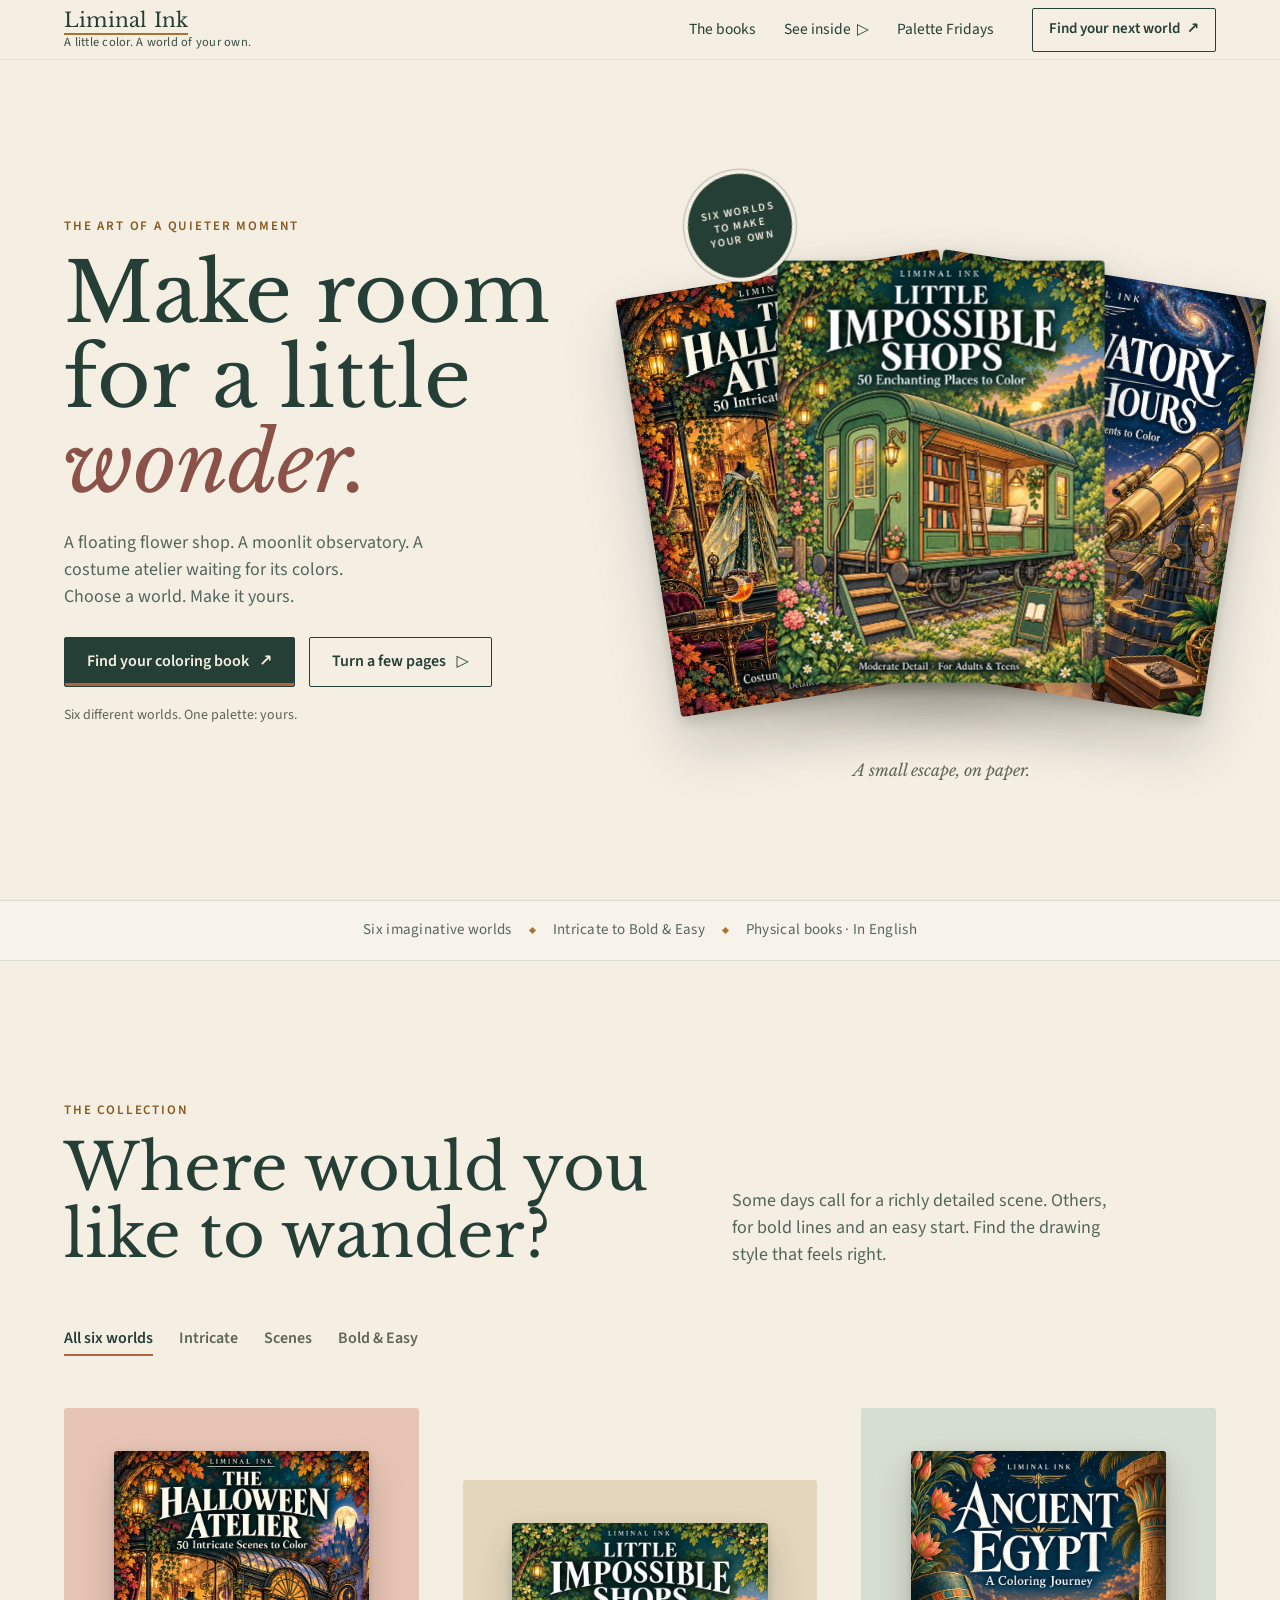
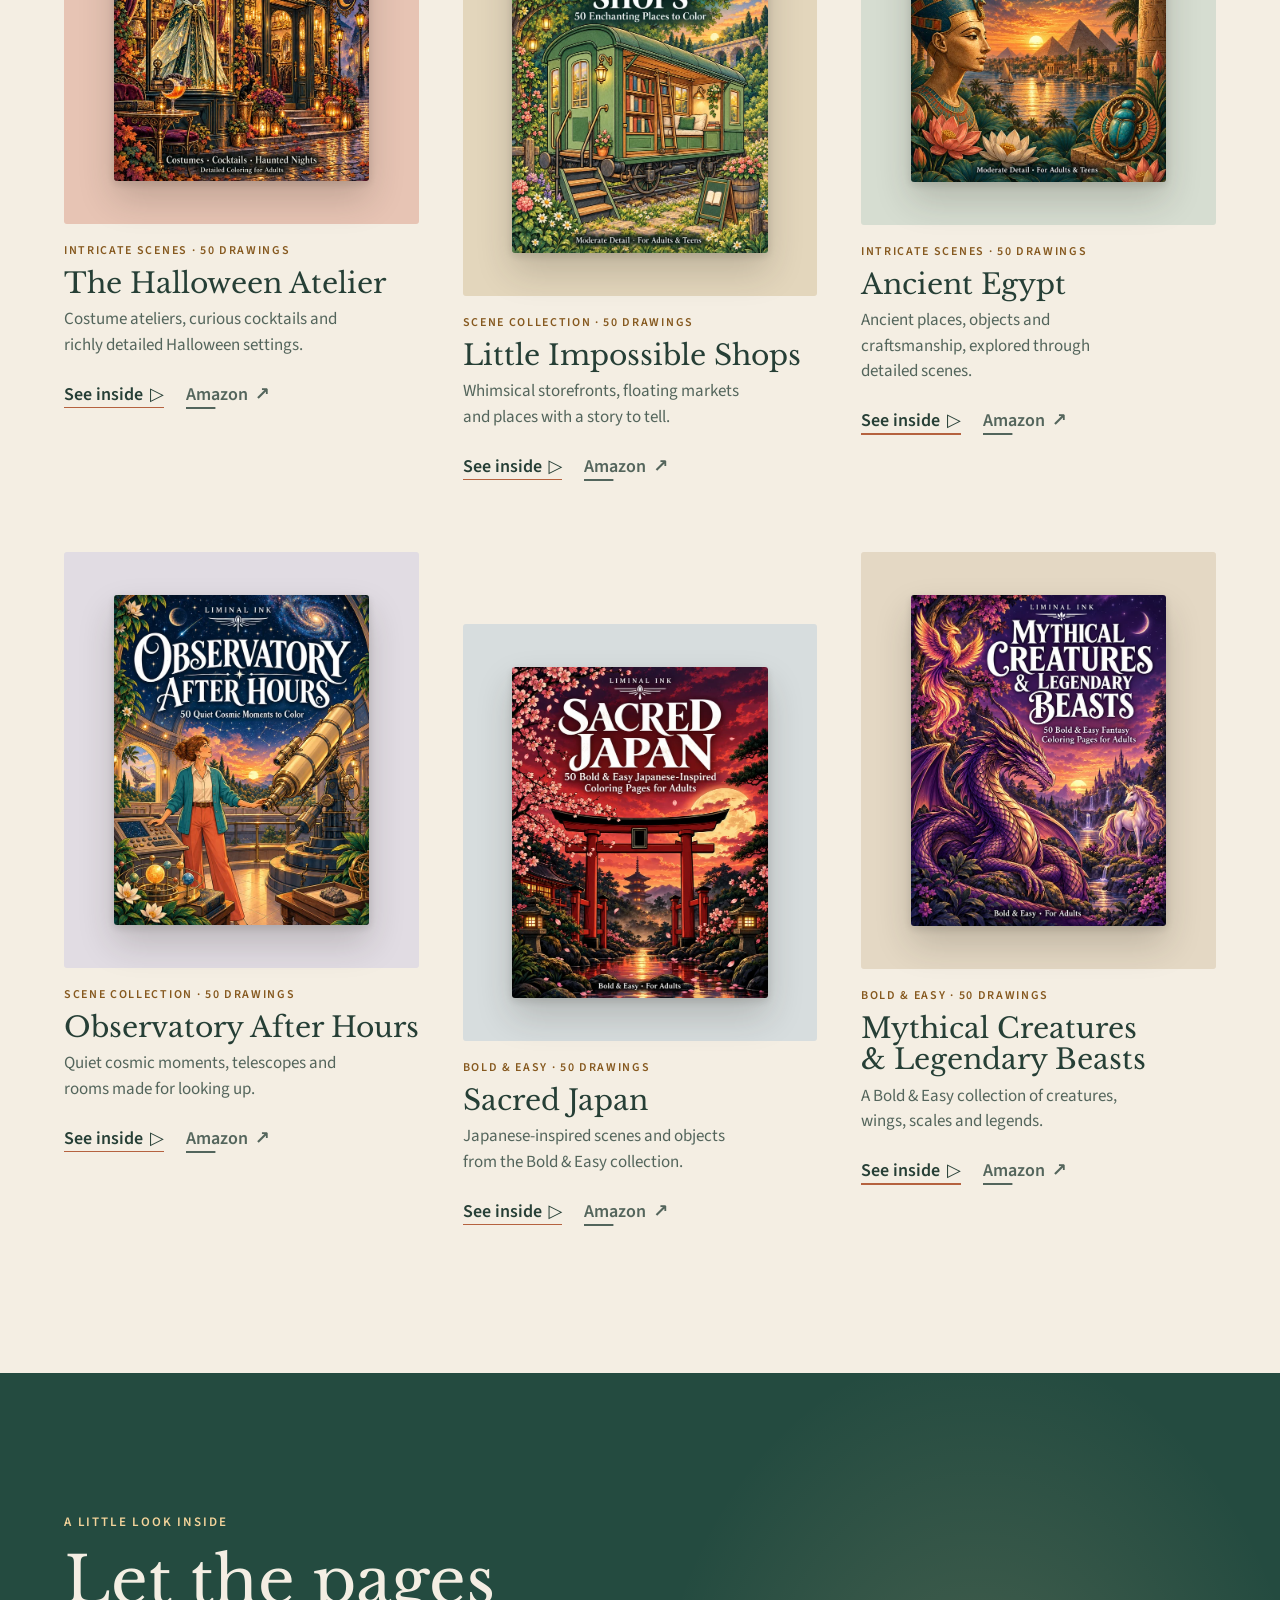
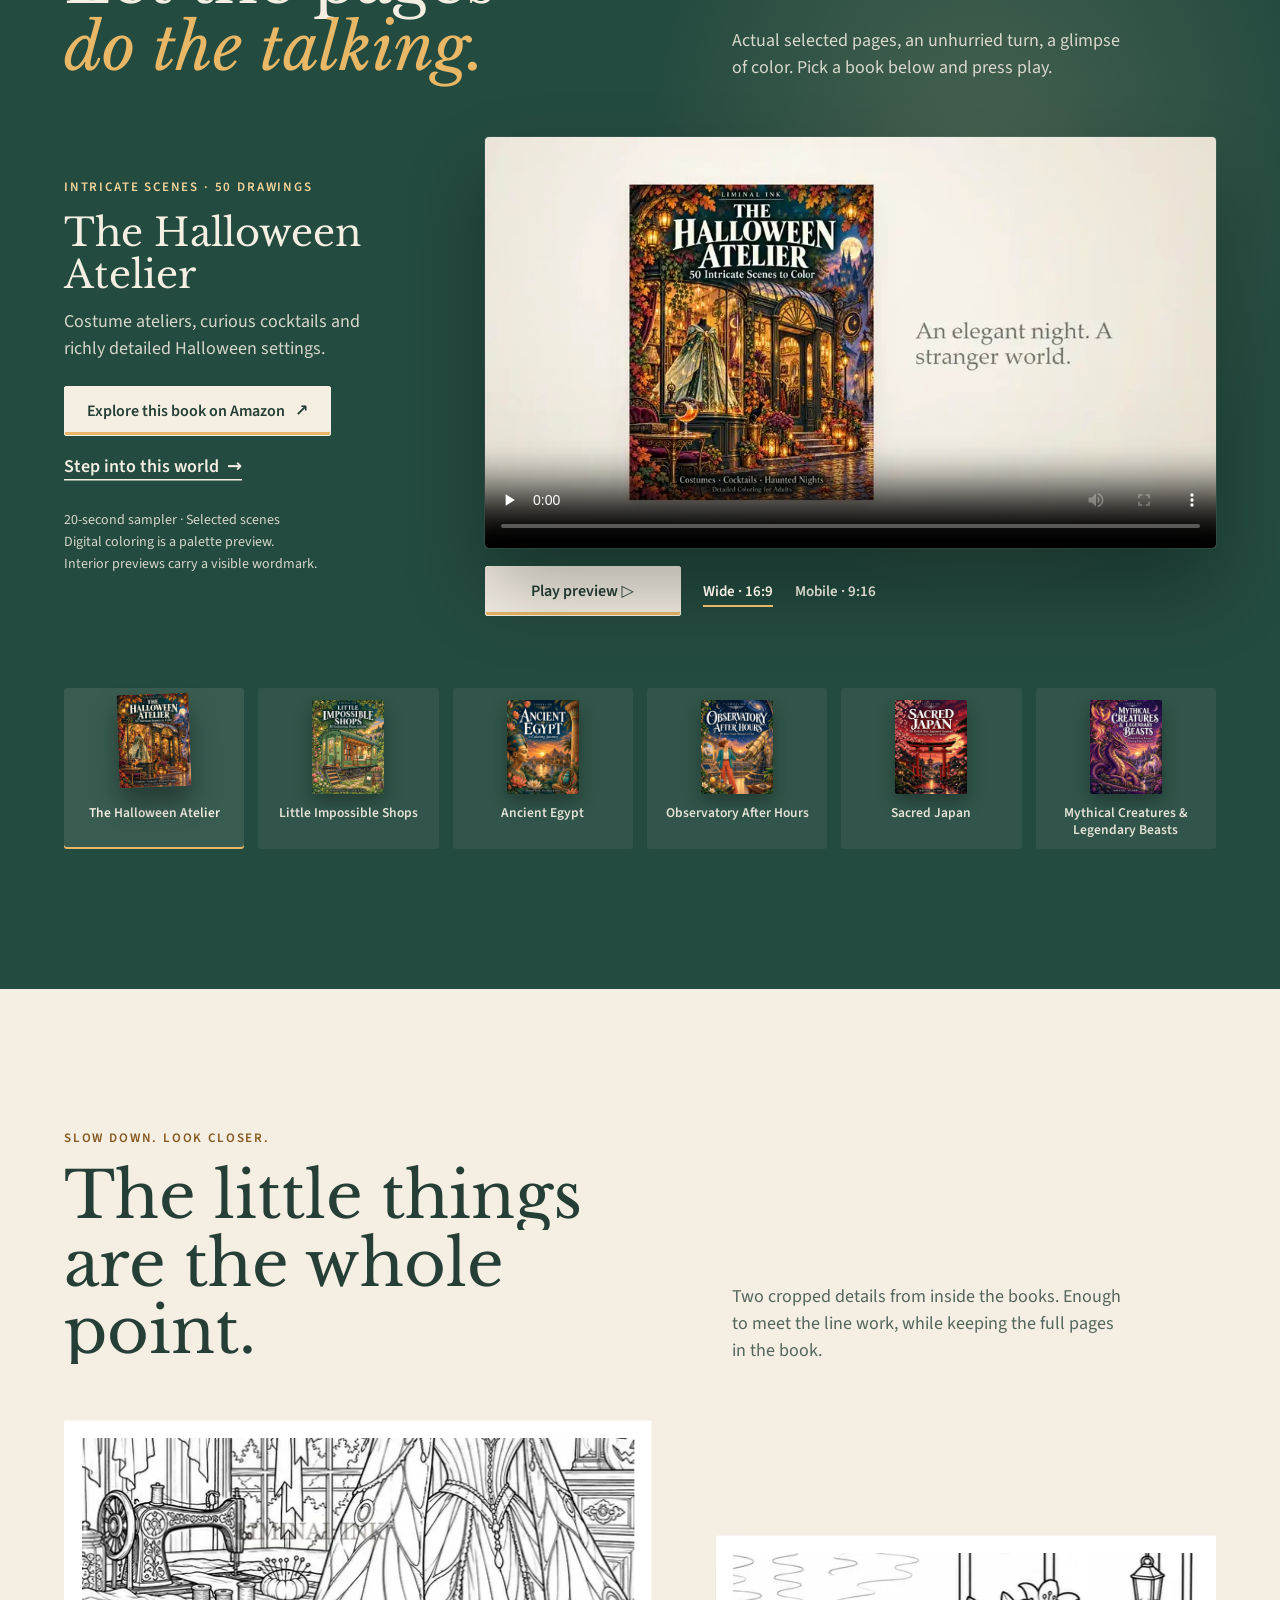
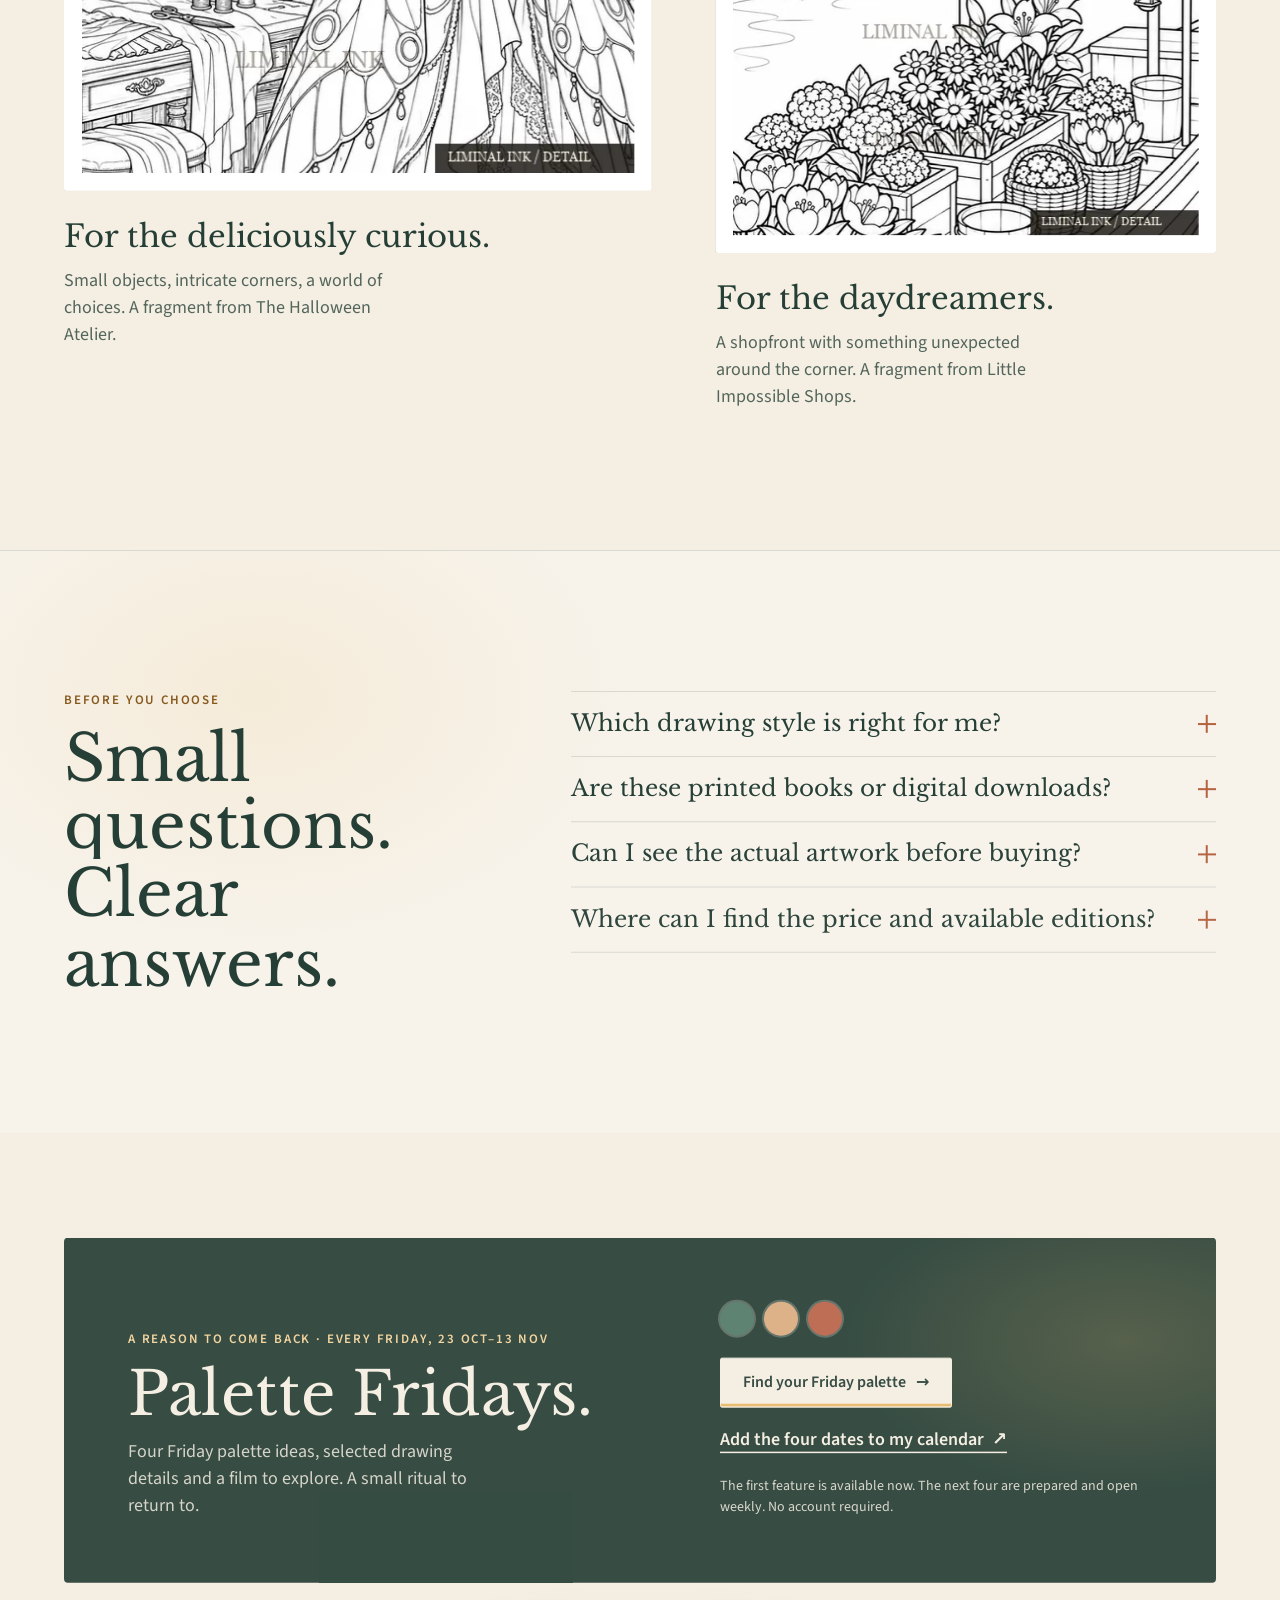
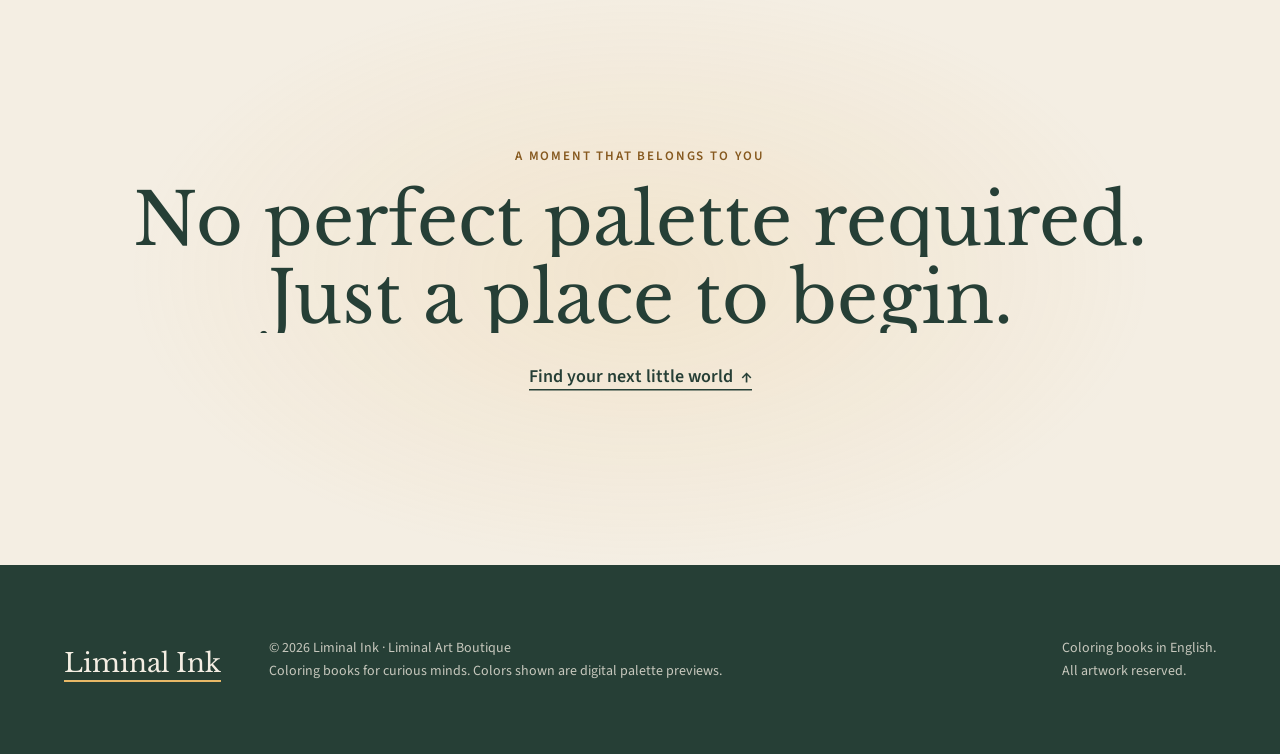
<file: index.html>
<!DOCTYPE html><html lang="en" data-world="liminal" data-plate="paper"><head><meta http-equiv="Content-Security-Policy" content="default-src 'self'; script-src 'self' 'sha256-0TLpeA8ycGn/SpeJORrvOEretN3fGrOyq8Wd6hAouoI=' 'sha256-QTxR9awcI0fq8hLQ11VXd2xd0vZiYYtmCPxhGq3dEY8=' 'sha256-YqTLR1lfehmkJPgEYJTdwLNemocXlHCnqPmhZUBnOm4=' 'sha256-ZPKOm0b8r0o4t9Vgq7p/GsRXXXKhFuejQhgu9c0NpgQ=' 'sha256-g+sd5nZrlUNdKwXebNC75Mh+u6dxzaI006Zu3uEdYN0=' 'sha256-tewOvYKFmhaXzghlCJZx+ixXpnJVD1TpZqEbj51exHo='; style-src 'self' 'unsafe-inline'; img-src 'self' data: blob:; media-src 'self' blob:; font-src 'self'; connect-src 'self' https://assets.mailerlite.com; worker-src 'self' blob:; manifest-src 'self'; object-src 'none'; base-uri 'self'; form-action 'self' https://assets.mailerlite.com"><meta name="referrer" content="strict-origin-when-cross-origin"><meta name="referrer" content="strict-origin-when-cross-origin"><meta charset="utf-8"><meta name="viewport" content="width=device-width, initial-scale=1, viewport-fit=cover"><title>Liminal Ink — A little color. A world of your own.</title><meta name="description" content="Choose a world to color. Six Liminal Ink coloring books, page-turn films, protected drawing details and clear collections for different levels of detail."><link rel="canonical" href="https://liminalartboutique.com/"><meta name="theme-color" content="#263f36"><meta property="og:type" content="website"><meta property="og:site_name" content="Liminal Ink"><meta property="og:title" content="Liminal Ink — A little color. A world of your own."><meta property="og:description" content="Choose a world to color. Six Liminal Ink coloring books, page-turn films, protected drawing details and clear collections for different levels of detail."><meta property="og:url" content="https://liminalartboutique.com/"><meta property="og:image" content="https://liminalartboutique.com/images/editorial-20261016/halloween.webp"><meta property="og:image:alt" content="The Halloween Atelier, front cover, by Liminal Ink."><meta property="og:locale" content="en_US"><meta name="twitter:card" content="summary"><meta name="twitter:title" content="Liminal Ink — A little color. A world of your own."><meta name="twitter:description" content="Choose a world to color. Six Liminal Ink coloring books, page-turn films, protected drawing details and clear collections for different levels of detail."><meta name="twitter:image" content="https://liminalartboutique.com/images/editorial-20261016/halloween.webp"><link rel="icon" href="/icon-32.png" sizes="32x32" type="image/png"><link rel="icon" href="/favicon.svg" type="image/svg+xml"><link rel="apple-touch-icon" href="/icon-apple-180.png"><link rel="preload" href="/fonts/baskerville-400.woff2" as="font" type="font/woff2" crossorigin><script>
      (function () { var d = document.documentElement, q = location.search; d.classList.add('js');
        if (/[?&]freeze(=|&|$)/.test(q)) d.classList.add('freeze'); if (/[?&]floor(=|&|$)/.test(q)) d.classList.add('floor'); })();
    </script><script type="application/ld+json">{"@context":"https://schema.org","@graph":[{"@type":"Organization","name":"Liminal Ink"},{"@type":"Book","name":"The Halloween Atelier: 50 Intricate Scenes to Color","author":{"@type":"Organization","name":"Liminal Ink"},"inLanguage":"en","bookFormat":"https://schema.org/Paperback","url":"https://www.amazon.com/dp/B0HMSD95YQ","description":"Costume ateliers, curious cocktails and richly detailed Halloween settings."},{"@type":"Book","name":"Little Impossible Shops: 50 Enchanting Places to Color","author":{"@type":"Organization","name":"Liminal Ink"},"inLanguage":"en","bookFormat":"https://schema.org/Paperback","url":"https://www.amazon.com/dp/B0HLZLWNFH","description":"Whimsical storefronts, floating markets and places with a story to tell."},{"@type":"Book","name":"Ancient Egypt: A Coloring Journey","author":{"@type":"Organization","name":"Liminal Ink"},"inLanguage":"en","bookFormat":"https://schema.org/Paperback","url":"https://www.amazon.com/dp/B0HMRK16YF","description":"Ancient places, objects and craftsmanship, explored through detailed scenes."},{"@type":"Book","name":"Observatory After Hours: 50 Quiet Cosmic Moments to Color","author":{"@type":"Organization","name":"Liminal Ink"},"inLanguage":"en","bookFormat":"https://schema.org/Paperback","url":"https://www.amazon.com/dp/B0H6WL6BK2","description":"Quiet cosmic moments, telescopes and rooms made for looking up."},{"@type":"Book","name":"Sacred Japan: 50 Bold & Easy Japanese-Inspired Coloring Pages for Adults","author":{"@type":"Organization","name":"Liminal Ink"},"inLanguage":"en","bookFormat":"https://schema.org/Paperback","url":"https://www.amazon.com/dp/B0H571ZMXL","description":"Japanese-inspired scenes and objects from the Bold & Easy collection."},{"@type":"Book","name":"Mythical Creatures & Legendary Beasts: 50 Bold & Easy Fantasy Coloring Pages for Adults","author":{"@type":"Organization","name":"Liminal Ink"},"inLanguage":"en","bookFormat":"https://schema.org/Paperback","url":"https://www.amazon.com/dp/B0H57CGC72","description":"A Bold & Easy collection of creatures, wings, scales and legends."}]}</script><link rel="stylesheet" href="/assets/Base.B4y2qLjW.css"><link rel="stylesheet" href="/assets/index.yWfKvZgb.css"></head><body><a class="skip" href="#main">Skip to content</a><header class="top" data-top><a class="mark" href="/" aria-label="Liminal Ink, home"><strong>Liminal Ink</strong><small>A little color. A world of your own.</small></a><button class="menu-btn" type="button" popovertarget="site-menu"><span>Menu</span><i aria-hidden="true"></i></button><div class="menu" id="site-menu" popover><nav aria-label="Main"><a href="/#books">The books</a><a href="/#watch">See inside <span aria-hidden="true">▷</span></a><a href="/friday.html">Palette Fridays</a></nav><a class="shop-link" href="/#books">Find your next world <span aria-hidden="true">↗</span></a></div></header><script type="module">var e=document.getElementById(`site-menu`);e?.addEventListener(`click`,t=>{t.target.closest(`a`)&&e.matches(`:popover-open`)&&e.hidePopover()});</script><main id="main" tabindex="-1"><section class="hero" aria-labelledby="hero-title" data-astro-cid-ge2uvauf><div class="bouquet" data-bouquet data-astro-cid-ge2uvauf><span class="seal" data-astro-cid-ge2uvauf>Six worlds<br data-astro-cid-ge2uvauf>to make<br data-astro-cid-ge2uvauf>your own</span><img class="c c1" src="/media/covers/halloween.webp" width="640" height="827" alt="The Halloween Atelier cover" fetchpriority="high" decoding="async" data-astro-cid-ge2uvauf><img class="c c3" src="/media/covers/observatory.webp" width="640" height="827" alt="Observatory After Hours cover" decoding="async" data-astro-cid-ge2uvauf><img class="c c2" src="/media/covers/shops.webp" width="640" height="827" alt="Little Impossible Shops cover" fetchpriority="high" decoding="async" data-astro-cid-ge2uvauf><span class="garden-caption" data-astro-cid-ge2uvauf>A small escape, on paper.</span></div><div class="hero-copy" data-astro-cid-ge2uvauf><p class="eyebrow h-in" style="--d: 0ms" data-astro-cid-ge2uvauf>The art of a quieter moment</p><h1 id="hero-title" data-astro-cid-ge2uvauf><span class="ln" data-astro-cid-ge2uvauf><span data-astro-cid-ge2uvauf>Make room</span></span> <span class="ln" data-astro-cid-ge2uvauf><span data-astro-cid-ge2uvauf>for a little</span></span> <span class="ln" data-astro-cid-ge2uvauf><span data-astro-cid-ge2uvauf><em data-astro-cid-ge2uvauf>wonder.</em></span></span></h1><p class="intro h-in" style="--d: 420ms" data-astro-cid-ge2uvauf>A floating flower shop. A moonlit observatory. A costume atelier waiting for its colors.<br data-astro-cid-ge2uvauf>Choose a world. Make it yours.</p><div class="buttons h-in" style="--d: 520ms" data-astro-cid-ge2uvauf><a class="button solid" href="#books" data-astro-cid-ge2uvauf>Find your coloring book <span aria-hidden="true" data-astro-cid-ge2uvauf>↗</span></a><a class="button" href="#watch" data-astro-cid-ge2uvauf>Turn a few pages <span aria-hidden="true" data-astro-cid-ge2uvauf>▷</span></a></div><p class="small h-in" style="--d: 600ms" data-astro-cid-ge2uvauf>Six different worlds. One palette: yours.</p></div></section><div class="value-strip" aria-label="About the collection" data-astro-cid-ogjphvub><span data-rise data-astro-cid-ogjphvub>Six imaginative worlds</span><span data-rise data-astro-cid-ogjphvub>Intricate to Bold &amp; Easy</span><span data-rise data-astro-cid-ogjphvub>Physical books · In English</span></div><section class="section collection" id="books" aria-labelledby="books-title" data-astro-cid-ogjphvub><div class="wrap" data-astro-cid-ogjphvub><div class="section-head" data-astro-cid-ogjphvub><div data-astro-cid-ogjphvub><p class="eyebrow" data-astro-cid-ogjphvub>The collection</p><h2 id="books-title" data-reveal data-astro-cid-ogjphvub>Where would you<br data-astro-cid-ogjphvub>like to wander?</h2></div><p data-rise data-astro-cid-ogjphvub>Some days call for a richly detailed scene. Others, for bold lines and an easy start. Find the drawing style that feels right.</p></div><div class="filters" role="group" aria-label="Filter by drawing style" data-needs-js data-astro-cid-ogjphvub><button type="button" aria-pressed="true" data-filter="all" data-astro-cid-ogjphvub>All six worlds</button><button type="button" aria-pressed="false" data-filter="intricate" data-astro-cid-ogjphvub>Intricate</button><button type="button" aria-pressed="false" data-filter="scene" data-astro-cid-ogjphvub>Scenes</button><button type="button" aria-pressed="false" data-filter="easy" data-astro-cid-ogjphvub>Bold &amp; Easy</button></div><span class="sr-only" id="filter-status" aria-live="polite" data-astro-cid-ogjphvub>6 books shown</span><div class="catalog" data-idle data-astro-cid-ogjphvub><article class="book" data-style="intricate" data-book="halloween" style="--tile:#e7c4b4" data-astro-cid-ogjphvub><a class="book-cover" href="/halloween/" aria-label="See inside The Halloween Atelier" tabindex="-1" data-astro-cid-ogjphvub><img src="/media/covers/halloween.webp" width="640" height="827" loading="lazy" decoding="async" alt="The Halloween Atelier — current front cover" style="view-transition-name: cover-halloween" data-astro-cid-ogjphvub></a><div class="book-text" data-astro-cid-ogjphvub><span class="eyebrow" data-astro-cid-ogjphvub>Intricate scenes · 50 drawings</span><h3 data-astro-cid-ogjphvub>The Halloween Atelier</h3><p data-astro-cid-ogjphvub>Costume ateliers, curious cocktails and richly detailed Halloween settings.</p><div class="card-actions" data-astro-cid-ogjphvub><a class="see" href="/halloween/" aria-label="See inside The Halloween Atelier" data-astro-cid-ogjphvub>See inside <span aria-hidden="true" data-astro-cid-ogjphvub>▷</span></a><a class="buy" href="https://www.amazon.com/dp/B0HMSD95YQ" aria-label="The Halloween Atelier on Amazon" data-astro-cid-ogjphvub>Amazon <span aria-hidden="true" data-astro-cid-ogjphvub>↗</span></a></div></div></article><article class="book" data-style="scene" data-book="shops" style="--tile:#e3d6bc" data-astro-cid-ogjphvub><a class="book-cover" href="/shops/" aria-label="See inside Little Impossible Shops" tabindex="-1" data-astro-cid-ogjphvub><img src="/media/covers/shops.webp" width="640" height="827" loading="lazy" decoding="async" alt="Little Impossible Shops — current front cover" style="view-transition-name: cover-shops" data-astro-cid-ogjphvub></a><div class="book-text" data-astro-cid-ogjphvub><span class="eyebrow" data-astro-cid-ogjphvub>Scene collection · 50 drawings</span><h3 data-astro-cid-ogjphvub>Little Impossible Shops</h3><p data-astro-cid-ogjphvub>Whimsical storefronts, floating markets and places with a story to tell.</p><div class="card-actions" data-astro-cid-ogjphvub><a class="see" href="/shops/" aria-label="See inside Little Impossible Shops" data-astro-cid-ogjphvub>See inside <span aria-hidden="true" data-astro-cid-ogjphvub>▷</span></a><a class="buy" href="https://www.amazon.com/dp/B0HLZLWNFH" aria-label="Little Impossible Shops on Amazon" data-astro-cid-ogjphvub>Amazon <span aria-hidden="true" data-astro-cid-ogjphvub>↗</span></a></div></div></article><article class="book" data-style="intricate" data-book="egypt" style="--tile:#d6ddd1" data-astro-cid-ogjphvub><a class="book-cover" href="#watch" aria-label="Watch selected pages from Ancient Egypt" data-choose-film="egypt" data-play tabindex="-1" data-astro-cid-ogjphvub><img src="/media/covers/egypt.webp" width="640" height="827" loading="lazy" decoding="async" alt="Ancient Egypt — current front cover" style="view-transition-name: cover-egypt" data-astro-cid-ogjphvub></a><div class="book-text" data-astro-cid-ogjphvub><span class="eyebrow" data-astro-cid-ogjphvub>Intricate scenes · 50 drawings</span><h3 data-astro-cid-ogjphvub>Ancient Egypt</h3><p data-astro-cid-ogjphvub>Ancient places, objects and craftsmanship, explored through detailed scenes.</p><div class="card-actions" data-astro-cid-ogjphvub><a class="see" href="#watch" aria-label="Watch selected pages from Ancient Egypt" data-choose-film="egypt" data-play data-astro-cid-ogjphvub>See inside <span aria-hidden="true" data-astro-cid-ogjphvub>▷</span></a><a class="buy" href="https://www.amazon.com/dp/B0HMRK16YF" aria-label="Ancient Egypt on Amazon" data-astro-cid-ogjphvub>Amazon <span aria-hidden="true" data-astro-cid-ogjphvub>↗</span></a></div></div></article><article class="book" data-style="scene" data-book="observatory" style="--tile:#e1dce3" data-astro-cid-ogjphvub><a class="book-cover" href="/observatory/" aria-label="See inside Observatory After Hours" tabindex="-1" data-astro-cid-ogjphvub><img src="/media/covers/observatory.webp" width="640" height="827" loading="lazy" decoding="async" alt="Observatory After Hours — current front cover" style="view-transition-name: cover-observatory" data-astro-cid-ogjphvub></a><div class="book-text" data-astro-cid-ogjphvub><span class="eyebrow" data-astro-cid-ogjphvub>Scene collection · 50 drawings</span><h3 data-astro-cid-ogjphvub>Observatory After Hours</h3><p data-astro-cid-ogjphvub>Quiet cosmic moments, telescopes and rooms made for looking up.</p><div class="card-actions" data-astro-cid-ogjphvub><a class="see" href="/observatory/" aria-label="See inside Observatory After Hours" data-astro-cid-ogjphvub>See inside <span aria-hidden="true" data-astro-cid-ogjphvub>▷</span></a><a class="buy" href="https://www.amazon.com/dp/B0H6WL6BK2" aria-label="Observatory After Hours on Amazon" data-astro-cid-ogjphvub>Amazon <span aria-hidden="true" data-astro-cid-ogjphvub>↗</span></a></div></div></article><article class="book" data-style="easy" data-book="sacred-japan" style="--tile:#d7ddde" data-astro-cid-ogjphvub><a class="book-cover" href="/sacred-japan/" aria-label="See inside Sacred Japan" tabindex="-1" data-astro-cid-ogjphvub><img src="/media/covers/sacred-japan.webp" width="640" height="827" loading="lazy" decoding="async" alt="Sacred Japan — current front cover" style="view-transition-name: cover-sacred-japan" data-astro-cid-ogjphvub></a><div class="book-text" data-astro-cid-ogjphvub><span class="eyebrow" data-astro-cid-ogjphvub>Bold &amp; Easy · 50 drawings</span><h3 data-astro-cid-ogjphvub>Sacred Japan</h3><p data-astro-cid-ogjphvub>Japanese-inspired scenes and objects from the Bold &amp; Easy collection.</p><div class="card-actions" data-astro-cid-ogjphvub><a class="see" href="/sacred-japan/" aria-label="See inside Sacred Japan" data-astro-cid-ogjphvub>See inside <span aria-hidden="true" data-astro-cid-ogjphvub>▷</span></a><a class="buy" href="https://www.amazon.com/dp/B0H571ZMXL" aria-label="Sacred Japan on Amazon" data-astro-cid-ogjphvub>Amazon <span aria-hidden="true" data-astro-cid-ogjphvub>↗</span></a></div></div></article><article class="book" data-style="easy" data-book="mythical-creatures" style="--tile:#e4d8c4" data-astro-cid-ogjphvub><a class="book-cover" href="/mythical/" aria-label="See inside Mythical Creatures &amp; Legendary Beasts" tabindex="-1" data-astro-cid-ogjphvub><img src="/media/covers/mythical-creatures.webp" width="640" height="827" loading="lazy" decoding="async" alt="Mythical Creatures &amp; Legendary Beasts — current front cover" style="view-transition-name: cover-mythical" data-astro-cid-ogjphvub></a><div class="book-text" data-astro-cid-ogjphvub><span class="eyebrow" data-astro-cid-ogjphvub>Bold &amp; Easy · 50 drawings</span><h3 data-astro-cid-ogjphvub>Mythical Creatures &amp; Legendary Beasts</h3><p data-astro-cid-ogjphvub>A Bold &amp; Easy collection of creatures, wings, scales and legends.</p><div class="card-actions" data-astro-cid-ogjphvub><a class="see" href="/mythical/" aria-label="See inside Mythical Creatures &amp; Legendary Beasts" data-astro-cid-ogjphvub>See inside <span aria-hidden="true" data-astro-cid-ogjphvub>▷</span></a><a class="buy" href="https://www.amazon.com/dp/B0H57CGC72" aria-label="Mythical Creatures &amp; Legendary Beasts on Amazon" data-astro-cid-ogjphvub>Amazon <span aria-hidden="true" data-astro-cid-ogjphvub>↗</span></a></div></div></article></div></div></section><script type="module" src="/assets/Collection.astro_astro_type_script_index_0_lang.DjfA1dLV.js"></script><section class="section cinema" id="watch" data-ground="dark" data-ground-color="#244b40" style="--cinema:#244b40" aria-labelledby="watch-title" data-astro-cid-xhmjqd5u><div class="glow" aria-hidden="true" data-idle data-astro-cid-xhmjqd5u></div><div class="wrap" data-astro-cid-xhmjqd5u><div class="section-head" data-astro-cid-xhmjqd5u><div data-astro-cid-xhmjqd5u><p class="eyebrow" data-astro-cid-xhmjqd5u>A little look inside</p><h2 id="watch-title" data-reveal data-astro-cid-xhmjqd5u>Let the pages<br data-astro-cid-xhmjqd5u><em data-astro-cid-xhmjqd5u>do the talking.</em></h2></div><p data-rise data-astro-cid-xhmjqd5u>Actual selected pages, an unhurried turn, a glimpse of color. Pick a book below and press play.</p></div><div class="film-grid" data-astro-cid-xhmjqd5u><div class="film-copy" data-film-copy data-astro-cid-xhmjqd5u><p class="eyebrow" id="film-style" data-astro-cid-xhmjqd5u>Intricate scenes · 50 drawings</p><h3 id="film-title" data-astro-cid-xhmjqd5u>The Halloween Atelier</h3><p id="film-description" data-astro-cid-xhmjqd5u>Costume ateliers, curious cocktails and richly detailed Halloween settings.</p><div class="film-actions" data-astro-cid-xhmjqd5u><a class="button solid" href="https://www.amazon.com/dp/B0HMSD95YQ" id="film-buy" data-astro-cid-xhmjqd5u>Explore this book on Amazon <span aria-hidden="true" data-astro-cid-xhmjqd5u>↗</span></a><a class="textlink" href="/halloween/" id="film-world" data-astro-cid-xhmjqd5u>Step into this world <span aria-hidden="true" data-astro-cid-xhmjqd5u>→</span></a></div><p class="small" data-astro-cid-xhmjqd5u>20-second sampler · Selected scenes<br data-astro-cid-xhmjqd5u>Digital coloring is a palette preview.<br data-astro-cid-xhmjqd5u>Interior previews carry a visible wordmark.</p></div><div class="film-col" data-astro-cid-xhmjqd5u><div class="film-stage" data-stage data-astro-cid-xhmjqd5u><video id="book-film" class="film" controls playsinline preload="none" width="960" height="540" poster="/media/posters/halloween-poster.webp" aria-label="The Halloween Atelier — selected pages film" data-astro-cid-xhmjqd5u><source src="/media/films/halloween-landscape.mp4" type="video/mp4" data-astro-cid-xhmjqd5u><p data-astro-cid-xhmjqd5u>Your browser cannot play this preview.</p></video></div><div class="format-switch" role="group" aria-label="Preview format" data-needs-js data-astro-cid-xhmjqd5u><button class="button solid" id="play-preview" type="button" data-astro-cid-xhmjqd5u>Play preview ▷</button><button class="fmt" type="button" aria-pressed="true" data-format="landscape" data-astro-cid-xhmjqd5u>Wide · 16:9</button><button class="fmt" type="button" aria-pressed="false" data-format="portrait" data-astro-cid-xhmjqd5u>Mobile · 9:16</button></div></div></div><div class="film-choices" role="group" aria-label="Choose a book preview" data-needs-js data-astro-cid-xhmjqd5u><button type="button" aria-pressed="true" data-choose-film="halloween" aria-label="Choose film: The Halloween Atelier" style="--tile:#e7c4b4" data-astro-cid-xhmjqd5u><img src="/media/covers/halloween.webp" width="90" height="116" loading="lazy" decoding="async" alt="" data-astro-cid-xhmjqd5u><span data-astro-cid-xhmjqd5u>The Halloween Atelier</span></button><button type="button" aria-pressed="false" data-choose-film="shops" aria-label="Choose film: Little Impossible Shops" style="--tile:#e3d6bc" data-astro-cid-xhmjqd5u><img src="/media/covers/shops.webp" width="90" height="116" loading="lazy" decoding="async" alt="" data-astro-cid-xhmjqd5u><span data-astro-cid-xhmjqd5u>Little Impossible Shops</span></button><button type="button" aria-pressed="false" data-choose-film="egypt" aria-label="Choose film: Ancient Egypt" style="--tile:#d6ddd1" data-astro-cid-xhmjqd5u><img src="/media/covers/egypt.webp" width="90" height="116" loading="lazy" decoding="async" alt="" data-astro-cid-xhmjqd5u><span data-astro-cid-xhmjqd5u>Ancient Egypt</span></button><button type="button" aria-pressed="false" data-choose-film="observatory" aria-label="Choose film: Observatory After Hours" style="--tile:#e1dce3" data-astro-cid-xhmjqd5u><img src="/media/covers/observatory.webp" width="90" height="116" loading="lazy" decoding="async" alt="" data-astro-cid-xhmjqd5u><span data-astro-cid-xhmjqd5u>Observatory After Hours</span></button><button type="button" aria-pressed="false" data-choose-film="sacred-japan" aria-label="Choose film: Sacred Japan" style="--tile:#d7ddde" data-astro-cid-xhmjqd5u><img src="/media/covers/sacred-japan.webp" width="90" height="116" loading="lazy" decoding="async" alt="" data-astro-cid-xhmjqd5u><span data-astro-cid-xhmjqd5u>Sacred Japan</span></button><button type="button" aria-pressed="false" data-choose-film="mythical-creatures" aria-label="Choose film: Mythical Creatures &amp; Legendary Beasts" style="--tile:#e4d8c4" data-astro-cid-xhmjqd5u><img src="/media/covers/mythical-creatures.webp" width="90" height="116" loading="lazy" decoding="async" alt="" data-astro-cid-xhmjqd5u><span data-astro-cid-xhmjqd5u>Mythical Creatures &amp; Legendary Beasts</span></button></div><noscript><p class="small noscript-films" data-astro-cid-xhmjqd5u>Open a film directly:<a href="/media/films/halloween-landscape.mp4" data-astro-cid-xhmjqd5u>The Halloween Atelier</a> · <a href="/media/films/shops-landscape.mp4" data-astro-cid-xhmjqd5u>Little Impossible Shops</a> · <a href="/media/films/egypt-landscape.mp4" data-astro-cid-xhmjqd5u>Ancient Egypt</a> · <a href="/media/films/observatory-landscape.mp4" data-astro-cid-xhmjqd5u>Observatory After Hours</a> · <a href="/media/films/sacred-japan-landscape.mp4" data-astro-cid-xhmjqd5u>Sacred Japan</a> · <a href="/media/films/mythical-creatures-landscape.mp4" data-astro-cid-xhmjqd5u>Mythical Creatures &amp; Legendary Beasts</a></p></noscript><p class="sr-only" id="film-status" aria-live="polite" data-astro-cid-xhmjqd5u></p></div></section><script id="film-data" type="application/json">{"halloween":{"title":"The Halloween Atelier","description":"Costume ateliers, curious cocktails and richly detailed Halloween settings.","url":"https://www.amazon.com/dp/B0HMSD95YQ","style":"Intricate scenes","color":"#244b40","world":"/halloween/"},"shops":{"title":"Little Impossible Shops","description":"Whimsical storefronts, floating markets and places with a story to tell.","url":"https://www.amazon.com/dp/B0HLZLWNFH","style":"Scene collection","color":"#385c60","world":"/shops/"},"egypt":{"title":"Ancient Egypt","description":"Ancient places, objects and craftsmanship, explored through detailed scenes.","url":"https://www.amazon.com/dp/B0HMRK16YF","style":"Intricate scenes","color":"#68543b","world":null},"observatory":{"title":"Observatory After Hours","description":"Quiet cosmic moments, telescopes and rooms made for looking up.","url":"https://www.amazon.com/dp/B0H6WL6BK2","style":"Scene collection","color":"#283e55","world":"/observatory/"},"sacred-japan":{"title":"Sacred Japan","description":"Japanese-inspired scenes and objects from the Bold & Easy collection.","url":"https://www.amazon.com/dp/B0H571ZMXL","style":"Bold & Easy","color":"#64544c","world":"/sacred-japan/"},"mythical-creatures":{"title":"Mythical Creatures & Legendary Beasts","description":"A Bold & Easy collection of creatures, wings, scales and legends.","url":"https://www.amazon.com/dp/B0H57CGC72","style":"Bold & Easy","color":"#4b5267","world":"/mythical/"}}</script><script type="module">var e=JSON.parse(document.getElementById(`film-data`).textContent||`{}`),t=document.getElementById(`watch`),n=document.getElementById(`book-film`),r=t.querySelector(`[data-stage]`),i=document.getElementById(`play-preview`),a=e=>document.getElementById(e),o=()=>matchMedia(`(prefers-reduced-motion: reduce)`).matches,s=`halloween`,c=innerWidth/innerHeight<.9?`portrait`:`landscape`,l=e=>`/media/films/${e}-${c}.mp4`,u=e=>c===`portrait`?`/media/posters/${e}-portrait-poster.webp`:`/media/posters/${e}-poster.webp`;function d(){i.textContent=n.paused?`Play preview ▷`:`Pause preview Ⅱ`}i.addEventListener(`click`,()=>{n.paused?n.play().catch(()=>{i.textContent=`Use the video controls to play`}):n.pause()}),[`loadedmetadata`,`timeupdate`,`pause`,`play`,`error`,`ended`].forEach(e=>n.addEventListener(e,()=>{n.dataset.playbackTime=n.currentTime.toFixed(1),n.dataset.duration=String(n.duration),n.dataset.state=n.error?`error`:n.paused?`paused`:`playing`,d()}));function f(){r.classList.toggle(`vertical`,c===`portrait`),n.classList.toggle(`vertical`,c===`portrait`),n.width=c===`portrait`?480:960,n.height=c===`portrait`?854:540,document.querySelectorAll(`[data-format]`).forEach(e=>e.setAttribute(`aria-pressed`,String(e.dataset.format===c)))}function p(r,c={}){let d=e[r];if(!d)return;let f=r!==s;s=r,n.pause(),n.src=l(r),n.poster=u(r),n.setAttribute(`aria-label`,`${d.title} — selected pages film`),n.load(),a(`film-title`).textContent=d.title,a(`film-description`).textContent=d.description,a(`film-style`).textContent=`${d.style} · 50 drawings`,a(`film-buy`).href=d.url;let p=a(`film-world`);p.hidden=!d.world,d.world&&(p.href=d.world),t.style.setProperty(`--cinema`,d.color),t.dataset.groundColor=d.color,dispatchEvent(new Event(`ground:refresh`)),document.querySelectorAll(`.film-choices [data-choose-film]`).forEach(e=>e.setAttribute(`aria-pressed`,String(e.dataset.chooseFilm===r))),c.quiet||(a(`film-status`).textContent=`Now showing: ${d.title}`),t.dispatchEvent(new CustomEvent(`film:change`,{detail:{id:r,changed:f}})),c.scroll&&t.scrollIntoView({behavior:o()?`instant`:`smooth`,block:`start`}),c.autoplay&&n.play().catch(()=>{i.textContent=`Use the video controls to play`})}document.querySelectorAll(`[data-choose-film]`).forEach(e=>e.addEventListener(`click`,t=>{t.preventDefault(),p(e.dataset.chooseFilm,{scroll:e.closest(`#watch`)===null,autoplay:e.hasAttribute(`data-play`)})})),document.querySelectorAll(`[data-format]`).forEach(e=>e.addEventListener(`click`,()=>{let t=e.dataset.format;t!==c&&(c=t,f(),p(s,{quiet:!0}))})),new IntersectionObserver(([e])=>{!e.isIntersecting&&!n.paused&&n.pause()},{threshold:0}).observe(n),c===`portrait`&&(f(),p(s,{quiet:!0}));</script><section class="section closer" id="details" aria-labelledby="details-title" data-astro-cid-cwmeahdg><div class="wrap" data-astro-cid-cwmeahdg><div class="section-head" data-astro-cid-cwmeahdg><div data-astro-cid-cwmeahdg><p class="eyebrow" data-astro-cid-cwmeahdg>Slow down. Look closer.</p><h2 id="details-title" data-reveal data-astro-cid-cwmeahdg>The little things<br data-astro-cid-cwmeahdg>are the whole point.</h2></div><p data-rise data-astro-cid-cwmeahdg>Two cropped details from inside the books. Enough to meet the line work, while keeping the full pages in the book.</p></div><div class="details-grid" data-idle data-astro-cid-cwmeahdg><article data-astro-cid-cwmeahdg><div class="frame" data-unveil data-astro-cid-cwmeahdg><img class="detail-image" src="/images/editorial-20261016/halloween-detail.webp" width="560" height="340" loading="lazy" decoding="async" alt="Cropped and watermarked intricate Halloween drawing detail" data-astro-cid-cwmeahdg></div><h3 data-astro-cid-cwmeahdg>For the deliciously curious.</h3><p data-astro-cid-cwmeahdg>Small objects, intricate corners, a world of choices. A fragment from The Halloween Atelier.</p></article><article data-astro-cid-cwmeahdg><div class="frame" data-unveil data-astro-cid-cwmeahdg><img class="detail-image" src="/images/editorial-20261016/shops-detail.webp" width="560" height="340" loading="lazy" decoding="async" alt="Cropped and watermarked Little Impossible Shops line-art detail" data-astro-cid-cwmeahdg></div><h3 data-astro-cid-cwmeahdg>For the daydreamers.</h3><p data-astro-cid-cwmeahdg>A shopfront with something unexpected around the corner. A fragment from Little Impossible Shops.</p></article></div></div></section><section class="section faq" id="questions" aria-labelledby="faq-title" data-idle data-astro-cid-hemr5th4><div class="wrap faq-in" data-astro-cid-hemr5th4><div class="faq-head" data-astro-cid-hemr5th4><p class="eyebrow" data-astro-cid-hemr5th4>Before you choose</p><h2 id="faq-title" data-reveal data-astro-cid-hemr5th4>Small questions.<br data-astro-cid-hemr5th4>Clear answers.</h2></div><div class="faq-list" data-astro-cid-hemr5th4><details data-rise data-astro-cid-hemr5th4><summary data-astro-cid-hemr5th4><span data-astro-cid-hemr5th4>Which drawing style is right for me?</span><i aria-hidden="true" data-astro-cid-hemr5th4></i></summary><p data-astro-cid-hemr5th4>Intricate scenes contain smaller details for a longer session. Scene collections focus on places and stories. Bold &amp; Easy offers simpler shapes and bolder outlines. Use the filters and films to compare.</p></details><details data-rise data-astro-cid-hemr5th4><summary data-astro-cid-hemr5th4><span data-astro-cid-hemr5th4>Are these printed books or digital downloads?</span><i aria-hidden="true" data-astro-cid-hemr5th4></i></summary><p data-astro-cid-hemr5th4>These are physical paperbacks, sold on Amazon. This site offers selected previews, not downloadable coloring interiors.</p></details><details data-rise data-astro-cid-hemr5th4><summary data-astro-cid-hemr5th4><span data-astro-cid-hemr5th4>Can I see the actual artwork before buying?</span><i aria-hidden="true" data-astro-cid-hemr5th4></i></summary><p data-astro-cid-hemr5th4>Yes. Choose a book in the film player to see selected real pages. The two details below the player are cropped and visibly watermarked. Digital colors in a film are a palette preview.</p></details><details data-rise data-astro-cid-hemr5th4><summary data-astro-cid-hemr5th4><span data-astro-cid-hemr5th4>Where can I find the price and available editions?</span><i aria-hidden="true" data-astro-cid-hemr5th4></i></summary><p data-astro-cid-hemr5th4>Use the Amazon link for the book you like. Current prices, delivery and availability depend on your marketplace.</p></details></div></div></section><section class="wrap return" aria-labelledby="fridays-title" data-astro-cid-2y5dzvxi><div class="return-card on-dark" data-rise data-astro-cid-2y5dzvxi><div data-astro-cid-2y5dzvxi><p class="eyebrow" data-astro-cid-2y5dzvxi>A reason to come back · Every Friday, 23 Oct–13 Nov</p><h2 id="fridays-title" data-astro-cid-2y5dzvxi>Palette Fridays.</h2><p data-astro-cid-2y5dzvxi>Four Friday palette ideas, selected drawing details and a film to explore. A small ritual to return to.</p></div><div data-astro-cid-2y5dzvxi><div class="swatch-row" aria-hidden="true" data-astro-cid-2y5dzvxi><i style="--c:#527a69" data-astro-cid-2y5dzvxi></i><i style="--c:#dcad80" data-astro-cid-2y5dzvxi></i><i style="--c:#b96349" data-astro-cid-2y5dzvxi></i></div><div class="return-actions" data-astro-cid-2y5dzvxi><a class="button solid" href="/friday.html" data-astro-cid-2y5dzvxi>Find your Friday palette <span aria-hidden="true" data-astro-cid-2y5dzvxi>→</span></a><a class="textlink" download href="/fridays.ics" data-astro-cid-2y5dzvxi>Add the four dates to my calendar <span aria-hidden="true" data-astro-cid-2y5dzvxi>↗</span></a></div><p class="small" data-astro-cid-2y5dzvxi>The first feature is available now. The next four are prepared and open weekly. No account required.</p></div></div></section><section class="end-note" aria-labelledby="end-title" data-idle data-astro-cid-2y5dzvxi><p class="eyebrow" data-astro-cid-2y5dzvxi>A moment that belongs to you</p><h2 id="end-title" data-reveal data-astro-cid-2y5dzvxi>No perfect palette required.<br data-astro-cid-2y5dzvxi>Just a place to begin.</h2><a class="textlink" href="#books" data-astro-cid-2y5dzvxi>Find your next little world <span aria-hidden="true" data-astro-cid-2y5dzvxi>↑</span></a></section><script type="module" src="/assets/Motion.astro_astro_type_script_index_0_lang.DzEzoZqa.js"></script></main><footer class="foot" data-ground="dark"><div class="foot-in"><span class="foot-brand">Liminal Ink</span><span>© 2026 Liminal Ink · Liminal Art Boutique<br>Coloring books for curious minds. Colors shown are digital palette previews.</span><span>Coloring books in English.<br>All artwork reserved.</span></div></footer><aside class="nl" data-nl data-live="0" hidden role="dialog" aria-modal="false" aria-labelledby="nl-title"><button class="nl-close" type="button" data-nl-close aria-label="Not now">Not now <span aria-hidden="true">×</span></button><p class="nl-eyebrow">Palette Fridays</p><h2 id="nl-title" class="nl-title">A palette in your inbox, every Friday.</h2><p class="nl-text">One small color idea for the page you're on. Nothing to buy, no spam.</p><form class="nl-form" action="https://assets.mailerlite.com/jsonp/2191485/forms/201616963491857639/subscribe" method="post" target="_blank" rel="noopener" data-nl-form><input type="hidden" name="fields[signup_source]" value="popup" data-nl-source><input type="hidden" name="ml-submit" value="1"><input type="hidden" name="anticsrf" value="true"><label class="nl-field"><span class="sr-only">Email address</span><input type="email" name="fields[email]" autocomplete="email" placeholder="Your email address" required></label><label class="nl-consent"><input type="checkbox" name="consent" value="yes" required><span>Send me Palette Fridays from Liminal Ink by email. I can unsubscribe at any time.</span></label><button class="nl-send" type="submit">Send me the palettes <span aria-hidden="true">→</span></button><p class="nl-status" role="status"></p><p class="nl-small"><a href="/privacy.html">How your email is used</a></p></form></aside><script type="module">var e=`liminal-palettes`,t=document.querySelector(`[data-nl]`),n=()=>{try{return JSON.parse(localStorage.getItem(e)||`{}`)}catch{return{}}},r=t=>{try{localStorage.setItem(e,JSON.stringify({...n(),...t}))}catch{}},i=location.pathname,a=n(),o=a.subscribed||a.dismissed&&Date.now()-a.dismissed<12096e5,s=new URLSearchParams(location.search).has(`nl`);if(t&&(t.dataset.live===`1`||s)&&!/(friday|privacy)\.html$/.test(i)&&!o){t.querySelector(`[data-nl-source]`).value=`popup-${i.replace(/\.html$/,``).replace(/\//g,``)||`home`}`;let e=performance.now(),n=!1,a=!1,o=0,s=e=>{n||(n=!0,t.hidden=!1,t.classList.add(`in`),t.dataset.why=e)};document.addEventListener(`pointerdown`,e=>{e.target.closest?.(`[data-scene="colour"] canvas`)&&(o++,o>=3&&setTimeout(()=>s(`colored`),1500))}),document.addEventListener(`click`,e=>{e.target.closest?.(`[data-act="save"]`)&&setTimeout(()=>s(`saved`),1200)}),addEventListener(`scroll`,()=>{(scrollY+innerHeight)/document.documentElement.scrollHeight>.55&&(a=!0),a&&performance.now()-e>25e3&&s(`read`)},{passive:!0}),matchMedia(`(pointer: fine)`).matches&&document.documentElement.addEventListener(`mouseleave`,t=>{t.clientY<=0&&performance.now()-e>12e3&&s(`leave`)});let c=()=>{t.hidden=!0,r({dismissed:Date.now()})};t.querySelector(`[data-nl-close]`).addEventListener(`click`,c),addEventListener(`keydown`,e=>{e.key===`Escape`&&!t.hidden&&c()});let l=t.querySelector(`[data-nl-form]`),u=l.querySelector(`.nl-status`),d=!1;l.addEventListener(`submit`,async e=>{if(!d){e.preventDefault(),u.textContent=`Sending…`;try{let e=await fetch(l.action,{method:`POST`,body:new URLSearchParams(new FormData(l))}),t=await e.json().catch(()=>({}));if(!e.ok||t.success===!1)throw Error(`not accepted`);u.textContent=`Almost there: check your inbox and confirm. You are not subscribed until you do.`,l.querySelector(`.nl-send`).disabled=!0,r({subscribed:Date.now()})}catch{d=!0,u.textContent=`Opening the confirmation in a new tab…`,l.requestSubmit(),d=!1}}})}</script><script type="module">var e=document.documentElement,t=document.querySelector(`[data-top]`),n=new Set,r;function i(){let t=[...n].sort((e,t)=>e.compareDocumentPosition(t)&Node.DOCUMENT_POSITION_FOLLOWING?-1:1),r=t[t.length-1];r?(e.dataset.plate=`dark`,e.style.setProperty(`--ground`,r.dataset.groundColor||getComputedStyle(r).backgroundColor)):e.dataset.plate=`paper`}function a(){r?.disconnect(),n.clear();let e=Math.round(t?.getBoundingClientRect().height||60);r=new IntersectionObserver(e=>{for(let t of e)t.isIntersecting?n.add(t.target):n.delete(t.target);i()},{rootMargin:`-${e}px 0px -${Math.max(0,innerHeight-e-2)}px 0px`,threshold:0}),document.querySelectorAll(`body [data-ground="dark"]`).forEach(e=>r.observe(e))}var o;a(),addEventListener(`resize`,()=>{clearTimeout(o),o=window.setTimeout(a,150)},{passive:!0}),addEventListener(`ground:refresh`,i);</script></body></html>
</file>
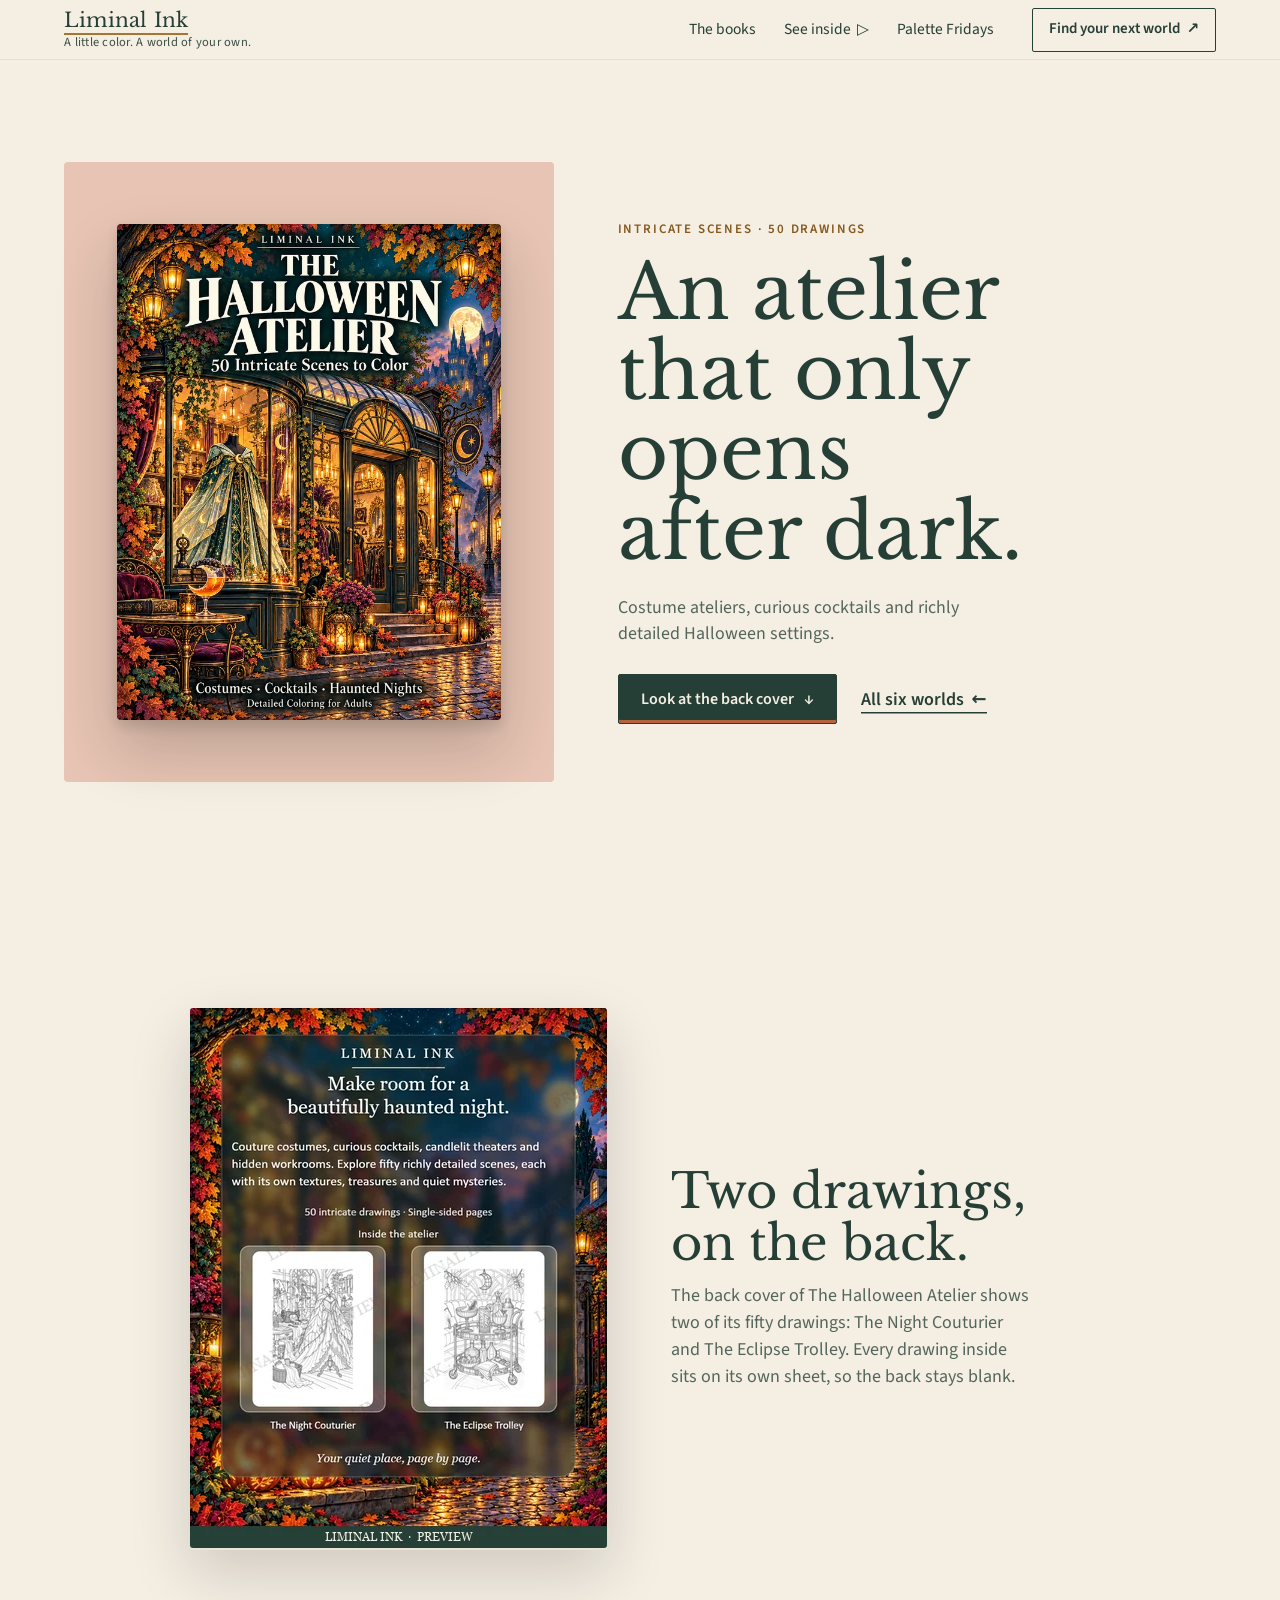
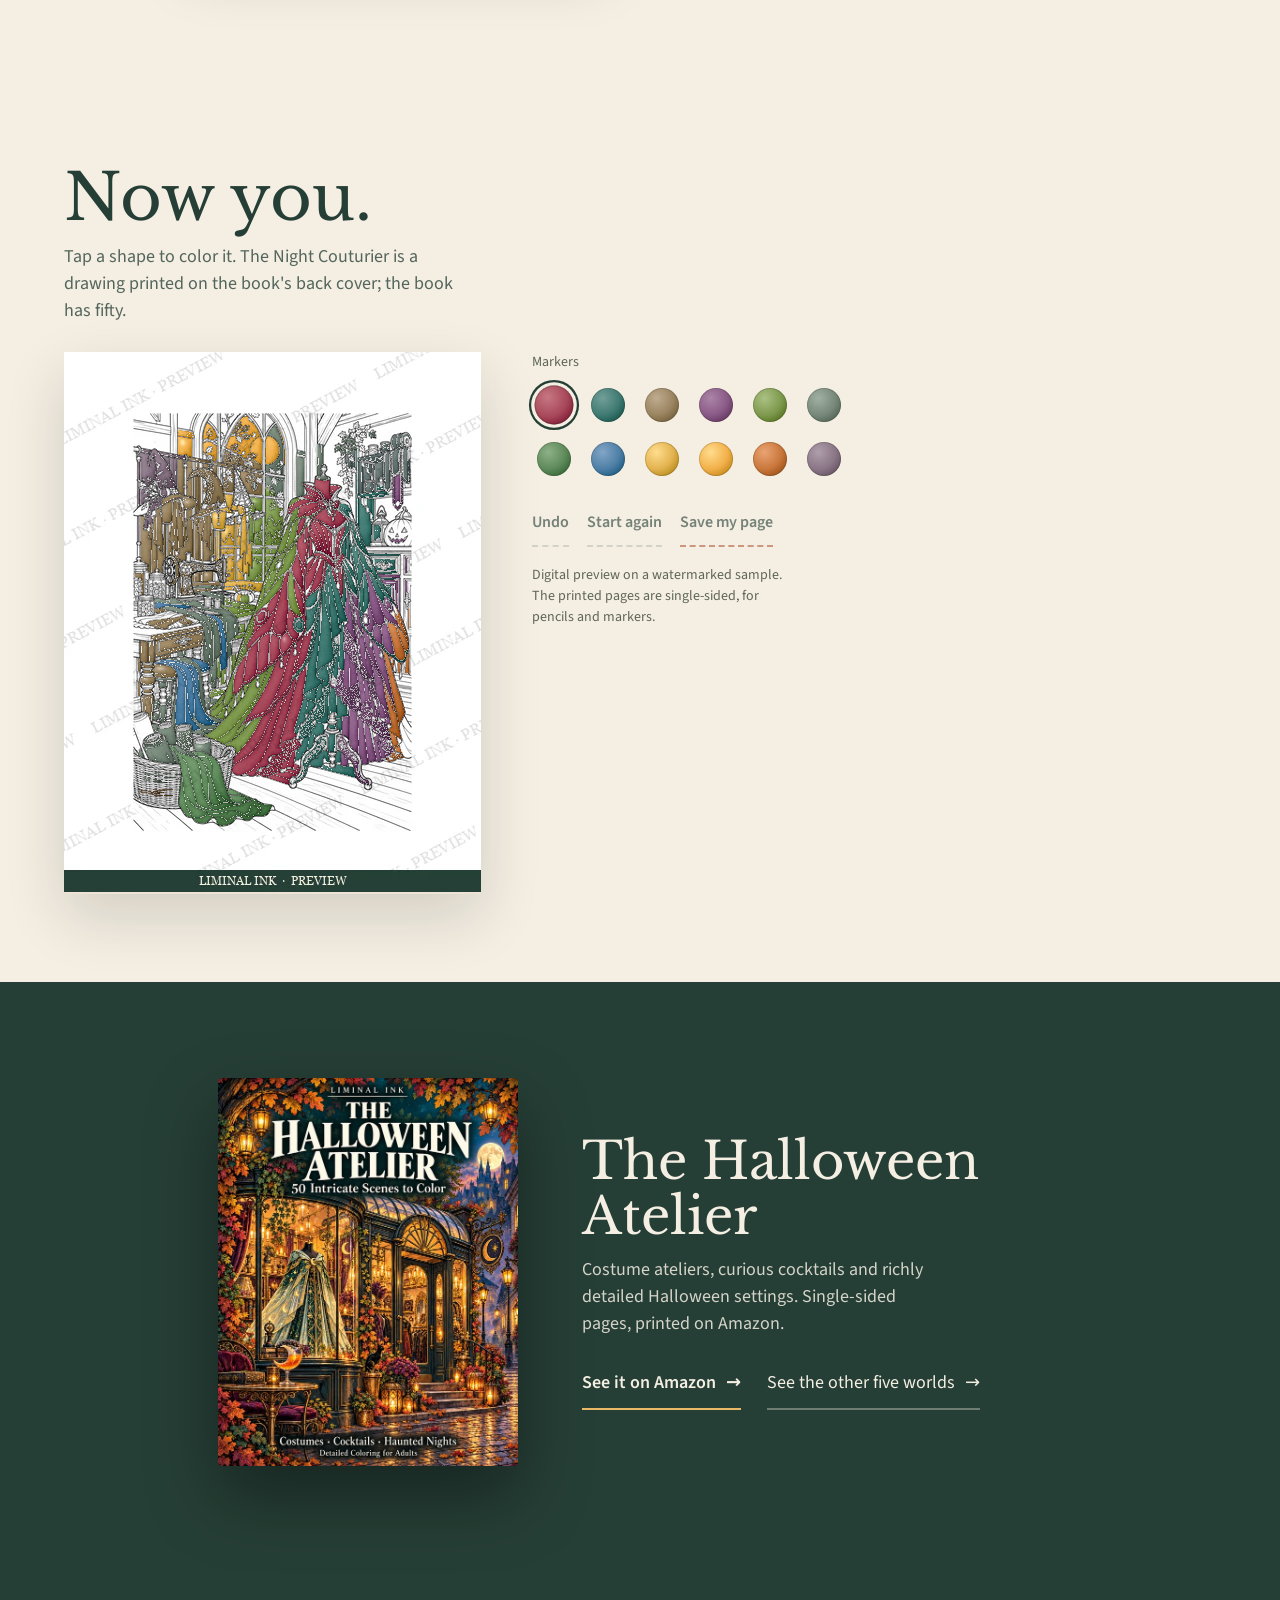
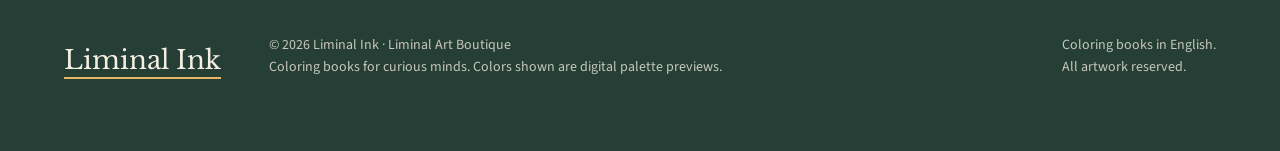
<file: halloween/index.html>
<!DOCTYPE html><html lang="en" data-world="liminal" data-plate="paper"><head><meta http-equiv="Content-Security-Policy" content="default-src 'self'; script-src 'self' 'sha256-0TLpeA8ycGn/SpeJORrvOEretN3fGrOyq8Wd6hAouoI=' 'sha256-YqTLR1lfehmkJPgEYJTdwLNemocXlHCnqPmhZUBnOm4=' 'sha256-ZPKOm0b8r0o4t9Vgq7p/GsRXXXKhFuejQhgu9c0NpgQ=' 'sha256-g+sd5nZrlUNdKwXebNC75Mh+u6dxzaI006Zu3uEdYN0='; style-src 'self' 'unsafe-inline'; img-src 'self' data: blob:; media-src 'self' blob:; font-src 'self'; connect-src 'self' https://assets.mailerlite.com; worker-src 'self' blob:; manifest-src 'self'; object-src 'none'; base-uri 'self'; form-action 'self' https://assets.mailerlite.com"><meta name="referrer" content="strict-origin-when-cross-origin"><meta name="referrer" content="strict-origin-when-cross-origin"><meta charset="utf-8"><meta name="viewport" content="width=device-width, initial-scale=1, viewport-fit=cover"><title>The Halloween Atelier — Liminal Ink</title><meta name="description" content="Look at the back cover of The Halloween Atelier, then color one of its drawings before you buy. Coloring books by Liminal Ink."><link rel="canonical" href="https://liminalartboutique.com/halloween/"><meta name="theme-color" content="#263f36"><meta property="og:type" content="website"><meta property="og:site_name" content="Liminal Ink"><meta property="og:title" content="The Halloween Atelier — Liminal Ink"><meta property="og:description" content="Look at the back cover of The Halloween Atelier, then color one of its drawings before you buy. Coloring books by Liminal Ink."><meta property="og:url" content="https://liminalartboutique.com/halloween/"><meta property="og:image" content="https://liminalartboutique.com/media/covers/halloween.webp"><meta property="og:image:alt" content="The Halloween Atelier: 50 Intricate Scenes to Color, front cover, by Liminal Ink."><meta property="og:locale" content="en_US"><meta name="twitter:card" content="summary"><meta name="twitter:title" content="The Halloween Atelier — Liminal Ink"><meta name="twitter:description" content="Look at the back cover of The Halloween Atelier, then color one of its drawings before you buy. Coloring books by Liminal Ink."><meta name="twitter:image" content="https://liminalartboutique.com/media/covers/halloween.webp"><link rel="icon" href="/icon-32.png" sizes="32x32" type="image/png"><link rel="icon" href="/favicon.svg" type="image/svg+xml"><link rel="apple-touch-icon" href="/icon-apple-180.png"><link rel="preload" href="/fonts/baskerville-400.woff2" as="font" type="font/woff2" crossorigin><script>
      (function () { var d = document.documentElement, q = location.search; d.classList.add('js');
        if (/[?&]freeze(=|&|$)/.test(q)) d.classList.add('freeze'); if (/[?&]floor(=|&|$)/.test(q)) d.classList.add('floor'); })();
    </script><script type="application/ld+json">{"@context":"https://schema.org","@type":"Book","name":"The Halloween Atelier: 50 Intricate Scenes to Color","author":{"@type":"Organization","name":"Liminal Ink"},"inLanguage":"en","bookFormat":"https://schema.org/Paperback","url":"https://www.amazon.com/dp/B0HMSD95YQ","description":"Costume ateliers, curious cocktails and richly detailed Halloween settings."}</script><link rel="stylesheet" href="/assets/Base.B4y2qLjW.css"><link rel="stylesheet" href="/assets/Colour.B2TpZIax.css"><link rel="stylesheet" href="/assets/World.DPasyiOX.css"></head><body><a class="skip" href="#main">Skip to content</a><header class="top" data-top><a class="mark" href="/" aria-label="Liminal Ink, home"><strong>Liminal Ink</strong><small>A little color. A world of your own.</small></a><button class="menu-btn" type="button" popovertarget="site-menu"><span>Menu</span><i aria-hidden="true"></i></button><div class="menu" id="site-menu" popover><nav aria-label="Main"><a href="/#books">The books</a><a href="/#watch">See inside <span aria-hidden="true">▷</span></a><a href="/friday.html">Palette Fridays</a></nav><a class="shop-link" href="/#books">Find your next world <span aria-hidden="true">↗</span></a></div></header><script type="module">var e=document.getElementById(`site-menu`);e?.addEventListener(`click`,t=>{t.target.closest(`a`)&&e.matches(`:popover-open`)&&e.hidePopover()});</script><main id="main" tabindex="-1"><section class="world-hero" aria-labelledby="hero-title" style="--tile:#e7c4b4" data-astro-cid-qyh74o5g><div class="world-cover" data-astro-cid-qyh74o5g><img src="/media/covers/halloween.webp" width="640" height="827" alt="The Halloween Atelier cover" fetchpriority="high" decoding="async" style="view-transition-name: cover-halloween" data-astro-cid-qyh74o5g></div><div class="world-copy" data-astro-cid-qyh74o5g><p class="eyebrow" data-astro-cid-qyh74o5g>Intricate scenes · 50 drawings</p><h1 id="hero-title" data-astro-cid-qyh74o5g><span class="ln" data-astro-cid-qyh74o5g><span data-astro-cid-qyh74o5g>An atelier that only</span></span><span class="ln" data-astro-cid-qyh74o5g><span data-astro-cid-qyh74o5g>opens after dark.</span></span></h1><p class="intro" data-astro-cid-qyh74o5g>Costume ateliers, curious cocktails and richly detailed Halloween settings.</p><div class="world-actions" data-astro-cid-qyh74o5g><a class="button solid" href="#back" data-astro-cid-qyh74o5g>Look at the back cover <span aria-hidden="true" data-astro-cid-qyh74o5g>↓</span></a><a class="textlink" href="/#books" data-astro-cid-qyh74o5g>All six worlds <span aria-hidden="true" data-astro-cid-qyh74o5g>←</span></a></div></div></section><section class="back" id="back" aria-labelledby="back-title" data-astro-cid-qyh74o5g><figure class="back-sheet" data-astro-cid-qyh74o5g><img src="/media/halloween/back-cover.webp" width="417" height="540" loading="lazy" decoding="async" alt="The back cover of The Halloween Atelier, with two of its drawings, The Night Couturier and The Eclipse Trolley, and a Liminal Ink preview watermark." data-astro-cid-qyh74o5g></figure><div class="back-copy" data-astro-cid-qyh74o5g><h2 id="back-title" data-astro-cid-qyh74o5g>Two drawings, on the back.</h2><p data-astro-cid-qyh74o5g>The back cover of The Halloween Atelier shows two of its fifty drawings: The Night Couturier and The Eclipse Trolley. Every drawing inside sits on its own sheet, so the back stays blank.</p></div></section><section class="colour" id="colour" data-scene="colour" aria-labelledby="colour-title" data-slug="halloween" data-page="007" data-save1="My Night" data-save2="Couturier." data-book="The Halloween Atelier" data-astro-cid-2ys2oopt><div class="copy" data-astro-cid-2ys2oopt><h2 id="colour-title" data-astro-cid-2ys2oopt>Now you.</h2><p data-astro-cid-2ys2oopt>Tap a shape to color it. The Night Couturier is a drawing printed on the book&#39;s back cover; the book has fifty.</p></div><div class="bench" data-astro-cid-2ys2oopt><div class="sheet" style="--ar:417 / 540" data-astro-cid-2ys2oopt><canvas width="417" height="540" aria-label="The Night Couturier. Use the arrow keys to move between shapes and Enter to color one." tabindex="0" role="img" data-astro-cid-2ys2oopt></canvas><img class="still" src="/media/halloween/art-007.webp" width="417" height="540" alt="The Night Couturier, line art with a Liminal Ink preview watermark." data-astro-cid-2ys2oopt><span class="focus-ring" aria-hidden="true" data-astro-cid-2ys2oopt></span></div><div class="tools" data-astro-cid-2ys2oopt><fieldset class="swatches" data-astro-cid-2ys2oopt><legend data-astro-cid-2ys2oopt>Markers</legend><label class="sw" data-key="m0" style="--l:#C67782;--m:#A8485A;--d:#680023" data-astro-cid-2ys2oopt><input type="radio" name="swatch" value="m0" checked data-astro-cid-2ys2oopt><span class="dot" aria-hidden="true" data-astro-cid-2ys2oopt></span><span class="sr" data-astro-cid-2ys2oopt>berry</span></label><label class="sw" data-key="m1" style="--l:#729F98;--m:#3F7A72;--d:#004039" data-astro-cid-2ys2oopt><input type="radio" name="swatch" value="m1" data-astro-cid-2ys2oopt><span class="dot" aria-hidden="true" data-astro-cid-2ys2oopt></span><span class="sr" data-astro-cid-2ys2oopt>teal</span></label><label class="sw" data-key="m2" style="--l:#BFAC8F;--m:#9A8460;--d:#5C4925" data-astro-cid-2ys2oopt><input type="radio" name="swatch" value="m2" data-astro-cid-2ys2oopt><span class="dot" aria-hidden="true" data-astro-cid-2ys2oopt></span><span class="sr" data-astro-cid-2ys2oopt>walnut</span></label><label class="sw" data-key="m3" style="--l:#AB84A7;--m:#8A5A86;--d:#4F1F4D" data-astro-cid-2ys2oopt><input type="radio" name="swatch" value="m3" data-astro-cid-2ys2oopt><span class="dot" aria-hidden="true" data-astro-cid-2ys2oopt></span><span class="sr" data-astro-cid-2ys2oopt>plum</span></label><label class="sw" data-key="m4" style="--l:#ABC083;--m:#7E9A4E;--d:#3F5D0A" data-astro-cid-2ys2oopt><input type="radio" name="swatch" value="m4" data-astro-cid-2ys2oopt><span class="dot" aria-hidden="true" data-astro-cid-2ys2oopt></span><span class="sr" data-astro-cid-2ys2oopt>olive</span></label><label class="sw" data-key="m5" style="--l:#A1B0A3;--m:#77897A;--d:#3C4E3F" data-astro-cid-2ys2oopt><input type="radio" name="swatch" value="m5" data-astro-cid-2ys2oopt><span class="dot" aria-hidden="true" data-astro-cid-2ys2oopt></span><span class="sr" data-astro-cid-2ys2oopt>smoke</span></label><label class="sw" data-key="m6" style="--l:#8DB088;--m:#5E8A5A;--d:#1F4F1F" data-astro-cid-2ys2oopt><input type="radio" name="swatch" value="m6" data-astro-cid-2ys2oopt><span class="dot" aria-hidden="true" data-astro-cid-2ys2oopt></span><span class="sr" data-astro-cid-2ys2oopt>moss</span></label><label class="sw" data-key="m7" style="--l:#82A5C5;--m:#4E7FA6;--d:#00456B" data-astro-cid-2ys2oopt><input type="radio" name="swatch" value="m7" data-astro-cid-2ys2oopt><span class="dot" aria-hidden="true" data-astro-cid-2ys2oopt></span><span class="sr" data-astro-cid-2ys2oopt>slate blue</span></label><label class="sw" data-key="m8" style="--l:#FFDD8F;--m:#E2B24E;--d:#9C7300" data-astro-cid-2ys2oopt><input type="radio" name="swatch" value="m8" data-astro-cid-2ys2oopt><span class="dot" aria-hidden="true" data-astro-cid-2ys2oopt></span><span class="sr" data-astro-cid-2ys2oopt>gold</span></label><label class="sw" data-key="m9" style="--l:#FFDC8D;--m:#F2B04A;--d:#AB7100" data-astro-cid-2ys2oopt><input type="radio" name="swatch" value="m9" data-astro-cid-2ys2oopt><span class="dot" aria-hidden="true" data-astro-cid-2ys2oopt></span><span class="sr" data-astro-cid-2ys2oopt>honey</span></label><label class="sw" data-key="m10" style="--l:#EAA373;--m:#C9773C;--d:#853A00" data-astro-cid-2ys2oopt><input type="radio" name="swatch" value="m10" data-astro-cid-2ys2oopt><span class="dot" aria-hidden="true" data-astro-cid-2ys2oopt></span><span class="sr" data-astro-cid-2ys2oopt>caramel</span></label><label class="sw" data-key="m11" style="--l:#AF9EAB;--m:#8A7686;--d:#4F3C4C" data-astro-cid-2ys2oopt><input type="radio" name="swatch" value="m11" data-astro-cid-2ys2oopt><span class="dot" aria-hidden="true" data-astro-cid-2ys2oopt></span><span class="sr" data-astro-cid-2ys2oopt>slate</span></label></fieldset><div class="row" data-astro-cid-2ys2oopt><button type="button" data-act="undo" disabled data-astro-cid-2ys2oopt>Undo</button><button type="button" data-act="reset" disabled data-astro-cid-2ys2oopt>Start again</button><button type="button" data-act="save" disabled data-astro-cid-2ys2oopt>Save my page</button></div><p class="note" data-astro-cid-2ys2oopt>Digital preview on a watermarked sample. The printed pages are single-sided, for pencils and markers.</p><p class="live" aria-live="polite" data-astro-cid-2ys2oopt></p></div></div></section><script type="module" src="/assets/Colour.astro_astro_type_script_index_0_lang.CIEZgHPx.js"></script><section class="book" id="book" data-ground="dark" aria-labelledby="book-title" data-astro-cid-qyh74o5g><img src="/media/covers/halloween.webp" width="640" height="827" alt="The Halloween Atelier: 50 Intricate Scenes to Color, by Liminal Ink." loading="lazy" data-astro-cid-qyh74o5g><div data-astro-cid-qyh74o5g><h2 id="book-title" data-astro-cid-qyh74o5g>The Halloween Atelier</h2><p data-astro-cid-qyh74o5g>Costume ateliers, curious cocktails and richly detailed Halloween settings. Single-sided pages, printed on Amazon.</p><a class="action" href="https://www.amazon.com/dp/B0HMSD95YQ" rel="noopener" data-astro-cid-qyh74o5g>See it on Amazon <span aria-hidden="true" data-astro-cid-qyh74o5g>→</span></a><a class="action quiet" href="/#books" data-astro-cid-qyh74o5g>See the other five worlds <span aria-hidden="true" data-astro-cid-qyh74o5g>→</span></a></div></section></main><footer class="foot" data-ground="dark"><div class="foot-in"><span class="foot-brand">Liminal Ink</span><span>© 2026 Liminal Ink · Liminal Art Boutique<br>Coloring books for curious minds. Colors shown are digital palette previews.</span><span>Coloring books in English.<br>All artwork reserved.</span></div></footer><aside class="nl" data-nl data-live="0" hidden role="dialog" aria-modal="false" aria-labelledby="nl-title"><button class="nl-close" type="button" data-nl-close aria-label="Not now">Not now <span aria-hidden="true">×</span></button><p class="nl-eyebrow">Palette Fridays</p><h2 id="nl-title" class="nl-title">A palette in your inbox, every Friday.</h2><p class="nl-text">One small color idea for the page you're on. Nothing to buy, no spam.</p><form class="nl-form" action="https://assets.mailerlite.com/jsonp/2191485/forms/201616963491857639/subscribe" method="post" target="_blank" rel="noopener" data-nl-form><input type="hidden" name="fields[signup_source]" value="popup" data-nl-source><input type="hidden" name="ml-submit" value="1"><input type="hidden" name="anticsrf" value="true"><label class="nl-field"><span class="sr-only">Email address</span><input type="email" name="fields[email]" autocomplete="email" placeholder="Your email address" required></label><label class="nl-consent"><input type="checkbox" name="consent" value="yes" required><span>Send me Palette Fridays from Liminal Ink by email. I can unsubscribe at any time.</span></label><button class="nl-send" type="submit">Send me the palettes <span aria-hidden="true">→</span></button><p class="nl-status" role="status"></p><p class="nl-small"><a href="/privacy.html">How your email is used</a></p></form></aside><script type="module">var e=`liminal-palettes`,t=document.querySelector(`[data-nl]`),n=()=>{try{return JSON.parse(localStorage.getItem(e)||`{}`)}catch{return{}}},r=t=>{try{localStorage.setItem(e,JSON.stringify({...n(),...t}))}catch{}},i=location.pathname,a=n(),o=a.subscribed||a.dismissed&&Date.now()-a.dismissed<12096e5,s=new URLSearchParams(location.search).has(`nl`);if(t&&(t.dataset.live===`1`||s)&&!/(friday|privacy)\.html$/.test(i)&&!o){t.querySelector(`[data-nl-source]`).value=`popup-${i.replace(/\.html$/,``).replace(/\//g,``)||`home`}`;let e=performance.now(),n=!1,a=!1,o=0,s=e=>{n||(n=!0,t.hidden=!1,t.classList.add(`in`),t.dataset.why=e)};document.addEventListener(`pointerdown`,e=>{e.target.closest?.(`[data-scene="colour"] canvas`)&&(o++,o>=3&&setTimeout(()=>s(`colored`),1500))}),document.addEventListener(`click`,e=>{e.target.closest?.(`[data-act="save"]`)&&setTimeout(()=>s(`saved`),1200)}),addEventListener(`scroll`,()=>{(scrollY+innerHeight)/document.documentElement.scrollHeight>.55&&(a=!0),a&&performance.now()-e>25e3&&s(`read`)},{passive:!0}),matchMedia(`(pointer: fine)`).matches&&document.documentElement.addEventListener(`mouseleave`,t=>{t.clientY<=0&&performance.now()-e>12e3&&s(`leave`)});let c=()=>{t.hidden=!0,r({dismissed:Date.now()})};t.querySelector(`[data-nl-close]`).addEventListener(`click`,c),addEventListener(`keydown`,e=>{e.key===`Escape`&&!t.hidden&&c()});let l=t.querySelector(`[data-nl-form]`),u=l.querySelector(`.nl-status`),d=!1;l.addEventListener(`submit`,async e=>{if(!d){e.preventDefault(),u.textContent=`Sending…`;try{let e=await fetch(l.action,{method:`POST`,body:new URLSearchParams(new FormData(l))}),t=await e.json().catch(()=>({}));if(!e.ok||t.success===!1)throw Error(`not accepted`);u.textContent=`Almost there: check your inbox and confirm. You are not subscribed until you do.`,l.querySelector(`.nl-send`).disabled=!0,r({subscribed:Date.now()})}catch{d=!0,u.textContent=`Opening the confirmation in a new tab…`,l.requestSubmit(),d=!1}}})}</script><script type="module">var e=document.documentElement,t=document.querySelector(`[data-top]`),n=new Set,r;function i(){let t=[...n].sort((e,t)=>e.compareDocumentPosition(t)&Node.DOCUMENT_POSITION_FOLLOWING?-1:1),r=t[t.length-1];r?(e.dataset.plate=`dark`,e.style.setProperty(`--ground`,r.dataset.groundColor||getComputedStyle(r).backgroundColor)):e.dataset.plate=`paper`}function a(){r?.disconnect(),n.clear();let e=Math.round(t?.getBoundingClientRect().height||60);r=new IntersectionObserver(e=>{for(let t of e)t.isIntersecting?n.add(t.target):n.delete(t.target);i()},{rootMargin:`-${e}px 0px -${Math.max(0,innerHeight-e-2)}px 0px`,threshold:0}),document.querySelectorAll(`body [data-ground="dark"]`).forEach(e=>r.observe(e))}var o;a(),addEventListener(`resize`,()=>{clearTimeout(o),o=window.setTimeout(a,150)},{passive:!0}),addEventListener(`ground:refresh`,i);</script></body></html>
</file>
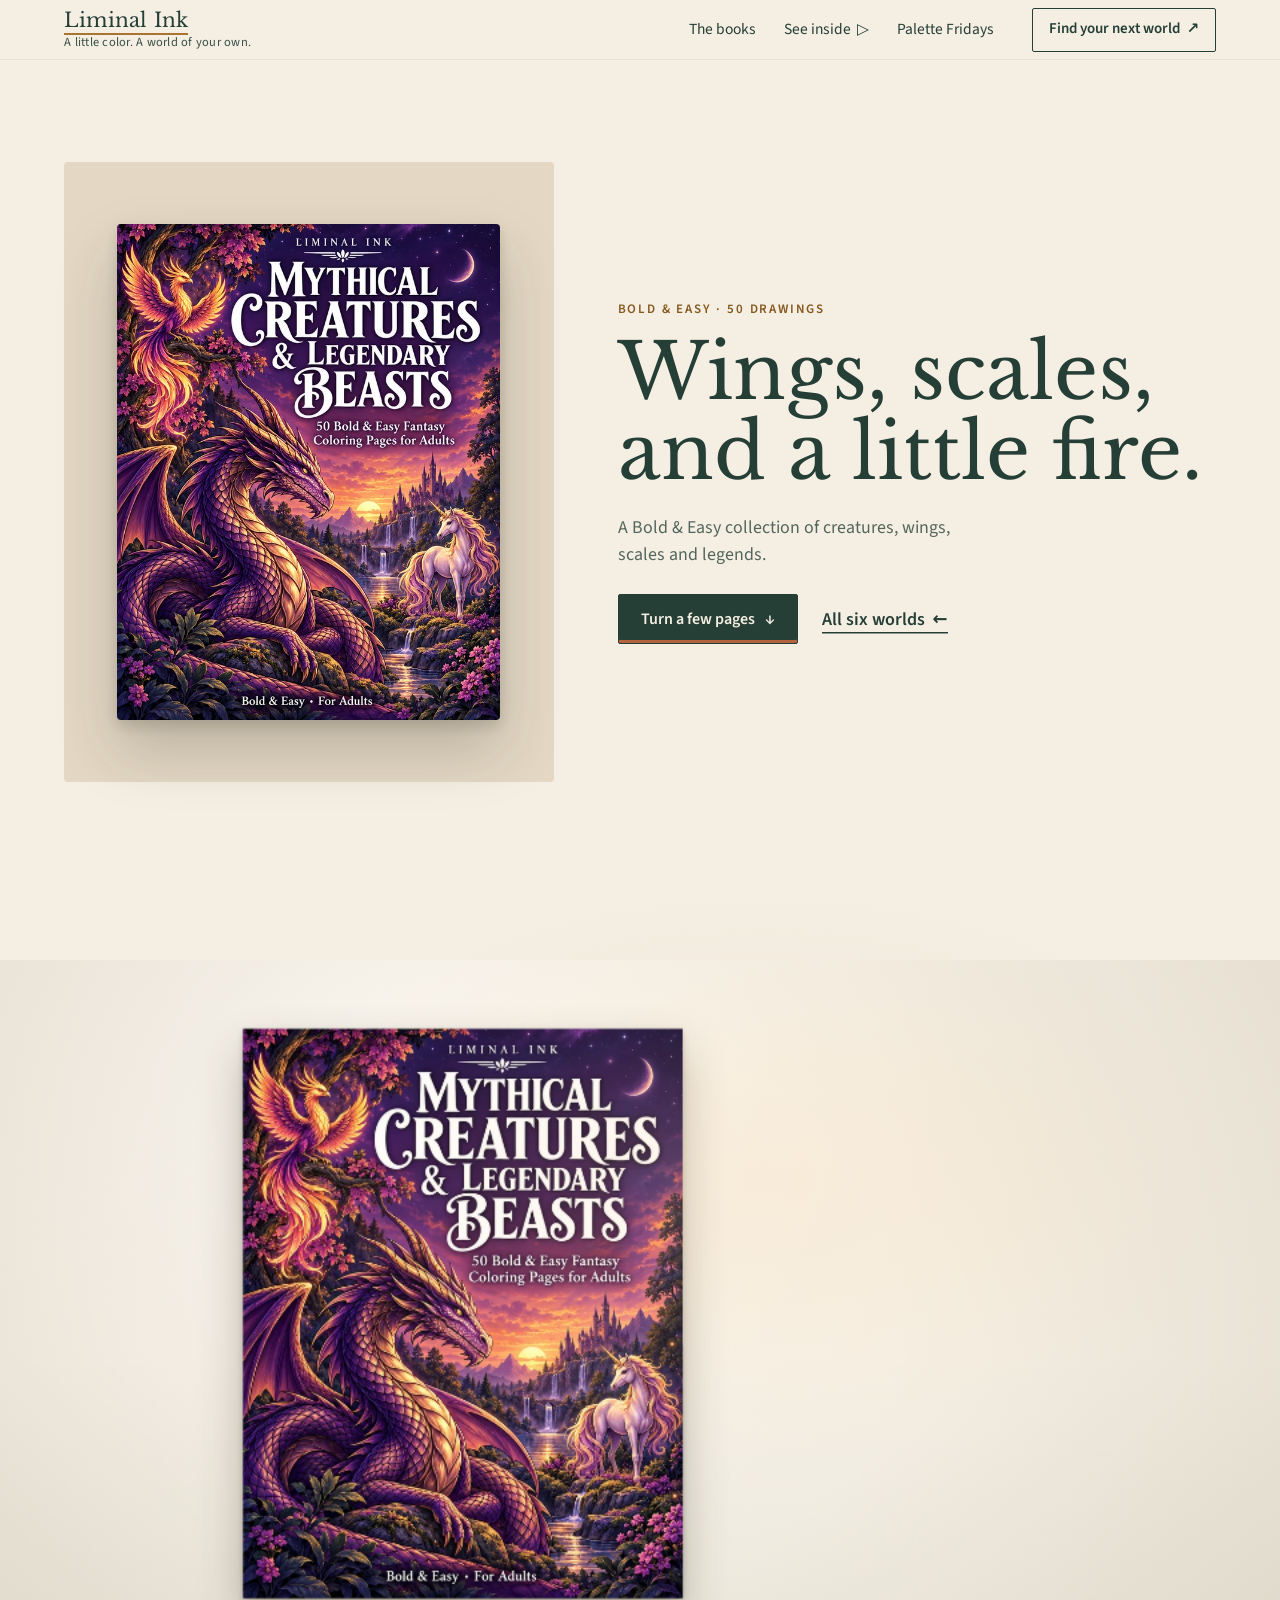
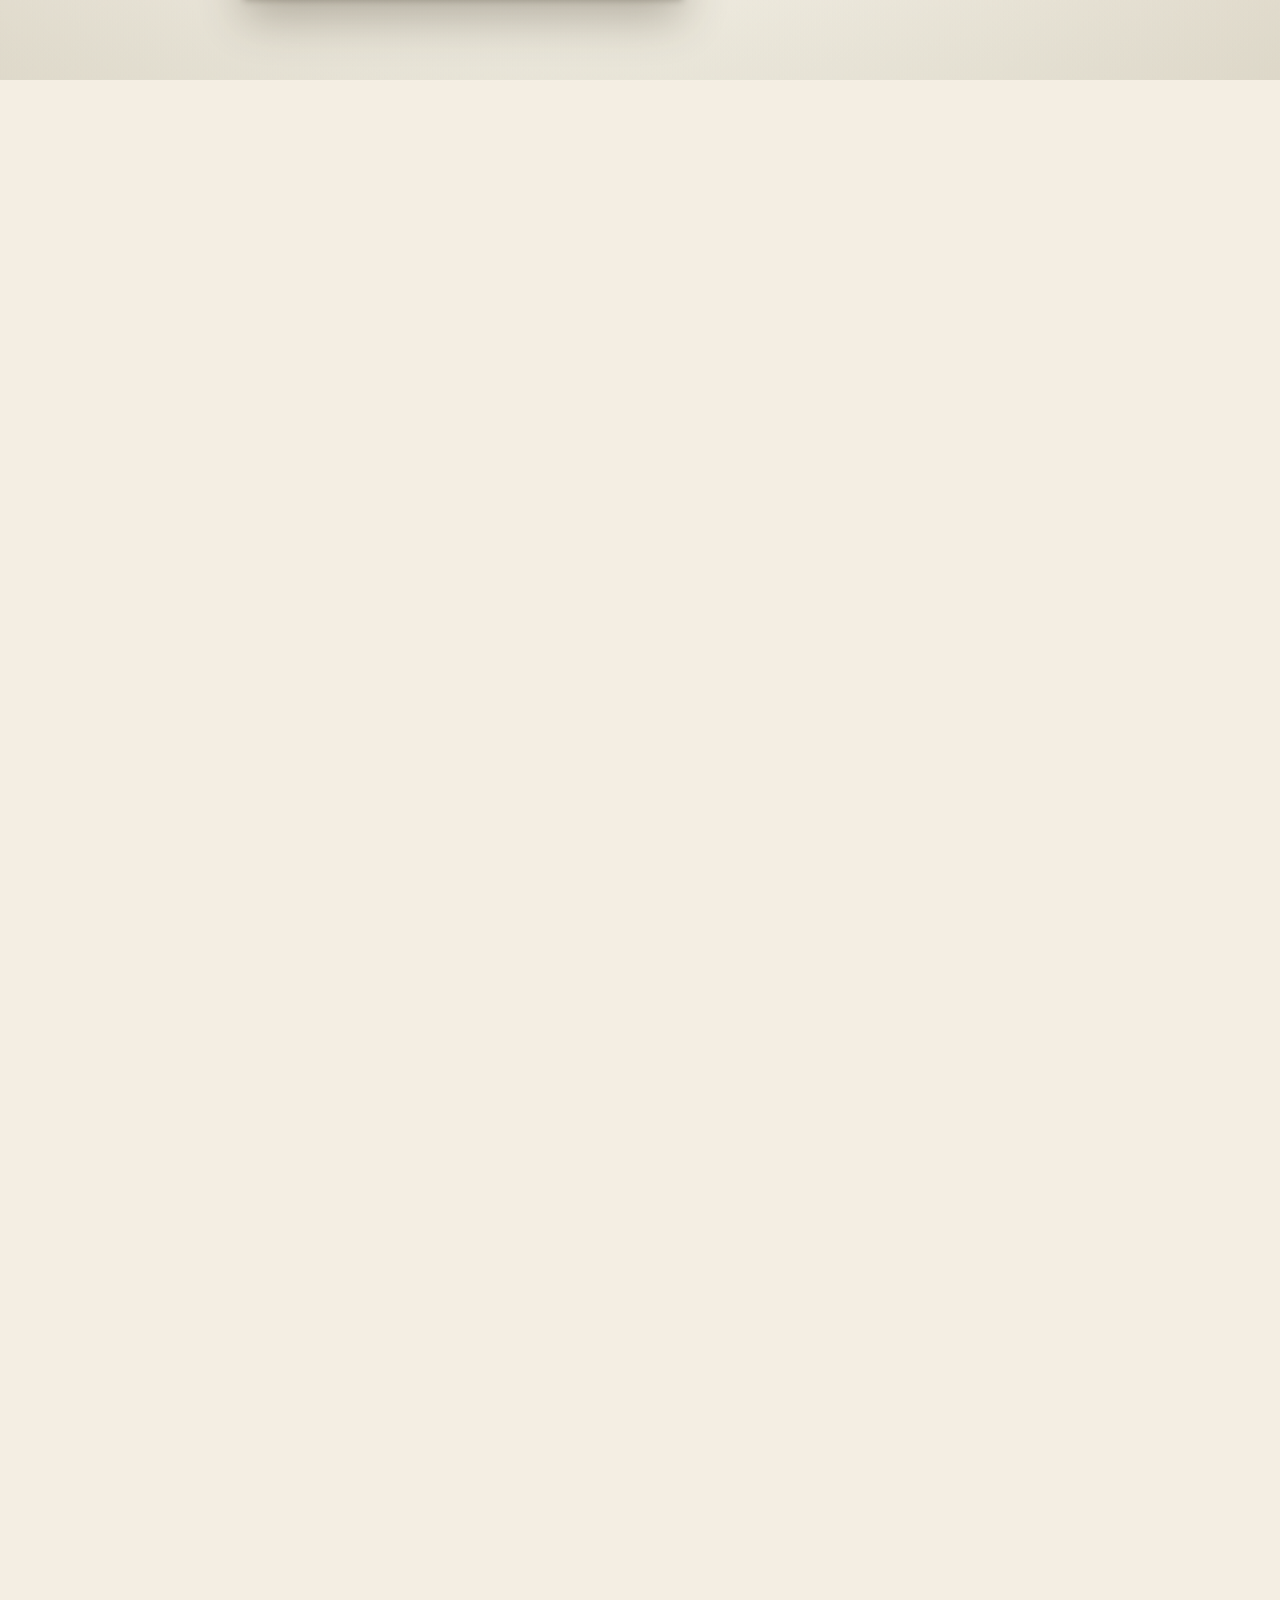
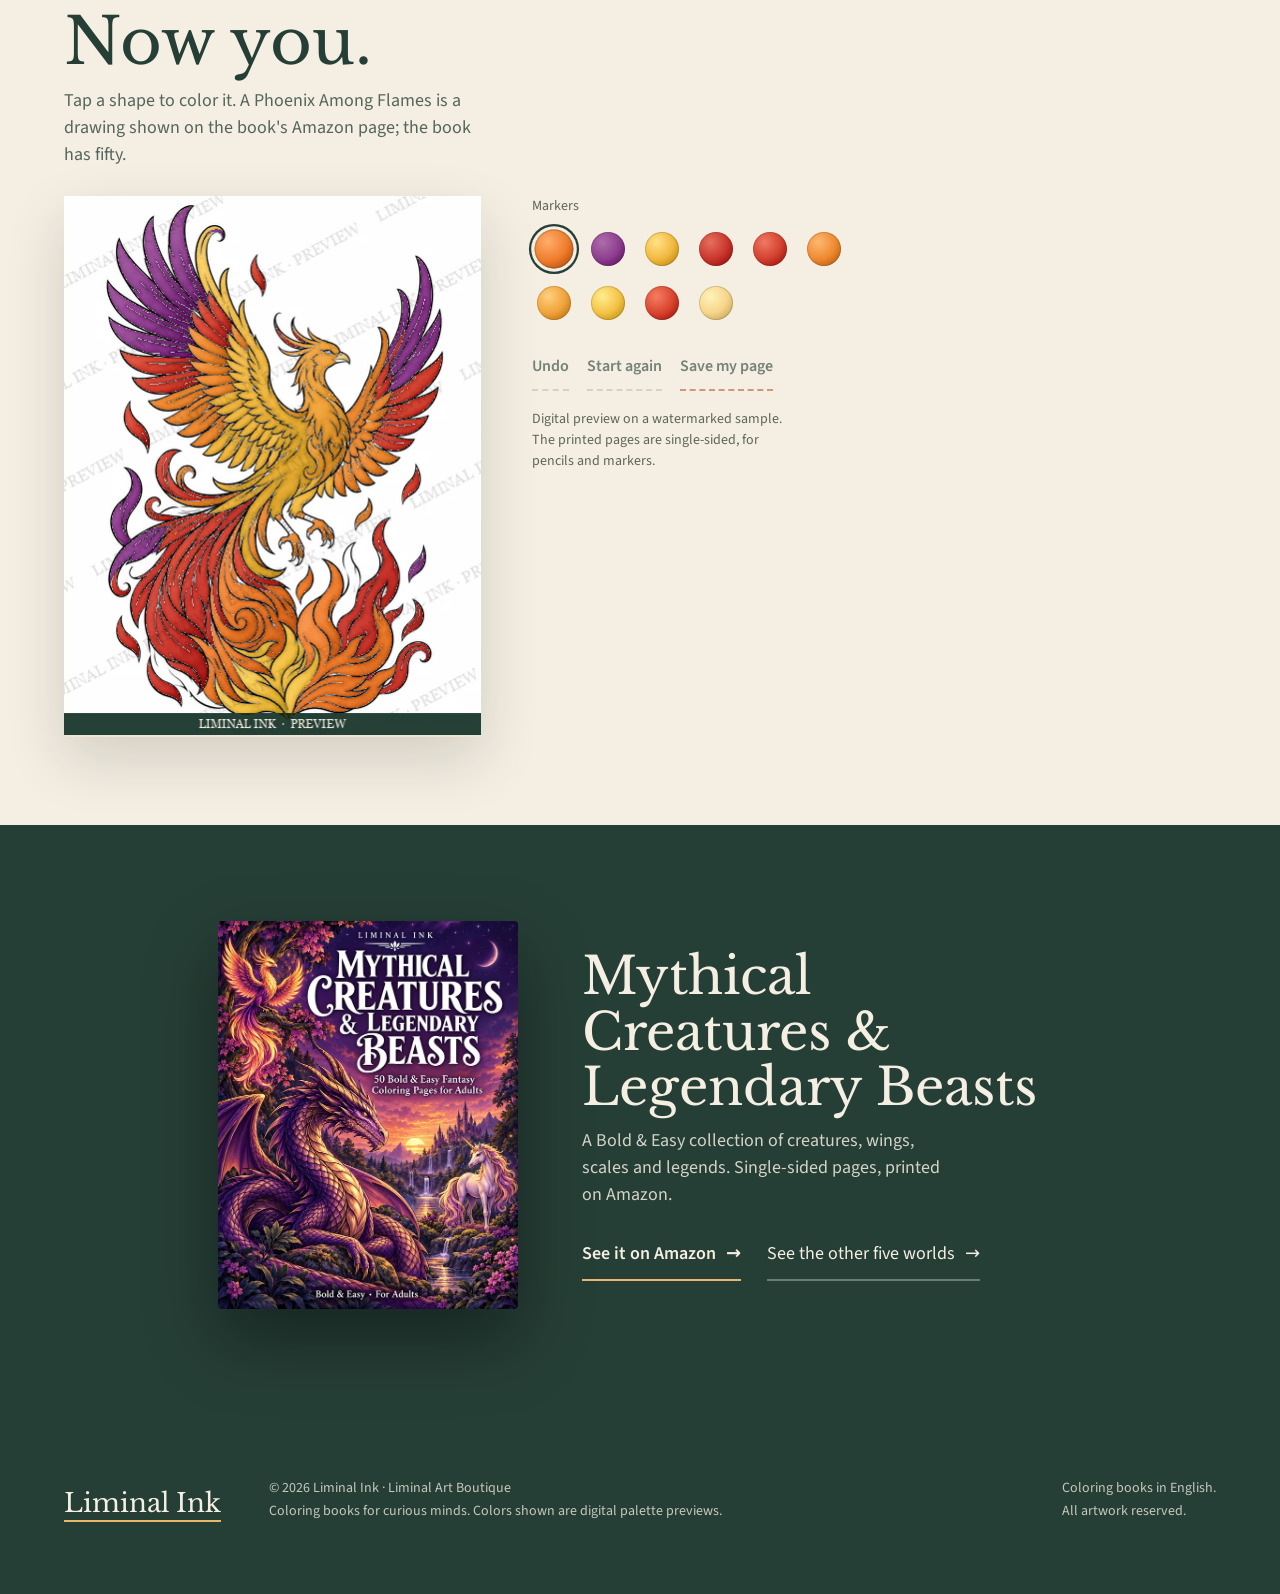
<file: mythical/index.html>
<!DOCTYPE html><html lang="en" data-world="liminal" data-plate="paper"><head><meta http-equiv="Content-Security-Policy" content="default-src 'self'; script-src 'self' 'sha256-0TLpeA8ycGn/SpeJORrvOEretN3fGrOyq8Wd6hAouoI=' 'sha256-YqTLR1lfehmkJPgEYJTdwLNemocXlHCnqPmhZUBnOm4=' 'sha256-ZPKOm0b8r0o4t9Vgq7p/GsRXXXKhFuejQhgu9c0NpgQ=' 'sha256-g+sd5nZrlUNdKwXebNC75Mh+u6dxzaI006Zu3uEdYN0='; style-src 'self' 'unsafe-inline'; img-src 'self' data: blob:; media-src 'self' blob:; font-src 'self'; connect-src 'self' https://assets.mailerlite.com; worker-src 'self' blob:; manifest-src 'self'; object-src 'none'; base-uri 'self'; form-action 'self' https://assets.mailerlite.com"><meta name="referrer" content="strict-origin-when-cross-origin"><meta name="referrer" content="strict-origin-when-cross-origin"><meta charset="utf-8"><meta name="viewport" content="width=device-width, initial-scale=1, viewport-fit=cover"><title>Mythical Creatures &amp; Legendary Beasts — Liminal Ink</title><meta name="description" content="Turn a few pages of Mythical Creatures &amp; Legendary Beasts, then color one before you buy. Bold &amp; Easy coloring by Liminal Ink."><link rel="canonical" href="https://liminalartboutique.com/mythical/"><meta name="theme-color" content="#263f36"><meta property="og:type" content="website"><meta property="og:site_name" content="Liminal Ink"><meta property="og:title" content="Mythical Creatures &amp; Legendary Beasts — Liminal Ink"><meta property="og:description" content="Turn a few pages of Mythical Creatures &amp; Legendary Beasts, then color one before you buy. Bold &amp; Easy coloring by Liminal Ink."><meta property="og:url" content="https://liminalartboutique.com/mythical/"><meta property="og:image" content="https://liminalartboutique.com/media/covers/mythical-creatures.webp"><meta property="og:image:alt" content="Mythical Creatures &amp; Legendary Beasts: 50 Bold &amp; Easy Fantasy Coloring Pages for Adults, front cover, by Liminal Ink."><meta property="og:locale" content="en_US"><meta name="twitter:card" content="summary"><meta name="twitter:title" content="Mythical Creatures &amp; Legendary Beasts — Liminal Ink"><meta name="twitter:description" content="Turn a few pages of Mythical Creatures &amp; Legendary Beasts, then color one before you buy. Bold &amp; Easy coloring by Liminal Ink."><meta name="twitter:image" content="https://liminalartboutique.com/media/covers/mythical-creatures.webp"><link rel="icon" href="/icon-32.png" sizes="32x32" type="image/png"><link rel="icon" href="/favicon.svg" type="image/svg+xml"><link rel="apple-touch-icon" href="/icon-apple-180.png"><link rel="preload" href="/fonts/baskerville-400.woff2" as="font" type="font/woff2" crossorigin><script>
      (function () { var d = document.documentElement, q = location.search; d.classList.add('js');
        if (/[?&]freeze(=|&|$)/.test(q)) d.classList.add('freeze'); if (/[?&]floor(=|&|$)/.test(q)) d.classList.add('floor'); })();
    </script><script type="application/ld+json">{"@context":"https://schema.org","@type":"Book","name":"Mythical Creatures & Legendary Beasts: 50 Bold & Easy Fantasy Coloring Pages for Adults","author":{"@type":"Organization","name":"Liminal Ink"},"inLanguage":"en","bookFormat":"https://schema.org/Paperback","url":"https://www.amazon.com/dp/B0H57CGC72","description":"A Bold & Easy collection of creatures, wings, scales and legends."}</script><link rel="stylesheet" href="/assets/Base.B4y2qLjW.css"><link rel="stylesheet" href="/assets/Colour.B2TpZIax.css"><link rel="stylesheet" href="/assets/World.DPasyiOX.css"></head><body><a class="skip" href="#main">Skip to content</a><header class="top" data-top><a class="mark" href="/" aria-label="Liminal Ink, home"><strong>Liminal Ink</strong><small>A little color. A world of your own.</small></a><button class="menu-btn" type="button" popovertarget="site-menu"><span>Menu</span><i aria-hidden="true"></i></button><div class="menu" id="site-menu" popover><nav aria-label="Main"><a href="/#books">The books</a><a href="/#watch">See inside <span aria-hidden="true">▷</span></a><a href="/friday.html">Palette Fridays</a></nav><a class="shop-link" href="/#books">Find your next world <span aria-hidden="true">↗</span></a></div></header><script type="module">var e=document.getElementById(`site-menu`);e?.addEventListener(`click`,t=>{t.target.closest(`a`)&&e.matches(`:popover-open`)&&e.hidePopover()});</script><main id="main" tabindex="-1"><section class="world-hero" aria-labelledby="hero-title" style="--tile:#e4d8c4" data-astro-cid-qyh74o5g><div class="world-cover" data-astro-cid-qyh74o5g><img src="/media/covers/mythical-creatures.webp" width="640" height="827" alt="Mythical Creatures &amp; Legendary Beasts cover" fetchpriority="high" decoding="async" style="view-transition-name: cover-mythical" data-astro-cid-qyh74o5g></div><div class="world-copy" data-astro-cid-qyh74o5g><p class="eyebrow" data-astro-cid-qyh74o5g>Bold &amp; Easy · 50 drawings</p><h1 id="hero-title" data-astro-cid-qyh74o5g><span class="ln" data-astro-cid-qyh74o5g><span data-astro-cid-qyh74o5g>Wings, scales,</span></span><span class="ln" data-astro-cid-qyh74o5g><span data-astro-cid-qyh74o5g>and a little fire.</span></span></h1><p class="intro" data-astro-cid-qyh74o5g>A Bold &amp; Easy collection of creatures, wings, scales and legends.</p><div class="world-actions" data-astro-cid-qyh74o5g><a class="button solid" href="#pages" data-astro-cid-qyh74o5g>Turn a few pages <span aria-hidden="true" data-astro-cid-qyh74o5g>↓</span></a><a class="textlink" href="/#books" data-astro-cid-qyh74o5g>All six worlds <span aria-hidden="true" data-astro-cid-qyh74o5g>←</span></a></div></div></section><section class="pages" id="pages" data-scene="pages" data-mode="floor" data-book="mythical" aria-labelledby="pages-title" data-astro-cid-u67zgwz6><div class="stage" data-astro-cid-u67zgwz6><canvas data-montage data-book="mythical" aria-hidden="true" data-astro-cid-u67zgwz6></canvas><div class="lamp" aria-hidden="true" data-astro-cid-u67zgwz6></div><img class="poster" src="/media/mythical/page-007.webp" width="417" height="540" alt="Page 7 of Mythical Creatures &amp; Legendary Beasts, as shown on its Amazon page, with a Liminal Ink preview watermark." loading="lazy" decoding="async" data-astro-cid-u67zgwz6></div><div class="copy" data-astro-cid-u67zgwz6><h2 id="pages-title" data-astro-cid-u67zgwz6>Turn a few pages.</h2><p data-astro-cid-u67zgwz6>Mythical Creatures &amp; Legendary Beasts: four of its fifty drawings, the ones already shown on Amazon. Every drawing sits on its own sheet, so the back stays blank.</p></div></section><script type="module" src="/assets/Pages.astro_astro_type_script_index_0_lang.ByNGTXym.js"></script><section class="colour" id="colour" data-scene="colour" aria-labelledby="colour-title" data-slug="mythical" data-page="007" data-save1="My Phoenix" data-save2="Among Flames." data-book="Mythical Creatures &amp; Legendary Beasts" data-astro-cid-2ys2oopt><div class="copy" data-astro-cid-2ys2oopt><h2 id="colour-title" data-astro-cid-2ys2oopt>Now you.</h2><p data-astro-cid-2ys2oopt>Tap a shape to color it. A Phoenix Among Flames is a drawing shown on the book&#39;s Amazon page; the book has fifty.</p></div><div class="bench" data-astro-cid-2ys2oopt><div class="sheet" style="--ar:418 / 540" data-astro-cid-2ys2oopt><canvas width="418" height="540" aria-label="A Phoenix Among Flames. Use the arrow keys to move between shapes and Enter to color one." tabindex="0" role="img" data-astro-cid-2ys2oopt></canvas><img class="still" src="/media/mythical/art-007.webp" width="418" height="540" alt="A Phoenix Among Flames, line art with a Liminal Ink preview watermark." data-astro-cid-2ys2oopt><span class="focus-ring" aria-hidden="true" data-astro-cid-2ys2oopt></span></div><div class="tools" data-astro-cid-2ys2oopt><fieldset class="swatches" data-astro-cid-2ys2oopt><legend data-astro-cid-2ys2oopt>Markers</legend><label class="sw" data-key="m0" style="--l:#FFAD6E;--m:#EF7D2C;--d:#A73B00" data-astro-cid-2ys2oopt><input type="radio" name="swatch" value="m0" checked data-astro-cid-2ys2oopt><span class="dot" aria-hidden="true" data-astro-cid-2ys2oopt></span><span class="sr" data-astro-cid-2ys2oopt>pumpkin</span></label><label class="sw" data-key="m1" style="--l:#AD6DAB;--m:#8E3E8E;--d:#510055" data-astro-cid-2ys2oopt><input type="radio" name="swatch" value="m1" data-astro-cid-2ys2oopt><span class="dot" aria-hidden="true" data-astro-cid-2ys2oopt></span><span class="sr" data-astro-cid-2ys2oopt>plum</span></label><label class="sw" data-key="m2" style="--l:#FFE387;--m:#F2B83F;--d:#AB7800" data-astro-cid-2ys2oopt><input type="radio" name="swatch" value="m2" data-astro-cid-2ys2oopt><span class="dot" aria-hidden="true" data-astro-cid-2ys2oopt></span><span class="sr" data-astro-cid-2ys2oopt>gold</span></label><label class="sw" data-key="m3" style="--l:#E6705E;--m:#C9362C;--d:#830000" data-astro-cid-2ys2oopt><input type="radio" name="swatch" value="m3" data-astro-cid-2ys2oopt><span class="dot" aria-hidden="true" data-astro-cid-2ys2oopt></span><span class="sr" data-astro-cid-2ys2oopt>scarlet</span></label><label class="sw" data-key="m4" style="--l:#EF7962;--m:#D2412F;--d:#8C0000" data-astro-cid-2ys2oopt><input type="radio" name="swatch" value="m4" data-astro-cid-2ys2oopt><span class="dot" aria-hidden="true" data-astro-cid-2ys2oopt></span><span class="sr" data-astro-cid-2ys2oopt>ember</span></label><label class="sw" data-key="m5" style="--l:#FFB873;--m:#EE8A30;--d:#A74B00" data-astro-cid-2ys2oopt><input type="radio" name="swatch" value="m5" data-astro-cid-2ys2oopt><span class="dot" aria-hidden="true" data-astro-cid-2ys2oopt></span><span class="sr" data-astro-cid-2ys2oopt>amber</span></label><label class="sw" data-key="m6" style="--l:#FFCF7F;--m:#F0A33A;--d:#A96400" data-astro-cid-2ys2oopt><input type="radio" name="swatch" value="m6" data-astro-cid-2ys2oopt><span class="dot" aria-hidden="true" data-astro-cid-2ys2oopt></span><span class="sr" data-astro-cid-2ys2oopt>honey</span></label><label class="sw" data-key="m7" style="--l:#FFED8E;--m:#F4C246;--d:#AD8200" data-astro-cid-2ys2oopt><input type="radio" name="swatch" value="m7" data-astro-cid-2ys2oopt><span class="dot" aria-hidden="true" data-astro-cid-2ys2oopt></span><span class="sr" data-astro-cid-2ys2oopt>lemon</span></label><label class="sw" data-key="m8" style="--l:#F57D63;--m:#D8452E;--d:#910000" data-astro-cid-2ys2oopt><input type="radio" name="swatch" value="m8" data-astro-cid-2ys2oopt><span class="dot" aria-hidden="true" data-astro-cid-2ys2oopt></span><span class="sr" data-astro-cid-2ys2oopt>poppy red</span></label><label class="sw" data-key="m9" style="--l:#FFF3B8;--m:#F6D58A;--d:#B19446" data-astro-cid-2ys2oopt><input type="radio" name="swatch" value="m9" data-astro-cid-2ys2oopt><span class="dot" aria-hidden="true" data-astro-cid-2ys2oopt></span><span class="sr" data-astro-cid-2ys2oopt>butter</span></label></fieldset><div class="row" data-astro-cid-2ys2oopt><button type="button" data-act="undo" disabled data-astro-cid-2ys2oopt>Undo</button><button type="button" data-act="reset" disabled data-astro-cid-2ys2oopt>Start again</button><button type="button" data-act="save" disabled data-astro-cid-2ys2oopt>Save my page</button></div><p class="note" data-astro-cid-2ys2oopt>Digital preview on a watermarked sample. The printed pages are single-sided, for pencils and markers.</p><p class="live" aria-live="polite" data-astro-cid-2ys2oopt></p></div></div></section><script type="module" src="/assets/Colour.astro_astro_type_script_index_0_lang.CIEZgHPx.js"></script><section class="book" id="book" data-ground="dark" aria-labelledby="book-title" data-astro-cid-qyh74o5g><img src="/media/covers/mythical-creatures.webp" width="640" height="827" alt="Mythical Creatures &amp; Legendary Beasts: 50 Bold &amp; Easy Fantasy Coloring Pages for Adults, by Liminal Ink." loading="lazy" data-astro-cid-qyh74o5g><div data-astro-cid-qyh74o5g><h2 id="book-title" data-astro-cid-qyh74o5g>Mythical Creatures &amp; Legendary Beasts</h2><p data-astro-cid-qyh74o5g>A Bold &amp; Easy collection of creatures, wings, scales and legends. Single-sided pages, printed on Amazon.</p><a class="action" href="https://www.amazon.com/dp/B0H57CGC72" rel="noopener" data-astro-cid-qyh74o5g>See it on Amazon <span aria-hidden="true" data-astro-cid-qyh74o5g>→</span></a><a class="action quiet" href="/#books" data-astro-cid-qyh74o5g>See the other five worlds <span aria-hidden="true" data-astro-cid-qyh74o5g>→</span></a></div></section></main><footer class="foot" data-ground="dark"><div class="foot-in"><span class="foot-brand">Liminal Ink</span><span>© 2026 Liminal Ink · Liminal Art Boutique<br>Coloring books for curious minds. Colors shown are digital palette previews.</span><span>Coloring books in English.<br>All artwork reserved.</span></div></footer><aside class="nl" data-nl data-live="0" hidden role="dialog" aria-modal="false" aria-labelledby="nl-title"><button class="nl-close" type="button" data-nl-close aria-label="Not now">Not now <span aria-hidden="true">×</span></button><p class="nl-eyebrow">Palette Fridays</p><h2 id="nl-title" class="nl-title">A palette in your inbox, every Friday.</h2><p class="nl-text">One small color idea for the page you're on. Nothing to buy, no spam.</p><form class="nl-form" action="https://assets.mailerlite.com/jsonp/2191485/forms/201616963491857639/subscribe" method="post" target="_blank" rel="noopener" data-nl-form><input type="hidden" name="fields[signup_source]" value="popup" data-nl-source><input type="hidden" name="ml-submit" value="1"><input type="hidden" name="anticsrf" value="true"><label class="nl-field"><span class="sr-only">Email address</span><input type="email" name="fields[email]" autocomplete="email" placeholder="Your email address" required></label><label class="nl-consent"><input type="checkbox" name="consent" value="yes" required><span>Send me Palette Fridays from Liminal Ink by email. I can unsubscribe at any time.</span></label><button class="nl-send" type="submit">Send me the palettes <span aria-hidden="true">→</span></button><p class="nl-status" role="status"></p><p class="nl-small"><a href="/privacy.html">How your email is used</a></p></form></aside><script type="module">var e=`liminal-palettes`,t=document.querySelector(`[data-nl]`),n=()=>{try{return JSON.parse(localStorage.getItem(e)||`{}`)}catch{return{}}},r=t=>{try{localStorage.setItem(e,JSON.stringify({...n(),...t}))}catch{}},i=location.pathname,a=n(),o=a.subscribed||a.dismissed&&Date.now()-a.dismissed<12096e5,s=new URLSearchParams(location.search).has(`nl`);if(t&&(t.dataset.live===`1`||s)&&!/(friday|privacy)\.html$/.test(i)&&!o){t.querySelector(`[data-nl-source]`).value=`popup-${i.replace(/\.html$/,``).replace(/\//g,``)||`home`}`;let e=performance.now(),n=!1,a=!1,o=0,s=e=>{n||(n=!0,t.hidden=!1,t.classList.add(`in`),t.dataset.why=e)};document.addEventListener(`pointerdown`,e=>{e.target.closest?.(`[data-scene="colour"] canvas`)&&(o++,o>=3&&setTimeout(()=>s(`colored`),1500))}),document.addEventListener(`click`,e=>{e.target.closest?.(`[data-act="save"]`)&&setTimeout(()=>s(`saved`),1200)}),addEventListener(`scroll`,()=>{(scrollY+innerHeight)/document.documentElement.scrollHeight>.55&&(a=!0),a&&performance.now()-e>25e3&&s(`read`)},{passive:!0}),matchMedia(`(pointer: fine)`).matches&&document.documentElement.addEventListener(`mouseleave`,t=>{t.clientY<=0&&performance.now()-e>12e3&&s(`leave`)});let c=()=>{t.hidden=!0,r({dismissed:Date.now()})};t.querySelector(`[data-nl-close]`).addEventListener(`click`,c),addEventListener(`keydown`,e=>{e.key===`Escape`&&!t.hidden&&c()});let l=t.querySelector(`[data-nl-form]`),u=l.querySelector(`.nl-status`),d=!1;l.addEventListener(`submit`,async e=>{if(!d){e.preventDefault(),u.textContent=`Sending…`;try{let e=await fetch(l.action,{method:`POST`,body:new URLSearchParams(new FormData(l))}),t=await e.json().catch(()=>({}));if(!e.ok||t.success===!1)throw Error(`not accepted`);u.textContent=`Almost there: check your inbox and confirm. You are not subscribed until you do.`,l.querySelector(`.nl-send`).disabled=!0,r({subscribed:Date.now()})}catch{d=!0,u.textContent=`Opening the confirmation in a new tab…`,l.requestSubmit(),d=!1}}})}</script><script type="module">var e=document.documentElement,t=document.querySelector(`[data-top]`),n=new Set,r;function i(){let t=[...n].sort((e,t)=>e.compareDocumentPosition(t)&Node.DOCUMENT_POSITION_FOLLOWING?-1:1),r=t[t.length-1];r?(e.dataset.plate=`dark`,e.style.setProperty(`--ground`,r.dataset.groundColor||getComputedStyle(r).backgroundColor)):e.dataset.plate=`paper`}function a(){r?.disconnect(),n.clear();let e=Math.round(t?.getBoundingClientRect().height||60);r=new IntersectionObserver(e=>{for(let t of e)t.isIntersecting?n.add(t.target):n.delete(t.target);i()},{rootMargin:`-${e}px 0px -${Math.max(0,innerHeight-e-2)}px 0px`,threshold:0}),document.querySelectorAll(`body [data-ground="dark"]`).forEach(e=>r.observe(e))}var o;a(),addEventListener(`resize`,()=>{clearTimeout(o),o=window.setTimeout(a,150)},{passive:!0}),addEventListener(`ground:refresh`,i);</script></body></html>
</file>
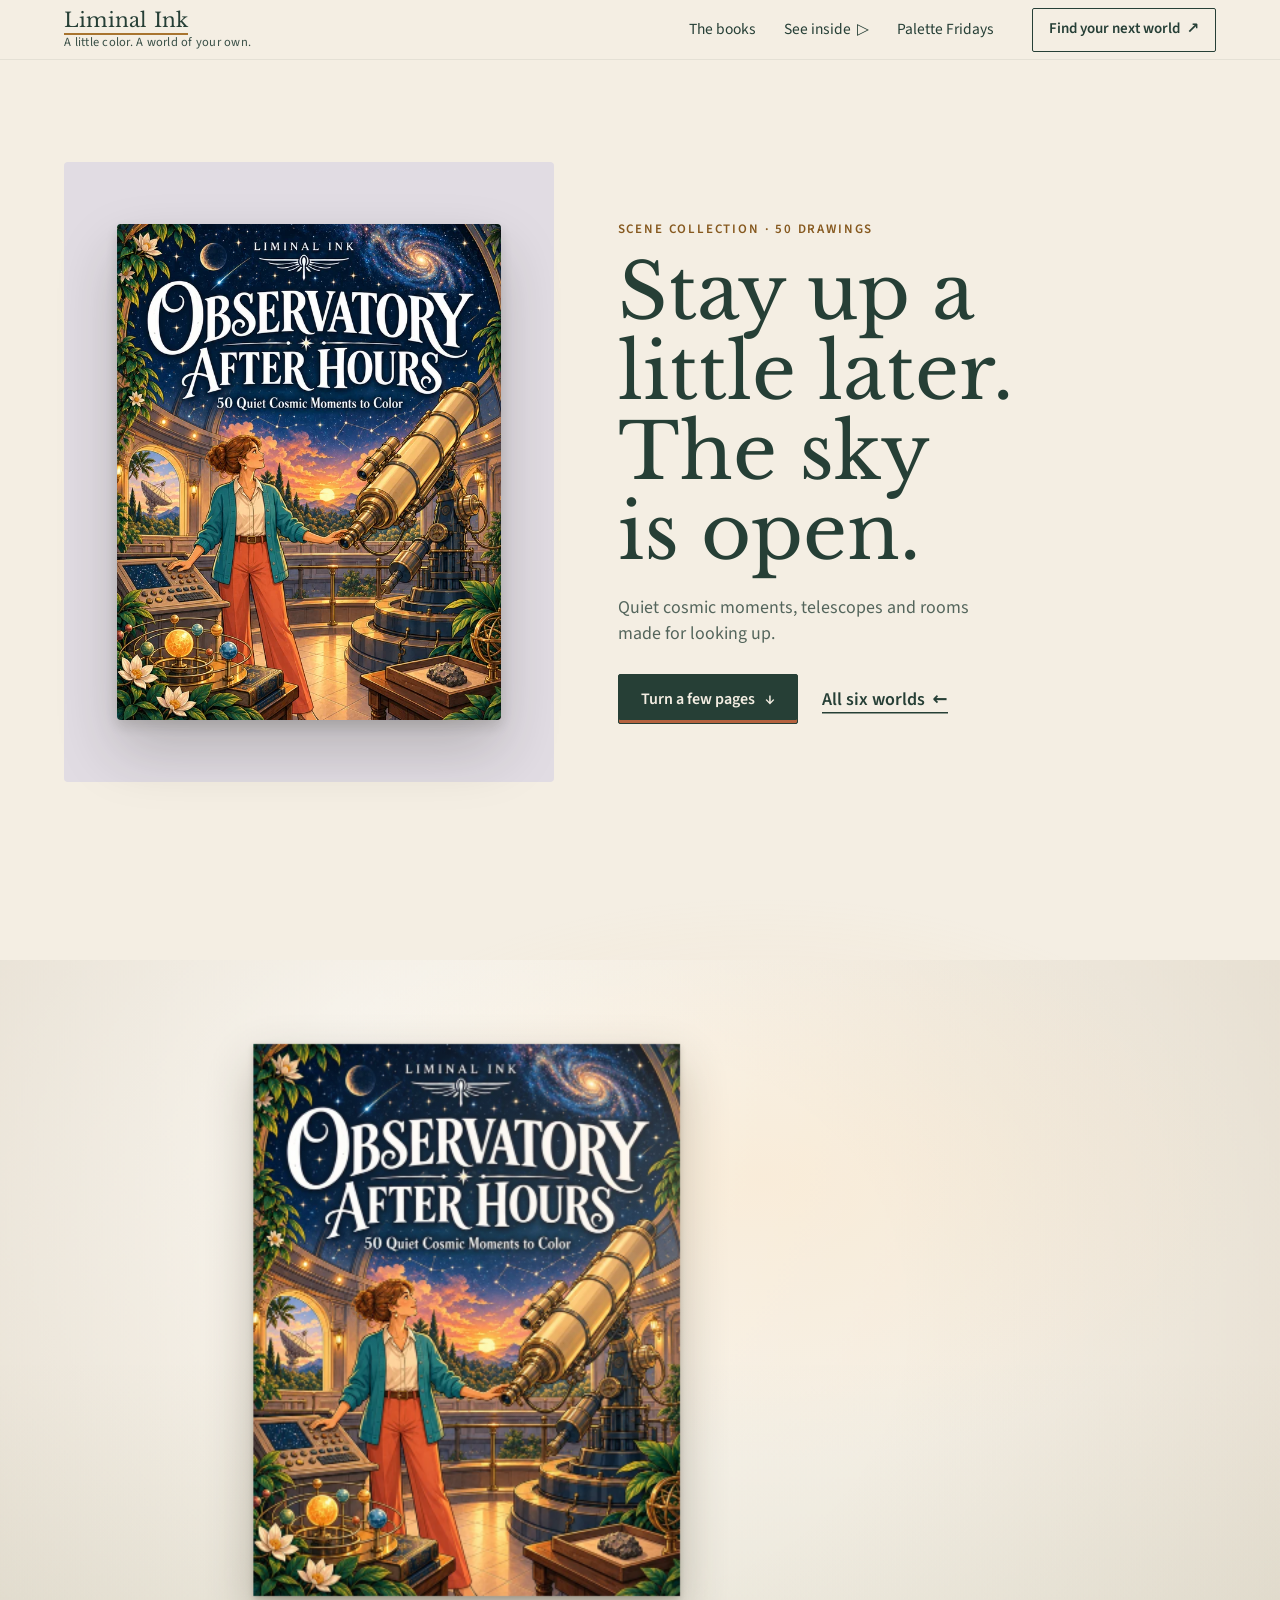
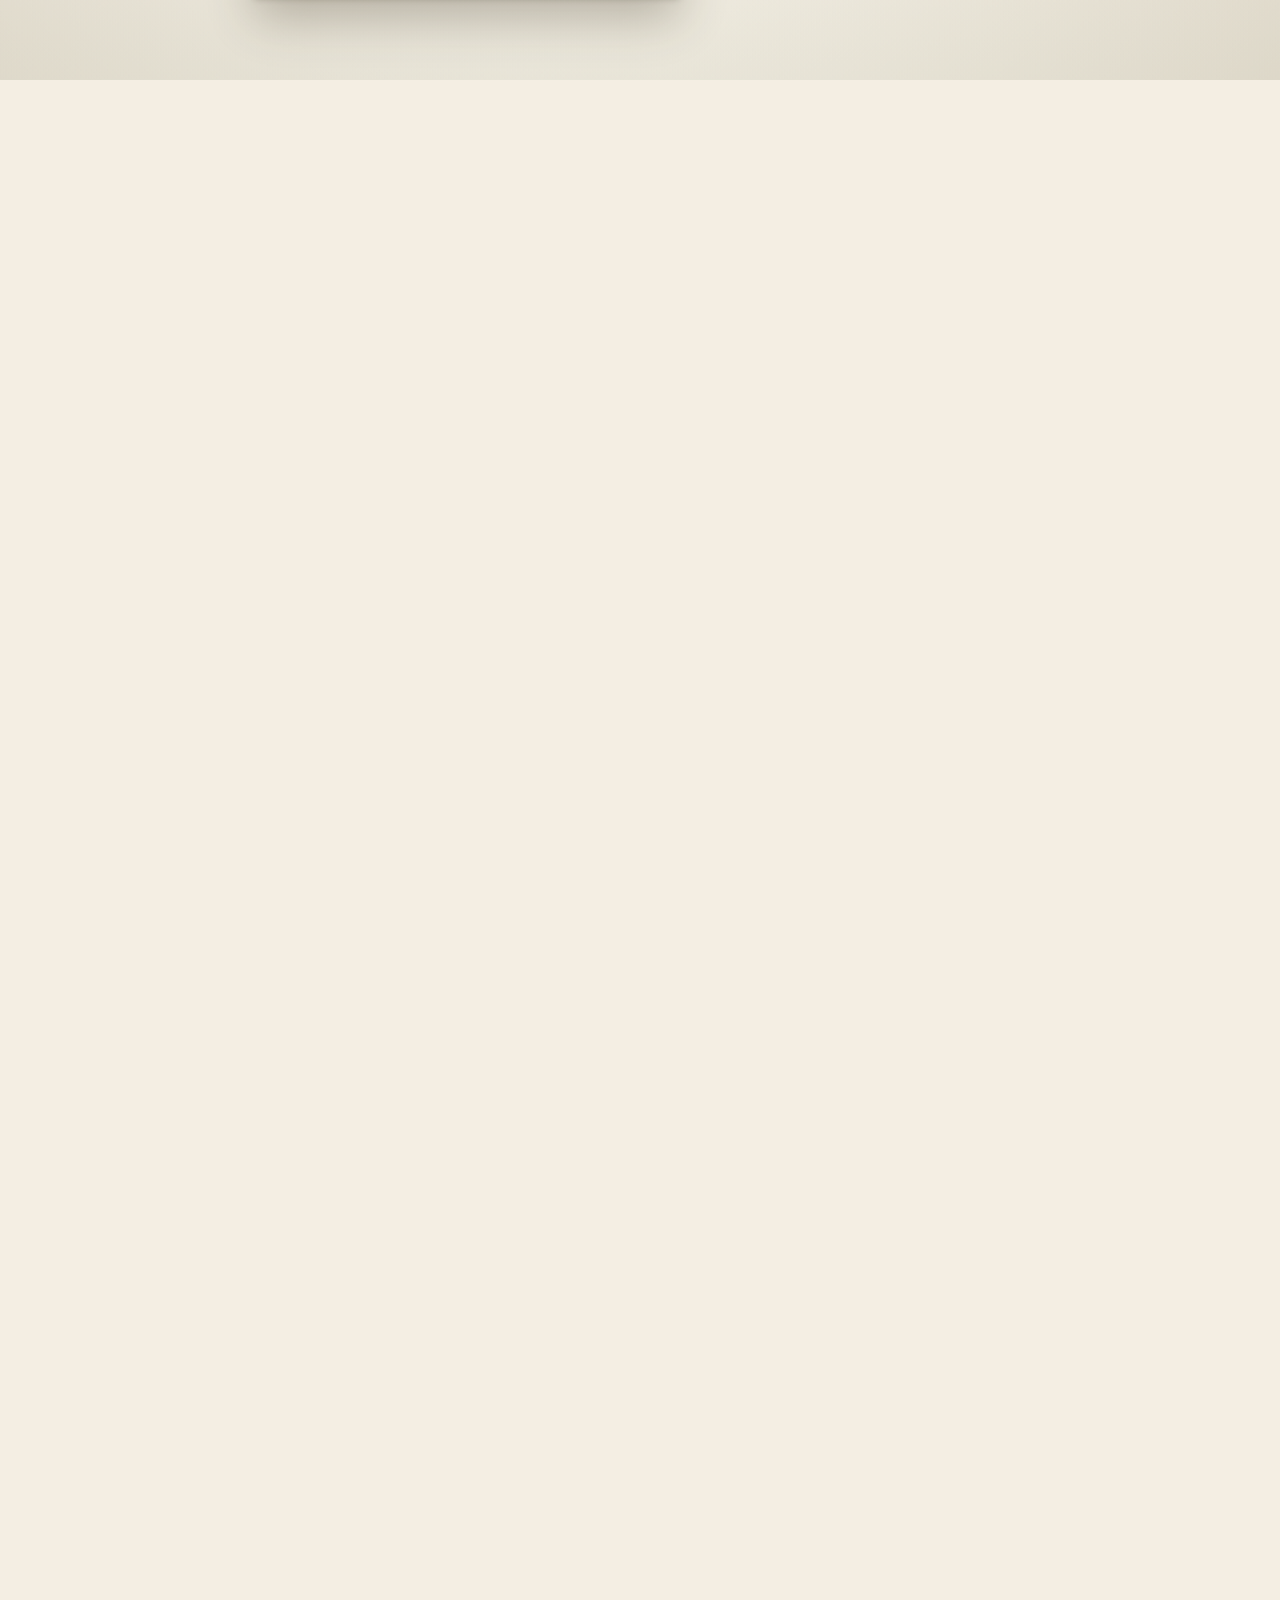
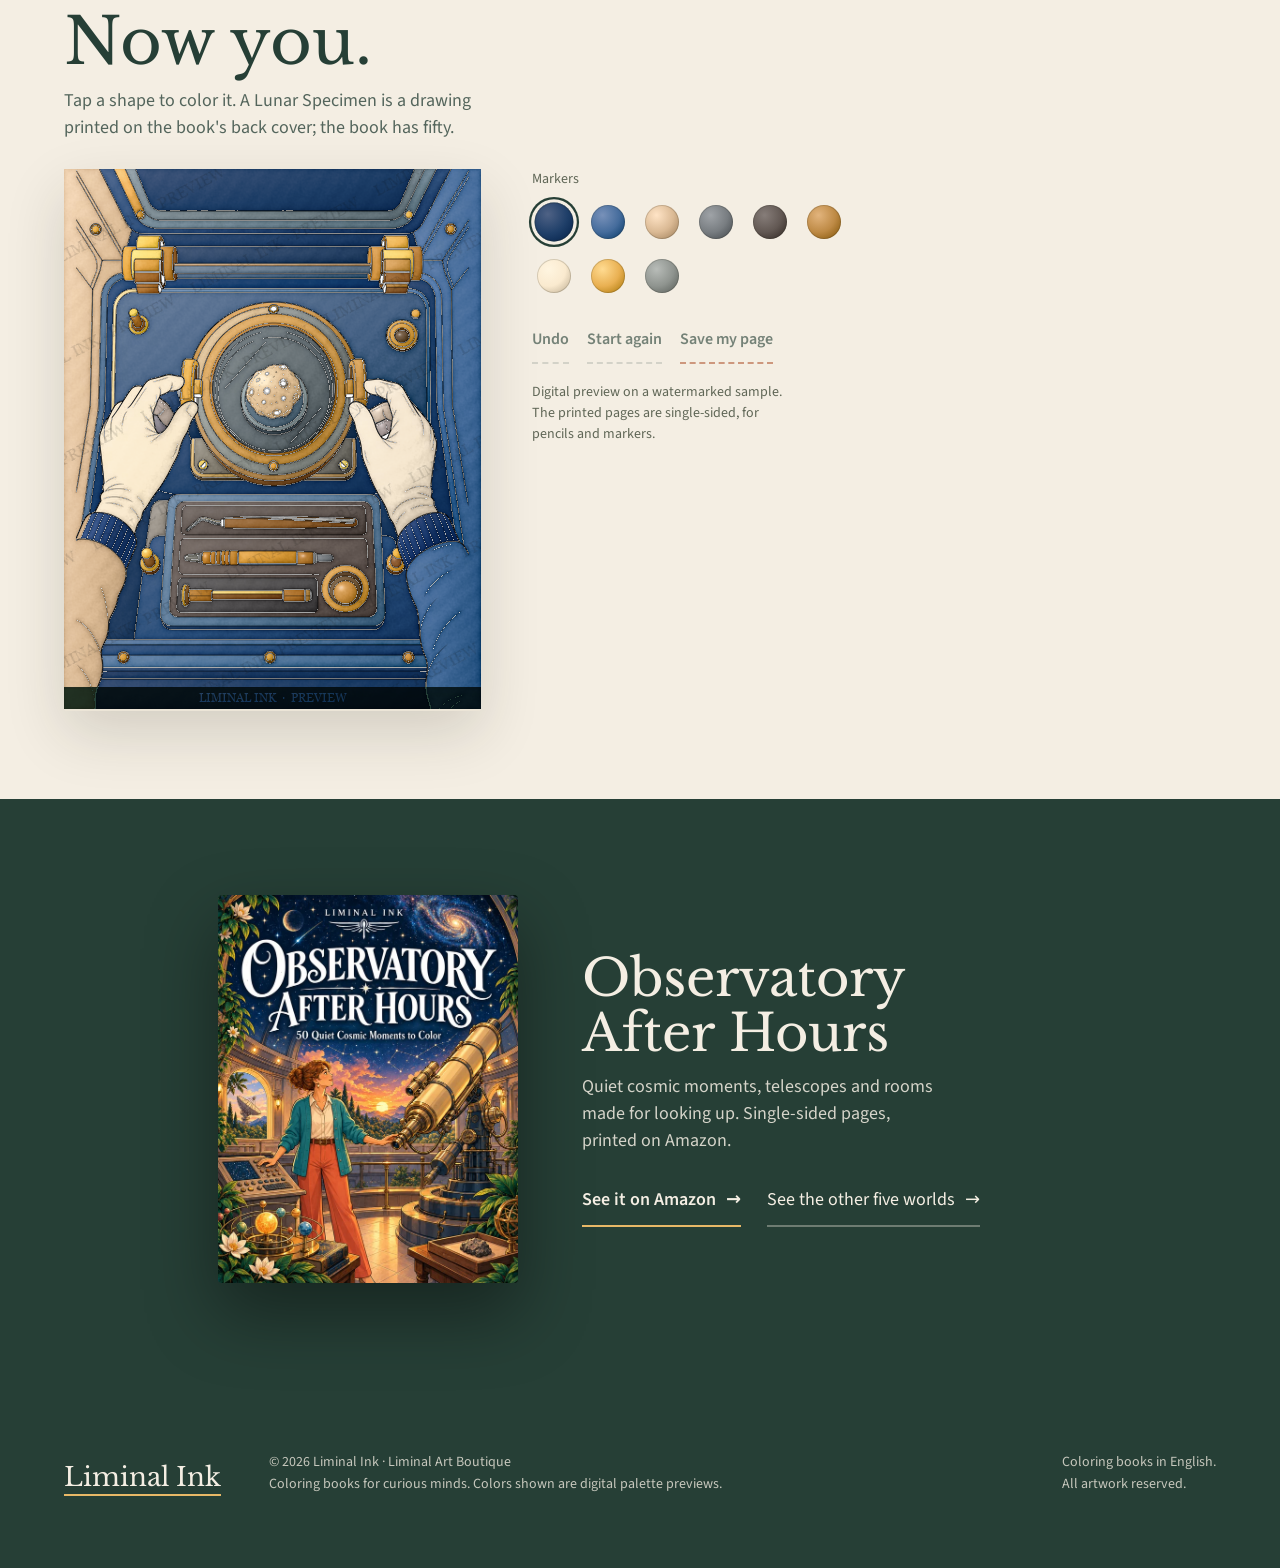
<file: observatory/index.html>
<!DOCTYPE html><html lang="en" data-world="liminal" data-plate="paper"><head><meta http-equiv="Content-Security-Policy" content="default-src 'self'; script-src 'self' 'sha256-0TLpeA8ycGn/SpeJORrvOEretN3fGrOyq8Wd6hAouoI=' 'sha256-YqTLR1lfehmkJPgEYJTdwLNemocXlHCnqPmhZUBnOm4=' 'sha256-ZPKOm0b8r0o4t9Vgq7p/GsRXXXKhFuejQhgu9c0NpgQ=' 'sha256-g+sd5nZrlUNdKwXebNC75Mh+u6dxzaI006Zu3uEdYN0='; style-src 'self' 'unsafe-inline'; img-src 'self' data: blob:; media-src 'self' blob:; font-src 'self'; connect-src 'self' https://assets.mailerlite.com; worker-src 'self' blob:; manifest-src 'self'; object-src 'none'; base-uri 'self'; form-action 'self' https://assets.mailerlite.com"><meta name="referrer" content="strict-origin-when-cross-origin"><meta name="referrer" content="strict-origin-when-cross-origin"><meta charset="utf-8"><meta name="viewport" content="width=device-width, initial-scale=1, viewport-fit=cover"><title>Observatory After Hours — Liminal Ink</title><meta name="description" content="Turn a few pages of Observatory After Hours, then color one before you buy. Coloring books by Liminal Ink."><link rel="canonical" href="https://liminalartboutique.com/observatory/"><meta name="theme-color" content="#263f36"><meta property="og:type" content="website"><meta property="og:site_name" content="Liminal Ink"><meta property="og:title" content="Observatory After Hours — Liminal Ink"><meta property="og:description" content="Turn a few pages of Observatory After Hours, then color one before you buy. Coloring books by Liminal Ink."><meta property="og:url" content="https://liminalartboutique.com/observatory/"><meta property="og:image" content="https://liminalartboutique.com/media/covers/observatory.webp"><meta property="og:image:alt" content="Observatory After Hours: 50 Quiet Cosmic Moments to Color, front cover, by Liminal Ink."><meta property="og:locale" content="en_US"><meta name="twitter:card" content="summary"><meta name="twitter:title" content="Observatory After Hours — Liminal Ink"><meta name="twitter:description" content="Turn a few pages of Observatory After Hours, then color one before you buy. Coloring books by Liminal Ink."><meta name="twitter:image" content="https://liminalartboutique.com/media/covers/observatory.webp"><link rel="icon" href="/icon-32.png" sizes="32x32" type="image/png"><link rel="icon" href="/favicon.svg" type="image/svg+xml"><link rel="apple-touch-icon" href="/icon-apple-180.png"><link rel="preload" href="/fonts/baskerville-400.woff2" as="font" type="font/woff2" crossorigin><script>
      (function () { var d = document.documentElement, q = location.search; d.classList.add('js');
        if (/[?&]freeze(=|&|$)/.test(q)) d.classList.add('freeze'); if (/[?&]floor(=|&|$)/.test(q)) d.classList.add('floor'); })();
    </script><script type="application/ld+json">{"@context":"https://schema.org","@type":"Book","name":"Observatory After Hours: 50 Quiet Cosmic Moments to Color","author":{"@type":"Organization","name":"Liminal Ink"},"inLanguage":"en","bookFormat":"https://schema.org/Paperback","url":"https://www.amazon.com/dp/B0H6WL6BK2","description":"Quiet cosmic moments, telescopes and rooms made for looking up."}</script><link rel="stylesheet" href="/assets/Base.B4y2qLjW.css"><link rel="stylesheet" href="/assets/Colour.B2TpZIax.css"><link rel="stylesheet" href="/assets/World.DPasyiOX.css"></head><body><a class="skip" href="#main">Skip to content</a><header class="top" data-top><a class="mark" href="/" aria-label="Liminal Ink, home"><strong>Liminal Ink</strong><small>A little color. A world of your own.</small></a><button class="menu-btn" type="button" popovertarget="site-menu"><span>Menu</span><i aria-hidden="true"></i></button><div class="menu" id="site-menu" popover><nav aria-label="Main"><a href="/#books">The books</a><a href="/#watch">See inside <span aria-hidden="true">▷</span></a><a href="/friday.html">Palette Fridays</a></nav><a class="shop-link" href="/#books">Find your next world <span aria-hidden="true">↗</span></a></div></header><script type="module">var e=document.getElementById(`site-menu`);e?.addEventListener(`click`,t=>{t.target.closest(`a`)&&e.matches(`:popover-open`)&&e.hidePopover()});</script><main id="main" tabindex="-1"><section class="world-hero" aria-labelledby="hero-title" style="--tile:#e1dce3" data-astro-cid-qyh74o5g><div class="world-cover" data-astro-cid-qyh74o5g><img src="/media/covers/observatory.webp" width="640" height="827" alt="Observatory After Hours cover" fetchpriority="high" decoding="async" style="view-transition-name: cover-observatory" data-astro-cid-qyh74o5g></div><div class="world-copy" data-astro-cid-qyh74o5g><p class="eyebrow" data-astro-cid-qyh74o5g>Scene collection · 50 drawings</p><h1 id="hero-title" data-astro-cid-qyh74o5g><span class="ln" data-astro-cid-qyh74o5g><span data-astro-cid-qyh74o5g>Stay up a little later.</span></span><span class="ln" data-astro-cid-qyh74o5g><span data-astro-cid-qyh74o5g>The sky is open.</span></span></h1><p class="intro" data-astro-cid-qyh74o5g>Quiet cosmic moments, telescopes and rooms made for looking up.</p><div class="world-actions" data-astro-cid-qyh74o5g><a class="button solid" href="#pages" data-astro-cid-qyh74o5g>Turn a few pages <span aria-hidden="true" data-astro-cid-qyh74o5g>↓</span></a><a class="textlink" href="/#books" data-astro-cid-qyh74o5g>All six worlds <span aria-hidden="true" data-astro-cid-qyh74o5g>←</span></a></div></div></section><section class="pages" id="pages" data-scene="pages" data-mode="floor" data-book="observatory" aria-labelledby="pages-title" data-astro-cid-u67zgwz6><div class="stage" data-astro-cid-u67zgwz6><canvas data-montage data-book="observatory" aria-hidden="true" data-astro-cid-u67zgwz6></canvas><div class="lamp" aria-hidden="true" data-astro-cid-u67zgwz6></div><img class="poster" src="/media/observatory/page-019.webp" width="417" height="540" alt="Page 19 of Observatory After Hours, as shown on its Amazon page, with a Liminal Ink preview watermark." loading="lazy" decoding="async" data-astro-cid-u67zgwz6></div><div class="copy" data-astro-cid-u67zgwz6><h2 id="pages-title" data-astro-cid-u67zgwz6>Turn a few pages.</h2><p data-astro-cid-u67zgwz6>Observatory After Hours: four of its fifty drawings, the ones already shown on Amazon. Every drawing sits on its own sheet, so the back stays blank.</p></div></section><script type="module" src="/assets/Pages.astro_astro_type_script_index_0_lang.ByNGTXym.js"></script><section class="colour" id="colour" data-scene="colour" aria-labelledby="colour-title" data-slug="observatory" data-page="081" data-save1="My Lunar" data-save2="Specimen." data-book="Observatory After Hours" data-astro-cid-2ys2oopt><div class="copy" data-astro-cid-2ys2oopt><h2 id="colour-title" data-astro-cid-2ys2oopt>Now you.</h2><p data-astro-cid-2ys2oopt>Tap a shape to color it. A Lunar Specimen is a drawing printed on the book&#39;s back cover; the book has fifty.</p></div><div class="bench" data-astro-cid-2ys2oopt><div class="sheet" style="--ar:417 / 540" data-astro-cid-2ys2oopt><canvas width="417" height="540" aria-label="A Lunar Specimen. Use the arrow keys to move between shapes and Enter to color one." tabindex="0" role="img" data-astro-cid-2ys2oopt></canvas><img class="still" src="/media/observatory/art-081.webp" width="417" height="540" alt="A Lunar Specimen, line art with a Liminal Ink preview watermark." data-astro-cid-2ys2oopt><span class="focus-ring" aria-hidden="true" data-astro-cid-2ys2oopt></span></div><div class="tools" data-astro-cid-2ys2oopt><fieldset class="swatches" data-astro-cid-2ys2oopt><legend data-astro-cid-2ys2oopt>Markers</legend><label class="sw" data-key="m0" style="--l:#4F6285;--m:#1F3F69;--d:#001D45" data-astro-cid-2ys2oopt><input type="radio" name="swatch" value="m0" checked data-astro-cid-2ys2oopt><span class="dot" aria-hidden="true" data-astro-cid-2ys2oopt></span><span class="sr" data-astro-cid-2ys2oopt>navy</span></label><label class="sw" data-key="m1" style="--l:#7891B9;--m:#456C9C;--d:#003462" data-astro-cid-2ys2oopt><input type="radio" name="swatch" value="m1" data-astro-cid-2ys2oopt><span class="dot" aria-hidden="true" data-astro-cid-2ys2oopt></span><span class="sr" data-astro-cid-2ys2oopt>slate blue</span></label><label class="sw" data-key="m2" style="--l:#FFE4C6;--m:#DAB994;--d:#987954" data-astro-cid-2ys2oopt><input type="radio" name="swatch" value="m2" data-astro-cid-2ys2oopt><span class="dot" aria-hidden="true" data-astro-cid-2ys2oopt></span><span class="sr" data-astro-cid-2ys2oopt>sand</span></label><label class="sw" data-key="m3" style="--l:#9FA3A7;--m:#787D81;--d:#3E4347" data-astro-cid-2ys2oopt><input type="radio" name="swatch" value="m3" data-astro-cid-2ys2oopt><span class="dot" aria-hidden="true" data-astro-cid-2ys2oopt></span><span class="sr" data-astro-cid-2ys2oopt>smoke</span></label><label class="sw" data-key="m4" style="--l:#867D79;--m:#625853;--d:#2B221D" data-astro-cid-2ys2oopt><input type="radio" name="swatch" value="m4" data-astro-cid-2ys2oopt><span class="dot" aria-hidden="true" data-astro-cid-2ys2oopt></span><span class="sr" data-astro-cid-2ys2oopt>charcoal</span></label><label class="sw" data-key="m5" style="--l:#E2B47D;--m:#BE8A45;--d:#7B4E00" data-astro-cid-2ys2oopt><input type="radio" name="swatch" value="m5" data-astro-cid-2ys2oopt><span class="dot" aria-hidden="true" data-astro-cid-2ys2oopt></span><span class="sr" data-astro-cid-2ys2oopt>brass</span></label><label class="sw" data-key="m6" style="--l:#FFF5E0;--m:#FAEACF;--d:#B7A78C" data-astro-cid-2ys2oopt><input type="radio" name="swatch" value="m6" data-astro-cid-2ys2oopt><span class="dot" aria-hidden="true" data-astro-cid-2ys2oopt></span><span class="sr" data-astro-cid-2ys2oopt>cream</span></label><label class="sw" data-key="m7" style="--l:#FFDB91;--m:#E9B052;--d:#A37100" data-astro-cid-2ys2oopt><input type="radio" name="swatch" value="m7" data-astro-cid-2ys2oopt><span class="dot" aria-hidden="true" data-astro-cid-2ys2oopt></span><span class="sr" data-astro-cid-2ys2oopt>honey</span></label><label class="sw" data-key="m8" style="--l:#B8BCB8;--m:#8F948F;--d:#535853" data-astro-cid-2ys2oopt><input type="radio" name="swatch" value="m8" data-astro-cid-2ys2oopt><span class="dot" aria-hidden="true" data-astro-cid-2ys2oopt></span><span class="sr" data-astro-cid-2ys2oopt>stone</span></label></fieldset><div class="row" data-astro-cid-2ys2oopt><button type="button" data-act="undo" disabled data-astro-cid-2ys2oopt>Undo</button><button type="button" data-act="reset" disabled data-astro-cid-2ys2oopt>Start again</button><button type="button" data-act="save" disabled data-astro-cid-2ys2oopt>Save my page</button></div><p class="note" data-astro-cid-2ys2oopt>Digital preview on a watermarked sample. The printed pages are single-sided, for pencils and markers.</p><p class="live" aria-live="polite" data-astro-cid-2ys2oopt></p></div></div></section><script type="module" src="/assets/Colour.astro_astro_type_script_index_0_lang.CIEZgHPx.js"></script><section class="book" id="book" data-ground="dark" aria-labelledby="book-title" data-astro-cid-qyh74o5g><img src="/media/covers/observatory.webp" width="640" height="827" alt="Observatory After Hours: 50 Quiet Cosmic Moments to Color, by Liminal Ink." loading="lazy" data-astro-cid-qyh74o5g><div data-astro-cid-qyh74o5g><h2 id="book-title" data-astro-cid-qyh74o5g>Observatory After Hours</h2><p data-astro-cid-qyh74o5g>Quiet cosmic moments, telescopes and rooms made for looking up. Single-sided pages, printed on Amazon.</p><a class="action" href="https://www.amazon.com/dp/B0H6WL6BK2" rel="noopener" data-astro-cid-qyh74o5g>See it on Amazon <span aria-hidden="true" data-astro-cid-qyh74o5g>→</span></a><a class="action quiet" href="/#books" data-astro-cid-qyh74o5g>See the other five worlds <span aria-hidden="true" data-astro-cid-qyh74o5g>→</span></a></div></section></main><footer class="foot" data-ground="dark"><div class="foot-in"><span class="foot-brand">Liminal Ink</span><span>© 2026 Liminal Ink · Liminal Art Boutique<br>Coloring books for curious minds. Colors shown are digital palette previews.</span><span>Coloring books in English.<br>All artwork reserved.</span></div></footer><aside class="nl" data-nl data-live="0" hidden role="dialog" aria-modal="false" aria-labelledby="nl-title"><button class="nl-close" type="button" data-nl-close aria-label="Not now">Not now <span aria-hidden="true">×</span></button><p class="nl-eyebrow">Palette Fridays</p><h2 id="nl-title" class="nl-title">A palette in your inbox, every Friday.</h2><p class="nl-text">One small color idea for the page you're on. Nothing to buy, no spam.</p><form class="nl-form" action="https://assets.mailerlite.com/jsonp/2191485/forms/201616963491857639/subscribe" method="post" target="_blank" rel="noopener" data-nl-form><input type="hidden" name="fields[signup_source]" value="popup" data-nl-source><input type="hidden" name="ml-submit" value="1"><input type="hidden" name="anticsrf" value="true"><label class="nl-field"><span class="sr-only">Email address</span><input type="email" name="fields[email]" autocomplete="email" placeholder="Your email address" required></label><label class="nl-consent"><input type="checkbox" name="consent" value="yes" required><span>Send me Palette Fridays from Liminal Ink by email. I can unsubscribe at any time.</span></label><button class="nl-send" type="submit">Send me the palettes <span aria-hidden="true">→</span></button><p class="nl-status" role="status"></p><p class="nl-small"><a href="/privacy.html">How your email is used</a></p></form></aside><script type="module">var e=`liminal-palettes`,t=document.querySelector(`[data-nl]`),n=()=>{try{return JSON.parse(localStorage.getItem(e)||`{}`)}catch{return{}}},r=t=>{try{localStorage.setItem(e,JSON.stringify({...n(),...t}))}catch{}},i=location.pathname,a=n(),o=a.subscribed||a.dismissed&&Date.now()-a.dismissed<12096e5,s=new URLSearchParams(location.search).has(`nl`);if(t&&(t.dataset.live===`1`||s)&&!/(friday|privacy)\.html$/.test(i)&&!o){t.querySelector(`[data-nl-source]`).value=`popup-${i.replace(/\.html$/,``).replace(/\//g,``)||`home`}`;let e=performance.now(),n=!1,a=!1,o=0,s=e=>{n||(n=!0,t.hidden=!1,t.classList.add(`in`),t.dataset.why=e)};document.addEventListener(`pointerdown`,e=>{e.target.closest?.(`[data-scene="colour"] canvas`)&&(o++,o>=3&&setTimeout(()=>s(`colored`),1500))}),document.addEventListener(`click`,e=>{e.target.closest?.(`[data-act="save"]`)&&setTimeout(()=>s(`saved`),1200)}),addEventListener(`scroll`,()=>{(scrollY+innerHeight)/document.documentElement.scrollHeight>.55&&(a=!0),a&&performance.now()-e>25e3&&s(`read`)},{passive:!0}),matchMedia(`(pointer: fine)`).matches&&document.documentElement.addEventListener(`mouseleave`,t=>{t.clientY<=0&&performance.now()-e>12e3&&s(`leave`)});let c=()=>{t.hidden=!0,r({dismissed:Date.now()})};t.querySelector(`[data-nl-close]`).addEventListener(`click`,c),addEventListener(`keydown`,e=>{e.key===`Escape`&&!t.hidden&&c()});let l=t.querySelector(`[data-nl-form]`),u=l.querySelector(`.nl-status`),d=!1;l.addEventListener(`submit`,async e=>{if(!d){e.preventDefault(),u.textContent=`Sending…`;try{let e=await fetch(l.action,{method:`POST`,body:new URLSearchParams(new FormData(l))}),t=await e.json().catch(()=>({}));if(!e.ok||t.success===!1)throw Error(`not accepted`);u.textContent=`Almost there: check your inbox and confirm. You are not subscribed until you do.`,l.querySelector(`.nl-send`).disabled=!0,r({subscribed:Date.now()})}catch{d=!0,u.textContent=`Opening the confirmation in a new tab…`,l.requestSubmit(),d=!1}}})}</script><script type="module">var e=document.documentElement,t=document.querySelector(`[data-top]`),n=new Set,r;function i(){let t=[...n].sort((e,t)=>e.compareDocumentPosition(t)&Node.DOCUMENT_POSITION_FOLLOWING?-1:1),r=t[t.length-1];r?(e.dataset.plate=`dark`,e.style.setProperty(`--ground`,r.dataset.groundColor||getComputedStyle(r).backgroundColor)):e.dataset.plate=`paper`}function a(){r?.disconnect(),n.clear();let e=Math.round(t?.getBoundingClientRect().height||60);r=new IntersectionObserver(e=>{for(let t of e)t.isIntersecting?n.add(t.target):n.delete(t.target);i()},{rootMargin:`-${e}px 0px -${Math.max(0,innerHeight-e-2)}px 0px`,threshold:0}),document.querySelectorAll(`body [data-ground="dark"]`).forEach(e=>r.observe(e))}var o;a(),addEventListener(`resize`,()=>{clearTimeout(o),o=window.setTimeout(a,150)},{passive:!0}),addEventListener(`ground:refresh`,i);</script></body></html>
</file>
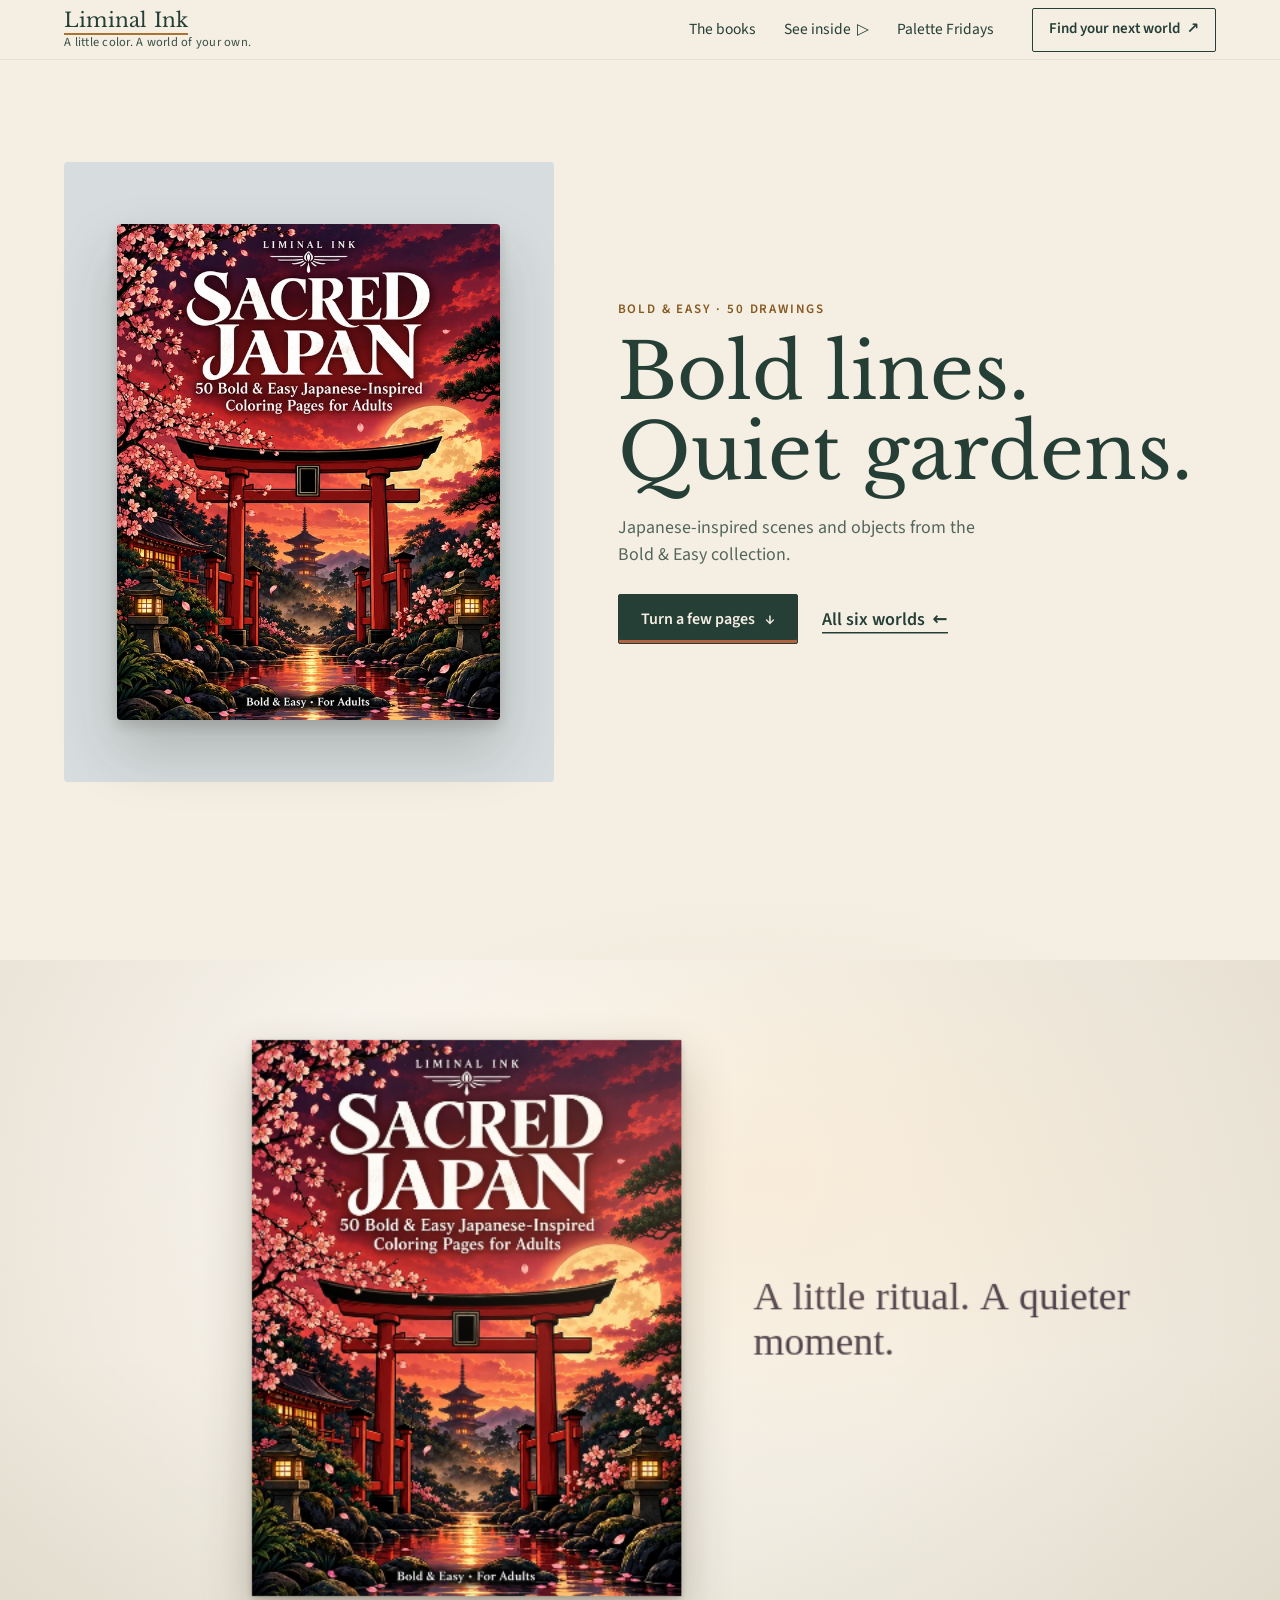
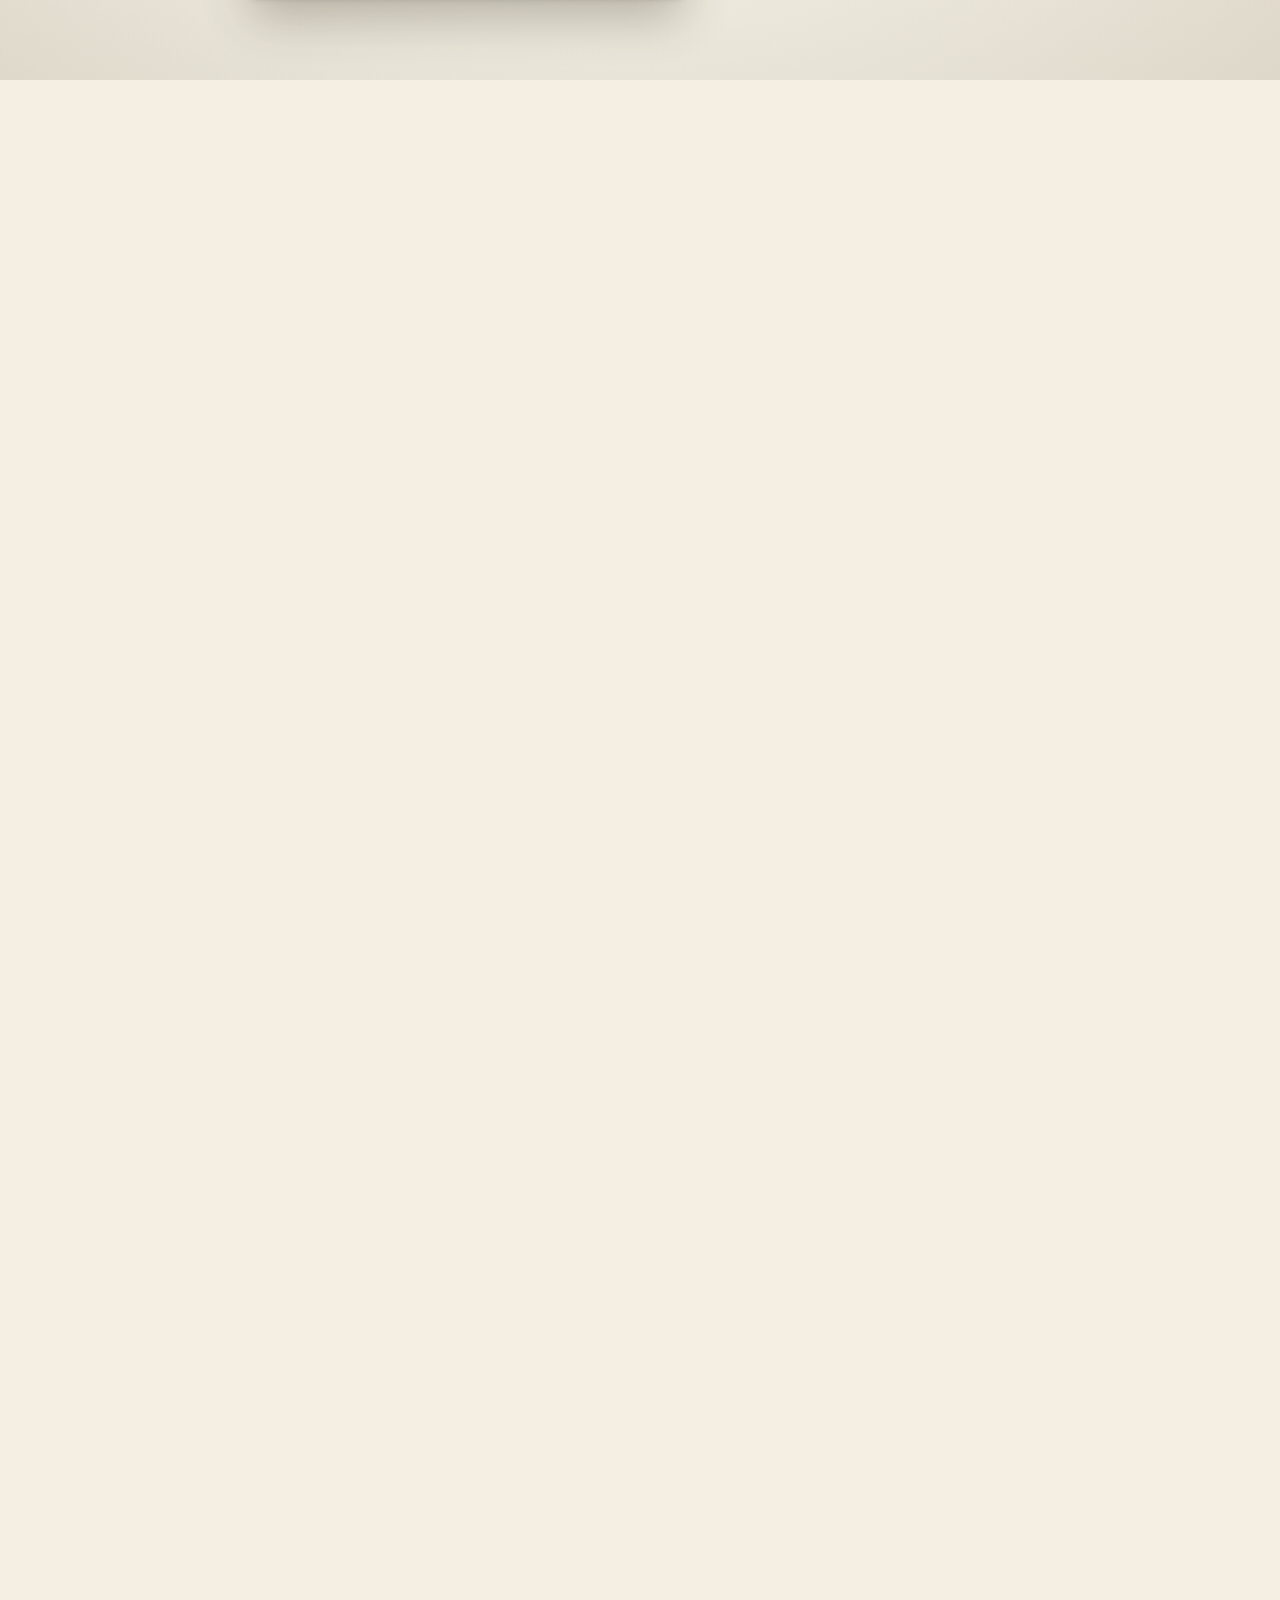
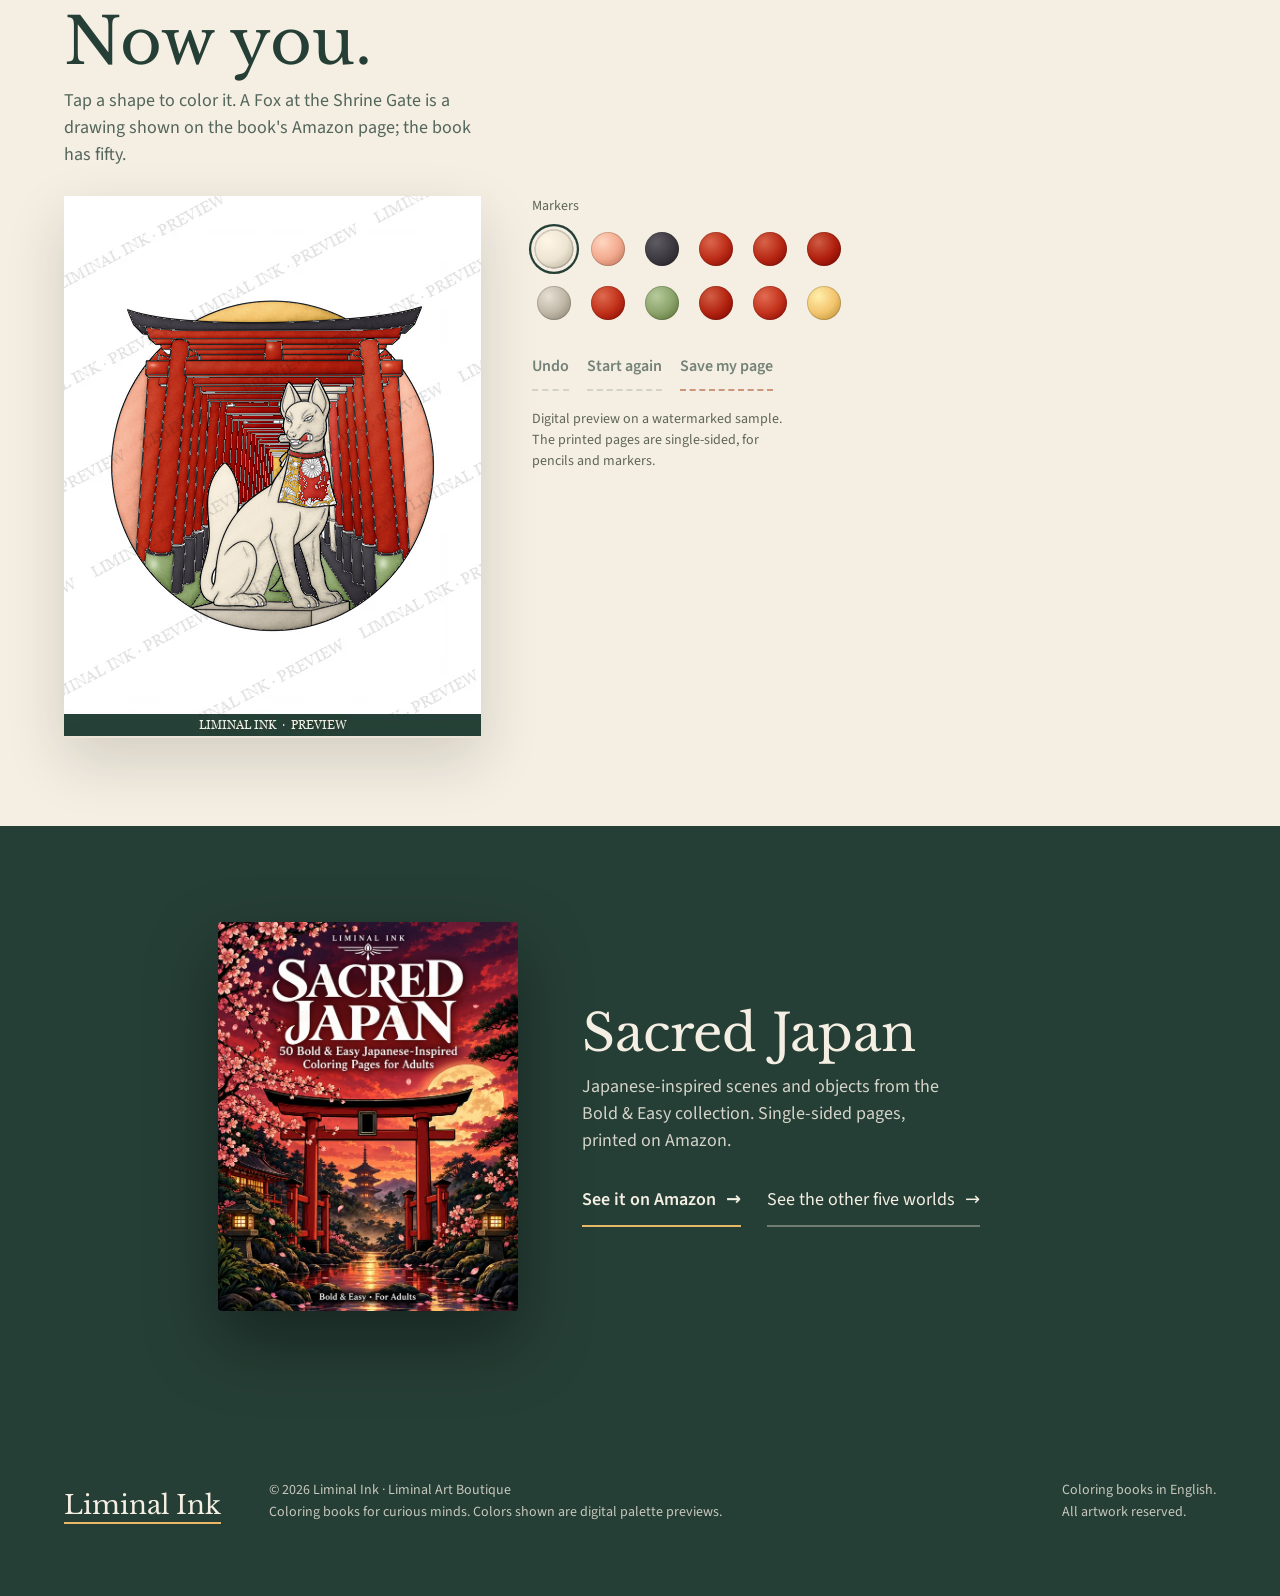
<file: sacred-japan/index.html>
<!DOCTYPE html><html lang="en" data-world="liminal" data-plate="paper"><head><meta http-equiv="Content-Security-Policy" content="default-src 'self'; script-src 'self' 'sha256-0TLpeA8ycGn/SpeJORrvOEretN3fGrOyq8Wd6hAouoI=' 'sha256-YqTLR1lfehmkJPgEYJTdwLNemocXlHCnqPmhZUBnOm4=' 'sha256-ZPKOm0b8r0o4t9Vgq7p/GsRXXXKhFuejQhgu9c0NpgQ=' 'sha256-g+sd5nZrlUNdKwXebNC75Mh+u6dxzaI006Zu3uEdYN0='; style-src 'self' 'unsafe-inline'; img-src 'self' data: blob:; media-src 'self' blob:; font-src 'self'; connect-src 'self' https://assets.mailerlite.com; worker-src 'self' blob:; manifest-src 'self'; object-src 'none'; base-uri 'self'; form-action 'self' https://assets.mailerlite.com"><meta name="referrer" content="strict-origin-when-cross-origin"><meta name="referrer" content="strict-origin-when-cross-origin"><meta charset="utf-8"><meta name="viewport" content="width=device-width, initial-scale=1, viewport-fit=cover"><title>Sacred Japan — Liminal Ink</title><meta name="description" content="Turn a few pages of Sacred Japan, then color one before you buy. Bold &amp; Easy coloring by Liminal Ink."><link rel="canonical" href="https://liminalartboutique.com/sacred-japan/"><meta name="theme-color" content="#263f36"><meta property="og:type" content="website"><meta property="og:site_name" content="Liminal Ink"><meta property="og:title" content="Sacred Japan — Liminal Ink"><meta property="og:description" content="Turn a few pages of Sacred Japan, then color one before you buy. Bold &amp; Easy coloring by Liminal Ink."><meta property="og:url" content="https://liminalartboutique.com/sacred-japan/"><meta property="og:image" content="https://liminalartboutique.com/media/covers/sacred-japan.webp"><meta property="og:image:alt" content="Sacred Japan: 50 Bold &amp; Easy Japanese-Inspired Coloring Pages for Adults, front cover, by Liminal Ink."><meta property="og:locale" content="en_US"><meta name="twitter:card" content="summary"><meta name="twitter:title" content="Sacred Japan — Liminal Ink"><meta name="twitter:description" content="Turn a few pages of Sacred Japan, then color one before you buy. Bold &amp; Easy coloring by Liminal Ink."><meta name="twitter:image" content="https://liminalartboutique.com/media/covers/sacred-japan.webp"><link rel="icon" href="/icon-32.png" sizes="32x32" type="image/png"><link rel="icon" href="/favicon.svg" type="image/svg+xml"><link rel="apple-touch-icon" href="/icon-apple-180.png"><link rel="preload" href="/fonts/baskerville-400.woff2" as="font" type="font/woff2" crossorigin><script>
      (function () { var d = document.documentElement, q = location.search; d.classList.add('js');
        if (/[?&]freeze(=|&|$)/.test(q)) d.classList.add('freeze'); if (/[?&]floor(=|&|$)/.test(q)) d.classList.add('floor'); })();
    </script><script type="application/ld+json">{"@context":"https://schema.org","@type":"Book","name":"Sacred Japan: 50 Bold & Easy Japanese-Inspired Coloring Pages for Adults","author":{"@type":"Organization","name":"Liminal Ink"},"inLanguage":"en","bookFormat":"https://schema.org/Paperback","url":"https://www.amazon.com/dp/B0H571ZMXL","description":"Japanese-inspired scenes and objects from the Bold & Easy collection."}</script><link rel="stylesheet" href="/assets/Base.B4y2qLjW.css"><link rel="stylesheet" href="/assets/Colour.B2TpZIax.css"><link rel="stylesheet" href="/assets/World.DPasyiOX.css"></head><body><a class="skip" href="#main">Skip to content</a><header class="top" data-top><a class="mark" href="/" aria-label="Liminal Ink, home"><strong>Liminal Ink</strong><small>A little color. A world of your own.</small></a><button class="menu-btn" type="button" popovertarget="site-menu"><span>Menu</span><i aria-hidden="true"></i></button><div class="menu" id="site-menu" popover><nav aria-label="Main"><a href="/#books">The books</a><a href="/#watch">See inside <span aria-hidden="true">▷</span></a><a href="/friday.html">Palette Fridays</a></nav><a class="shop-link" href="/#books">Find your next world <span aria-hidden="true">↗</span></a></div></header><script type="module">var e=document.getElementById(`site-menu`);e?.addEventListener(`click`,t=>{t.target.closest(`a`)&&e.matches(`:popover-open`)&&e.hidePopover()});</script><main id="main" tabindex="-1"><section class="world-hero" aria-labelledby="hero-title" style="--tile:#d7ddde" data-astro-cid-qyh74o5g><div class="world-cover" data-astro-cid-qyh74o5g><img src="/media/covers/sacred-japan.webp" width="640" height="827" alt="Sacred Japan cover" fetchpriority="high" decoding="async" style="view-transition-name: cover-sacred-japan" data-astro-cid-qyh74o5g></div><div class="world-copy" data-astro-cid-qyh74o5g><p class="eyebrow" data-astro-cid-qyh74o5g>Bold &amp; Easy · 50 drawings</p><h1 id="hero-title" data-astro-cid-qyh74o5g><span class="ln" data-astro-cid-qyh74o5g><span data-astro-cid-qyh74o5g>Bold lines.</span></span><span class="ln" data-astro-cid-qyh74o5g><span data-astro-cid-qyh74o5g>Quiet gardens.</span></span></h1><p class="intro" data-astro-cid-qyh74o5g>Japanese-inspired scenes and objects from the Bold &amp; Easy collection.</p><div class="world-actions" data-astro-cid-qyh74o5g><a class="button solid" href="#pages" data-astro-cid-qyh74o5g>Turn a few pages <span aria-hidden="true" data-astro-cid-qyh74o5g>↓</span></a><a class="textlink" href="/#books" data-astro-cid-qyh74o5g>All six worlds <span aria-hidden="true" data-astro-cid-qyh74o5g>←</span></a></div></div></section><section class="pages" id="pages" data-scene="pages" data-mode="floor" data-book="sacred-japan" aria-labelledby="pages-title" data-astro-cid-u67zgwz6><div class="stage" data-astro-cid-u67zgwz6><canvas data-montage data-book="sacred-japan" aria-hidden="true" data-astro-cid-u67zgwz6></canvas><div class="lamp" aria-hidden="true" data-astro-cid-u67zgwz6></div><img class="poster" src="/media/sacred-japan/page-021.webp" width="417" height="540" alt="Page 21 of Sacred Japan, as shown on its Amazon page, with a Liminal Ink preview watermark." loading="lazy" decoding="async" data-astro-cid-u67zgwz6></div><div class="copy" data-astro-cid-u67zgwz6><h2 id="pages-title" data-astro-cid-u67zgwz6>Turn a few pages.</h2><p data-astro-cid-u67zgwz6>Sacred Japan: four of its fifty drawings, the ones already shown on Amazon. Every drawing sits on its own sheet, so the back stays blank.</p></div></section><script type="module" src="/assets/Pages.astro_astro_type_script_index_0_lang.ByNGTXym.js"></script><section class="colour" id="colour" data-scene="colour" aria-labelledby="colour-title" data-slug="sacred-japan" data-page="041" data-save1="My Fox at" data-save2="the Shrine Gate." data-book="Sacred Japan" data-astro-cid-2ys2oopt><div class="copy" data-astro-cid-2ys2oopt><h2 id="colour-title" data-astro-cid-2ys2oopt>Now you.</h2><p data-astro-cid-2ys2oopt>Tap a shape to color it. A Fox at the Shrine Gate is a drawing shown on the book&#39;s Amazon page; the book has fifty.</p></div><div class="bench" data-astro-cid-2ys2oopt><div class="sheet" style="--ar:417 / 540" data-astro-cid-2ys2oopt><canvas width="417" height="540" aria-label="A Fox at the Shrine Gate. Use the arrow keys to move between shapes and Enter to color one." tabindex="0" role="img" data-astro-cid-2ys2oopt></canvas><img class="still" src="/media/sacred-japan/art-041.webp" width="417" height="540" alt="A Fox at the Shrine Gate, line art with a Liminal Ink preview watermark." data-astro-cid-2ys2oopt><span class="focus-ring" aria-hidden="true" data-astro-cid-2ys2oopt></span></div><div class="tools" data-astro-cid-2ys2oopt><fieldset class="swatches" data-astro-cid-2ys2oopt><legend data-astro-cid-2ys2oopt>Markers</legend><label class="sw" data-key="m0" style="--l:#FEF6E7;--m:#EEE4D2;--d:#ABA28F" data-astro-cid-2ys2oopt><input type="radio" name="swatch" value="m0" checked data-astro-cid-2ys2oopt><span class="dot" aria-hidden="true" data-astro-cid-2ys2oopt></span><span class="sr" data-astro-cid-2ys2oopt>ivory</span></label><label class="sw" data-key="m1" style="--l:#FFD6C0;--m:#F2A98E;--d:#AF694F" data-astro-cid-2ys2oopt><input type="radio" name="swatch" value="m1" data-astro-cid-2ys2oopt><span class="dot" aria-hidden="true" data-astro-cid-2ys2oopt></span><span class="sr" data-astro-cid-2ys2oopt>salmon</span></label><label class="sw" data-key="m2" style="--l:#5E5C62;--m:#3C3940;--d:#1D1A21" data-astro-cid-2ys2oopt><input type="radio" name="swatch" value="m2" data-astro-cid-2ys2oopt><span class="dot" aria-hidden="true" data-astro-cid-2ys2oopt></span><span class="sr" data-astro-cid-2ys2oopt>charcoal</span></label><label class="sw" data-key="m3" style="--l:#DA664C;--m:#BC2C17;--d:#770000" data-astro-cid-2ys2oopt><input type="radio" name="swatch" value="m3" data-astro-cid-2ys2oopt><span class="dot" aria-hidden="true" data-astro-cid-2ys2oopt></span><span class="sr" data-astro-cid-2ys2oopt>ember</span></label><label class="sw" data-key="m4" style="--l:#D66349;--m:#B82814;--d:#740000" data-astro-cid-2ys2oopt><input type="radio" name="swatch" value="m4" data-astro-cid-2ys2oopt><span class="dot" aria-hidden="true" data-astro-cid-2ys2oopt></span><span class="sr" data-astro-cid-2ys2oopt>scarlet</span></label><label class="sw" data-key="m5" style="--l:#CE5C43;--m:#B01F0D;--d:#6D0000" data-astro-cid-2ys2oopt><input type="radio" name="swatch" value="m5" data-astro-cid-2ys2oopt><span class="dot" aria-hidden="true" data-astro-cid-2ys2oopt></span><span class="sr" data-astro-cid-2ys2oopt>crimson</span></label><label class="sw" data-key="m6" style="--l:#E7E0D3;--m:#BFB6A6;--d:#7F7767" data-astro-cid-2ys2oopt><input type="radio" name="swatch" value="m6" data-astro-cid-2ys2oopt><span class="dot" aria-hidden="true" data-astro-cid-2ys2oopt></span><span class="sr" data-astro-cid-2ys2oopt>stone</span></label><label class="sw" data-key="m7" style="--l:#DE6A4E;--m:#C03019;--d:#7B0000" data-astro-cid-2ys2oopt><input type="radio" name="swatch" value="m7" data-astro-cid-2ys2oopt><span class="dot" aria-hidden="true" data-astro-cid-2ys2oopt></span><span class="sr" data-astro-cid-2ys2oopt>poppy red</span></label><label class="sw" data-key="m8" style="--l:#B7CA9C;--m:#8BA36A;--d:#4C662C" data-astro-cid-2ys2oopt><input type="radio" name="swatch" value="m8" data-astro-cid-2ys2oopt><span class="dot" aria-hidden="true" data-astro-cid-2ys2oopt></span><span class="sr" data-astro-cid-2ys2oopt>sage</span></label><label class="sw" data-key="m9" style="--l:#D15F45;--m:#B32310;--d:#6F0000" data-astro-cid-2ys2oopt><input type="radio" name="swatch" value="m9" data-astro-cid-2ys2oopt><span class="dot" aria-hidden="true" data-astro-cid-2ys2oopt></span><span class="sr" data-astro-cid-2ys2oopt>rust</span></label><label class="sw" data-key="m10" style="--l:#E16C51;--m:#C3321C;--d:#7E0000" data-astro-cid-2ys2oopt><input type="radio" name="swatch" value="m10" data-astro-cid-2ys2oopt><span class="dot" aria-hidden="true" data-astro-cid-2ys2oopt></span><span class="sr" data-astro-cid-2ys2oopt>flame</span></label><label class="sw" data-key="m11" style="--l:#FFEFAB;--m:#F3C46E;--d:#AE8427" data-astro-cid-2ys2oopt><input type="radio" name="swatch" value="m11" data-astro-cid-2ys2oopt><span class="dot" aria-hidden="true" data-astro-cid-2ys2oopt></span><span class="sr" data-astro-cid-2ys2oopt>gold</span></label></fieldset><div class="row" data-astro-cid-2ys2oopt><button type="button" data-act="undo" disabled data-astro-cid-2ys2oopt>Undo</button><button type="button" data-act="reset" disabled data-astro-cid-2ys2oopt>Start again</button><button type="button" data-act="save" disabled data-astro-cid-2ys2oopt>Save my page</button></div><p class="note" data-astro-cid-2ys2oopt>Digital preview on a watermarked sample. The printed pages are single-sided, for pencils and markers.</p><p class="live" aria-live="polite" data-astro-cid-2ys2oopt></p></div></div></section><script type="module" src="/assets/Colour.astro_astro_type_script_index_0_lang.CIEZgHPx.js"></script><section class="book" id="book" data-ground="dark" aria-labelledby="book-title" data-astro-cid-qyh74o5g><img src="/media/covers/sacred-japan.webp" width="640" height="827" alt="Sacred Japan: 50 Bold &amp; Easy Japanese-Inspired Coloring Pages for Adults, by Liminal Ink." loading="lazy" data-astro-cid-qyh74o5g><div data-astro-cid-qyh74o5g><h2 id="book-title" data-astro-cid-qyh74o5g>Sacred Japan</h2><p data-astro-cid-qyh74o5g>Japanese-inspired scenes and objects from the Bold &amp; Easy collection. Single-sided pages, printed on Amazon.</p><a class="action" href="https://www.amazon.com/dp/B0H571ZMXL" rel="noopener" data-astro-cid-qyh74o5g>See it on Amazon <span aria-hidden="true" data-astro-cid-qyh74o5g>→</span></a><a class="action quiet" href="/#books" data-astro-cid-qyh74o5g>See the other five worlds <span aria-hidden="true" data-astro-cid-qyh74o5g>→</span></a></div></section></main><footer class="foot" data-ground="dark"><div class="foot-in"><span class="foot-brand">Liminal Ink</span><span>© 2026 Liminal Ink · Liminal Art Boutique<br>Coloring books for curious minds. Colors shown are digital palette previews.</span><span>Coloring books in English.<br>All artwork reserved.</span></div></footer><aside class="nl" data-nl data-live="0" hidden role="dialog" aria-modal="false" aria-labelledby="nl-title"><button class="nl-close" type="button" data-nl-close aria-label="Not now">Not now <span aria-hidden="true">×</span></button><p class="nl-eyebrow">Palette Fridays</p><h2 id="nl-title" class="nl-title">A palette in your inbox, every Friday.</h2><p class="nl-text">One small color idea for the page you're on. Nothing to buy, no spam.</p><form class="nl-form" action="https://assets.mailerlite.com/jsonp/2191485/forms/201616963491857639/subscribe" method="post" target="_blank" rel="noopener" data-nl-form><input type="hidden" name="fields[signup_source]" value="popup" data-nl-source><input type="hidden" name="ml-submit" value="1"><input type="hidden" name="anticsrf" value="true"><label class="nl-field"><span class="sr-only">Email address</span><input type="email" name="fields[email]" autocomplete="email" placeholder="Your email address" required></label><label class="nl-consent"><input type="checkbox" name="consent" value="yes" required><span>Send me Palette Fridays from Liminal Ink by email. I can unsubscribe at any time.</span></label><button class="nl-send" type="submit">Send me the palettes <span aria-hidden="true">→</span></button><p class="nl-status" role="status"></p><p class="nl-small"><a href="/privacy.html">How your email is used</a></p></form></aside><script type="module">var e=`liminal-palettes`,t=document.querySelector(`[data-nl]`),n=()=>{try{return JSON.parse(localStorage.getItem(e)||`{}`)}catch{return{}}},r=t=>{try{localStorage.setItem(e,JSON.stringify({...n(),...t}))}catch{}},i=location.pathname,a=n(),o=a.subscribed||a.dismissed&&Date.now()-a.dismissed<12096e5,s=new URLSearchParams(location.search).has(`nl`);if(t&&(t.dataset.live===`1`||s)&&!/(friday|privacy)\.html$/.test(i)&&!o){t.querySelector(`[data-nl-source]`).value=`popup-${i.replace(/\.html$/,``).replace(/\//g,``)||`home`}`;let e=performance.now(),n=!1,a=!1,o=0,s=e=>{n||(n=!0,t.hidden=!1,t.classList.add(`in`),t.dataset.why=e)};document.addEventListener(`pointerdown`,e=>{e.target.closest?.(`[data-scene="colour"] canvas`)&&(o++,o>=3&&setTimeout(()=>s(`colored`),1500))}),document.addEventListener(`click`,e=>{e.target.closest?.(`[data-act="save"]`)&&setTimeout(()=>s(`saved`),1200)}),addEventListener(`scroll`,()=>{(scrollY+innerHeight)/document.documentElement.scrollHeight>.55&&(a=!0),a&&performance.now()-e>25e3&&s(`read`)},{passive:!0}),matchMedia(`(pointer: fine)`).matches&&document.documentElement.addEventListener(`mouseleave`,t=>{t.clientY<=0&&performance.now()-e>12e3&&s(`leave`)});let c=()=>{t.hidden=!0,r({dismissed:Date.now()})};t.querySelector(`[data-nl-close]`).addEventListener(`click`,c),addEventListener(`keydown`,e=>{e.key===`Escape`&&!t.hidden&&c()});let l=t.querySelector(`[data-nl-form]`),u=l.querySelector(`.nl-status`),d=!1;l.addEventListener(`submit`,async e=>{if(!d){e.preventDefault(),u.textContent=`Sending…`;try{let e=await fetch(l.action,{method:`POST`,body:new URLSearchParams(new FormData(l))}),t=await e.json().catch(()=>({}));if(!e.ok||t.success===!1)throw Error(`not accepted`);u.textContent=`Almost there: check your inbox and confirm. You are not subscribed until you do.`,l.querySelector(`.nl-send`).disabled=!0,r({subscribed:Date.now()})}catch{d=!0,u.textContent=`Opening the confirmation in a new tab…`,l.requestSubmit(),d=!1}}})}</script><script type="module">var e=document.documentElement,t=document.querySelector(`[data-top]`),n=new Set,r;function i(){let t=[...n].sort((e,t)=>e.compareDocumentPosition(t)&Node.DOCUMENT_POSITION_FOLLOWING?-1:1),r=t[t.length-1];r?(e.dataset.plate=`dark`,e.style.setProperty(`--ground`,r.dataset.groundColor||getComputedStyle(r).backgroundColor)):e.dataset.plate=`paper`}function a(){r?.disconnect(),n.clear();let e=Math.round(t?.getBoundingClientRect().height||60);r=new IntersectionObserver(e=>{for(let t of e)t.isIntersecting?n.add(t.target):n.delete(t.target);i()},{rootMargin:`-${e}px 0px -${Math.max(0,innerHeight-e-2)}px 0px`,threshold:0}),document.querySelectorAll(`body [data-ground="dark"]`).forEach(e=>r.observe(e))}var o;a(),addEventListener(`resize`,()=>{clearTimeout(o),o=window.setTimeout(a,150)},{passive:!0}),addEventListener(`ground:refresh`,i);</script></body></html>
</file>
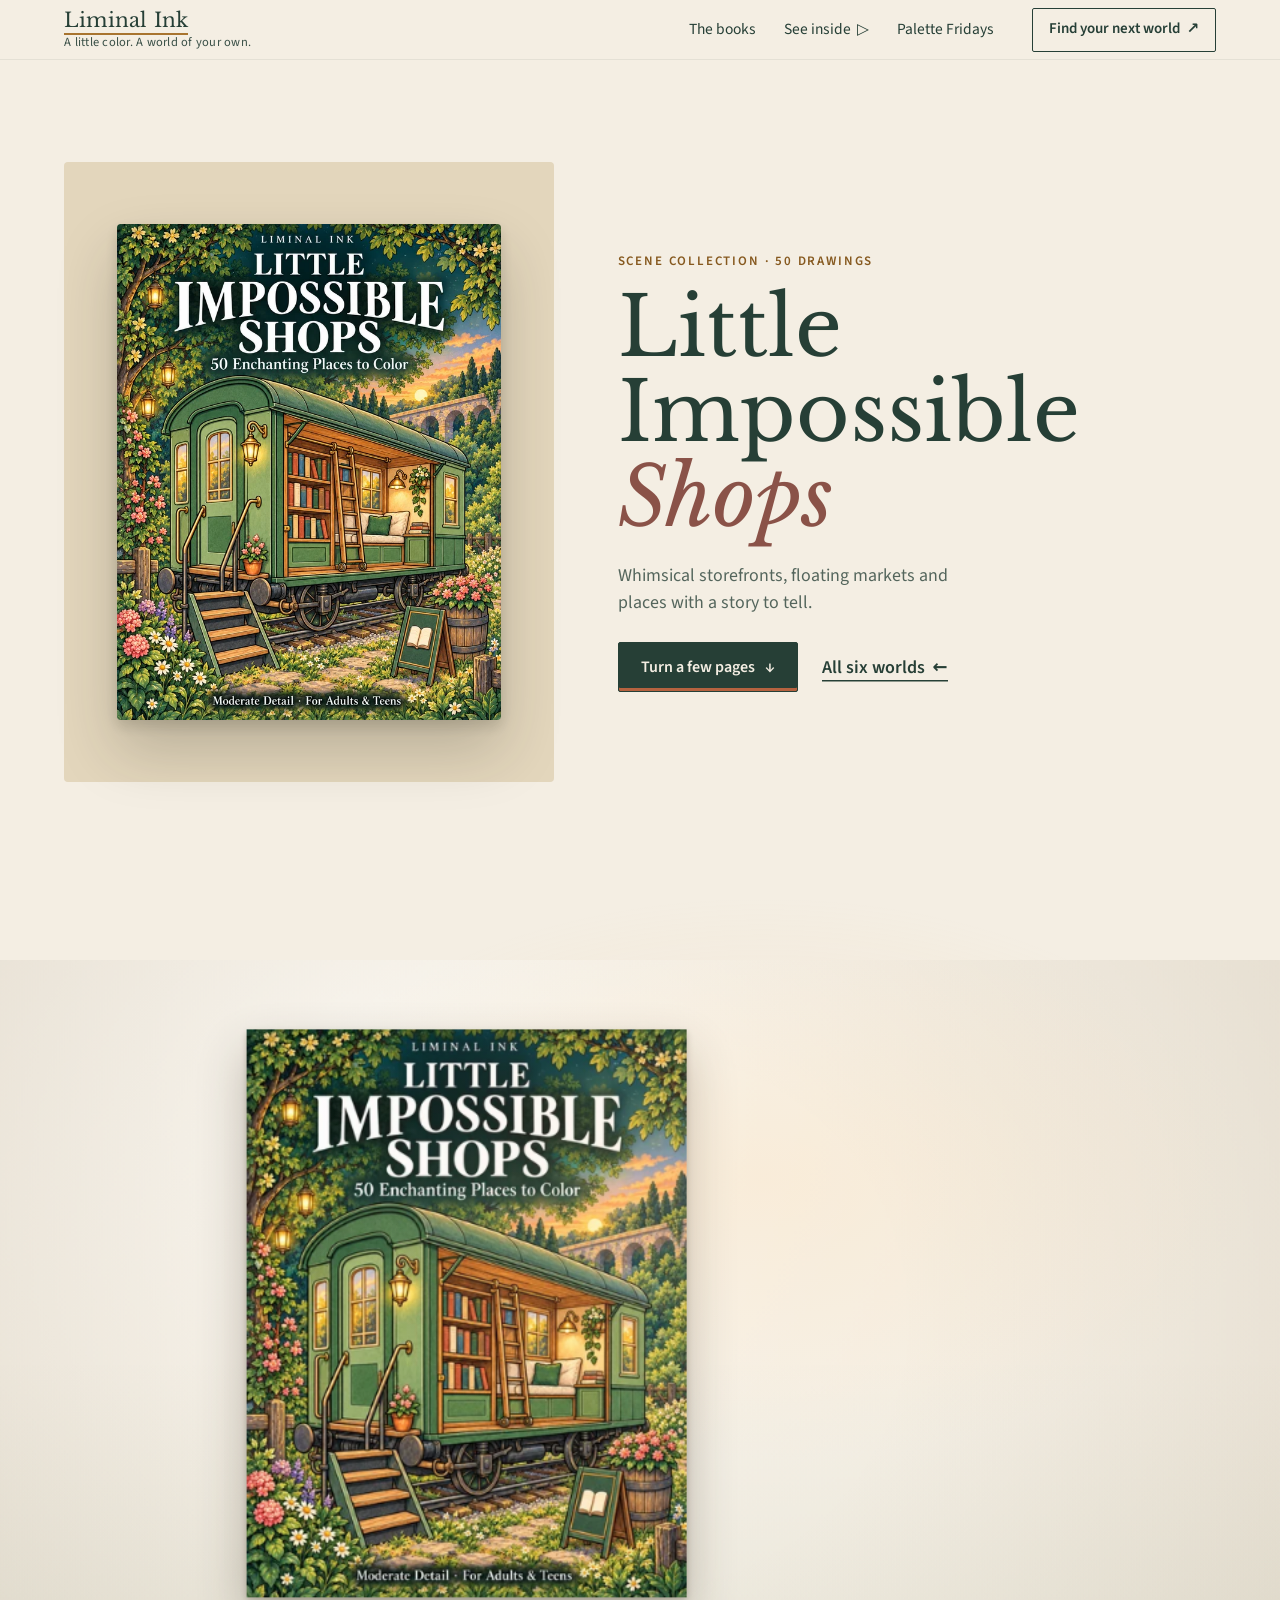
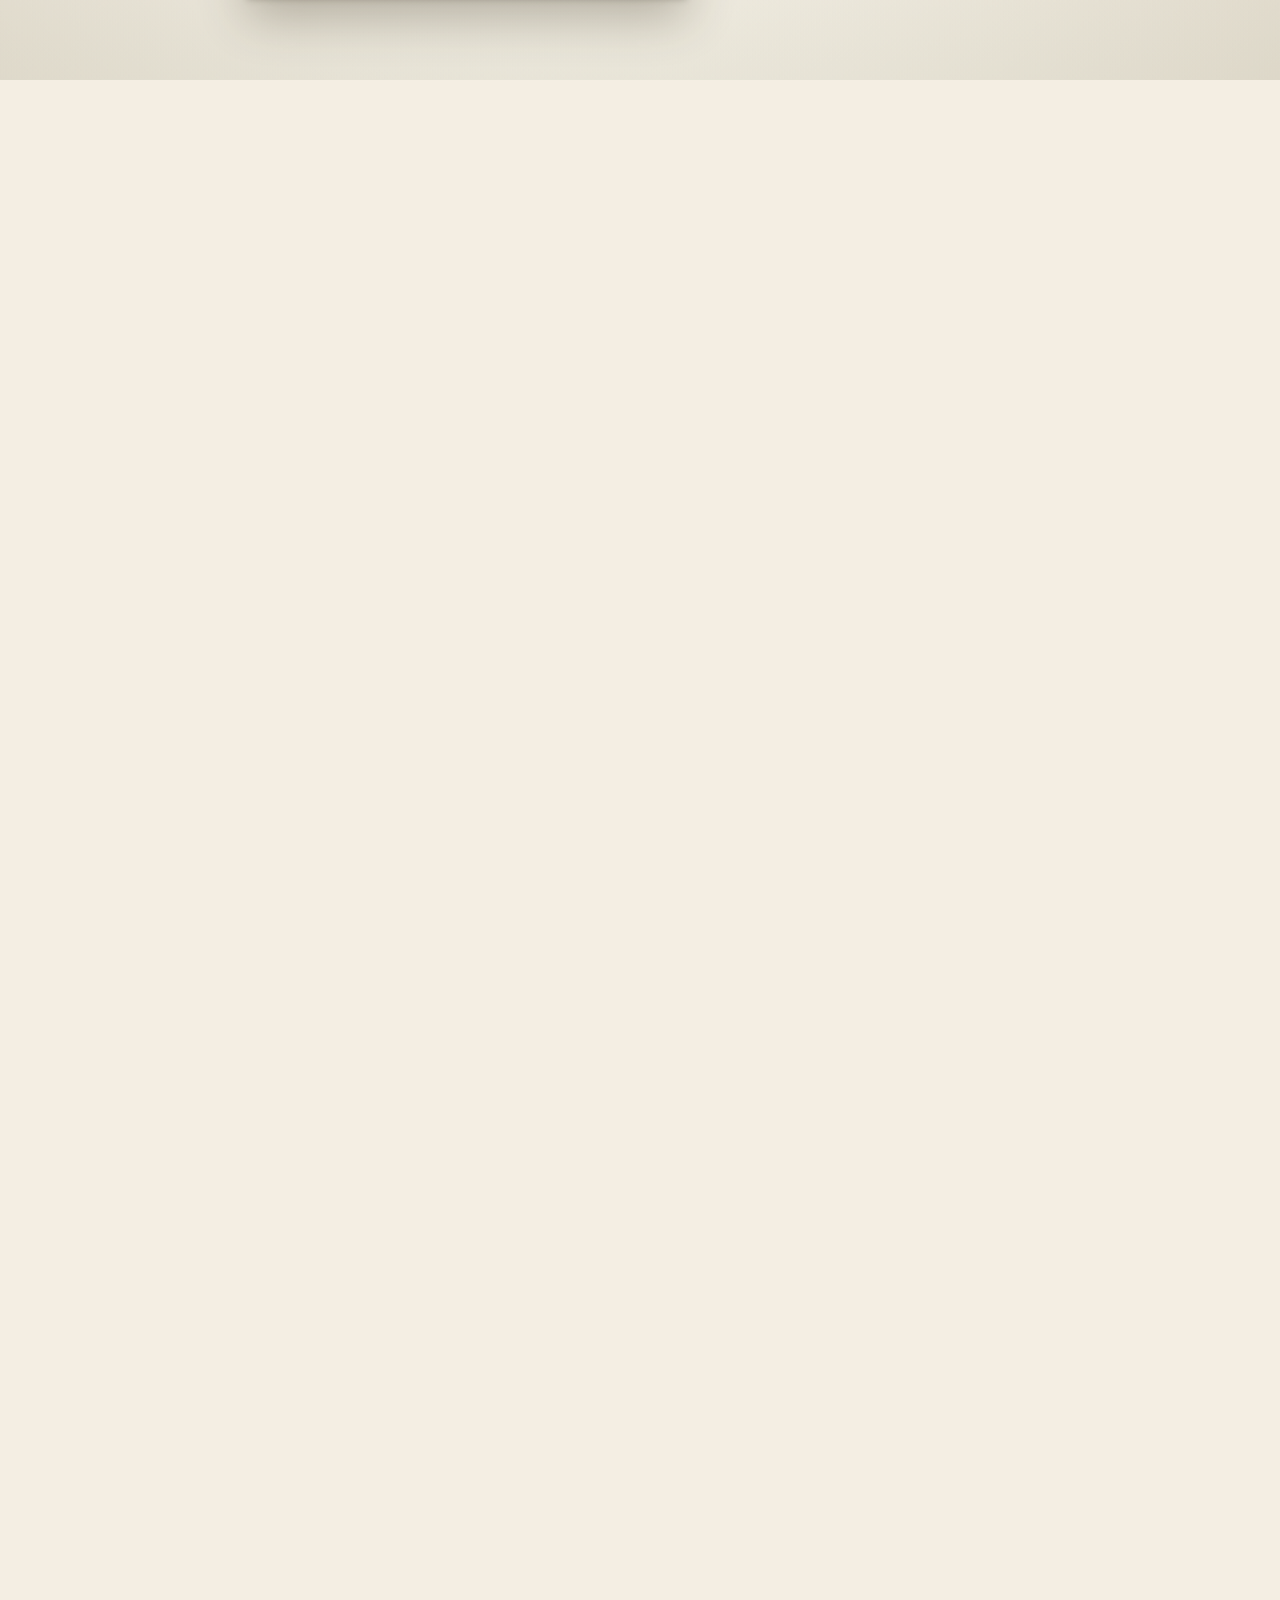
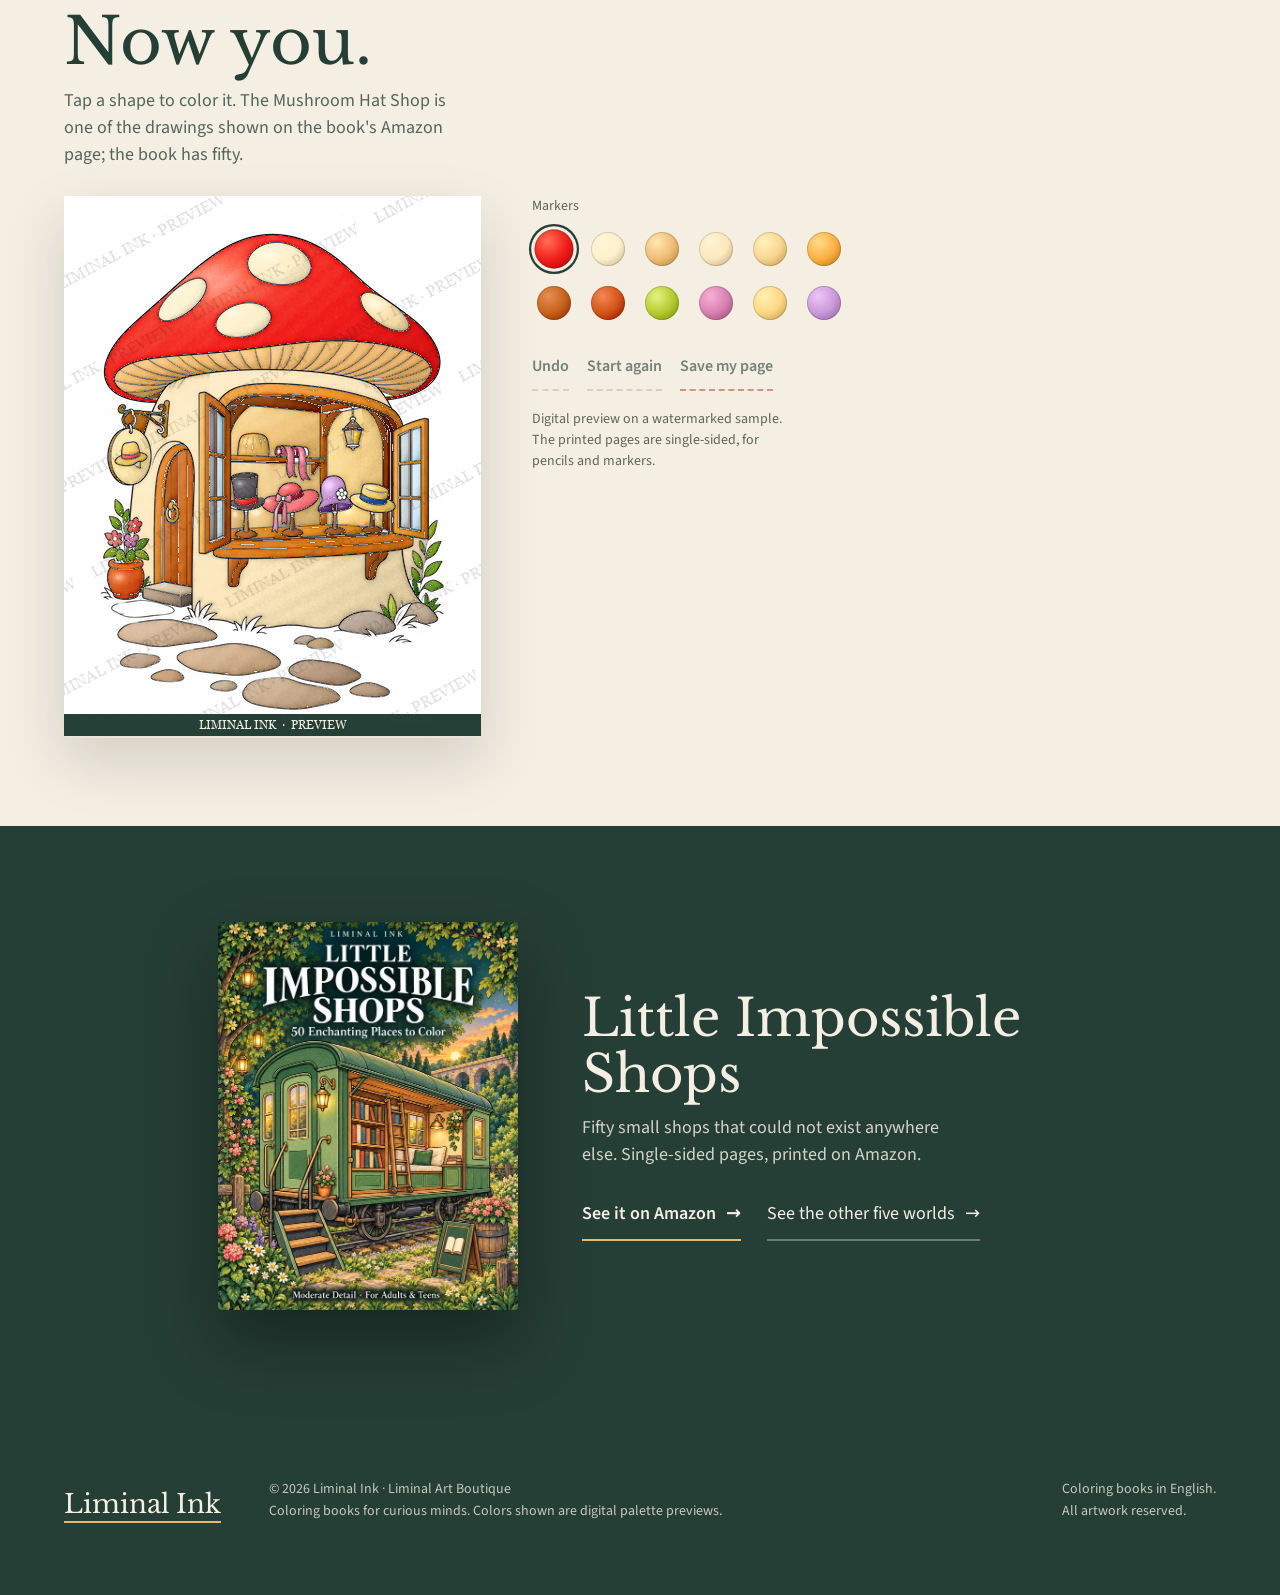
<file: shops/index.html>
<!DOCTYPE html><html lang="en" data-world="liminal" data-plate="paper"><head><meta http-equiv="Content-Security-Policy" content="default-src 'self'; script-src 'self' 'sha256-0TLpeA8ycGn/SpeJORrvOEretN3fGrOyq8Wd6hAouoI=' 'sha256-YqTLR1lfehmkJPgEYJTdwLNemocXlHCnqPmhZUBnOm4=' 'sha256-ZPKOm0b8r0o4t9Vgq7p/GsRXXXKhFuejQhgu9c0NpgQ=' 'sha256-g+sd5nZrlUNdKwXebNC75Mh+u6dxzaI006Zu3uEdYN0='; style-src 'self' 'unsafe-inline'; img-src 'self' data: blob:; media-src 'self' blob:; font-src 'self'; connect-src 'self' https://assets.mailerlite.com; worker-src 'self' blob:; manifest-src 'self'; object-src 'none'; base-uri 'self'; form-action 'self' https://assets.mailerlite.com"><meta name="referrer" content="strict-origin-when-cross-origin"><meta name="referrer" content="strict-origin-when-cross-origin"><meta charset="utf-8"><meta name="viewport" content="width=device-width, initial-scale=1, viewport-fit=cover"><title>Little Impossible Shops — Liminal Ink</title><meta name="description" content="Turn a few pages of Little Impossible Shops, then color one before you buy. Coloring books by Liminal Ink."><link rel="canonical" href="https://liminalartboutique.com/shops/"><meta name="theme-color" content="#263f36"><meta property="og:type" content="website"><meta property="og:site_name" content="Liminal Ink"><meta property="og:title" content="Little Impossible Shops — Liminal Ink"><meta property="og:description" content="Turn a few pages of Little Impossible Shops, then color one before you buy. Coloring books by Liminal Ink."><meta property="og:url" content="https://liminalartboutique.com/shops/"><meta property="og:image" content="https://liminalartboutique.com/media/covers/shops.webp"><meta property="og:image:alt" content="Little Impossible Shops, 50 Enchanting Places to Color, front cover, by Liminal Ink."><meta property="og:locale" content="en_US"><meta name="twitter:card" content="summary"><meta name="twitter:title" content="Little Impossible Shops — Liminal Ink"><meta name="twitter:description" content="Turn a few pages of Little Impossible Shops, then color one before you buy. Coloring books by Liminal Ink."><meta name="twitter:image" content="https://liminalartboutique.com/media/covers/shops.webp"><link rel="icon" href="/icon-32.png" sizes="32x32" type="image/png"><link rel="icon" href="/favicon.svg" type="image/svg+xml"><link rel="apple-touch-icon" href="/icon-apple-180.png"><link rel="preload" href="/fonts/baskerville-400.woff2" as="font" type="font/woff2" crossorigin><script>
      (function () { var d = document.documentElement, q = location.search; d.classList.add('js');
        if (/[?&]freeze(=|&|$)/.test(q)) d.classList.add('freeze'); if (/[?&]floor(=|&|$)/.test(q)) d.classList.add('floor'); })();
    </script><script type="application/ld+json">{"@context":"https://schema.org","@type":"Book","name":"Little Impossible Shops: 50 Enchanting Places to Color","author":{"@type":"Organization","name":"Liminal Ink"},"inLanguage":"en","bookFormat":"https://schema.org/Paperback","url":"https://www.amazon.com/dp/B0HLZLWNFH","description":"Whimsical storefronts, floating markets and places with a story to tell."}</script><link rel="stylesheet" href="/assets/Base.B4y2qLjW.css"><link rel="stylesheet" href="/assets/Colour.B2TpZIax.css"><style>.world-hero[data-astro-cid-vss5belm]{min-height:calc(100svh - var(--head));margin-top:var(--head);padding:32px var(--gutter) 48px;max-width:calc(var(--max) + 2 * var(--gutter));grid-template-columns:minmax(0,.9fr) minmax(0,1.1fr);align-items:center;gap:clamp(24px,5vw,80px);margin-inline:auto;display:grid}.world-cover[data-astro-cid-vss5belm]{background:var(--tile);border-radius:4px;justify-content:center;align-items:center;height:min(70svh,620px);display:flex}.world-cover[data-astro-cid-vss5belm] img[data-astro-cid-vss5belm]{transform-origin:50% 110%;border-radius:4px;width:auto;height:80%;box-shadow:0 30px 60px #26241a38,0 6px 14px #26241a29}.world-copy[data-astro-cid-vss5belm] h1[data-astro-cid-vss5belm]{margin:0 0 22px;font-size:clamp(42px,6.4vw,88px);line-height:1.04}.ln[data-astro-cid-vss5belm]{margin-bottom:-.1em;padding-bottom:.1em;display:block;overflow:visible clip}.ln[data-astro-cid-vss5belm]>span[data-astro-cid-vss5belm]{padding-right:.08em;display:inline-block}.intro[data-astro-cid-vss5belm]{max-width:40ch;color:var(--ink-soft);margin:0 0 26px;font-size:clamp(17px,1.4vw,20px)}.world-actions[data-astro-cid-vss5belm]{flex-wrap:wrap;align-items:center;gap:10px 24px;display:flex}@media (prefers-reduced-motion:no-preference){.world-cover[data-astro-cid-vss5belm] img[data-astro-cid-vss5belm]{animation:arrive var(--t-scene) var(--ease-settle) both, sway 6s var(--ease-breath) .9s infinite alternate}.ln[data-astro-cid-vss5belm]>span[data-astro-cid-vss5belm]{animation:line-in var(--t-scene) var(--ease-enter) both}.ln[data-astro-cid-vss5belm]:first-child>span[data-astro-cid-vss5belm]{animation-delay:.12s}.ln[data-astro-cid-vss5belm]:nth-child(2)>span[data-astro-cid-vss5belm]{animation-delay:.2s}.world-copy[data-astro-cid-vss5belm] .eyebrow[data-astro-cid-vss5belm],.intro[data-astro-cid-vss5belm],.world-actions[data-astro-cid-vss5belm]{animation:rise var(--t-scene) var(--ease-enter) both}.intro[data-astro-cid-vss5belm]{animation-delay:.38s}.world-actions[data-astro-cid-vss5belm]{animation-delay:.46s}@keyframes arrive{0%{opacity:0;transform:translateY(26px)scale(.97)}to{opacity:1;transform:none}}@keyframes sway{0%{transform:rotate(-.6deg)}to{transform:rotate(.6deg)}}@keyframes line-in{0%{transform:translateY(105%)}to{transform:none}}@keyframes rise{0%{opacity:0;transform:translateY(14px)}to{opacity:1;transform:none}}}@media (aspect-ratio<=9/10){.world-hero[data-astro-cid-vss5belm]{grid-template-columns:minmax(0,1fr);align-content:start;gap:22px;padding-top:12px}.world-cover[data-astro-cid-vss5belm]{height:44svh;min-height:260px}}.book[data-astro-cid-vss5belm]{padding:96px var(--gutter);background:var(--ink);color:var(--paper);grid-template-columns:minmax(0,300px) minmax(0,480px);justify-content:center;align-items:center;gap:clamp(24px,5vw,72px);display:grid}.book[data-astro-cid-vss5belm] img[data-astro-cid-vss5belm]{border-radius:4px;width:100%;height:auto;box-shadow:0 30px 70px #0006}.book[data-astro-cid-vss5belm] h2[data-astro-cid-vss5belm]{margin:0 0 12px;font-size:clamp(32px,4vw,52px);font-weight:400;line-height:1.08}.book[data-astro-cid-vss5belm] p[data-astro-cid-vss5belm]{opacity:.85;max-width:40ch;margin:0 0 20px}.action[data-astro-cid-vss5belm]{min-height:48px;transition:transform var(--t-quick) var(--ease-move);border-bottom:2px solid #e8b867;align-items:center;gap:10px;margin-right:26px;padding:12px 0;font-weight:600;text-decoration:none;display:inline-flex}.action[data-astro-cid-vss5belm].quiet{border-bottom-color:#f4eee359;font-weight:400}.action[data-astro-cid-vss5belm]:active{transform:scale(.97)}@media (prefers-reduced-motion:no-preference){.book[data-astro-cid-vss5belm] img[data-astro-cid-vss5belm]{animation:rest 6.4s var(--ease-breath) infinite alternate}@keyframes rest{0%{translate:0;rotate:-.5deg}to{translate:0 -5px;rotate:.5deg}}}@media (width<=760px){.book[data-astro-cid-vss5belm]{grid-template-columns:minmax(0,1fr)}.book[data-astro-cid-vss5belm] img[data-astro-cid-vss5belm]{width:60vw}}
</style></head><body><a class="skip" href="#main">Skip to content</a><header class="top" data-top><a class="mark" href="/" aria-label="Liminal Ink, home"><strong>Liminal Ink</strong><small>A little color. A world of your own.</small></a><button class="menu-btn" type="button" popovertarget="site-menu"><span>Menu</span><i aria-hidden="true"></i></button><div class="menu" id="site-menu" popover><nav aria-label="Main"><a href="/#books">The books</a><a href="/#watch">See inside <span aria-hidden="true">▷</span></a><a href="/friday.html">Palette Fridays</a></nav><a class="shop-link" href="/#books">Find your next world <span aria-hidden="true">↗</span></a></div></header><script type="module">var e=document.getElementById(`site-menu`);e?.addEventListener(`click`,t=>{t.target.closest(`a`)&&e.matches(`:popover-open`)&&e.hidePopover()});</script><main id="main" tabindex="-1"><section class="world-hero" aria-labelledby="hero-title" style="--tile:#e3d6bc" data-astro-cid-vss5belm><div class="world-cover" data-astro-cid-vss5belm><img src="/media/covers/shops.webp" width="640" height="827" alt="Little Impossible Shops cover" fetchpriority="high" decoding="async" style="view-transition-name: cover-shops" data-astro-cid-vss5belm></div><div class="world-copy" data-astro-cid-vss5belm><p class="eyebrow" data-astro-cid-vss5belm>Scene collection · 50 drawings</p><h1 id="hero-title" data-astro-cid-vss5belm><span class="ln" data-astro-cid-vss5belm><span data-astro-cid-vss5belm>Little Impossible</span></span> <span class="ln" data-astro-cid-vss5belm><span data-astro-cid-vss5belm><em data-astro-cid-vss5belm>Shops</em></span></span></h1><p class="intro" data-astro-cid-vss5belm>Whimsical storefronts, floating markets and places with a story to tell.</p><div class="world-actions" data-astro-cid-vss5belm><a class="button solid" href="#pages" data-astro-cid-vss5belm>Turn a few pages <span aria-hidden="true" data-astro-cid-vss5belm>↓</span></a><a class="textlink" href="/#books" data-astro-cid-vss5belm>All six worlds <span aria-hidden="true" data-astro-cid-vss5belm>←</span></a></div></div></section><section class="pages" id="pages" data-scene="pages" data-mode="floor" data-book="shops" aria-labelledby="pages-title" data-astro-cid-u67zgwz6><div class="stage" data-astro-cid-u67zgwz6><canvas data-montage data-book="shops" aria-hidden="true" data-astro-cid-u67zgwz6></canvas><div class="lamp" aria-hidden="true" data-astro-cid-u67zgwz6></div><img class="poster" src="/media/shops/page-019.webp" width="417" height="540" alt="Page 19 of Little Impossible Shops, as shown on its Amazon page, with a Liminal Ink preview watermark." loading="lazy" decoding="async" data-astro-cid-u67zgwz6></div><div class="copy" data-astro-cid-u67zgwz6><h2 id="pages-title" data-astro-cid-u67zgwz6>Turn a few pages.</h2><p data-astro-cid-u67zgwz6>Little Impossible Shops: four of its fifty drawings, the ones already shown on Amazon. Every drawing sits on its own sheet, so the back stays blank.</p></div></section><script type="module" src="/assets/Pages.astro_astro_type_script_index_0_lang.ByNGTXym.js"></script><section class="colour" id="colour" data-scene="colour" aria-labelledby="colour-title" data-slug="shops" data-page="047" data-save1="My Mushroom" data-save2="Hat Shop." data-book="Little Impossible Shops" data-astro-cid-2ys2oopt><div class="copy" data-astro-cid-2ys2oopt><h2 id="colour-title" data-astro-cid-2ys2oopt>Now you.</h2><p data-astro-cid-2ys2oopt>Tap a shape to color it. The Mushroom Hat Shop is one of the drawings shown on the book&#39;s Amazon page; the book has fifty.</p></div><div class="bench" data-astro-cid-2ys2oopt><div class="sheet" style="--ar:417 / 540" data-astro-cid-2ys2oopt><canvas width="417" height="540" aria-label="The Mushroom Hat Shop. Use the arrow keys to move between shapes and Enter to color one." tabindex="0" role="img" data-astro-cid-2ys2oopt></canvas><img class="still" src="/media/shops/art-047.webp" width="417" height="540" alt="The Mushroom Hat Shop, line art with a Liminal Ink preview watermark." data-astro-cid-2ys2oopt><span class="focus-ring" aria-hidden="true" data-astro-cid-2ys2oopt></span></div><div class="tools" data-astro-cid-2ys2oopt><fieldset class="swatches" data-astro-cid-2ys2oopt><legend data-astro-cid-2ys2oopt>Markers</legend><label class="sw" data-key="cap" style="--l:#FF6F55;--m:#F11D1B;--d:#A80000" data-astro-cid-2ys2oopt><input type="radio" name="swatch" value="cap" checked data-astro-cid-2ys2oopt><span class="dot" aria-hidden="true" data-astro-cid-2ys2oopt></span><span class="sr" data-astro-cid-2ys2oopt>poppy red</span></label><label class="sw" data-key="dots" style="--l:#FFF6D8;--m:#FEF0CA;--d:#BBAD86" data-astro-cid-2ys2oopt><input type="radio" name="swatch" value="dots" data-astro-cid-2ys2oopt><span class="dot" aria-hidden="true" data-astro-cid-2ys2oopt></span><span class="sr" data-astro-cid-2ys2oopt>cream</span></label><label class="sw" data-key="gills" style="--l:#FFE8AF;--m:#EFBC76;--d:#AB7C33" data-astro-cid-2ys2oopt><input type="radio" name="swatch" value="gills" data-astro-cid-2ys2oopt><span class="dot" aria-hidden="true" data-astro-cid-2ys2oopt></span><span class="sr" data-astro-cid-2ys2oopt>honey</span></label><label class="sw" data-key="wall" style="--l:#FFF4D4;--m:#FDE7BD;--d:#B9A47A" data-astro-cid-2ys2oopt><input type="radio" name="swatch" value="wall" data-astro-cid-2ys2oopt><span class="dot" aria-hidden="true" data-astro-cid-2ys2oopt></span><span class="sr" data-astro-cid-2ys2oopt>sand</span></label><label class="sw" data-key="window" style="--l:#FFF3BC;--m:#F8D58F;--d:#B3934B" data-astro-cid-2ys2oopt><input type="radio" name="swatch" value="window" data-astro-cid-2ys2oopt><span class="dot" aria-hidden="true" data-astro-cid-2ys2oopt></span><span class="sr" data-astro-cid-2ys2oopt>butter</span></label><label class="sw" data-key="shutters" style="--l:#FFDC89;--m:#FBAF44;--d:#B46F00" data-astro-cid-2ys2oopt><input type="radio" name="swatch" value="shutters" data-astro-cid-2ys2oopt><span class="dot" aria-hidden="true" data-astro-cid-2ys2oopt></span><span class="sr" data-astro-cid-2ys2oopt>amber</span></label><label class="sw" data-key="door" style="--l:#E78F57;--m:#C66118;--d:#812000" data-astro-cid-2ys2oopt><input type="radio" name="swatch" value="door" data-astro-cid-2ys2oopt><span class="dot" aria-hidden="true" data-astro-cid-2ys2oopt></span><span class="sr" data-astro-cid-2ys2oopt>pumpkin</span></label><label class="sw" data-key="pot" style="--l:#F38655;--m:#D45416;--d:#8E0000" data-astro-cid-2ys2oopt><input type="radio" name="swatch" value="pot" data-astro-cid-2ys2oopt><span class="dot" aria-hidden="true" data-astro-cid-2ys2oopt></span><span class="sr" data-astro-cid-2ys2oopt>flame</span></label><label class="sw" data-key="leaves" style="--l:#E5F37F;--m:#B4CB30;--d:#6D8B00" data-astro-cid-2ys2oopt><input type="radio" name="swatch" value="leaves" data-astro-cid-2ys2oopt><span class="dot" aria-hidden="true" data-astro-cid-2ys2oopt></span><span class="sr" data-astro-cid-2ys2oopt>lime</span></label><label class="sw" data-key="flowers" style="--l:#F6B0D5;--m:#D781B0;--d:#974073" data-astro-cid-2ys2oopt><input type="radio" name="swatch" value="flowers" data-astro-cid-2ys2oopt><span class="dot" aria-hidden="true" data-astro-cid-2ys2oopt></span><span class="sr" data-astro-cid-2ys2oopt>rose</span></label><label class="sw" data-key="hatA" style="--l:#FFF2B3;--m:#FCD684;--d:#B7943F" data-astro-cid-2ys2oopt><input type="radio" name="swatch" value="hatA" data-astro-cid-2ys2oopt><span class="dot" aria-hidden="true" data-astro-cid-2ys2oopt></span><span class="sr" data-astro-cid-2ys2oopt>gold</span></label><label class="sw" data-key="hatB" style="--l:#EDC5F8;--m:#CA98D8;--d:#8A5999" data-astro-cid-2ys2oopt><input type="radio" name="swatch" value="hatB" data-astro-cid-2ys2oopt><span class="dot" aria-hidden="true" data-astro-cid-2ys2oopt></span><span class="sr" data-astro-cid-2ys2oopt>lavender</span></label></fieldset><div class="row" data-astro-cid-2ys2oopt><button type="button" data-act="undo" disabled data-astro-cid-2ys2oopt>Undo</button><button type="button" data-act="reset" disabled data-astro-cid-2ys2oopt>Start again</button><button type="button" data-act="save" disabled data-astro-cid-2ys2oopt>Save my page</button></div><p class="note" data-astro-cid-2ys2oopt>Digital preview on a watermarked sample. The printed pages are single-sided, for pencils and markers.</p><p class="live" aria-live="polite" data-astro-cid-2ys2oopt></p></div></div></section><script type="module" src="/assets/Colour.astro_astro_type_script_index_0_lang.CIEZgHPx.js"></script><section class="book" id="book" data-ground="dark" aria-labelledby="book-title" data-astro-cid-vss5belm><img src="/media/covers/shops.webp" width="640" height="827" alt="Little Impossible Shops, 50 Enchanting Places to Color, by Liminal Ink." loading="lazy" data-astro-cid-vss5belm><div data-astro-cid-vss5belm><h2 id="book-title" data-astro-cid-vss5belm>Little Impossible Shops</h2><p data-astro-cid-vss5belm>Fifty small shops that could not exist anywhere else. Single-sided pages, printed on Amazon.</p><a class="action" href="https://www.amazon.com/dp/B0HLZLWNFH" rel="noopener" data-astro-cid-vss5belm>See it on Amazon <span aria-hidden="true" data-astro-cid-vss5belm>→</span></a><a class="action quiet" href="/#books" data-astro-cid-vss5belm>See the other five worlds <span aria-hidden="true" data-astro-cid-vss5belm>→</span></a></div></section></main><footer class="foot" data-ground="dark"><div class="foot-in"><span class="foot-brand">Liminal Ink</span><span>© 2026 Liminal Ink · Liminal Art Boutique<br>Coloring books for curious minds. Colors shown are digital palette previews.</span><span>Coloring books in English.<br>All artwork reserved.</span></div></footer><aside class="nl" data-nl data-live="0" hidden role="dialog" aria-modal="false" aria-labelledby="nl-title"><button class="nl-close" type="button" data-nl-close aria-label="Not now">Not now <span aria-hidden="true">×</span></button><p class="nl-eyebrow">Palette Fridays</p><h2 id="nl-title" class="nl-title">A palette in your inbox, every Friday.</h2><p class="nl-text">One small color idea for the page you're on. Nothing to buy, no spam.</p><form class="nl-form" action="https://assets.mailerlite.com/jsonp/2191485/forms/201616963491857639/subscribe" method="post" target="_blank" rel="noopener" data-nl-form><input type="hidden" name="fields[signup_source]" value="popup" data-nl-source><input type="hidden" name="ml-submit" value="1"><input type="hidden" name="anticsrf" value="true"><label class="nl-field"><span class="sr-only">Email address</span><input type="email" name="fields[email]" autocomplete="email" placeholder="Your email address" required></label><label class="nl-consent"><input type="checkbox" name="consent" value="yes" required><span>Send me Palette Fridays from Liminal Ink by email. I can unsubscribe at any time.</span></label><button class="nl-send" type="submit">Send me the palettes <span aria-hidden="true">→</span></button><p class="nl-status" role="status"></p><p class="nl-small"><a href="/privacy.html">How your email is used</a></p></form></aside><script type="module">var e=`liminal-palettes`,t=document.querySelector(`[data-nl]`),n=()=>{try{return JSON.parse(localStorage.getItem(e)||`{}`)}catch{return{}}},r=t=>{try{localStorage.setItem(e,JSON.stringify({...n(),...t}))}catch{}},i=location.pathname,a=n(),o=a.subscribed||a.dismissed&&Date.now()-a.dismissed<12096e5,s=new URLSearchParams(location.search).has(`nl`);if(t&&(t.dataset.live===`1`||s)&&!/(friday|privacy)\.html$/.test(i)&&!o){t.querySelector(`[data-nl-source]`).value=`popup-${i.replace(/\.html$/,``).replace(/\//g,``)||`home`}`;let e=performance.now(),n=!1,a=!1,o=0,s=e=>{n||(n=!0,t.hidden=!1,t.classList.add(`in`),t.dataset.why=e)};document.addEventListener(`pointerdown`,e=>{e.target.closest?.(`[data-scene="colour"] canvas`)&&(o++,o>=3&&setTimeout(()=>s(`colored`),1500))}),document.addEventListener(`click`,e=>{e.target.closest?.(`[data-act="save"]`)&&setTimeout(()=>s(`saved`),1200)}),addEventListener(`scroll`,()=>{(scrollY+innerHeight)/document.documentElement.scrollHeight>.55&&(a=!0),a&&performance.now()-e>25e3&&s(`read`)},{passive:!0}),matchMedia(`(pointer: fine)`).matches&&document.documentElement.addEventListener(`mouseleave`,t=>{t.clientY<=0&&performance.now()-e>12e3&&s(`leave`)});let c=()=>{t.hidden=!0,r({dismissed:Date.now()})};t.querySelector(`[data-nl-close]`).addEventListener(`click`,c),addEventListener(`keydown`,e=>{e.key===`Escape`&&!t.hidden&&c()});let l=t.querySelector(`[data-nl-form]`),u=l.querySelector(`.nl-status`),d=!1;l.addEventListener(`submit`,async e=>{if(!d){e.preventDefault(),u.textContent=`Sending…`;try{let e=await fetch(l.action,{method:`POST`,body:new URLSearchParams(new FormData(l))}),t=await e.json().catch(()=>({}));if(!e.ok||t.success===!1)throw Error(`not accepted`);u.textContent=`Almost there: check your inbox and confirm. You are not subscribed until you do.`,l.querySelector(`.nl-send`).disabled=!0,r({subscribed:Date.now()})}catch{d=!0,u.textContent=`Opening the confirmation in a new tab…`,l.requestSubmit(),d=!1}}})}</script><script type="module">var e=document.documentElement,t=document.querySelector(`[data-top]`),n=new Set,r;function i(){let t=[...n].sort((e,t)=>e.compareDocumentPosition(t)&Node.DOCUMENT_POSITION_FOLLOWING?-1:1),r=t[t.length-1];r?(e.dataset.plate=`dark`,e.style.setProperty(`--ground`,r.dataset.groundColor||getComputedStyle(r).backgroundColor)):e.dataset.plate=`paper`}function a(){r?.disconnect(),n.clear();let e=Math.round(t?.getBoundingClientRect().height||60);r=new IntersectionObserver(e=>{for(let t of e)t.isIntersecting?n.add(t.target):n.delete(t.target);i()},{rootMargin:`-${e}px 0px -${Math.max(0,innerHeight-e-2)}px 0px`,threshold:0}),document.querySelectorAll(`body [data-ground="dark"]`).forEach(e=>r.observe(e))}var o;a(),addEventListener(`resize`,()=>{clearTimeout(o),o=window.setTimeout(a,150)},{passive:!0}),addEventListener(`ground:refresh`,i);</script></body></html>
</file>
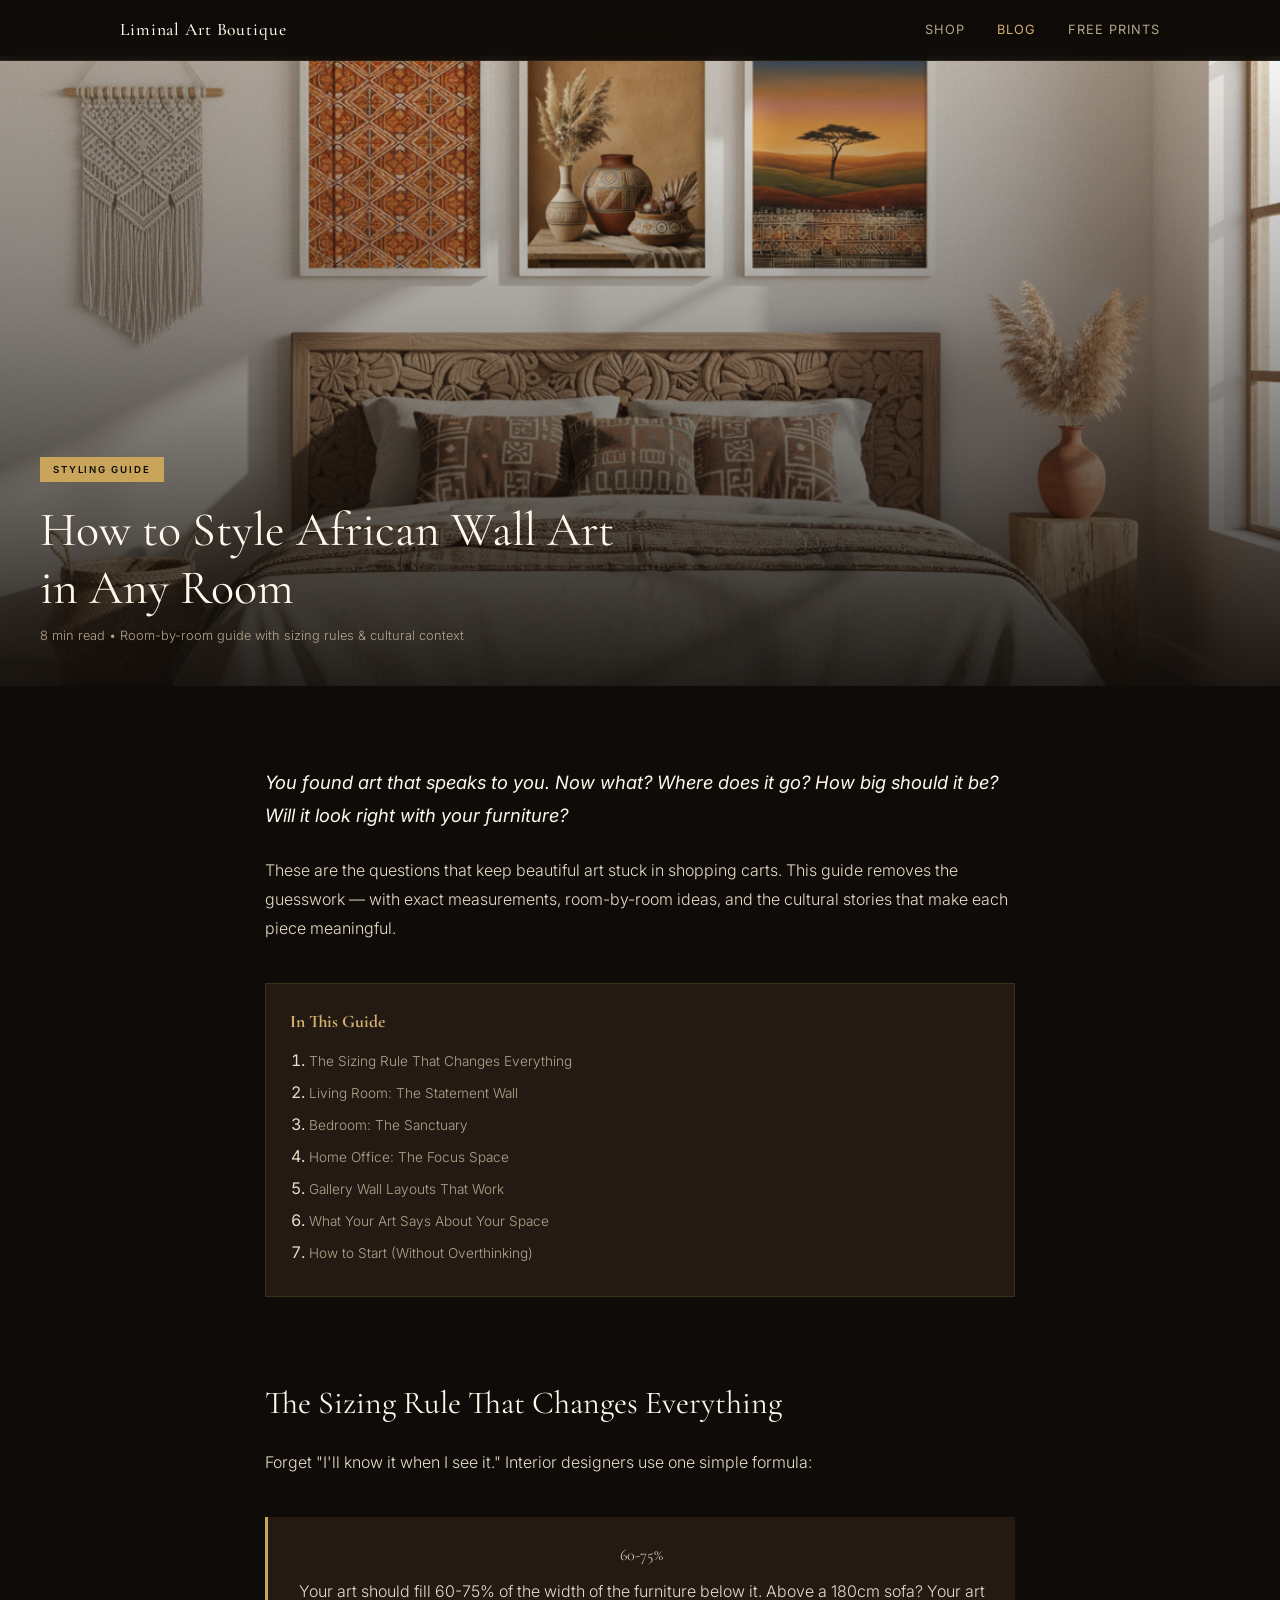
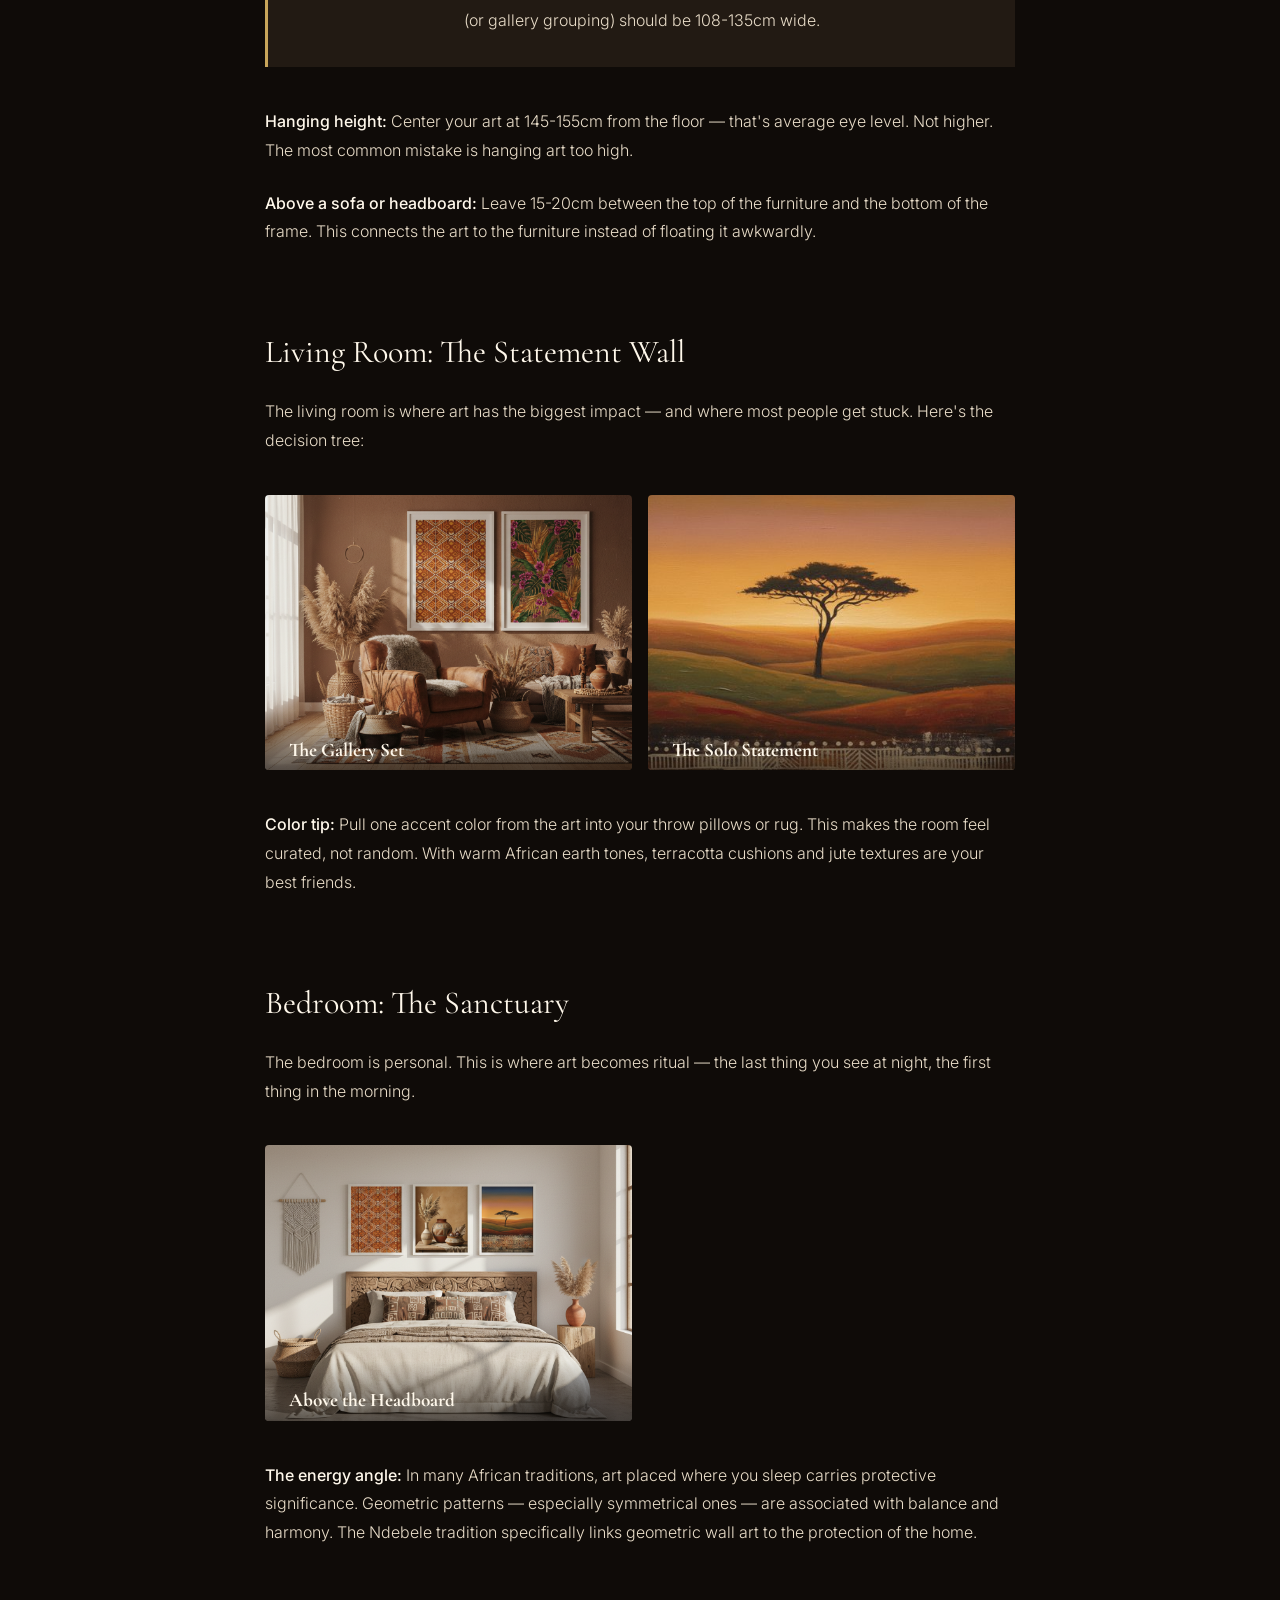
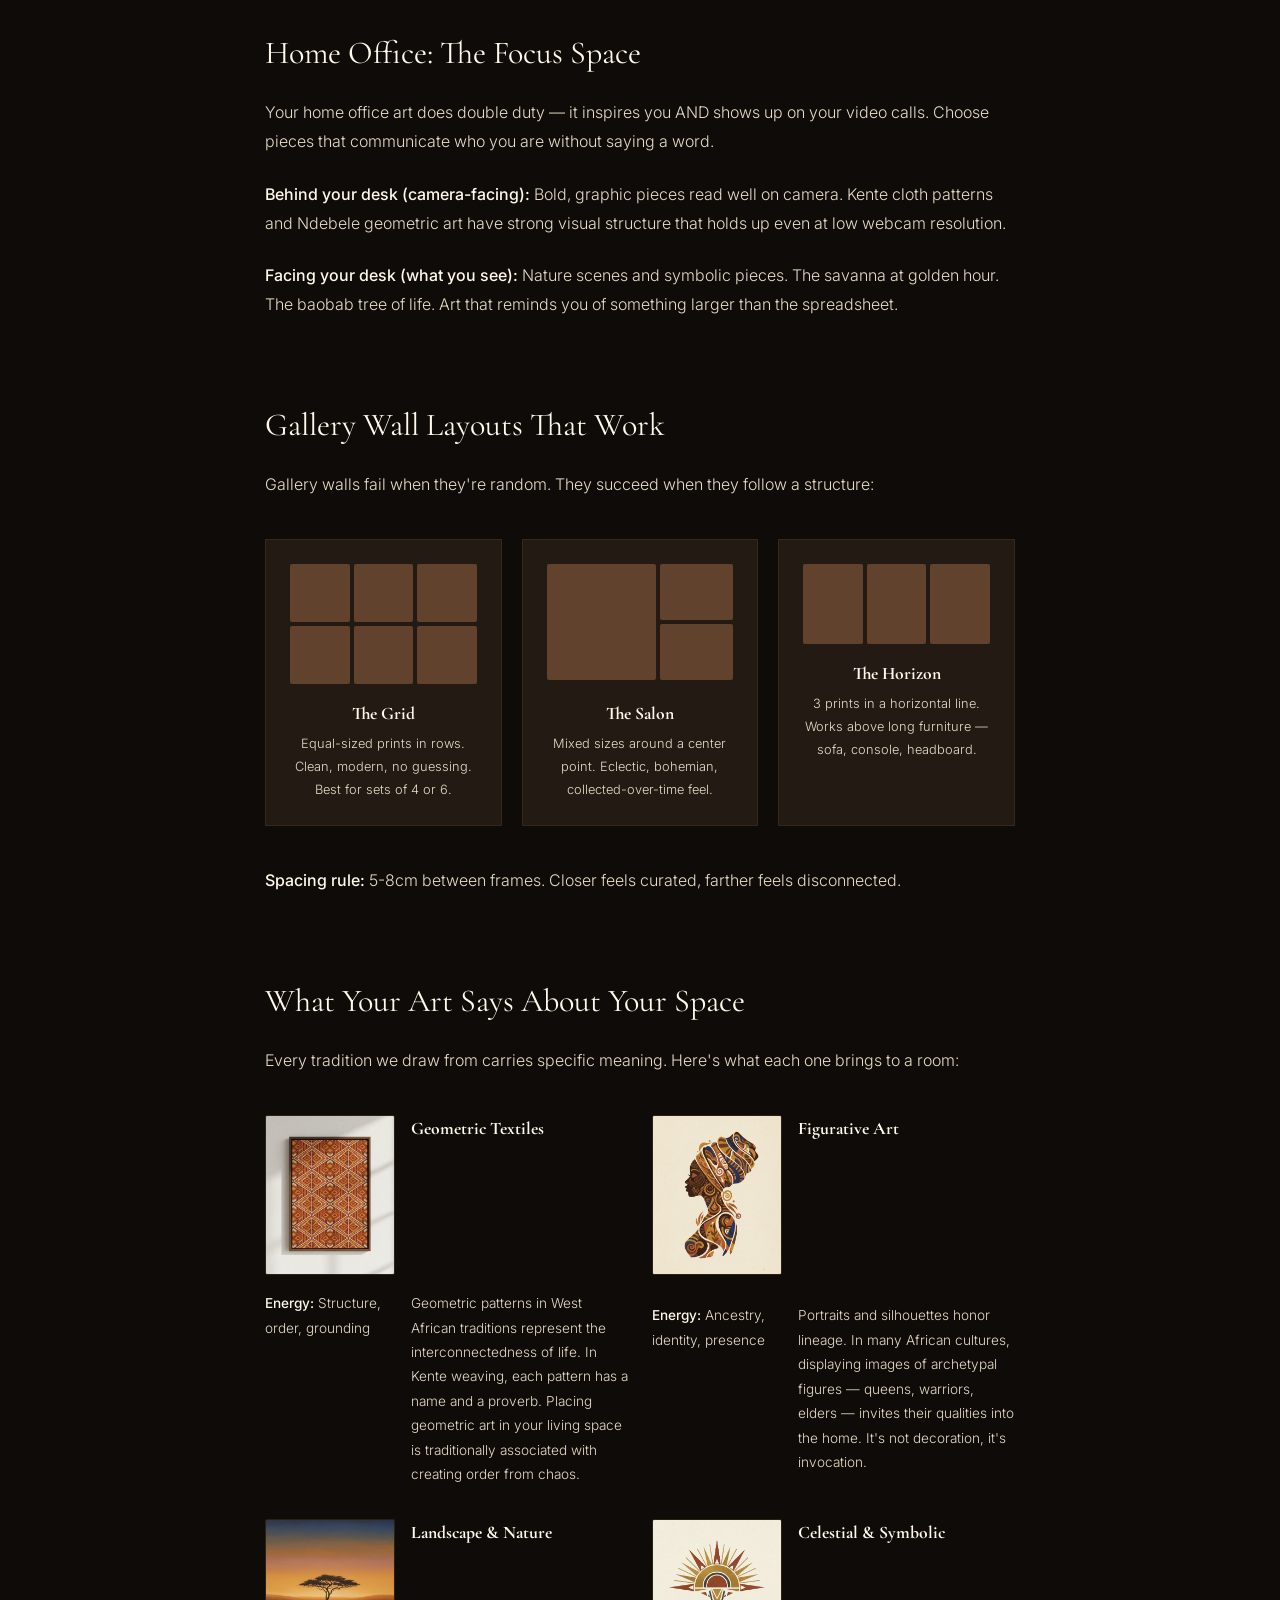
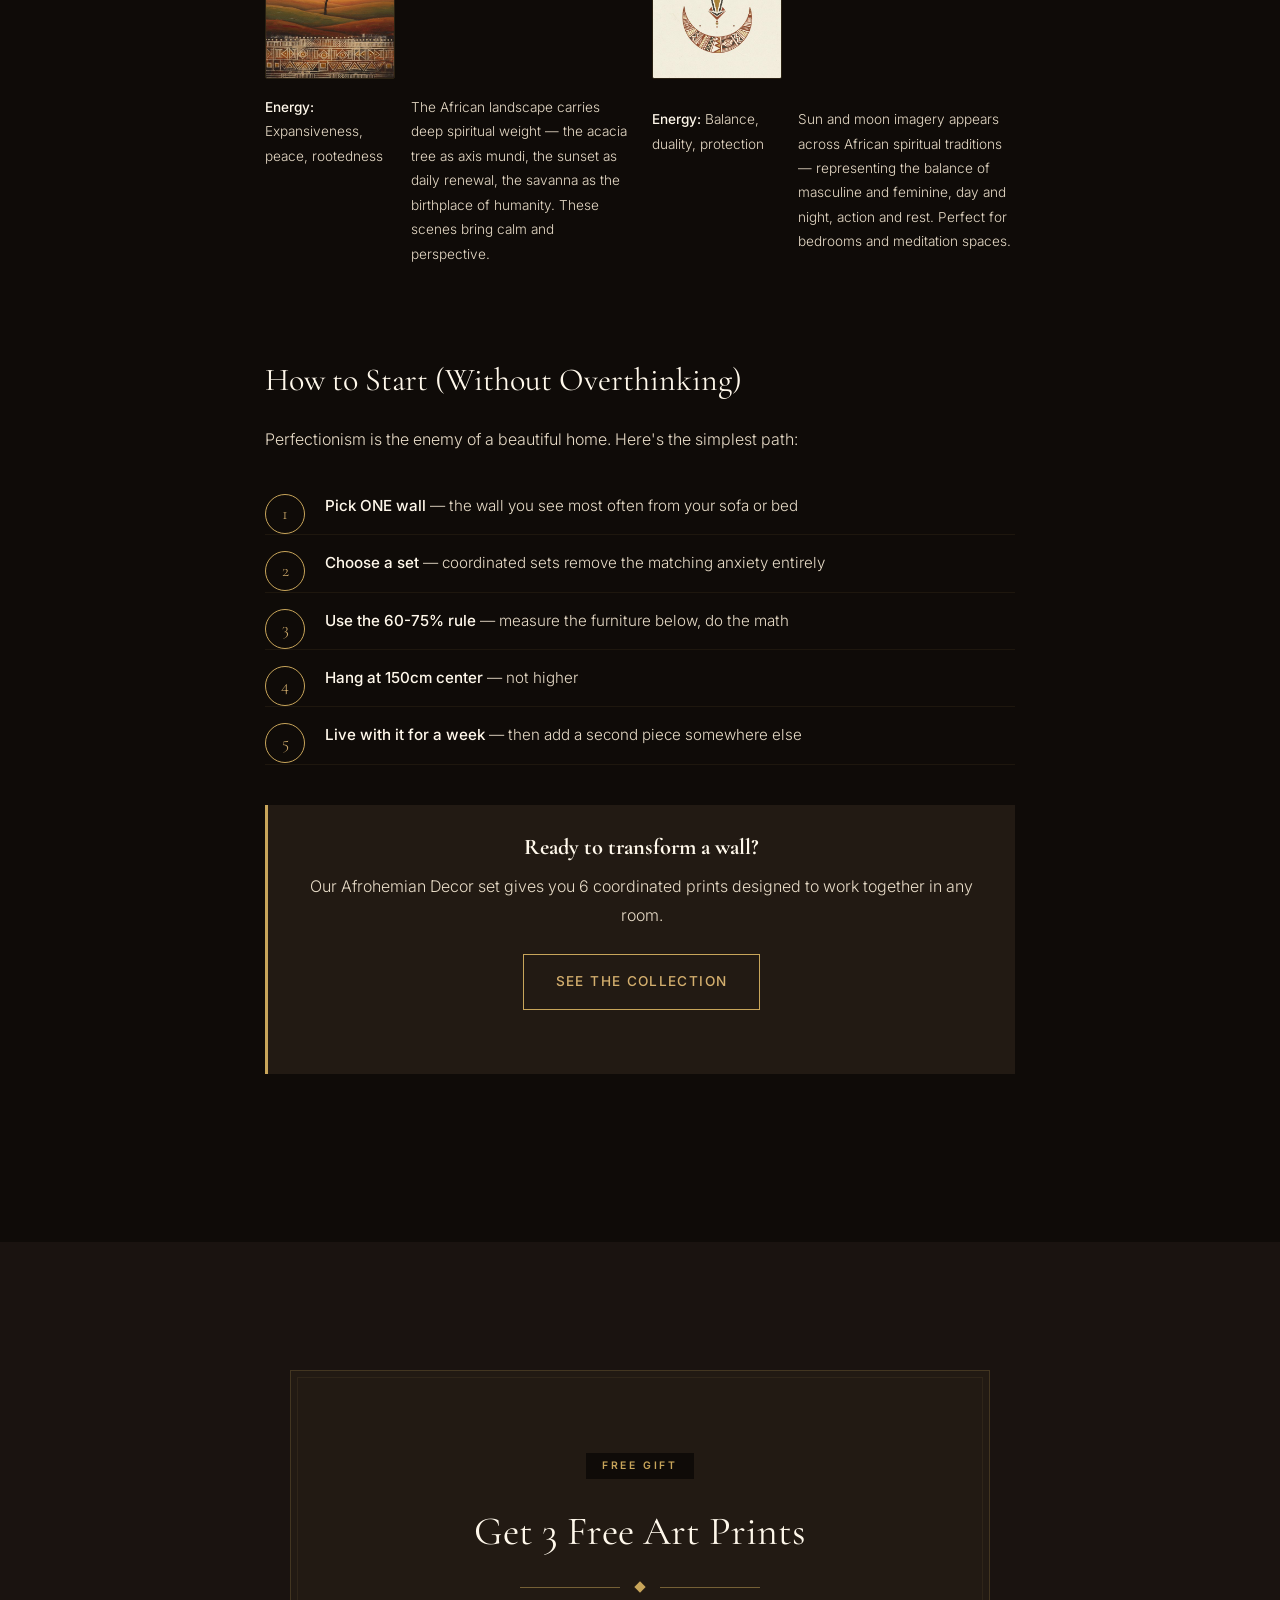
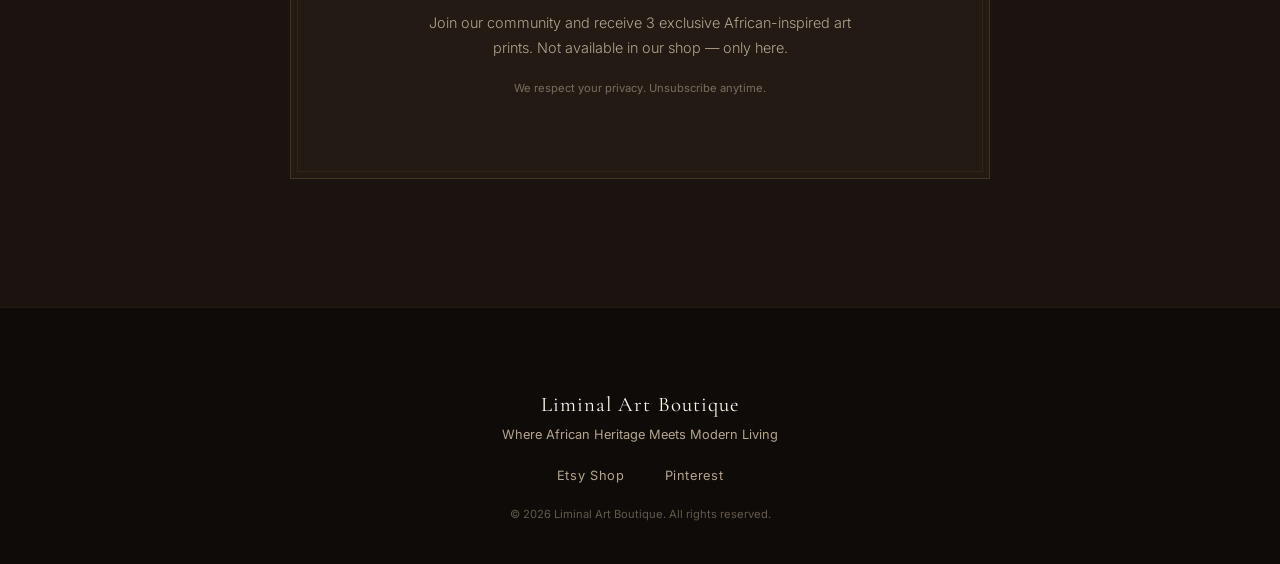
<file: blog-gallery-wall-guide.html>
<!DOCTYPE html>
<html lang="en">
<head>
  <meta charset="UTF-8">
  <meta name="viewport" content="width=device-width, initial-scale=1.0">
  <title>How to Style African Wall Art in Any Room — Liminal Art Boutique</title>
  <meta name="description" content="The complete guide to displaying African art in your home. Room-by-room styling, sizing rules, cultural meaning, and gallery wall layouts.">

  <!-- Favicon -->
  <link rel="icon" type="image/x-icon" href="favicon.ico">
  <link rel="icon" type="image/png" sizes="32x32" href="favicon-32x32.png">
  <link rel="icon" type="image/png" sizes="16x16" href="favicon-16x16.png">
  <link rel="apple-touch-icon" sizes="180x180" href="apple-touch-icon.png">

  <!-- Open Graph -->
  <meta property="og:title" content="How to Style African Wall Art in Any Room — Liminal Art Boutique">
  <meta property="og:description" content="The complete guide to displaying African art in your home. Room-by-room styling, sizing rules, cultural meaning, and gallery wall layouts.">
  <meta property="og:type" content="article">
  <meta property="og:url" content="https://liminalartboutique.com/blog-gallery-wall-guide.html">
  <meta property="og:image" content="https://liminalartboutique.com/og-image.jpg">
  <meta property="og:image:width" content="1200">
  <meta property="og:image:height" content="630">

  <!-- Twitter Card -->
  <meta name="twitter:card" content="summary_large_image">
  <meta name="twitter:title" content="How to Style African Wall Art in Any Room">
  <meta name="twitter:description" content="The complete guide to displaying African art in your home. Room-by-room styling, sizing rules, and gallery wall layouts.">
  <meta name="twitter:image" content="https://liminalartboutique.com/og-image.jpg">

  <link rel="preconnect" href="https://fonts.googleapis.com">
  <link rel="preconnect" href="https://fonts.gstatic.com" crossorigin>
  <link href="https://fonts.googleapis.com/css2?family=Cormorant+Garamond:wght@300;400;500;600;700&family=Inter:wght@300;400;500;600&display=swap" rel="stylesheet">

  <link rel="stylesheet" href="css/styles.css">
  <link rel="stylesheet" href="css/blog.css">
  <link rel="stylesheet" href="css/article.css">

  <!-- MailerLite Universal -->
  <script>
    (function(w,d,e,u,f,l,n){w[f]=w[f]||function(){(w[f].q=w[f].q||[])
    .push(arguments);},l=d.createElement(e),l.async=1,l.src=u,
    n=d.getElementsByTagName(e)[0],n.parentNode.insertBefore(l,n);})
    (window,document,'script','https://assets.mailerlite.com/js/universal.js','ml');
    ml('account', '2191485');
  </script>
  <!-- End MailerLite Universal -->
</head>
<body>

  <nav class="nav">
    <div class="container nav-inner">
      <a href="index.html" class="nav-brand">Liminal Art Boutique</a>
      <div class="nav-links">
        <a href="index.html">Shop</a>
        <a href="blog.html" class="active">Blog</a>
        <a href="index.html#free-art">Free Prints</a>
      </div>
    </div>
  </nav>

  <article class="article">
    <!-- Hero -->
    <header class="article-hero">
      <img src="images/mockups/afrohemian-bedroom.png" alt="African gallery wall in bedroom" class="article-hero-img">
      <div class="article-hero-overlay"></div>
      <div class="article-hero-content">
        <span class="article-tag">Styling Guide</span>
        <h1>How to Style African Wall Art<br>in Any Room</h1>
        <p class="article-meta">8 min read &bull; Room-by-room guide with sizing rules &amp; cultural context</p>
      </div>
    </header>

    <div class="article-body container">

      <!-- Intro -->
      <p class="article-lead">You found art that speaks to you. Now what? Where does it go? How big should it be? Will it look right with your furniture?</p>
      <p>These are the questions that keep beautiful art stuck in shopping carts. This guide removes the guesswork — with exact measurements, room-by-room ideas, and the cultural stories that make each piece meaningful.</p>

      <!-- TOC -->
      <nav class="article-toc">
        <h3>In This Guide</h3>
        <ol>
          <li><a href="#sizing">The Sizing Rule That Changes Everything</a></li>
          <li><a href="#living">Living Room: The Statement Wall</a></li>
          <li><a href="#bedroom">Bedroom: The Sanctuary</a></li>
          <li><a href="#office">Home Office: The Focus Space</a></li>
          <li><a href="#gallery">Gallery Wall Layouts That Work</a></li>
          <li><a href="#meaning">What Your Art Says About Your Space</a></li>
          <li><a href="#start">How to Start (Without Overthinking)</a></li>
        </ol>
      </nav>

      <!-- Section 1: Sizing -->
      <section id="sizing">
        <h2>The Sizing Rule That Changes Everything</h2>
        <p>Forget "I'll know it when I see it." Interior designers use one simple formula:</p>

        <div class="callout-box">
          <p class="callout-number">60-75%</p>
          <p>Your art should fill 60-75% of the width of the furniture below it. Above a 180cm sofa? Your art (or gallery grouping) should be 108-135cm wide.</p>
        </div>

        <p><strong>Hanging height:</strong> Center your art at 145-155cm from the floor — that's average eye level. Not higher. The most common mistake is hanging art too high.</p>
        <p><strong>Above a sofa or headboard:</strong> Leave 15-20cm between the top of the furniture and the bottom of the frame. This connects the art to the furniture instead of floating it awkwardly.</p>
      </section>

      <!-- Section 2: Living Room -->
      <section id="living">
        <h2>Living Room: The Statement Wall</h2>
        <p>The living room is where art has the biggest impact — and where most people get stuck. Here's the decision tree:</p>

        <div class="style-grid">
          <div class="style-card">
            <img src="images/mockups/afrohemian-living.png" alt="African boho living room" loading="lazy">
            <div class="style-card-overlay">
              <h4>The Gallery Set</h4>
              <p>A coordinated set of 3-6 prints creates an instant gallery wall. Choose prints from the same collection — they're designed to work together, so you skip the "do these match?" anxiety.</p>
            </div>
          </div>
          <div class="style-card">
            <img src="images/prints/afrohemian-05.jpg" alt="Savanna sunset print" loading="lazy">
            <div class="style-card-overlay">
              <h4>The Solo Statement</h4>
              <p>One large print (60x80cm or bigger) commands attention above a sofa or fireplace. Landscape scenes and bold geometric patterns work best as solo statements.</p>
            </div>
          </div>
        </div>

        <p><strong>Color tip:</strong> Pull one accent color from the art into your throw pillows or rug. This makes the room feel curated, not random. With warm African earth tones, terracotta cushions and jute textures are your best friends.</p>
      </section>

      <!-- Section 3: Bedroom -->
      <section id="bedroom">
        <h2>Bedroom: The Sanctuary</h2>
        <p>The bedroom is personal. This is where art becomes ritual — the last thing you see at night, the first thing in the morning.</p>

        <div class="style-grid">
          <div class="style-card">
            <img src="images/mockups/afrohemian-bedroom.png" alt="Gallery wall above bed" loading="lazy">
            <div class="style-card-overlay">
              <h4>Above the Headboard</h4>
              <p>A triptych (set of 3) centered above the bed creates a grounding focal point. Choose calmer pieces — celestial symbols, earth tones, botanical elements — over high-contrast bold patterns.</p>
            </div>
          </div>
        </div>

        <p><strong>The energy angle:</strong> In many African traditions, art placed where you sleep carries protective significance. Geometric patterns — especially symmetrical ones — are associated with balance and harmony. The Ndebele tradition specifically links geometric wall art to the protection of the home.</p>
      </section>

      <!-- Section 4: Office -->
      <section id="office">
        <h2>Home Office: The Focus Space</h2>
        <p>Your home office art does double duty — it inspires you AND shows up on your video calls. Choose pieces that communicate who you are without saying a word.</p>

        <p><strong>Behind your desk (camera-facing):</strong> Bold, graphic pieces read well on camera. Kente cloth patterns and Ndebele geometric art have strong visual structure that holds up even at low webcam resolution.</p>

        <p><strong>Facing your desk (what you see):</strong> Nature scenes and symbolic pieces. The savanna at golden hour. The baobab tree of life. Art that reminds you of something larger than the spreadsheet.</p>
      </section>

      <!-- Section 5: Gallery Wall -->
      <section id="gallery">
        <h2>Gallery Wall Layouts That Work</h2>
        <p>Gallery walls fail when they're random. They succeed when they follow a structure:</p>

        <div class="layout-options">
          <div class="layout-card">
            <div class="layout-diagram grid-symmetric">
              <div></div><div></div><div></div>
              <div></div><div></div><div></div>
            </div>
            <h4>The Grid</h4>
            <p>Equal-sized prints in rows. Clean, modern, no guessing. Best for sets of 4 or 6.</p>
          </div>
          <div class="layout-card">
            <div class="layout-diagram grid-salon">
              <div class="big"></div><div class="small-top"></div>
              <div class="small-bottom"></div><div class="medium"></div>
            </div>
            <h4>The Salon</h4>
            <p>Mixed sizes around a center point. Eclectic, bohemian, collected-over-time feel.</p>
          </div>
          <div class="layout-card">
            <div class="layout-diagram grid-linear">
              <div></div><div></div><div></div>
            </div>
            <h4>The Horizon</h4>
            <p>3 prints in a horizontal line. Works above long furniture — sofa, console, headboard.</p>
          </div>
        </div>

        <p><strong>Spacing rule:</strong> 5-8cm between frames. Closer feels curated, farther feels disconnected.</p>
      </section>

      <!-- Section 6: Meaning -->
      <section id="meaning">
        <h2>What Your Art Says About Your Space</h2>
        <p>Every tradition we draw from carries specific meaning. Here's what each one brings to a room:</p>

        <div class="meaning-grid">
          <div class="meaning-item">
            <img src="images/prints/afrohemian-01.jpg" alt="Geometric textile" loading="lazy">
            <h4>Geometric Textiles</h4>
            <p><strong>Energy:</strong> Structure, order, grounding</p>
            <p>Geometric patterns in West African traditions represent the interconnectedness of life. In Kente weaving, each pattern has a name and a proverb. Placing geometric art in your living space is traditionally associated with creating order from chaos.</p>
          </div>
          <div class="meaning-item">
            <img src="images/prints/afrohemian-03.jpg" alt="African queen" loading="lazy">
            <h4>Figurative Art</h4>
            <p><strong>Energy:</strong> Ancestry, identity, presence</p>
            <p>Portraits and silhouettes honor lineage. In many African cultures, displaying images of archetypal figures — queens, warriors, elders — invites their qualities into the home. It's not decoration, it's invocation.</p>
          </div>
          <div class="meaning-item">
            <img src="images/prints/afrohemian-05.jpg" alt="Savanna sunset" loading="lazy">
            <h4>Landscape &amp; Nature</h4>
            <p><strong>Energy:</strong> Expansiveness, peace, rootedness</p>
            <p>The African landscape carries deep spiritual weight — the acacia tree as axis mundi, the sunset as daily renewal, the savanna as the birthplace of humanity. These scenes bring calm and perspective.</p>
          </div>
          <div class="meaning-item">
            <img src="images/prints/afrohemian-04.jpg" alt="Sun moon celestial" loading="lazy">
            <h4>Celestial &amp; Symbolic</h4>
            <p><strong>Energy:</strong> Balance, duality, protection</p>
            <p>Sun and moon imagery appears across African spiritual traditions — representing the balance of masculine and feminine, day and night, action and rest. Perfect for bedrooms and meditation spaces.</p>
          </div>
        </div>
      </section>

      <!-- Section 7: Start -->
      <section id="start">
        <h2>How to Start (Without Overthinking)</h2>
        <p>Perfectionism is the enemy of a beautiful home. Here's the simplest path:</p>

        <ol class="start-steps">
          <li><strong>Pick ONE wall</strong> — the wall you see most often from your sofa or bed</li>
          <li><strong>Choose a set</strong> — coordinated sets remove the matching anxiety entirely</li>
          <li><strong>Use the 60-75% rule</strong> — measure the furniture below, do the math</li>
          <li><strong>Hang at 150cm center</strong> — not higher</li>
          <li><strong>Live with it for a week</strong> — then add a second piece somewhere else</li>
        </ol>

        <div class="callout-box cta-box">
          <h3>Ready to transform a wall?</h3>
          <p>Our Afrohemian Decor set gives you 6 coordinated prints designed to work together in any room.</p>
          <a href="https://www.etsy.com/listing/4472681261/" class="cta-button" target="_blank" rel="noopener">See the Collection</a>
        </div>
      </section>

    </div>
  </article>

  <!-- Newsletter -->
  <section class="free-section" id="free-art">
    <div class="container">
      <div class="free-card">
        <p class="free-label">Free Gift</p>
        <h2 class="free-title">Get 3 Free Art Prints</h2>
        <div class="hero-divider"><span class="diamond"></span></div>
        <p class="free-text">Join our community and receive 3 exclusive African-inspired art prints. Not available in our shop — only here.</p>
        <div class="ml-embedded" data-form="y9JfD0"></div>
        <p class="free-privacy">We respect your privacy. Unsubscribe anytime.</p>
      </div>
    </div>
  </section>

  <footer class="footer">
    <div class="container">
      <div class="footer-brand">
        <h3>Liminal Art Boutique</h3>
        <p>Where African Heritage Meets Modern Living</p>
      </div>
      <div class="footer-links">
        <a href="https://www.etsy.com/shop/LiminalArtBoutique" target="_blank" rel="noopener">Etsy Shop</a>
        <a href="https://www.pinterest.com/LiminalArtBoutique" target="_blank" rel="noopener">Pinterest</a>
      </div>
      <p class="footer-copy">&copy; 2026 Liminal Art Boutique. All rights reserved.</p>
    </div>
  </footer>

  <script src="js/app.js"></script>
</body>
</html>
</file>
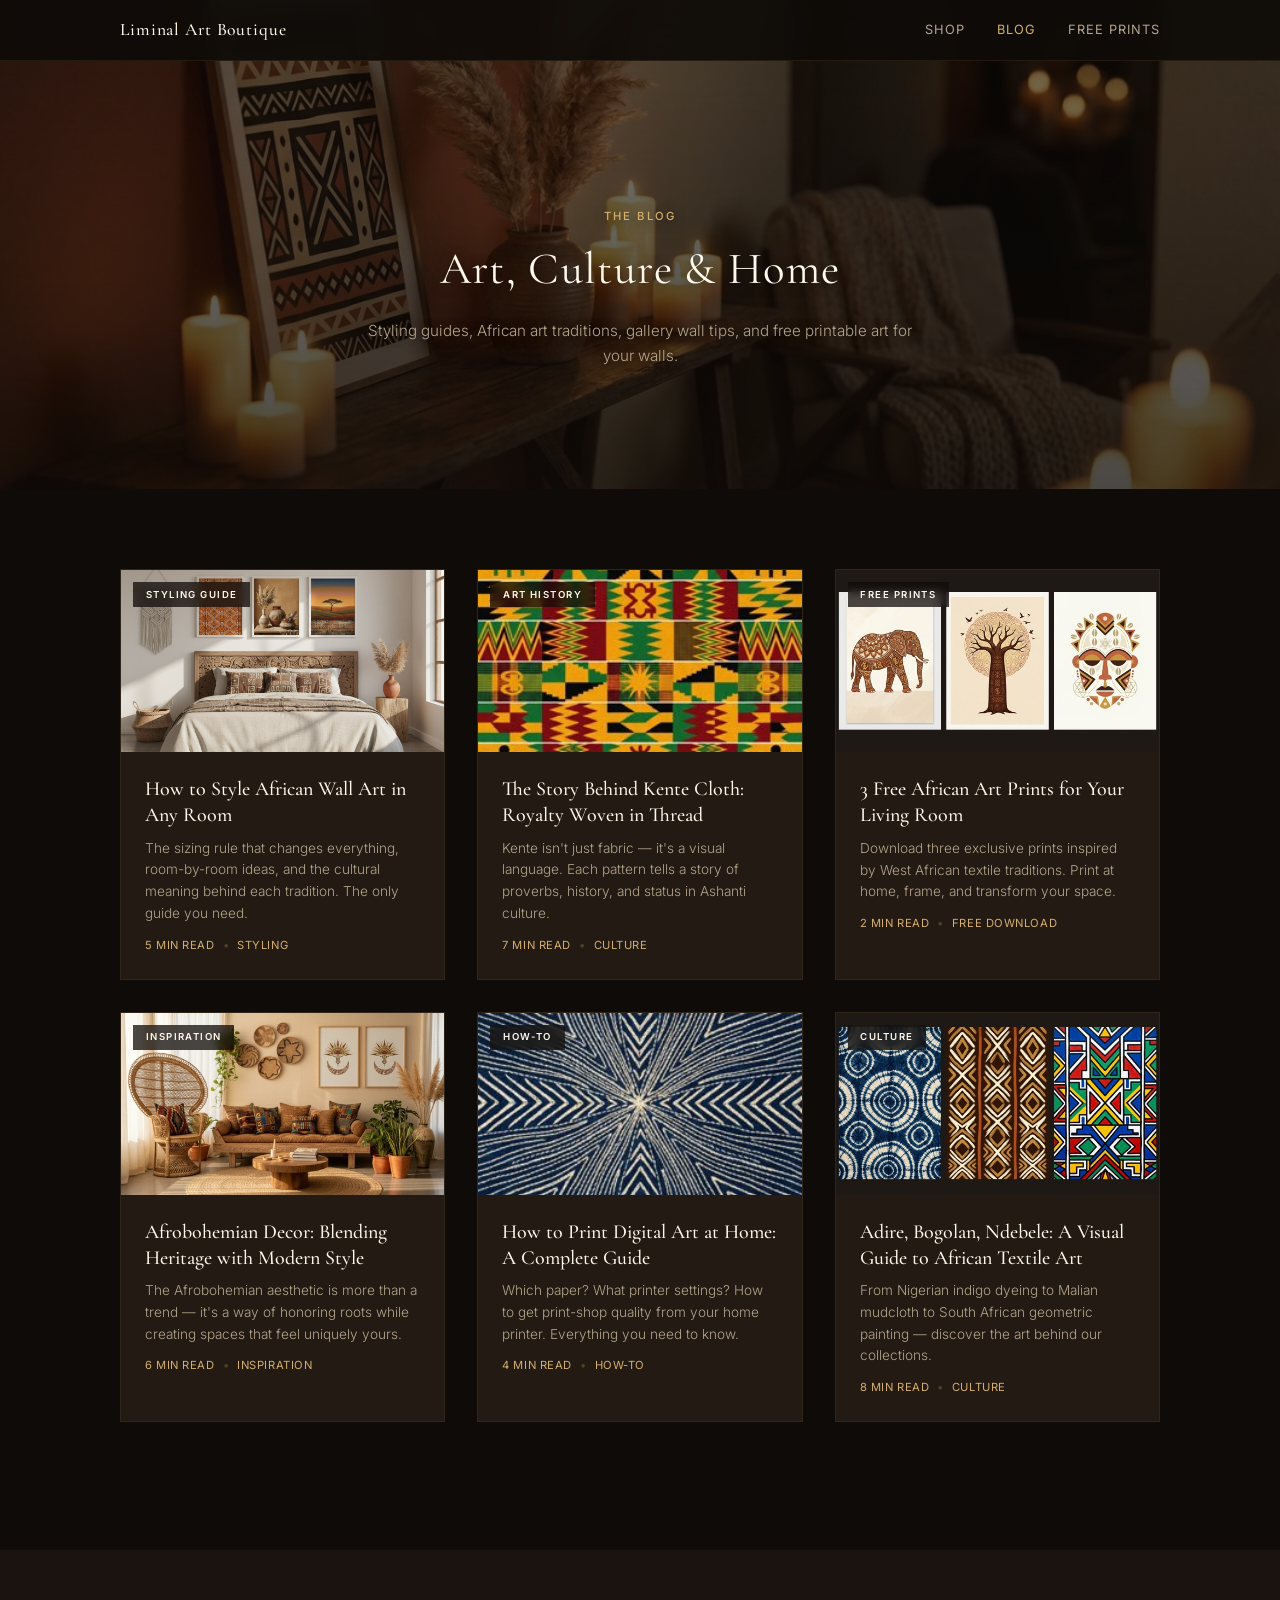
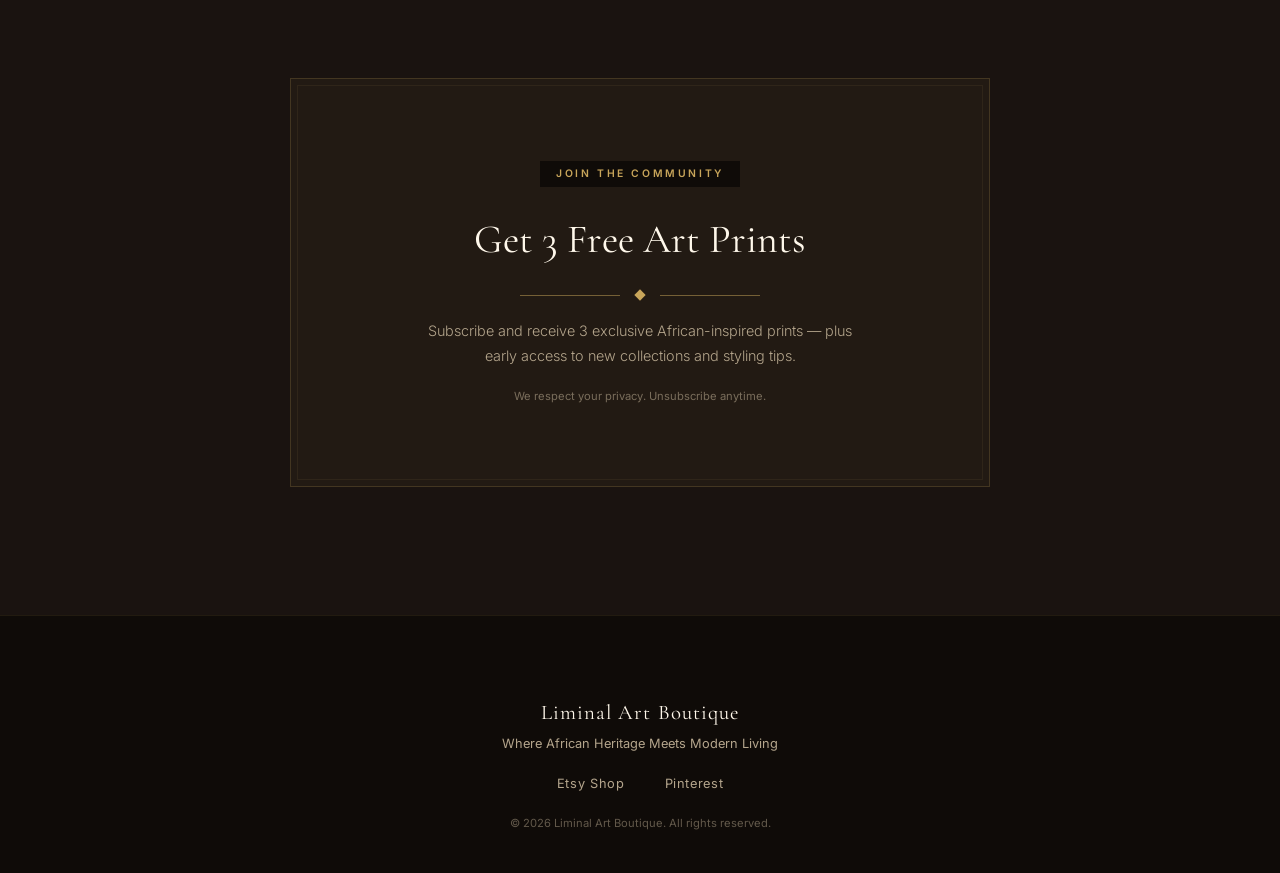
<file: blog.html>
<!DOCTYPE html>
<html lang="en">
<head>
  <meta charset="UTF-8">
  <meta name="viewport" content="width=device-width, initial-scale=1.0">
  <title>Blog — Liminal Art Boutique</title>
  <meta name="description" content="Tips on gallery walls, African art history, interior styling guides, and free printable art.">

  <!-- Favicon -->
  <link rel="icon" type="image/x-icon" href="favicon.ico">
  <link rel="icon" type="image/png" sizes="32x32" href="favicon-32x32.png">
  <link rel="icon" type="image/png" sizes="16x16" href="favicon-16x16.png">
  <link rel="apple-touch-icon" sizes="180x180" href="apple-touch-icon.png">

  <!-- Open Graph -->
  <meta property="og:title" content="Blog — Liminal Art Boutique">
  <meta property="og:description" content="Tips on gallery walls, African art history, interior styling guides, and free printable art.">
  <meta property="og:type" content="website">
  <meta property="og:url" content="https://liminalartboutique.com/blog.html">
  <meta property="og:image" content="https://liminalartboutique.com/og-image.jpg">
  <meta property="og:image:width" content="1200">
  <meta property="og:image:height" content="630">

  <!-- Twitter Card -->
  <meta name="twitter:card" content="summary_large_image">
  <meta name="twitter:title" content="Blog — Liminal Art Boutique">
  <meta name="twitter:description" content="Tips on gallery walls, African art history, interior styling guides, and free printable art.">
  <meta name="twitter:image" content="https://liminalartboutique.com/og-image.jpg">

  <link rel="preconnect" href="https://fonts.googleapis.com">
  <link rel="preconnect" href="https://fonts.gstatic.com" crossorigin>
  <link href="https://fonts.googleapis.com/css2?family=Cormorant+Garamond:wght@300;400;500;600;700&family=Inter:wght@300;400;500;600&display=swap" rel="stylesheet">

  <link rel="stylesheet" href="css/styles.css">
  <link rel="stylesheet" href="css/blog.css">

  <!-- MailerLite Universal -->
  <script>
    (function(w,d,e,u,f,l,n){w[f]=w[f]||function(){(w[f].q=w[f].q||[])
    .push(arguments);},l=d.createElement(e),l.async=1,l.src=u,
    n=d.getElementsByTagName(e)[0],n.parentNode.insertBefore(l,n);})
    (window,document,'script','https://assets.mailerlite.com/js/universal.js','ml');
    ml('account', '2191485');
  </script>
  <!-- End MailerLite Universal -->
</head>
<body>

  <!-- ═══ NAV ═══ -->
  <nav class="nav">
    <div class="container nav-inner">
      <a href="index.html" class="nav-brand">Liminal Art Boutique</a>
      <div class="nav-links">
        <a href="index.html">Shop</a>
        <a href="blog.html" class="active">Blog</a>
        <a href="index.html#free-art">Free Prints</a>
      </div>
    </div>
  </nav>

  <!-- ═══ BLOG HEADER ═══ -->
  <section class="blog-header">
    <div class="container">
      <p class="collection-label">The Blog</p>
      <h1 class="section-title">Art, Culture &amp; Home</h1>
      <p class="section-text">Styling guides, African art traditions, gallery wall tips, and free printable art for your walls.</p>
    </div>
  </section>

  <!-- ═══ BLOG GRID ═══ -->
  <section class="blog-grid-section">
    <div class="container">
      <div class="blog-grid">

        <!-- Article 1 -->
        <article class="blog-card">
          <div class="blog-card-image">
            <img src="images/mockups/afrohemian-bedroom.png" alt="Gallery wall bedroom" loading="lazy">
            <span class="blog-tag">Styling Guide</span>
          </div>
          <div class="blog-card-body">
            <a href="blog-gallery-wall-guide.html" style="color:inherit;text-decoration:none"><h2 class="blog-card-title">How to Style African Wall Art in Any Room</h2></a>
            <p class="blog-card-excerpt">The sizing rule that changes everything, room-by-room ideas, and the cultural meaning behind each tradition. The only guide you need.</p>
            <div class="blog-card-meta">
              <span>5 min read</span>
              <span class="meta-dot">&bull;</span>
              <span>Styling</span>
            </div>
          </div>
        </article>

        <!-- Article 2 -->
        <article class="blog-card">
          <div class="blog-card-image">
            <img src="images/thumbs/kente-culture.jpg" alt="Kente cloth patterns from Ghana" loading="lazy">
            <span class="blog-tag">Art History</span>
          </div>
          <div class="blog-card-body">
            <h2 class="blog-card-title">The Story Behind Kente Cloth: Royalty Woven in Thread</h2>
            <p class="blog-card-excerpt">Kente isn't just fabric — it's a visual language. Each pattern tells a story of proverbs, history, and status in Ashanti culture.</p>
            <div class="blog-card-meta">
              <span>7 min read</span>
              <span class="meta-dot">&bull;</span>
              <span>Culture</span>
            </div>
          </div>
        </article>

        <!-- Article 3 -->
        <article class="blog-card">
          <div class="blog-card-image">
            <img src="images/thumbs/free-prints-collage.jpg" alt="3 free exclusive African art prints" loading="lazy">
            <span class="blog-tag">Free Prints</span>
          </div>
          <div class="blog-card-body">
            <h2 class="blog-card-title">3 Free African Art Prints for Your Living Room</h2>
            <p class="blog-card-excerpt">Download three exclusive prints inspired by West African textile traditions. Print at home, frame, and transform your space.</p>
            <div class="blog-card-meta">
              <span>2 min read</span>
              <span class="meta-dot">&bull;</span>
              <span>Free Download</span>
            </div>
          </div>
        </article>

        <!-- Article 4 -->
        <article class="blog-card">
          <div class="blog-card-image">
            <img src="images/thumbs/afrobohemian-style.jpg" alt="Afrobohemian interior design" loading="lazy">
            <span class="blog-tag">Inspiration</span>
          </div>
          <div class="blog-card-body">
            <h2 class="blog-card-title">Afrobohemian Decor: Blending Heritage with Modern Style</h2>
            <p class="blog-card-excerpt">The Afrobohemian aesthetic is more than a trend — it's a way of honoring roots while creating spaces that feel uniquely yours.</p>
            <div class="blog-card-meta">
              <span>6 min read</span>
              <span class="meta-dot">&bull;</span>
              <span>Inspiration</span>
            </div>
          </div>
        </article>

        <!-- Article 5 -->
        <article class="blog-card">
          <div class="blog-card-image">
            <img src="images/thumbs/how-to-print.jpg" alt="Digital art print close-up" loading="lazy">
            <span class="blog-tag">How-To</span>
          </div>
          <div class="blog-card-body">
            <h2 class="blog-card-title">How to Print Digital Art at Home: A Complete Guide</h2>
            <p class="blog-card-excerpt">Which paper? What printer settings? How to get print-shop quality from your home printer. Everything you need to know.</p>
            <div class="blog-card-meta">
              <span>4 min read</span>
              <span class="meta-dot">&bull;</span>
              <span>How-To</span>
            </div>
          </div>
        </article>

        <!-- Article 6 -->
        <article class="blog-card">
          <div class="blog-card-image">
            <img src="images/thumbs/textile-traditions.jpg" alt="Adire Bogolan Ndebele textile traditions" loading="lazy">
            <span class="blog-tag">Culture</span>
          </div>
          <div class="blog-card-body">
            <h2 class="blog-card-title">Adire, Bogolan, Ndebele: A Visual Guide to African Textile Art</h2>
            <p class="blog-card-excerpt">From Nigerian indigo dyeing to Malian mudcloth to South African geometric painting — discover the art behind our collections.</p>
            <div class="blog-card-meta">
              <span>8 min read</span>
              <span class="meta-dot">&bull;</span>
              <span>Culture</span>
            </div>
          </div>
        </article>

      </div>
    </div>
  </section>

  <!-- ═══ NEWSLETTER CTA ═══ -->
  <section class="free-section" id="free-art">
    <div class="container">
      <div class="free-card">
        <p class="free-label">Join the Community</p>
        <h2 class="free-title">Get 3 Free Art Prints</h2>
        <div class="hero-divider"><span class="diamond"></span></div>
        <p class="free-text">Subscribe and receive 3 exclusive African-inspired prints — plus early access to new collections and styling tips.</p>
        <div class="ml-embedded" data-form="y9JfD0"></div>
        <p class="free-privacy">We respect your privacy. Unsubscribe anytime.</p>
      </div>
    </div>
  </section>

  <!-- ═══ FOOTER ═══ -->
  <footer class="footer">
    <div class="container">
      <div class="footer-brand">
        <h3>Liminal Art Boutique</h3>
        <p>Where African Heritage Meets Modern Living</p>
      </div>
      <div class="footer-links">
        <a href="https://www.etsy.com/shop/LiminalArtBoutique" target="_blank" rel="noopener">Etsy Shop</a>
        <a href="https://www.pinterest.com/LiminalArtBoutique" target="_blank" rel="noopener">Pinterest</a>
      </div>
      <p class="footer-copy">&copy; 2026 Liminal Art Boutique. All rights reserved.</p>
    </div>
  </footer>

  <script src="js/app.js"></script>
</body>
</html>
</file>
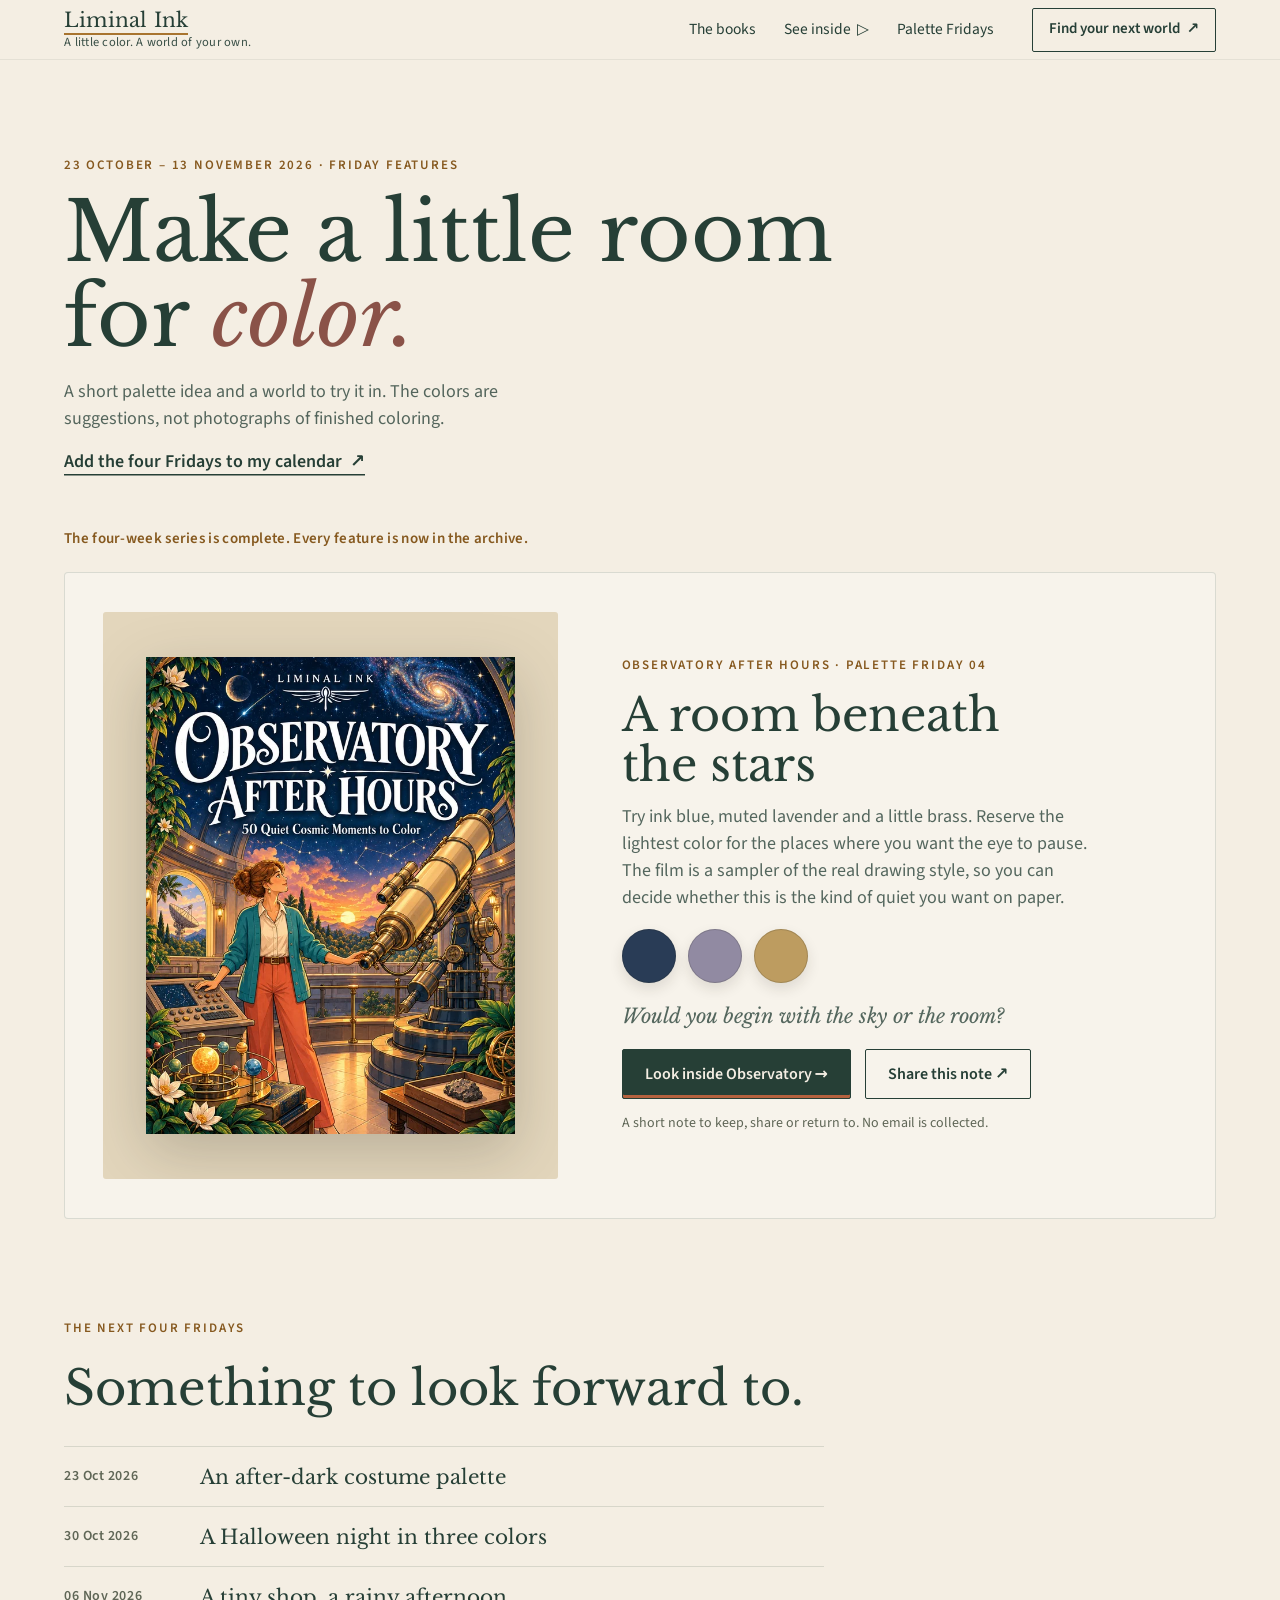
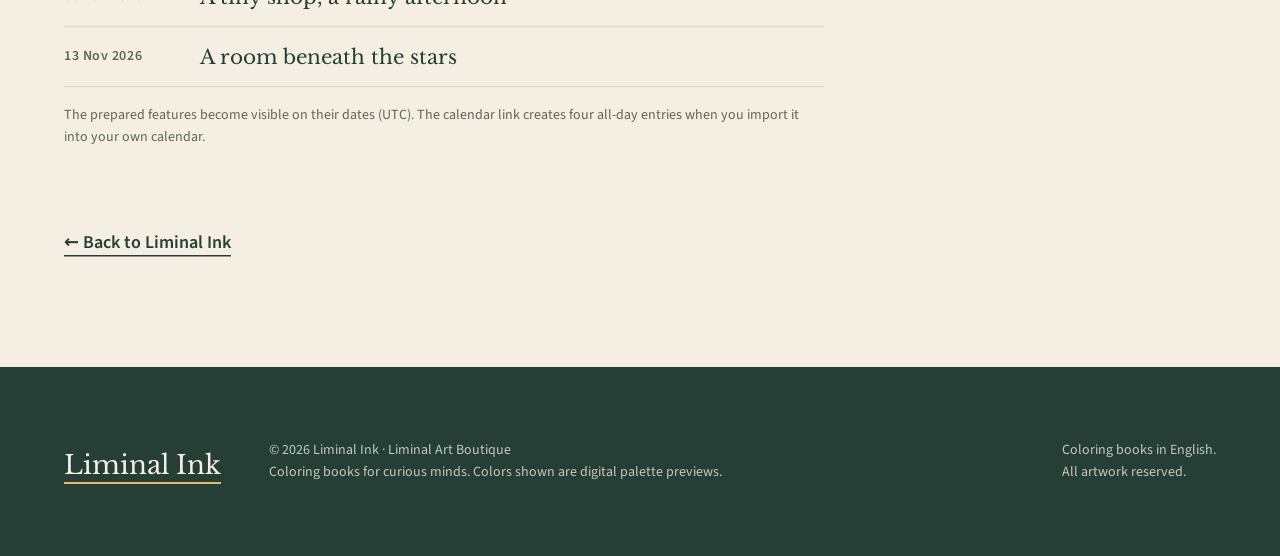
<file: friday.html>
<!DOCTYPE html><html lang="en" data-world="liminal" data-plate="paper"><head><meta http-equiv="Content-Security-Policy" content="default-src 'self'; script-src 'self' 'sha256-0TLpeA8ycGn/SpeJORrvOEretN3fGrOyq8Wd6hAouoI=' 'sha256-CYoDaBSspdh7oYiKBwrVNBAw4EHtgrb09lGOAk+750s=' 'sha256-YqTLR1lfehmkJPgEYJTdwLNemocXlHCnqPmhZUBnOm4=' 'sha256-ZPKOm0b8r0o4t9Vgq7p/GsRXXXKhFuejQhgu9c0NpgQ=' 'sha256-g+sd5nZrlUNdKwXebNC75Mh+u6dxzaI006Zu3uEdYN0='; style-src 'self' 'unsafe-inline'; img-src 'self' data: blob:; media-src 'self' blob:; font-src 'self'; connect-src 'self' https://assets.mailerlite.com; worker-src 'self' blob:; manifest-src 'self'; object-src 'none'; base-uri 'self'; form-action 'self' https://assets.mailerlite.com"><meta name="referrer" content="strict-origin-when-cross-origin"><meta name="referrer" content="strict-origin-when-cross-origin"><meta charset="utf-8"><meta name="viewport" content="width=device-width, initial-scale=1, viewport-fit=cover"><title>Palette Fridays — Liminal Ink</title><meta name="description" content="A prepared four-week series. Return for a new short feature every Friday."><link rel="canonical" href="https://liminalartboutique.com/friday.html"><meta name="theme-color" content="#263f36"><meta property="og:type" content="website"><meta property="og:site_name" content="Liminal Ink"><meta property="og:title" content="Palette Fridays — Liminal Ink"><meta property="og:description" content="A prepared four-week series. Return for a new short feature every Friday."><meta property="og:url" content="https://liminalartboutique.com/friday.html"><meta property="og:image" content="https://liminalartboutique.com/images/editorial-20261016/shops.webp"><meta property="og:image:alt" content="Little Impossible Shops, front cover, by Liminal Ink."><meta property="og:locale" content="en_US"><meta name="twitter:card" content="summary"><meta name="twitter:title" content="Palette Fridays — Liminal Ink"><meta name="twitter:description" content="A prepared four-week series. Return for a new short feature every Friday."><meta name="twitter:image" content="https://liminalartboutique.com/images/editorial-20261016/shops.webp"><link rel="icon" href="/icon-32.png" sizes="32x32" type="image/png"><link rel="icon" href="/favicon.svg" type="image/svg+xml"><link rel="apple-touch-icon" href="/icon-apple-180.png"><link rel="preload" href="/fonts/baskerville-400.woff2" as="font" type="font/woff2" crossorigin><script>
      (function () { var d = document.documentElement, q = location.search; d.classList.add('js');
        if (/[?&]freeze(=|&|$)/.test(q)) d.classList.add('freeze'); if (/[?&]floor(=|&|$)/.test(q)) d.classList.add('floor'); })();
    </script><link rel="stylesheet" href="/assets/Base.B4y2qLjW.css"><link rel="stylesheet" href="/assets/friday.DszzdBdV.css"></head><body><a class="skip" href="#main">Skip to content</a><header class="top" data-top><a class="mark" href="/" aria-label="Liminal Ink, home"><strong>Liminal Ink</strong><small>A little color. A world of your own.</small></a><button class="menu-btn" type="button" popovertarget="site-menu"><span>Menu</span><i aria-hidden="true"></i></button><div class="menu" id="site-menu" popover><nav aria-label="Main"><a href="/#books">The books</a><a href="/#watch">See inside <span aria-hidden="true">▷</span></a><a href="/friday.html">Palette Fridays</a></nav><a class="shop-link" href="/#books">Find your next world <span aria-hidden="true">↗</span></a></div></header><script type="module">var e=document.getElementById(`site-menu`);e?.addEventListener(`click`,t=>{t.target.closest(`a`)&&e.matches(`:popover-open`)&&e.hidePopover()});</script><main id="main" tabindex="-1"><div class="notes wrap" data-astro-cid-xelmn6ms><section class="notes-hero" aria-labelledby="notes-title" data-astro-cid-xelmn6ms><p class="eyebrow" data-astro-cid-xelmn6ms>23 October – 13 November 2026 · Friday features</p><h1 id="notes-title" data-astro-cid-xelmn6ms><span class="ln" data-astro-cid-xelmn6ms><span data-astro-cid-xelmn6ms>Make a little room</span></span> <span class="ln" data-astro-cid-xelmn6ms><span data-astro-cid-xelmn6ms>for <em data-astro-cid-xelmn6ms>color.</em></span></span></h1><p class="lede" data-astro-cid-xelmn6ms>A short palette idea and a world to try it in. The colors are suggestions, not photographs of finished coloring.</p><a class="textlink" download href="/fridays.ics" data-astro-cid-xelmn6ms>Add the four Fridays to my calendar <span aria-hidden="true" data-astro-cid-xelmn6ms>↗</span></a></section><p aria-live="polite" class="next-note" id="note-availability" data-astro-cid-xelmn6ms></p><article class="note-article" id="note" data-astro-cid-xelmn6ms><div class="note-frame" data-astro-cid-xelmn6ms><img alt="A little color, before the weekend — companion image" class="note-art" id="note-image" src="images/editorial-20261016/shops.webp" width="640" height="827" decoding="async" data-astro-cid-xelmn6ms></div><div class="note-body" data-astro-cid-xelmn6ms><p class="eyebrow" id="note-deck" data-astro-cid-xelmn6ms>A palette idea, a real page-turn film, and twenty quiet minutes if you want them.</p><h2 id="note-title" data-astro-cid-xelmn6ms>A little color, before the weekend</h2><p id="note-text" data-astro-cid-xelmn6ms>Start with a world you want to visit. Pick one quiet color, one warmer color and one small accent. You do not have to finish a page. A window, a flower or a tiny sign can be a complete session.</p><div class="note-palette" id="note-palette" data-astro-cid-xelmn6ms><span class="swatch" role="img" style="background-color:#527a69" title="#527a69" aria-label="Suggested color #527a69" data-astro-cid-xelmn6ms></span><span class="swatch" role="img" style="background-color:#dcad80" title="#dcad80" aria-label="Suggested color #dcad80" data-astro-cid-xelmn6ms></span><span class="swatch" role="img" style="background-color:#b96349" title="#b96349" aria-label="Suggested color #b96349" data-astro-cid-xelmn6ms></span></div><p class="note-question" id="note-question" data-astro-cid-xelmn6ms>Where would you put the warmest color?</p><div class="buttons" data-astro-cid-xelmn6ms><a class="button solid" href="index.html#watch" id="note-cta" data-astro-cid-xelmn6ms>See Little Impossible Shops →</a><button class="button" id="save-return" type="button" data-needs-js data-astro-cid-xelmn6ms>Share this note ↗</button></div><p class="small" id="save-note" data-astro-cid-xelmn6ms>A short note to keep, share or return to. No email is collected.</p></div></article><section class="note-calendar" aria-labelledby="calendar-title" data-astro-cid-xelmn6ms><p class="eyebrow" data-astro-cid-xelmn6ms>The next four Fridays</p><h2 id="calendar-title" data-astro-cid-xelmn6ms>Something to look forward to.</h2><ol data-astro-cid-xelmn6ms><li data-astro-cid-xelmn6ms><time datetime="2026-10-23" data-astro-cid-xelmn6ms>23 Oct 2026</time><a href="#2026-10-23" data-astro-cid-xelmn6ms>An after-dark costume palette</a></li><li data-astro-cid-xelmn6ms><time datetime="2026-10-30" data-astro-cid-xelmn6ms>30 Oct 2026</time><a href="#2026-10-30" data-astro-cid-xelmn6ms>A Halloween night in three colors</a></li><li data-astro-cid-xelmn6ms><time datetime="2026-11-06" data-astro-cid-xelmn6ms>06 Nov 2026</time><a href="#2026-11-06" data-astro-cid-xelmn6ms>A tiny shop, a rainy afternoon</a></li><li data-astro-cid-xelmn6ms><time datetime="2026-11-13" data-astro-cid-xelmn6ms>13 Nov 2026</time><a href="#2026-11-13" data-astro-cid-xelmn6ms>A room beneath the stars</a></li></ol><p class="small" data-astro-cid-xelmn6ms>The prepared features become visible on their dates (UTC). The calendar link creates four all-day entries when you import it into your own calendar.</p></section><p class="back" data-astro-cid-xelmn6ms><a class="textlink" href="/" data-astro-cid-xelmn6ms>← Back to Liminal Ink</a></p></div><script id="notes-data" type="application/json">[{"date": "2026-10-16", "title": "A little color, before the weekend", "deck": "A palette idea, a real page-turn film, and twenty quiet minutes if you want them.", "image": "images/editorial-20261016/shops.webp", "text": "Start with a world you want to visit. Pick one quiet color, one warmer color and one small accent. You do not have to finish a page. A window, a flower or a tiny sign can be a complete session.", "palette": ["#527a69", "#dcad80", "#b96349"], "book": "shops", "question": "Where would you put the warmest color?", "cta": "See Little Impossible Shops", "url": "index.html#watch"}, {"date": "2026-10-23", "title": "An after-dark costume palette", "deck": "The Halloween Atelier · Palette Friday 01", "image": "images/editorial-20261016/halloween-detail.webp", "text": "Try a restrained night palette: forest green, candle amber and a little dusty plum. Leave some paper untouched so the small objects have room to breathe. The accompanying film shows selected pages from The Halloween Atelier; these swatches are suggestions, not a finished coloring claim.", "palette": ["#284c42", "#daa154", "#8b647d"], "book": "halloween", "question": "A candlelit atelier or a moonlit window?", "cta": "Watch the Halloween pages", "url": "index.html#watch"}, {"date": "2026-10-30", "title": "A Halloween night in three colors", "deck": "The Halloween Atelier · Palette Friday 02", "image": "images/editorial-20261016/halloween-detail.webp", "text": "For a different Halloween mood, move away from orange everywhere. Use midnight blue as the anchor, a pale cream for breathing room and one vermilion accent. Choose the detail that should catch the eye before coloring the rest.", "palette": ["#263b59", "#ede1c4", "#c4694f"], "book": "halloween", "question": "Which single object gets the bright accent?", "cta": "Turn a few Halloween pages", "url": "index.html#watch"}, {"date": "2026-11-06", "title": "A tiny shop, a rainy afternoon", "deck": "Little Impossible Shops · Palette Friday 03", "image": "images/editorial-20261016/shops-detail.webp", "text": "A sage shopfront, a soft terracotta sign and the pale yellow of a light left on. Choose a small area first. Let the neighboring shapes repeat one color rather than giving every object a new one.", "palette": ["#749585", "#be8269", "#e4cf8a"], "book": "shops", "question": "What would this impossible shop sell?", "cta": "Explore the shopfronts", "url": "index.html#watch"}, {"date": "2026-11-13", "title": "A room beneath the stars", "deck": "Observatory After Hours · Palette Friday 04", "image": "images/editorial-20261016/observatory.webp", "text": "Try ink blue, muted lavender and a little brass. Reserve the lightest color for the places where you want the eye to pause. The film is a sampler of the real drawing style, so you can decide whether this is the kind of quiet you want on paper.", "palette": ["#293c56", "#918aa2", "#bd9c60"], "book": "observatory", "question": "Would you begin with the sky or the room?", "cta": "Look inside Observatory", "url": "index.html#watch"}]</script><script src="/js/palette-fridays.js" defer></script></main><footer class="foot" data-ground="dark"><div class="foot-in"><span class="foot-brand">Liminal Ink</span><span>© 2026 Liminal Ink · Liminal Art Boutique<br>Coloring books for curious minds. Colors shown are digital palette previews.</span><span>Coloring books in English.<br>All artwork reserved.</span></div></footer><aside class="nl" data-nl data-live="0" hidden role="dialog" aria-modal="false" aria-labelledby="nl-title"><button class="nl-close" type="button" data-nl-close aria-label="Not now">Not now <span aria-hidden="true">×</span></button><p class="nl-eyebrow">Palette Fridays</p><h2 id="nl-title" class="nl-title">A palette in your inbox, every Friday.</h2><p class="nl-text">One small color idea for the page you're on. Nothing to buy, no spam.</p><form class="nl-form" action="https://assets.mailerlite.com/jsonp/2191485/forms/201616963491857639/subscribe" method="post" target="_blank" rel="noopener" data-nl-form><input type="hidden" name="fields[signup_source]" value="popup" data-nl-source><input type="hidden" name="ml-submit" value="1"><input type="hidden" name="anticsrf" value="true"><label class="nl-field"><span class="sr-only">Email address</span><input type="email" name="fields[email]" autocomplete="email" placeholder="Your email address" required></label><label class="nl-consent"><input type="checkbox" name="consent" value="yes" required><span>Send me Palette Fridays from Liminal Ink by email. I can unsubscribe at any time.</span></label><button class="nl-send" type="submit">Send me the palettes <span aria-hidden="true">→</span></button><p class="nl-status" role="status"></p><p class="nl-small"><a href="/privacy.html">How your email is used</a></p></form></aside><script type="module">var e=`liminal-palettes`,t=document.querySelector(`[data-nl]`),n=()=>{try{return JSON.parse(localStorage.getItem(e)||`{}`)}catch{return{}}},r=t=>{try{localStorage.setItem(e,JSON.stringify({...n(),...t}))}catch{}},i=location.pathname,a=n(),o=a.subscribed||a.dismissed&&Date.now()-a.dismissed<12096e5,s=new URLSearchParams(location.search).has(`nl`);if(t&&(t.dataset.live===`1`||s)&&!/(friday|privacy)\.html$/.test(i)&&!o){t.querySelector(`[data-nl-source]`).value=`popup-${i.replace(/\.html$/,``).replace(/\//g,``)||`home`}`;let e=performance.now(),n=!1,a=!1,o=0,s=e=>{n||(n=!0,t.hidden=!1,t.classList.add(`in`),t.dataset.why=e)};document.addEventListener(`pointerdown`,e=>{e.target.closest?.(`[data-scene="colour"] canvas`)&&(o++,o>=3&&setTimeout(()=>s(`colored`),1500))}),document.addEventListener(`click`,e=>{e.target.closest?.(`[data-act="save"]`)&&setTimeout(()=>s(`saved`),1200)}),addEventListener(`scroll`,()=>{(scrollY+innerHeight)/document.documentElement.scrollHeight>.55&&(a=!0),a&&performance.now()-e>25e3&&s(`read`)},{passive:!0}),matchMedia(`(pointer: fine)`).matches&&document.documentElement.addEventListener(`mouseleave`,t=>{t.clientY<=0&&performance.now()-e>12e3&&s(`leave`)});let c=()=>{t.hidden=!0,r({dismissed:Date.now()})};t.querySelector(`[data-nl-close]`).addEventListener(`click`,c),addEventListener(`keydown`,e=>{e.key===`Escape`&&!t.hidden&&c()});let l=t.querySelector(`[data-nl-form]`),u=l.querySelector(`.nl-status`),d=!1;l.addEventListener(`submit`,async e=>{if(!d){e.preventDefault(),u.textContent=`Sending…`;try{let e=await fetch(l.action,{method:`POST`,body:new URLSearchParams(new FormData(l))}),t=await e.json().catch(()=>({}));if(!e.ok||t.success===!1)throw Error(`not accepted`);u.textContent=`Almost there: check your inbox and confirm. You are not subscribed until you do.`,l.querySelector(`.nl-send`).disabled=!0,r({subscribed:Date.now()})}catch{d=!0,u.textContent=`Opening the confirmation in a new tab…`,l.requestSubmit(),d=!1}}})}</script><script type="module">var e=document.documentElement,t=document.querySelector(`[data-top]`),n=new Set,r;function i(){let t=[...n].sort((e,t)=>e.compareDocumentPosition(t)&Node.DOCUMENT_POSITION_FOLLOWING?-1:1),r=t[t.length-1];r?(e.dataset.plate=`dark`,e.style.setProperty(`--ground`,r.dataset.groundColor||getComputedStyle(r).backgroundColor)):e.dataset.plate=`paper`}function a(){r?.disconnect(),n.clear();let e=Math.round(t?.getBoundingClientRect().height||60);r=new IntersectionObserver(e=>{for(let t of e)t.isIntersecting?n.add(t.target):n.delete(t.target);i()},{rootMargin:`-${e}px 0px -${Math.max(0,innerHeight-e-2)}px 0px`,threshold:0}),document.querySelectorAll(`body [data-ground="dark"]`).forEach(e=>r.observe(e))}var o;a(),addEventListener(`resize`,()=>{clearTimeout(o),o=window.setTimeout(a,150)},{passive:!0}),addEventListener(`ground:refresh`,i);</script></body></html>
</file>
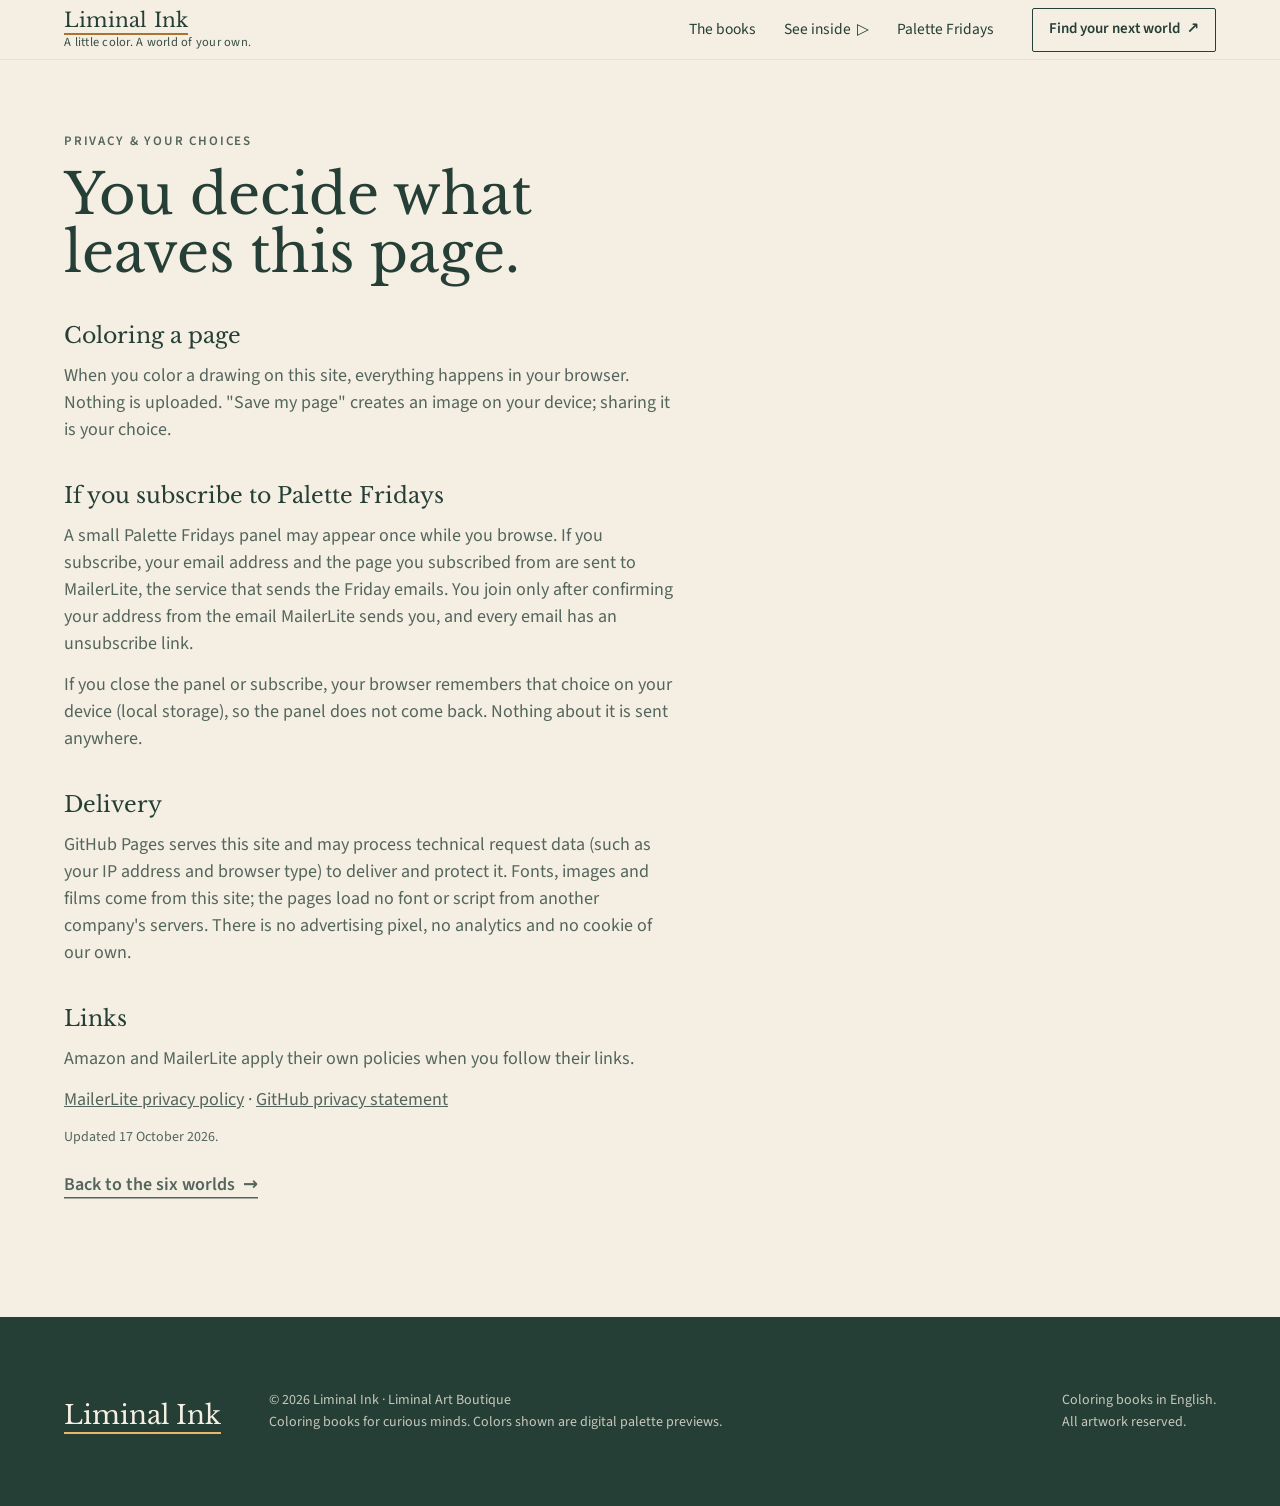
<file: privacy.html>
<!DOCTYPE html><html lang="en" data-world="liminal" data-plate="paper"><head><meta http-equiv="Content-Security-Policy" content="default-src 'self'; script-src 'self' 'sha256-0TLpeA8ycGn/SpeJORrvOEretN3fGrOyq8Wd6hAouoI=' 'sha256-YqTLR1lfehmkJPgEYJTdwLNemocXlHCnqPmhZUBnOm4=' 'sha256-ZPKOm0b8r0o4t9Vgq7p/GsRXXXKhFuejQhgu9c0NpgQ=' 'sha256-g+sd5nZrlUNdKwXebNC75Mh+u6dxzaI006Zu3uEdYN0='; style-src 'self' 'unsafe-inline'; img-src 'self' data: blob:; media-src 'self' blob:; font-src 'self'; connect-src 'self' https://assets.mailerlite.com; worker-src 'self' blob:; manifest-src 'self'; object-src 'none'; base-uri 'self'; form-action 'self' https://assets.mailerlite.com"><meta name="referrer" content="strict-origin-when-cross-origin"><meta name="referrer" content="strict-origin-when-cross-origin"><meta charset="utf-8"><meta name="viewport" content="width=device-width, initial-scale=1, viewport-fit=cover"><title>Privacy — Liminal Ink</title><meta name="description" content="What stays in your browser, what is sent if you subscribe, and how to leave."><link rel="canonical" href="https://liminalartboutique.com/privacy.html"><meta name="theme-color" content="#263f36"><meta property="og:type" content="website"><meta property="og:site_name" content="Liminal Ink"><meta property="og:title" content="Privacy — Liminal Ink"><meta property="og:description" content="What stays in your browser, what is sent if you subscribe, and how to leave."><meta property="og:url" content="https://liminalartboutique.com/privacy.html"><meta property="og:image" content="https://liminalartboutique.com/images/editorial-20261016/halloween.webp"><meta property="og:image:alt" content="The Halloween Atelier, front cover, by Liminal Ink."><meta property="og:locale" content="en_US"><meta name="twitter:card" content="summary"><meta name="twitter:title" content="Privacy — Liminal Ink"><meta name="twitter:description" content="What stays in your browser, what is sent if you subscribe, and how to leave."><meta name="twitter:image" content="https://liminalartboutique.com/images/editorial-20261016/halloween.webp"><link rel="icon" href="/icon-32.png" sizes="32x32" type="image/png"><link rel="icon" href="/favicon.svg" type="image/svg+xml"><link rel="apple-touch-icon" href="/icon-apple-180.png"><link rel="preload" href="/fonts/baskerville-400.woff2" as="font" type="font/woff2" crossorigin><script>
      (function () { var d = document.documentElement, q = location.search; d.classList.add('js');
        if (/[?&]freeze(=|&|$)/.test(q)) d.classList.add('freeze'); if (/[?&]floor(=|&|$)/.test(q)) d.classList.add('floor'); })();
    </script><link rel="stylesheet" href="/assets/Base.B4y2qLjW.css"><style>.privacy[data-astro-cid-u6ohjolg]{margin-top:var(--head);padding:72px var(--gutter) 96px;max-width:calc(68ch + 2 * var(--gutter))}.privacy[data-astro-cid-u6ohjolg] h1[data-astro-cid-u6ohjolg]{margin:0 0 28px;font-size:clamp(34px,5vw,56px);line-height:1.05}.privacy[data-astro-cid-u6ohjolg] h2[data-astro-cid-u6ohjolg]{margin:36px 0 10px;font-size:22px}.privacy[data-astro-cid-u6ohjolg] p[data-astro-cid-u6ohjolg]{color:var(--ink-soft);margin:0 0 14px}
</style></head><body><a class="skip" href="#main">Skip to content</a><header class="top" data-top><a class="mark" href="/" aria-label="Liminal Ink, home"><strong>Liminal Ink</strong><small>A little color. A world of your own.</small></a><button class="menu-btn" type="button" popovertarget="site-menu"><span>Menu</span><i aria-hidden="true"></i></button><div class="menu" id="site-menu" popover><nav aria-label="Main"><a href="/#books">The books</a><a href="/#watch">See inside <span aria-hidden="true">▷</span></a><a href="/friday.html">Palette Fridays</a></nav><a class="shop-link" href="/#books">Find your next world <span aria-hidden="true">↗</span></a></div></header><script type="module">var e=document.getElementById(`site-menu`);e?.addEventListener(`click`,t=>{t.target.closest(`a`)&&e.matches(`:popover-open`)&&e.hidePopover()});</script><main id="main" tabindex="-1"><article class="privacy" data-astro-cid-u6ohjolg><p class="eyebrow" data-astro-cid-u6ohjolg>Privacy &amp; your choices</p><h1 data-astro-cid-u6ohjolg>You decide what leaves this page.</h1><h2 data-astro-cid-u6ohjolg>Coloring a page</h2><p data-astro-cid-u6ohjolg>When you color a drawing on this site, everything happens in your browser. Nothing is uploaded. "Save my page" creates an image on your device; sharing it is your choice.</p><h2 data-astro-cid-u6ohjolg>If you subscribe to Palette Fridays</h2><p data-astro-cid-u6ohjolg>A small Palette Fridays panel may appear once while you browse. If you subscribe, your email address and the page you subscribed from are sent to MailerLite, the service that sends the Friday emails. You join only after confirming your address from the email MailerLite sends you, and every email has an unsubscribe link.</p><p data-astro-cid-u6ohjolg>If you close the panel or subscribe, your browser remembers that choice on your device (local storage), so the panel does not come back. Nothing about it is sent anywhere.</p><h2 data-astro-cid-u6ohjolg>Delivery</h2><p data-astro-cid-u6ohjolg>GitHub Pages serves this site and may process technical request data (such as your IP address and browser type) to deliver and protect it. Fonts, images and films come from this site; the pages load no font or script from another company's servers. There is no advertising pixel, no analytics and no cookie of our own.</p><h2 data-astro-cid-u6ohjolg>Links</h2><p data-astro-cid-u6ohjolg>Amazon and MailerLite apply their own policies when you follow their links.</p><p data-astro-cid-u6ohjolg><a href="https://www.mailerlite.com/legal/privacy-policy" rel="noopener" data-astro-cid-u6ohjolg>MailerLite privacy policy</a> · <a href="https://docs.github.com/en/site-policy/privacy-policies/github-general-privacy-statement" rel="noopener" data-astro-cid-u6ohjolg>GitHub privacy statement</a></p><p class="small" data-astro-cid-u6ohjolg>Updated 17 October 2026.</p><p data-astro-cid-u6ohjolg><a class="textlink" href="/" data-astro-cid-u6ohjolg>Back to the six worlds <span aria-hidden="true" data-astro-cid-u6ohjolg>→</span></a></p></article></main><footer class="foot" data-ground="dark"><div class="foot-in"><span class="foot-brand">Liminal Ink</span><span>© 2026 Liminal Ink · Liminal Art Boutique<br>Coloring books for curious minds. Colors shown are digital palette previews.</span><span>Coloring books in English.<br>All artwork reserved.</span></div></footer><aside class="nl" data-nl data-live="0" hidden role="dialog" aria-modal="false" aria-labelledby="nl-title"><button class="nl-close" type="button" data-nl-close aria-label="Not now">Not now <span aria-hidden="true">×</span></button><p class="nl-eyebrow">Palette Fridays</p><h2 id="nl-title" class="nl-title">A palette in your inbox, every Friday.</h2><p class="nl-text">One small color idea for the page you're on. Nothing to buy, no spam.</p><form class="nl-form" action="https://assets.mailerlite.com/jsonp/2191485/forms/201616963491857639/subscribe" method="post" target="_blank" rel="noopener" data-nl-form><input type="hidden" name="fields[signup_source]" value="popup" data-nl-source><input type="hidden" name="ml-submit" value="1"><input type="hidden" name="anticsrf" value="true"><label class="nl-field"><span class="sr-only">Email address</span><input type="email" name="fields[email]" autocomplete="email" placeholder="Your email address" required></label><label class="nl-consent"><input type="checkbox" name="consent" value="yes" required><span>Send me Palette Fridays from Liminal Ink by email. I can unsubscribe at any time.</span></label><button class="nl-send" type="submit">Send me the palettes <span aria-hidden="true">→</span></button><p class="nl-status" role="status"></p><p class="nl-small"><a href="/privacy.html">How your email is used</a></p></form></aside><script type="module">var e=`liminal-palettes`,t=document.querySelector(`[data-nl]`),n=()=>{try{return JSON.parse(localStorage.getItem(e)||`{}`)}catch{return{}}},r=t=>{try{localStorage.setItem(e,JSON.stringify({...n(),...t}))}catch{}},i=location.pathname,a=n(),o=a.subscribed||a.dismissed&&Date.now()-a.dismissed<12096e5,s=new URLSearchParams(location.search).has(`nl`);if(t&&(t.dataset.live===`1`||s)&&!/(friday|privacy)\.html$/.test(i)&&!o){t.querySelector(`[data-nl-source]`).value=`popup-${i.replace(/\.html$/,``).replace(/\//g,``)||`home`}`;let e=performance.now(),n=!1,a=!1,o=0,s=e=>{n||(n=!0,t.hidden=!1,t.classList.add(`in`),t.dataset.why=e)};document.addEventListener(`pointerdown`,e=>{e.target.closest?.(`[data-scene="colour"] canvas`)&&(o++,o>=3&&setTimeout(()=>s(`colored`),1500))}),document.addEventListener(`click`,e=>{e.target.closest?.(`[data-act="save"]`)&&setTimeout(()=>s(`saved`),1200)}),addEventListener(`scroll`,()=>{(scrollY+innerHeight)/document.documentElement.scrollHeight>.55&&(a=!0),a&&performance.now()-e>25e3&&s(`read`)},{passive:!0}),matchMedia(`(pointer: fine)`).matches&&document.documentElement.addEventListener(`mouseleave`,t=>{t.clientY<=0&&performance.now()-e>12e3&&s(`leave`)});let c=()=>{t.hidden=!0,r({dismissed:Date.now()})};t.querySelector(`[data-nl-close]`).addEventListener(`click`,c),addEventListener(`keydown`,e=>{e.key===`Escape`&&!t.hidden&&c()});let l=t.querySelector(`[data-nl-form]`),u=l.querySelector(`.nl-status`),d=!1;l.addEventListener(`submit`,async e=>{if(!d){e.preventDefault(),u.textContent=`Sending…`;try{let e=await fetch(l.action,{method:`POST`,body:new URLSearchParams(new FormData(l))}),t=await e.json().catch(()=>({}));if(!e.ok||t.success===!1)throw Error(`not accepted`);u.textContent=`Almost there: check your inbox and confirm. You are not subscribed until you do.`,l.querySelector(`.nl-send`).disabled=!0,r({subscribed:Date.now()})}catch{d=!0,u.textContent=`Opening the confirmation in a new tab…`,l.requestSubmit(),d=!1}}})}</script><script type="module">var e=document.documentElement,t=document.querySelector(`[data-top]`),n=new Set,r;function i(){let t=[...n].sort((e,t)=>e.compareDocumentPosition(t)&Node.DOCUMENT_POSITION_FOLLOWING?-1:1),r=t[t.length-1];r?(e.dataset.plate=`dark`,e.style.setProperty(`--ground`,r.dataset.groundColor||getComputedStyle(r).backgroundColor)):e.dataset.plate=`paper`}function a(){r?.disconnect(),n.clear();let e=Math.round(t?.getBoundingClientRect().height||60);r=new IntersectionObserver(e=>{for(let t of e)t.isIntersecting?n.add(t.target):n.delete(t.target);i()},{rootMargin:`-${e}px 0px -${Math.max(0,innerHeight-e-2)}px 0px`,threshold:0}),document.querySelectorAll(`body [data-ground="dark"]`).forEach(e=>r.observe(e))}var o;a(),addEventListener(`resize`,()=>{clearTimeout(o),o=window.setTimeout(a,150)},{passive:!0}),addEventListener(`ground:refresh`,i);</script></body></html>
</file>
<file: assets/Base.B4y2qLjW.css>
@font-face{font-family:Libre Baskerville;src:url(/fonts/baskerville-400.woff2)format("woff2");font-weight:400;font-style:normal;font-display:swap}@font-face{font-family:Libre Baskerville;src:url(/fonts/baskerville-400i.woff2)format("woff2");font-weight:400;font-style:italic;font-display:swap}@font-face{font-family:"Source Sans 3";src:url(/fonts/sourcesans-400.woff2)format("woff2");font-weight:400;font-style:normal;font-display:swap}@font-face{font-family:"Source Sans 3";src:url(/fonts/sourcesans-600.woff2)format("woff2");font-weight:600;font-style:normal;font-display:swap}:root{--t-quick:.16s;--t-base:.24s;--t-settle:.42s;--t-scene:.72s;--ease-enter:cubic-bezier(.16, 1, .3, 1);--ease-exit:cubic-bezier(.55, 0, .75, .2);--ease-move:cubic-bezier(.65, 0, .35, 1);--ease-settle:linear(0, .38 11%, .74 23%, .95 36%, 1.025 50%, 1.01 64%, 1);--ease-breath:cubic-bezier(.37, 0, .63, 1);--paper:#f4eee3;--sheet:#f7f3eb;--ink:#263f36;--ink-soft:#263f36c7;--lamp:#a8742f;--terracotta:#b5623f;--muted:#5f6656;--display:"Libre Baskerville", Baskerville, Georgia, serif;--text:"Source Sans 3", system-ui, -apple-system, "Segoe UI", sans-serif;--gutter:clamp(20px, 5vw, 72px)}@media (prefers-reduced-motion:reduce){:root{--t-quick:1ms;--t-base:1ms;--t-settle:1ms;--t-scene:.2s}}.top{z-index:30;height:calc(var(--head) + env(safe-area-inset-top));padding:env(safe-area-inset-top) var(--gutter) 0;color:var(--ink);backdrop-filter:blur(8px);transition:background-color var(--t-settle) var(--ease-move), color var(--t-settle) var(--ease-move), border-color var(--t-settle) var(--ease-move);background:#f4eee3f5;border-bottom:1px solid #263f3614;align-items:center;gap:clamp(16px,3vw,40px);display:flex;position:fixed;inset:0 0 auto}html[data-plate=dark] .top{background:color-mix(in srgb, var(--ground,#263f36) 94%, transparent);color:var(--paper);border-bottom-color:#f4eee31a}.top a{text-decoration:none}.mark{gap:1px;margin-right:auto;padding:6px 0;line-height:1.1;display:grid}.mark strong{font-family:var(--display);letter-spacing:.01em;border-bottom:2px solid var(--lamp);transition:border-color var(--t-settle) var(--ease-move);justify-self:start;padding-bottom:2px;font-size:20px;font-weight:400}.mark small{letter-spacing:.02em;opacity:.9;font-size:12.5px}html[data-plate=dark] .mark strong{border-bottom-color:var(--lamp-light)}.menu nav{gap:clamp(16px,2.2vw,30px);font-size:15.5px;display:flex}.menu nav a,.shop-link{align-items:center;gap:6px;min-height:44px;display:inline-flex;position:relative}.menu nav a:after{content:"";transform-origin:0;height:1px;transition:transform var(--t-base) var(--ease-enter);background:currentColor;position:absolute;bottom:9px;left:0;right:0;transform:scaleX(0)}.menu nav a:hover:after,.menu nav a:focus-visible:after{transform:scaleX(1)}.shop-link{transition:background-color var(--t-quick) var(--ease-move), color var(--t-quick) var(--ease-move), transform var(--t-quick) var(--ease-move);border:1px solid;border-radius:2px;padding:0 16px;font-size:15px;font-weight:600}.shop-link:hover{background:var(--ink);color:var(--paper);border-color:var(--ink)}html[data-plate=dark] .shop-link:hover{background:var(--paper);color:var(--ink);border-color:var(--paper)}.shop-link:active,.menu nav a:active{transform:scale(.97)}.menu-btn{font:600 15px var(--text);color:inherit;cursor:pointer;background:0 0;border:0;align-items:center;gap:10px;min-width:44px;min-height:44px;padding:0 2px;display:none}.menu-btn i{width:18px;height:10px;transition:transform var(--t-base) var(--ease-move);border-top:1.5px solid;border-bottom:1.5px solid;position:relative}.menu-btn:active i{transform:scale(.9)}@media (width>=900px){.menu[popover]{color:inherit;background:0 0;border:0;align-items:center;gap:clamp(18px,3vw,40px);width:auto;height:auto;margin:0;padding:0;display:flex;position:static;inset:auto;overflow:visible}}@media (width<=899.98px){.menu-btn{display:inline-flex}.mark small{font-size:12px}.menu[popover]{inset:calc(var(--head) + env(safe-area-inset-top)) 0 auto 0;width:100%;max-width:none;padding:18px var(--gutter) 30px;background:var(--paper);color:var(--ink);border:0;border-bottom:1px solid #263f361f;margin:0;position:fixed;box-shadow:0 30px 60px #26241a29}.menu[popover]:popover-open{gap:18px;display:grid}.menu nav{font-family:var(--display);flex-direction:column;gap:0;font-size:26px}.menu nav a{border-bottom:1px solid #263f361a;min-height:56px}.menu nav a:after{display:none}.shop-link{justify-self:start;min-height:48px}@media (prefers-reduced-motion:no-preference){.menu[popover]:popover-open nav a{animation:menu-in var(--t-settle) var(--ease-enter) both}.menu[popover]:popover-open nav a:nth-child(2){animation-delay:60ms}.menu[popover]:popover-open nav a:nth-child(3){animation-delay:.12s}.menu[popover]:popover-open .shop-link{animation:menu-in var(--t-settle) var(--ease-enter) .18s both}@keyframes menu-in{0%{opacity:0;transform:translateY(10px)}to{opacity:1;transform:none}}}}@supports not selector(:popover-open){@media (width<=899.98px){.menu-btn{display:none}.menu{box-shadow:none;background:0 0;border:0;padding:0;display:flex;position:static}.menu nav{font:14px var(--text);flex-direction:row;gap:12px}.menu nav a{border:0;min-height:44px}.shop-link,.mark small{display:none}}}.foot{background:var(--ink);color:var(--paper);padding:clamp(40px, 7vw, 72px) var(--gutter) calc(clamp(40px, 7vw, 72px) + env(safe-area-inset-bottom))}.foot-in{max-width:var(--max);grid-template-columns:auto minmax(0,1fr) auto;align-items:end;gap:18px 48px;margin:0 auto;font-size:14px;line-height:1.6;display:grid}.foot-in span:not(.foot-brand){opacity:.78}.foot-brand{font-family:var(--display);border-bottom:2px solid var(--lamp-light);justify-self:start;padding-bottom:4px;font-size:26px;line-height:1}@media (width<=720px){.foot-in{grid-template-columns:minmax(0,1fr);align-items:start}}.nl{z-index:60;right:max(16px, env(safe-area-inset-right));bottom:max(16px, env(safe-area-inset-bottom));background:var(--sheet,#f7f3eb);width:min(380px,100vw - 32px);max-height:calc(100svh - 32px);color:var(--ink);border:1px solid #263f3624;border-radius:6px;padding:22px 22px 18px;font-size:16px;line-height:1.5;position:fixed;overflow:auto;box-shadow:0 24px 60px #26241a38}.nl[hidden]{display:none}.nl-close{min-height:40px;color:var(--muted);font:500 14px var(--text);cursor:pointer;background:0 0;border:0;padding:6px 10px;position:absolute;top:8px;right:8px}.nl-eyebrow{letter-spacing:.14em;text-transform:uppercase;color:var(--lamp-text,#86591f);margin:0 0 6px;font-size:12px;font-weight:600}.nl-title{font-family:var(--display);margin:0 0 8px;padding-right:64px;font-size:24px;font-weight:400;line-height:1.15}.nl-text{color:var(--ink-soft);margin:0 0 14px}.nl-field input{width:100%;min-height:46px;color:var(--ink);background:0 0;border:0;border-bottom:1px solid #263f3659;border-radius:0;padding:10px 0;font-size:17px}.nl-field input:focus-visible{border-bottom-color:var(--terracotta);box-shadow:0 1px 0 0 var(--terracotta);outline:none}.nl-consent{cursor:pointer;align-items:flex-start;gap:12px;margin:14px 0;font-size:14px;line-height:1.5;display:flex}.nl-consent input{width:20px;height:20px;accent-color:var(--terracotta);flex:none;margin:2px 0 0}.nl-send{border:0;border-bottom:2px solid var(--terracotta);min-height:46px;color:var(--ink);font:600 16px var(--text);cursor:pointer;background:0 0;padding:10px 0}.nl-status{min-height:1.4em;margin:8px 0 0;font-size:14px}.nl-small{color:var(--muted);margin:4px 0 0;font-size:13px}.nl-small a{color:inherit}@media (prefers-reduced-motion:no-preference){.nl.in{animation:nl-in var(--t-scene) var(--ease-enter) both}@keyframes nl-in{0%{opacity:0;transform:translateY(24px)}to{opacity:1;transform:none}}}@media (width<=560px){.nl{width:100%;padding-bottom:max(18px, env(safe-area-inset-bottom));border-radius:12px 12px 0 0;bottom:0;left:0;right:0}}:root{--head:60px;--max:1280px;--lamp-light:#e8b867;--lamp-text:#86591f;--lamp-on-dark:#f3d39a;--sheet:#f7f3eb;--line:#263f3624}*,:before,:after{box-sizing:border-box}html{background:var(--paper);-webkit-text-size-adjust:100%;text-size-adjust:100%;scroll-padding-top:calc(var(--head) + 12px)}html,body{overflow-x:clip}body{background:var(--paper);color:var(--ink);font-family:var(--text);-webkit-font-smoothing:antialiased;text-rendering:optimizelegibility;margin:0;font-size:18px;line-height:1.5}main{outline:none;display:block}img,video{max-width:100%}a{color:inherit}button{font:inherit;color:inherit}h1,h2,h3{font-family:var(--display);text-wrap:balance;font-weight:400}em{font-style:italic}:focus-visible{outline-offset:3px;outline:2px solid}@media (prefers-reduced-motion:no-preference){html{scroll-behavior:smooth}}.skip{z-index:60;left:var(--gutter);background:var(--ink);color:var(--paper);transition:transform var(--t-base) var(--ease-enter);padding:12px 18px;font-weight:600;text-decoration:none;position:fixed;top:10px;transform:translateY(-160%)}.skip:focus,.skip:focus-visible{transform:none}.sr-only{clip-path:inset(50%);white-space:nowrap;border:0;width:1px;height:1px;margin:-1px;padding:0;overflow:hidden;position:absolute!important}.wrap{width:100%;max-width:calc(var(--max) + 2 * var(--gutter));padding-inline:var(--gutter);margin-inline:auto}.eyebrow{letter-spacing:.14em;text-transform:uppercase;color:var(--lamp-text);margin:0 0 14px;font-size:13px;font-weight:600}:is([data-ground=dark],.on-dark) .eyebrow{color:var(--lamp-on-dark)}.small{color:var(--muted);font-size:14px;line-height:1.55}:is([data-ground=dark],.on-dark) .small{color:#f4eee3db}.section{padding-block:clamp(72px,11vw,140px)}.section-head{grid-template-columns:minmax(0,1.1fr) minmax(0,.9fr);align-items:end;gap:20px clamp(24px,6vw,96px);margin-bottom:clamp(32px,5vw,56px);display:grid}.section-head h2{text-wrap:balance;margin:0;font-size:clamp(36px,5vw,64px);line-height:1.05}h1,h2,h3{text-wrap:balance;overflow-wrap:break-word}.section-head>p{max-width:44ch;color:var(--ink-soft);margin:0}:is([data-ground=dark],.on-dark) .section-head>p{color:#f4eee3db}@media (width<=760px){.section-head{grid-template-columns:minmax(0,1fr)}}h2 em,h1 em{color:#8a5248}:is([data-ground=dark],.on-dark) h2 em{color:var(--lamp-light)}.button{min-height:50px;font:600 16px/1.2 var(--text);color:var(--ink);cursor:pointer;transition:background-color var(--t-quick) var(--ease-move), color var(--t-quick) var(--ease-move), border-color var(--t-quick) var(--ease-move), transform var(--t-quick) var(--ease-move), box-shadow var(--t-base) var(--ease-move);background:0 0;border:1.5px solid;border-radius:2px;justify-content:center;align-items:center;gap:10px;padding:0 22px;text-decoration:none;display:inline-flex}.button.solid{background:var(--ink);color:var(--paper);border-color:var(--ink);box-shadow:inset 0 -3px 0 var(--terracotta)}.button:hover{box-shadow:0 10px 24px #26241a29}.button.solid:hover{box-shadow:inset 0 -3px 0 var(--lamp-light), 0 10px 24px #26241a2e}.button:active{transform:scale(.97)}:is([data-ground=dark],.on-dark) .button{color:var(--paper)}:is([data-ground=dark],.on-dark) .button.solid{background:var(--paper);color:var(--ink);border-color:var(--paper);box-shadow:inset 0 -3px 0 var(--lamp-light)}.textlink{min-height:44px;transition:background-size var(--t-base) var(--ease-enter);background:linear-gradient(currentColor,currentColor) 0 calc(100% - 8px)/100% 1.5px no-repeat;align-items:center;gap:8px;font-weight:600;text-decoration:none;display:inline-flex}.textlink:hover{background-size:40% 1.5px}.textlink:active{transform:scale(.98)}html:not(.js) [data-needs-js]{display:none!important}html.freeze *,html.freeze :before,html.freeze :after{animation-play-state:paused!important}@media (prefers-reduced-motion:no-preference){@view-transition{navigation:auto}::view-transition-old(root),::view-transition-new(root){animation-duration:.24s}::view-transition-group(*){animation-duration:.52s;animation-timing-function:cubic-bezier(.16,1,.3,1)}}.top{view-transition-name:top}
</file>
<file: assets/index.yWfKvZgb.css>
.hero[data-astro-cid-ge2uvauf]{min-height:calc(100svh - var(--head));margin-top:var(--head);padding:32px var(--gutter) 48px;max-width:calc(var(--max) + 2 * var(--gutter));grid-template-columns:minmax(0,1fr) minmax(0,1fr);align-items:center;gap:clamp(24px,4vw,64px);margin-inline:auto;display:grid;overflow:clip}.hero-copy[data-astro-cid-ge2uvauf]{grid-area:1/1}.hero[data-astro-cid-ge2uvauf] h1[data-astro-cid-ge2uvauf]{margin:0 0 24px;font-size:clamp(42px,6.4vw,88px);line-height:1.04}.ln[data-astro-cid-ge2uvauf]{margin-bottom:-.1em;padding-bottom:.1em;display:block;overflow:visible clip}.ln[data-astro-cid-ge2uvauf]>span[data-astro-cid-ge2uvauf]{padding-right:.08em;display:inline-block}.intro[data-astro-cid-ge2uvauf]{max-width:46ch;color:var(--ink-soft);margin:0 0 26px;font-size:clamp(17px,1.4vw,19px)}.buttons[data-astro-cid-ge2uvauf]{flex-wrap:wrap;gap:12px 14px;margin-bottom:18px;display:flex}.small[data-astro-cid-ge2uvauf]{margin:0}.bouquet[data-astro-cid-ge2uvauf]{grid-area:1/2;height:min(70svh,620px);position:relative}.bouquet[data-astro-cid-ge2uvauf] .c[data-astro-cid-ge2uvauf]{transform-origin:50% 110%;border-radius:4px;width:auto;height:78%;position:absolute;top:11%;left:50%;box-shadow:0 30px 60px #26241a38,0 6px 14px #26241a29}.bouquet[data-astro-cid-ge2uvauf] .c1[data-astro-cid-ge2uvauf]{translate:-78% 2%;rotate:-9deg}.bouquet[data-astro-cid-ge2uvauf] .c3[data-astro-cid-ge2uvauf]{translate:-22% 2%;rotate:9deg}.bouquet[data-astro-cid-ge2uvauf] .c2[data-astro-cid-ge2uvauf]{z-index:1;translate:-50%;rotate:0deg}.bouquet[data-astro-cid-ge2uvauf] .c[data-astro-cid-ge2uvauf]{height:min(78%,33vw);top:50%;translate:0 -50%}.bouquet[data-astro-cid-ge2uvauf] .c1[data-astro-cid-ge2uvauf]{translate:-78% -48%}.bouquet[data-astro-cid-ge2uvauf] .c3[data-astro-cid-ge2uvauf]{translate:-22% -48%}.bouquet[data-astro-cid-ge2uvauf] .c2[data-astro-cid-ge2uvauf]{translate:-50% -50%}.seal[data-astro-cid-ge2uvauf]{z-index:2;text-align:center;letter-spacing:.14em;text-transform:uppercase;background:var(--ink);width:104px;height:104px;color:var(--paper);box-shadow:0 0 0 4px var(--paper), 0 0 0 5px #263f364d;border-radius:50%;place-items:center;font-size:11px;font-weight:600;line-height:1.25;display:grid;position:absolute;top:2%;left:4%;rotate:-10deg}.garden-caption[data-astro-cid-ge2uvauf]{white-space:nowrap;font-family:var(--display);color:var(--muted);font-size:16px;font-style:italic;position:absolute;bottom:0;left:50%;translate:-50%}@media (prefers-reduced-motion:no-preference){.bouquet[data-astro-cid-ge2uvauf] .c[data-astro-cid-ge2uvauf]{animation:arrive var(--t-scene) var(--ease-settle) both, sway 6s var(--ease-breath) .9s infinite alternate}.bouquet[data-astro-cid-ge2uvauf] .c1[data-astro-cid-ge2uvauf]{animation-delay:80ms,.9s}.bouquet[data-astro-cid-ge2uvauf] .c3[data-astro-cid-ge2uvauf]{animation-delay:.16s,1.6s}.bouquet[data-astro-cid-ge2uvauf] .c2[data-astro-cid-ge2uvauf]{animation-delay:0s,1.2s}.seal[data-astro-cid-ge2uvauf]{animation:stamp var(--t-settle) var(--ease-settle) .62s both}.garden-caption[data-astro-cid-ge2uvauf]{animation:rise var(--t-scene) var(--ease-enter) .7s both}.ln[data-astro-cid-ge2uvauf]>span[data-astro-cid-ge2uvauf]{animation:line-in var(--t-scene) var(--ease-enter) both}.ln[data-astro-cid-ge2uvauf]:first-child>span[data-astro-cid-ge2uvauf]{animation-delay:.12s}.ln[data-astro-cid-ge2uvauf]:nth-child(2)>span[data-astro-cid-ge2uvauf]{animation-delay:.2s}.ln[data-astro-cid-ge2uvauf]:nth-child(3)>span[data-astro-cid-ge2uvauf]{animation-delay:.28s}.h-in[data-astro-cid-ge2uvauf]{animation:rise var(--t-scene) var(--ease-enter) var(--d,0s) both}@keyframes arrive{0%{opacity:0;transform:translateY(26px)scale(.97)}to{opacity:1;transform:none}}@keyframes sway{0%{transform:rotate(-.6deg)}to{transform:rotate(.6deg)}}@keyframes line-in{0%{transform:translateY(105%)}to{transform:none}}@keyframes rise{0%{opacity:0;transform:translateY(14px)}to{opacity:1;transform:none}}@keyframes stamp{0%{opacity:0;transform:scale(1.18)}to{opacity:1;transform:none}}}@media (aspect-ratio<=9/10){.hero[data-astro-cid-ge2uvauf]{grid-template-columns:minmax(0,1fr);align-content:start;gap:18px;padding-top:12px;padding-bottom:40px}.bouquet[data-astro-cid-ge2uvauf]{grid-area:1/1;height:40svh;min-height:260px}.bouquet[data-astro-cid-ge2uvauf] .c[data-astro-cid-ge2uvauf]{height:82%;top:4%}.bouquet[data-astro-cid-ge2uvauf] .c2[data-astro-cid-ge2uvauf]{translate:-50%}.bouquet[data-astro-cid-ge2uvauf] .c1[data-astro-cid-ge2uvauf]{translate:-70% 4%;rotate:-7deg;scale:.84}.bouquet[data-astro-cid-ge2uvauf] .c3[data-astro-cid-ge2uvauf]{translate:-30% 4%;rotate:7deg;scale:.84}.seal[data-astro-cid-ge2uvauf]{width:78px;height:78px;font-size:9px;top:0;left:2%}.garden-caption[data-astro-cid-ge2uvauf]{font-size:14px}.hero-copy[data-astro-cid-ge2uvauf]{grid-row:2}}@media (width<=420px){.buttons[data-astro-cid-ge2uvauf] .button[data-astro-cid-ge2uvauf]{flex:100%}}.value-strip[data-astro-cid-ogjphvub]{padding:18px var(--gutter);border-block:1px solid var(--line);letter-spacing:.02em;color:var(--ink-soft);background:var(--sheet);flex-wrap:wrap;justify-content:center;gap:10px 0;font-size:15px;display:flex}.value-strip[data-astro-cid-ogjphvub] span[data-astro-cid-ogjphvub]{align-items:center;display:inline-flex}.value-strip[data-astro-cid-ogjphvub] span[data-astro-cid-ogjphvub]+span[data-astro-cid-ogjphvub]:before{content:"";background:var(--lamp);width:5px;height:5px;margin:0 18px;rotate:45deg}@media (width<=560px){.value-strip[data-astro-cid-ogjphvub]{flex-direction:column;align-items:center}.value-strip[data-astro-cid-ogjphvub] span[data-astro-cid-ogjphvub]+span[data-astro-cid-ogjphvub]:before{display:none}}.filters[data-astro-cid-ogjphvub]{flex-wrap:wrap;gap:4px 26px;margin:-8px 0 clamp(28px,4vw,48px);display:flex}.filters[data-astro-cid-ogjphvub] button[data-astro-cid-ogjphvub]{cursor:pointer;min-height:44px;font:600 16px var(--text);color:var(--muted);transition:color var(--t-base) var(--ease-move), transform var(--t-quick) var(--ease-move);background:0 0;border:0;padding:10px 0;position:relative}.filters[data-astro-cid-ogjphvub] button[data-astro-cid-ogjphvub]:after{content:"";background:var(--terracotta);transform-origin:0;height:2px;transition:transform var(--t-settle) var(--ease-enter);position:absolute;bottom:4px;left:0;right:0;transform:scaleX(0)}.filters[data-astro-cid-ogjphvub] button[data-astro-cid-ogjphvub]:hover,.filters[data-astro-cid-ogjphvub] button[data-astro-cid-ogjphvub][aria-pressed=true]{color:var(--ink)}.filters[data-astro-cid-ogjphvub] button[data-astro-cid-ogjphvub][aria-pressed=true]:after{transform:scaleX(1)}.filters[data-astro-cid-ogjphvub] button[data-astro-cid-ogjphvub]:active{transform:scale(.96)}.catalog[data-astro-cid-ogjphvub]{grid-template-columns:repeat(3,minmax(0,1fr));align-items:start;gap:clamp(40px,5vw,72px) clamp(24px,3.4vw,52px);display:grid}.catalog[data-astro-cid-ogjphvub] .book[data-astro-cid-ogjphvub][hidden]{display:none}.catalog[data-astro-cid-ogjphvub] .book[data-astro-cid-ogjphvub]:nth-child(3n+2 of :not([hidden])){margin-top:72px}.book[data-astro-cid-ogjphvub]{gap:18px;display:grid}.book-cover[data-astro-cid-ogjphvub]{background:var(--tile);transition:background-color var(--t-settle) var(--ease-move);border-radius:3px;place-items:center;padding:12% 14%;text-decoration:none;display:grid}.book-cover[data-astro-cid-ogjphvub] img[data-astro-cid-ogjphvub]{width:100%;height:auto;transition:transform var(--t-settle) var(--ease-settle), box-shadow var(--t-settle) var(--ease-move);transform-origin:50% 100%;border-radius:3px;box-shadow:0 18px 36px #26241a33,0 3px 8px #26241a24}.book[data-astro-cid-ogjphvub]:hover .book-cover[data-astro-cid-ogjphvub] img[data-astro-cid-ogjphvub],.book-cover[data-astro-cid-ogjphvub]:focus-visible img[data-astro-cid-ogjphvub]{transform:translateY(-8px)rotate(-1.2deg);box-shadow:0 30px 50px #26241a42,0 6px 12px #26241a29}.book-cover[data-astro-cid-ogjphvub]:active img[data-astro-cid-ogjphvub]{transition-duration:var(--t-quick);transform:translateY(-3px)scale(.985)}@media (prefers-reduced-motion:no-preference){.book-cover[data-astro-cid-ogjphvub] img[data-astro-cid-ogjphvub]{animation:rest 6.4s var(--ease-breath) infinite alternate}.book[data-astro-cid-ogjphvub]:nth-child(2) .book-cover[data-astro-cid-ogjphvub] img[data-astro-cid-ogjphvub]{animation-duration:7.1s;animation-delay:-2.2s}.book[data-astro-cid-ogjphvub]:nth-child(3) .book-cover[data-astro-cid-ogjphvub] img[data-astro-cid-ogjphvub]{animation-duration:5.8s;animation-delay:-4.1s}.book[data-astro-cid-ogjphvub]:nth-child(4) .book-cover[data-astro-cid-ogjphvub] img[data-astro-cid-ogjphvub]{animation-duration:6.9s;animation-delay:-1.3s}.book[data-astro-cid-ogjphvub]:nth-child(5) .book-cover[data-astro-cid-ogjphvub] img[data-astro-cid-ogjphvub]{animation-duration:6.1s;animation-delay:-3.4s}.book[data-astro-cid-ogjphvub]:nth-child(6) .book-cover[data-astro-cid-ogjphvub] img[data-astro-cid-ogjphvub]{animation-duration:7.4s;animation-delay:-5s}@keyframes rest{0%{translate:0;rotate:-.5deg}to{translate:0 -3px;rotate:.5deg}}}.book-text[data-astro-cid-ogjphvub] .eyebrow[data-astro-cid-ogjphvub]{margin-bottom:8px;font-size:12px;display:block}.book[data-astro-cid-ogjphvub] h3[data-astro-cid-ogjphvub]{margin:0 0 8px;font-size:clamp(24px,2.2vw,30px);line-height:1.12}.book[data-astro-cid-ogjphvub] p[data-astro-cid-ogjphvub]{color:var(--ink-soft);max-width:36ch;margin:0 0 14px;font-size:17px}.card-actions[data-astro-cid-ogjphvub]{flex-wrap:wrap;gap:4px 22px;display:flex}.card-actions[data-astro-cid-ogjphvub] a[data-astro-cid-ogjphvub]{min-height:44px;transition:transform var(--t-quick) var(--ease-move), color var(--t-base) var(--ease-move);align-items:center;gap:7px;font-weight:600;text-decoration:none;display:inline-flex;position:relative}.card-actions[data-astro-cid-ogjphvub] a[data-astro-cid-ogjphvub]:after{content:"";transform-origin:0;height:1.5px;transition:transform var(--t-settle) var(--ease-enter);background:currentColor;position:absolute;bottom:8px;left:0;right:0}.card-actions[data-astro-cid-ogjphvub] .see[data-astro-cid-ogjphvub]{color:var(--ink)}.card-actions[data-astro-cid-ogjphvub] .see[data-astro-cid-ogjphvub]:after{background:var(--terracotta)}.card-actions[data-astro-cid-ogjphvub] .buy[data-astro-cid-ogjphvub]{color:var(--ink-soft)}.card-actions[data-astro-cid-ogjphvub] .buy[data-astro-cid-ogjphvub]:after{transform:scaleX(.35)}.card-actions[data-astro-cid-ogjphvub] a[data-astro-cid-ogjphvub]:hover:after{transform:scaleX(1)}.card-actions[data-astro-cid-ogjphvub] .see[data-astro-cid-ogjphvub]:hover span[data-astro-cid-ogjphvub]{transform:translate(3px)}.card-actions[data-astro-cid-ogjphvub] span[data-astro-cid-ogjphvub]{transition:transform var(--t-base) var(--ease-enter);display:inline-block}.card-actions[data-astro-cid-ogjphvub] a[data-astro-cid-ogjphvub]:active{transform:scale(.96)}@media (width<=1079.98px){.catalog[data-astro-cid-ogjphvub]{grid-template-columns:repeat(2,minmax(0,1fr))}.catalog[data-astro-cid-ogjphvub] .book[data-astro-cid-ogjphvub]:nth-child(3n+2 of :not([hidden])){margin-top:0}.catalog[data-astro-cid-ogjphvub] .book[data-astro-cid-ogjphvub]:nth-child(2n of :not([hidden])){margin-top:64px}}@media (width<=699.98px){.catalog[data-astro-cid-ogjphvub]{grid-template-columns:minmax(0,1fr);gap:28px}.catalog[data-astro-cid-ogjphvub] .book[data-astro-cid-ogjphvub]:nth-child(2n of :not([hidden])){margin-top:0}.book[data-astro-cid-ogjphvub]{grid-template-columns:minmax(0,.8fr) minmax(0,1fr);align-items:center;gap:16px}.book-cover[data-astro-cid-ogjphvub]{padding:10% 11%}.book[data-astro-cid-ogjphvub] h3[data-astro-cid-ogjphvub]{font-size:21px}.book[data-astro-cid-ogjphvub] p[data-astro-cid-ogjphvub]{margin-bottom:6px;font-size:16px}.card-actions[data-astro-cid-ogjphvub]{gap:0 18px}}.cinema[data-astro-cid-xhmjqd5u]{background-color:var(--cinema);color:var(--paper);transition:background-color var(--t-scene) var(--ease-move);position:relative;overflow:clip}.cinema[data-astro-cid-xhmjqd5u] .wrap[data-astro-cid-xhmjqd5u]{position:relative}.glow[data-astro-cid-xhmjqd5u]{pointer-events:none;background:radial-gradient(46% 42% at 58% 44%,#ffd6a029 0%,#ffd6a000 70%);width:80%;height:120%;position:absolute;inset:-20% -10% auto auto}@media (prefers-reduced-motion:no-preference){.glow[data-astro-cid-xhmjqd5u]{animation:glow 5.4s var(--ease-breath) infinite alternate}@keyframes glow{0%{opacity:.55;transform:translate(-1.5%)scale(.98)}to{opacity:1;transform:translate(1.5%,1%)scale(1.03)}}}.film-grid[data-astro-cid-xhmjqd5u]{grid-template-columns:minmax(0,.78fr) minmax(0,1.6fr);align-items:center;gap:clamp(28px,5vw,72px);display:grid}.film-copy[data-astro-cid-xhmjqd5u] h3[data-astro-cid-xhmjqd5u]{margin:0 0 12px;font-size:clamp(28px,3vw,40px);line-height:1.1}.film-copy[data-astro-cid-xhmjqd5u]>p[data-astro-cid-xhmjqd5u]:not(.eyebrow):not(.small){color:#f4eee3db;max-width:34ch;margin:0 0 24px}.film-copy[data-astro-cid-xhmjqd5u] .small[data-astro-cid-xhmjqd5u]{margin:22px 0 0}.film-actions[data-astro-cid-xhmjqd5u]{flex-wrap:wrap;align-items:center;gap:8px 22px;display:flex}.film-actions[data-astro-cid-xhmjqd5u] .textlink[data-astro-cid-xhmjqd5u][hidden]{display:none}.film-stage[data-astro-cid-xhmjqd5u]{aspect-ratio:16/9;background:#00000038;border-radius:4px;width:100%;position:relative;overflow:hidden;box-shadow:0 40px 80px #0000004d,0 0 0 1px #f4eee314}.film-stage[data-astro-cid-xhmjqd5u] video[data-astro-cid-xhmjqd5u]{object-fit:contain;background:0 0;width:100%;height:100%;display:block;position:absolute;inset:0}.film-stage[data-astro-cid-xhmjqd5u].vertical{aspect-ratio:9/16;width:auto;height:min(74svh,700px);margin-inline:auto}.format-switch[data-astro-cid-xhmjqd5u]{flex-wrap:wrap;align-items:center;gap:10px 22px;margin-top:18px;display:flex}.format-switch[data-astro-cid-xhmjqd5u] #play-preview[data-astro-cid-xhmjqd5u]{min-width:196px}.fmt[data-astro-cid-xhmjqd5u]{cursor:pointer;min-height:44px;font:600 15px var(--text);color:#f4eee3db;transition:color var(--t-base) var(--ease-move), transform var(--t-quick) var(--ease-move);background:0 0;border:0;padding:10px 0;position:relative}.fmt[data-astro-cid-xhmjqd5u]:after{content:"";background:var(--lamp-light);transform-origin:0;height:2px;transition:transform var(--t-settle) var(--ease-enter);position:absolute;bottom:6px;left:0;right:0;transform:scaleX(0)}.fmt[data-astro-cid-xhmjqd5u][aria-pressed=true]{color:var(--paper)}.fmt[data-astro-cid-xhmjqd5u][aria-pressed=true]:after{transform:scaleX(1)}.fmt[data-astro-cid-xhmjqd5u]:active{transform:scale(.96)}.film-choices[data-astro-cid-xhmjqd5u]{grid-template-columns:repeat(6,minmax(0,1fr));gap:14px;margin-top:clamp(40px,6vw,72px);display:grid}.film-choices[data-astro-cid-xhmjqd5u] button[data-astro-cid-xhmjqd5u]{color:#f4eee3eb;cursor:pointer;font:600 13.5px/1.3 var(--text);text-align:center;transition:background-color var(--t-base) var(--ease-move), color var(--t-base) var(--ease-move), transform var(--t-quick) var(--ease-move);background:#f4eee30f;border:0;border-radius:3px;align-content:start;justify-items:center;gap:10px;padding:12px 8px 10px;display:grid}.film-choices[data-astro-cid-xhmjqd5u] img[data-astro-cid-xhmjqd5u]{width:72px;height:auto;transition:transform var(--t-settle) var(--ease-settle), box-shadow var(--t-settle) var(--ease-move);border-radius:2px;box-shadow:0 8px 18px #0000004d}.film-choices[data-astro-cid-xhmjqd5u] button[data-astro-cid-xhmjqd5u]:hover{color:var(--paper);background:#f4eee31a}.film-choices[data-astro-cid-xhmjqd5u] button[data-astro-cid-xhmjqd5u]:hover img[data-astro-cid-xhmjqd5u]{transform:translateY(-4px)}.film-choices[data-astro-cid-xhmjqd5u] button[data-astro-cid-xhmjqd5u][aria-pressed=true]{color:var(--paper);box-shadow:inset 0 -2px 0 var(--lamp-light);background:#f4eee31a}.film-choices[data-astro-cid-xhmjqd5u] button[data-astro-cid-xhmjqd5u][aria-pressed=true] img[data-astro-cid-xhmjqd5u]{transform:translateY(-6px)rotate(-2deg);box-shadow:0 16px 26px #0000005c}.film-choices[data-astro-cid-xhmjqd5u] button[data-astro-cid-xhmjqd5u]:active{transform:scale(.96)}.noscript-films[data-astro-cid-xhmjqd5u] a[data-astro-cid-xhmjqd5u]{color:var(--paper)}@media (width<=899.98px){.film-grid[data-astro-cid-xhmjqd5u]{grid-template-columns:minmax(0,1fr)}.film-col[data-astro-cid-xhmjqd5u]{order:-1}}@media (width<=760px){.film-choices[data-astro-cid-xhmjqd5u]{overscroll-behavior-x:contain;scroll-snap-type:x proximity;margin-inline:calc(-1 * var(--gutter));padding-bottom:8px;padding-inline:var(--gutter);scrollbar-width:thin;display:flex;overflow-x:auto}.film-choices[data-astro-cid-xhmjqd5u] button[data-astro-cid-xhmjqd5u]{scroll-snap-align:start;flex:0 0 116px}.film-stage[data-astro-cid-xhmjqd5u].vertical{width:min(100%,39.375svh);height:auto}.format-switch[data-astro-cid-xhmjqd5u]{gap:4px 22px}.format-switch[data-astro-cid-xhmjqd5u] #play-preview[data-astro-cid-xhmjqd5u]{flex:100%;min-width:0}}.details-grid[data-astro-cid-cwmeahdg]{grid-template-columns:minmax(0,1.08fr) minmax(0,.92fr);align-items:start;gap:clamp(28px,5vw,80px);display:grid}.details-grid[data-astro-cid-cwmeahdg] article[data-astro-cid-cwmeahdg]:nth-child(2){margin-top:clamp(0px,9vw,120px)}.frame[data-astro-cid-cwmeahdg]{background:#fff;border-radius:3px;max-width:596px;padding:clamp(10px,1.4vw,18px);overflow:hidden;box-shadow:0 2px #ece5d7,0 26px 60px #26241a24}.detail-image[data-astro-cid-cwmeahdg]{width:100%;height:auto;transition:transform var(--t-scene) var(--ease-enter);transform-origin:40% 40%;display:block}.frame[data-astro-cid-cwmeahdg]:hover .detail-image[data-astro-cid-cwmeahdg]{transform:scale(1.03)}@media (prefers-reduced-motion:no-preference){.detail-image[data-astro-cid-cwmeahdg]{animation:loupe 7.2s var(--ease-breath) infinite alternate}.details-grid[data-astro-cid-cwmeahdg] article[data-astro-cid-cwmeahdg]:nth-child(2) .detail-image[data-astro-cid-cwmeahdg]{animation-duration:6.3s;animation-delay:-3s}@keyframes loupe{0%{translate:0;scale:1}to{translate:-3px -2px;scale:1.015}}}.details-grid[data-astro-cid-cwmeahdg] h3[data-astro-cid-cwmeahdg]{margin:22px 0 8px;font-size:clamp(24px,2.4vw,32px)}.details-grid[data-astro-cid-cwmeahdg] p[data-astro-cid-cwmeahdg]{color:var(--ink-soft);max-width:40ch;margin:0}@media (width<=760px){.details-grid[data-astro-cid-cwmeahdg]{grid-template-columns:minmax(0,1fr)}.details-grid[data-astro-cid-cwmeahdg] article[data-astro-cid-cwmeahdg]:nth-child(2){margin-top:0}}.faq[data-astro-cid-hemr5th4]{background:var(--sheet);border-top:1px solid var(--line);position:relative;overflow:clip}.faq[data-astro-cid-hemr5th4]:before{content:"";pointer-events:none;opacity:.7;background:radial-gradient(closest-side,#e8b86733,#e8b86700 100%);width:60%;height:90%;position:absolute;top:-20%;left:-10%}.faq-in[data-astro-cid-hemr5th4]{position:relative}@media (prefers-reduced-motion:no-preference){.faq[data-astro-cid-hemr5th4]:before{animation:faq-lamp 5.2s var(--ease-breath) infinite alternate}@keyframes faq-lamp{0%{opacity:.45;transform:translate(0)scale(.97)}to{opacity:1;transform:translate(3%,2%)scale(1.03)}}}.faq-in[data-astro-cid-hemr5th4]{grid-template-columns:minmax(0,.8fr) minmax(0,1.2fr);align-items:start;gap:28px clamp(28px,6vw,96px);display:grid}.faq-head[data-astro-cid-hemr5th4] h2[data-astro-cid-hemr5th4]{margin:0;font-size:clamp(36px,5vw,64px);line-height:1.05}@media (width>=900px){.faq-head[data-astro-cid-hemr5th4]{top:calc(var(--head) + 32px);position:sticky}}details[data-astro-cid-hemr5th4]{border-bottom:1px solid var(--line)}details[data-astro-cid-hemr5th4]:first-child{border-top:1px solid var(--line)}summary[data-astro-cid-hemr5th4]{cursor:pointer;min-height:64px;font-family:var(--display);justify-content:space-between;align-items:center;gap:18px;padding:14px 0;font-size:clamp(19px,1.8vw,23px);line-height:1.3;list-style:none;display:flex}summary[data-astro-cid-hemr5th4]::-webkit-details-marker{display:none}summary[data-astro-cid-hemr5th4] i[data-astro-cid-hemr5th4]{flex:0 0 18px;height:18px;position:relative}summary[data-astro-cid-hemr5th4] i[data-astro-cid-hemr5th4]:before,summary[data-astro-cid-hemr5th4] i[data-astro-cid-hemr5th4]:after{content:"";background:var(--terracotta);height:1.5px;transition:transform var(--t-settle) var(--ease-settle);margin-top:-.75px;position:absolute;top:50%;left:0;right:0}summary[data-astro-cid-hemr5th4] i[data-astro-cid-hemr5th4]:after{transform:rotate(90deg)}details[data-astro-cid-hemr5th4][open] summary[data-astro-cid-hemr5th4] i[data-astro-cid-hemr5th4]:after{transform:rotate(0)}summary[data-astro-cid-hemr5th4]:hover span[data-astro-cid-hemr5th4]{color:#8a5248}summary[data-astro-cid-hemr5th4] span[data-astro-cid-hemr5th4]{transition:color var(--t-base) var(--ease-move)}details[data-astro-cid-hemr5th4] p[data-astro-cid-hemr5th4]{max-width:58ch;color:var(--ink-soft);margin:0;padding:0 0 22px}@media (prefers-reduced-motion:no-preference){details[data-astro-cid-hemr5th4][open] p[data-astro-cid-hemr5th4]{animation:faq-open var(--t-settle) var(--ease-enter)}@keyframes faq-open{0%{opacity:0;transform:translateY(-6px)}to{opacity:1;transform:none}}}@media (width<=899.98px){.faq-in[data-astro-cid-hemr5th4]{grid-template-columns:minmax(0,1fr)}}.return[data-astro-cid-2y5dzvxi]{padding-block:clamp(56px,8vw,110px) 0}.return-card[data-astro-cid-2y5dzvxi]{background:var(--ink);color:var(--paper);border-radius:4px;grid-template-columns:minmax(0,1.1fr) minmax(0,.9fr);align-items:end;gap:28px clamp(28px,5vw,80px);padding:clamp(32px,5vw,64px);display:grid;position:relative;overflow:hidden}.return-card[data-astro-cid-2y5dzvxi]:before{content:"";pointer-events:none;background:radial-gradient(50% 45% at 60%,#e8b8672e,#e8b86700 70%);width:70%;height:140%;position:absolute;inset:-40% -20% auto auto}.return-card[data-astro-cid-2y5dzvxi]>div[data-astro-cid-2y5dzvxi]{position:relative}.return-card[data-astro-cid-2y5dzvxi] h2[data-astro-cid-2y5dzvxi]{margin:0 0 12px;font-size:clamp(36px,5vw,60px);line-height:1.05}.return-card[data-astro-cid-2y5dzvxi] p[data-astro-cid-2y5dzvxi]:not(.eyebrow):not(.small){color:#f4eee3d6;max-width:40ch;margin:0}.swatch-row[data-astro-cid-2y5dzvxi]{gap:10px;margin-bottom:22px;display:flex}.swatch-row[data-astro-cid-2y5dzvxi] i[data-astro-cid-2y5dzvxi]{background:var(--c);border-radius:50%;width:34px;height:34px;box-shadow:0 0 0 2px #f4eee340}@media (prefers-reduced-motion:no-preference){.swatch-row[data-astro-cid-2y5dzvxi] i[data-astro-cid-2y5dzvxi]{animation:dab 4.8s var(--ease-breath) infinite alternate}.swatch-row[data-astro-cid-2y5dzvxi] i[data-astro-cid-2y5dzvxi]:nth-child(2){animation-delay:-1.6s}.swatch-row[data-astro-cid-2y5dzvxi] i[data-astro-cid-2y5dzvxi]:nth-child(3){animation-delay:-3.1s}@keyframes dab{0%{transform:translateY(0)scale(1)}to{transform:translateY(-3px)scale(1.04)}}}.return-actions[data-astro-cid-2y5dzvxi]{flex-wrap:wrap;align-items:center;gap:10px 22px;margin-bottom:14px;display:flex}.return-card[data-astro-cid-2y5dzvxi] .small[data-astro-cid-2y5dzvxi]{margin:0}@media (width<=820px){.return-card[data-astro-cid-2y5dzvxi]{grid-template-columns:minmax(0,1fr)}}.end-note[data-astro-cid-2y5dzvxi]{text-align:center;padding:clamp(88px, 13vw, 170px) var(--gutter);position:relative;overflow:clip}.end-note[data-astro-cid-2y5dzvxi]>[data-astro-cid-2y5dzvxi]{position:relative}.end-note[data-astro-cid-2y5dzvxi]:before{content:"";pointer-events:none;opacity:.7;background:radial-gradient(closest-side,#e8b8673d,#e8b86700 100%);position:absolute;inset:0 10%}@media (prefers-reduced-motion:no-preference){.end-note[data-astro-cid-2y5dzvxi]:before{animation:end-lamp 5.6s var(--ease-breath) infinite alternate}@keyframes end-lamp{0%{opacity:.45;transform:translate(-2%,1%)scale(.97)}to{opacity:1;transform:translate(2%,-1%)scale(1.03)}}}.end-note[data-astro-cid-2y5dzvxi] h2[data-astro-cid-2y5dzvxi]{max-width:22ch;margin:0 auto 22px;font-size:clamp(36px,5.6vw,76px);line-height:1.06}.idle-off,.idle-off *,.idle-off-all *{animation-play-state:paused!important}
</file>
<file: assets/Colour.B2TpZIax.css>
.pages[data-astro-cid-u67zgwz6]{background:var(--paper);color:var(--ink);position:relative}.stage[data-astro-cid-u67zgwz6]{height:calc(100svh - var(--head,60px));place-items:center;display:grid;position:relative;overflow:hidden}canvas[data-astro-cid-u67zgwz6]{width:var(--cw,100%);height:var(--ch,100%);opacity:0;display:block;position:relative}.poster[data-astro-cid-u67zgwz6]{width:auto;height:min(540px,70svh);position:relative;box-shadow:0 18px 50px #26241a2e}.lamp[data-astro-cid-u67zgwz6]{pointer-events:none;background:radial-gradient(46% 40% at 58% 36%,#ffd6a038 0%,#ffd6a000 70%);display:none;position:absolute;inset:-10%}.copy[data-astro-cid-u67zgwz6]{padding:0 var(--gutter) 64px;max-width:46ch}.copy[data-astro-cid-u67zgwz6] h2[data-astro-cid-u67zgwz6]{font-family:var(--display);margin:0 0 10px;font-size:clamp(30px,4vw,48px);font-weight:400}.copy[data-astro-cid-u67zgwz6] p[data-astro-cid-u67zgwz6]{color:var(--ink-soft);font-family:var(--text);margin:0;font-size:18px;line-height:1.5}.pages[data-astro-cid-u67zgwz6][data-mode=stage]{height:var(--track,620svh)}.pages[data-astro-cid-u67zgwz6][data-mode=stage] .stage[data-astro-cid-u67zgwz6]{top:var(--head,60px);position:sticky}.pages[data-astro-cid-u67zgwz6][data-mode=stage] .poster[data-astro-cid-u67zgwz6]{display:none}.pages[data-astro-cid-u67zgwz6][data-mode=stage] .lamp[data-astro-cid-u67zgwz6]{display:block}.pages[data-astro-cid-u67zgwz6][data-mode=stage] .copy[data-astro-cid-u67zgwz6]{clip-path:inset(50%);width:1px;height:1px;position:absolute;overflow:hidden}@media (prefers-reduced-motion:no-preference){.pages[data-astro-cid-u67zgwz6][data-mode=stage] .lamp[data-astro-cid-u67zgwz6]{animation:lamp 5.2s var(--ease-breath) infinite alternate}@keyframes lamp{0%{opacity:.35;transform:translate(-1.5%)scale(.98)}to{opacity:1;transform:translate(1.5%,.8%)scale(1.02)}}}.colour[data-astro-cid-2ys2oopt]{background:var(--paper);color:var(--ink);padding:clamp(64px, 12svh, 140px) var(--gutter) clamp(64px, 10svh, 120px)}.copy[data-astro-cid-2ys2oopt]{max-width:46ch;margin-bottom:28px}.copy[data-astro-cid-2ys2oopt] h2[data-astro-cid-2ys2oopt]{font-family:var(--display);margin:0 0 12px;font-size:clamp(36px,5vw,64px);font-weight:400;line-height:1.05}.copy[data-astro-cid-2ys2oopt] p[data-astro-cid-2ys2oopt]{color:var(--ink-soft);margin:0;font-size:18px;line-height:1.5}.bench[data-astro-cid-2ys2oopt]{grid-template-columns:minmax(0,417px) minmax(0,360px);justify-content:start;align-items:start;gap:clamp(24px,4vw,56px);display:grid}.sheet[data-astro-cid-2ys2oopt]{width:min(417px,100%);aspect-ratio:var(--ar,417 / 540);background:#fff;border-radius:2px;position:relative;box-shadow:0 2px #ece5d7,0 24px 60px #26241a29}.sheet[data-astro-cid-2ys2oopt] canvas[data-astro-cid-2ys2oopt],.sheet[data-astro-cid-2ys2oopt] .still[data-astro-cid-2ys2oopt]{width:100%;height:100%;display:block;position:absolute;inset:0}.sheet[data-astro-cid-2ys2oopt] canvas[data-astro-cid-2ys2oopt]{opacity:0;touch-action:manipulation;cursor:crosshair}.sheet[data-astro-cid-2ys2oopt] canvas[data-astro-cid-2ys2oopt]:focus-visible{outline:2px solid var(--ink);outline-offset:6px}.focus-ring[data-astro-cid-2ys2oopt]{border:2px solid var(--ink);opacity:0;pointer-events:none;width:22px;height:22px;transition:opacity var(--t-quick) ease;border-radius:50%;margin:-11px 0 0 -11px;position:absolute;box-shadow:0 0 0 2px #fff}.colour[data-astro-cid-2ys2oopt].live-on .sheet[data-astro-cid-2ys2oopt] canvas[data-astro-cid-2ys2oopt]{opacity:1}.colour[data-astro-cid-2ys2oopt].live-on .sheet[data-astro-cid-2ys2oopt] .still[data-astro-cid-2ys2oopt]{visibility:hidden}.tools[data-astro-cid-2ys2oopt]{gap:18px;display:grid}.swatches[data-astro-cid-2ys2oopt]{border:0;grid-template-columns:repeat(6,44px);gap:10px;margin:0;padding:0;display:grid}@media (width<=360px){.swatches[data-astro-cid-2ys2oopt]{grid-template-columns:repeat(auto-fill,44px);gap:8px}}.swatches[data-astro-cid-2ys2oopt] legend[data-astro-cid-2ys2oopt]{color:var(--muted);margin-bottom:10px;padding:0;font-size:14px}.sw[data-astro-cid-2ys2oopt]{cursor:pointer;place-items:center;width:44px;height:44px;display:grid;position:relative}.sw[data-astro-cid-2ys2oopt] input[data-astro-cid-2ys2oopt]{opacity:0;cursor:pointer;margin:0;position:absolute;inset:0}.sw[data-astro-cid-2ys2oopt] .dot[data-astro-cid-2ys2oopt]{background:radial-gradient(circle at 34% 30%, var(--l) 0%, var(--m) 52%, var(--d) 100%);width:34px;height:34px;transition:transform var(--t-base) var(--ease-settle), box-shadow var(--t-base) ease;border-radius:50%;box-shadow:inset 0 0 0 1px #26241a2e}.sw[data-astro-cid-2ys2oopt] input[data-astro-cid-2ys2oopt]:checked+.dot[data-astro-cid-2ys2oopt]{box-shadow:inset 0 0 0 1px #26241a2e, 0 0 0 3px var(--paper), 0 0 0 5px var(--ink);transform:scale(1.14)}.sw[data-astro-cid-2ys2oopt] input[data-astro-cid-2ys2oopt]:focus-visible+.dot[data-astro-cid-2ys2oopt]{outline:2px solid var(--ink);outline-offset:5px}.sr[data-astro-cid-2ys2oopt]{clip-path:inset(50%);width:1px;height:1px;position:absolute;overflow:hidden}.row[data-astro-cid-2ys2oopt]{flex-wrap:wrap;gap:10px 18px;display:flex}.row[data-astro-cid-2ys2oopt] button[data-astro-cid-2ys2oopt]{font:600 16px var(--text);color:var(--ink);cursor:pointer;background:0 0;border:0;border-bottom:2px solid #263f3640;min-height:44px;padding:12px 0}.row[data-astro-cid-2ys2oopt] button[data-astro-cid-2ys2oopt][data-act=save]{border-bottom-color:var(--terracotta)}.row[data-astro-cid-2ys2oopt] button[data-astro-cid-2ys2oopt]:disabled{opacity:.62;cursor:default;border-bottom-style:dashed}.row[data-astro-cid-2ys2oopt] button[data-astro-cid-2ys2oopt]:focus-visible{outline:2px solid var(--ink);outline-offset:4px}.note[data-astro-cid-2ys2oopt]{color:var(--muted);max-width:38ch;margin:0;font-size:14px}.live[data-astro-cid-2ys2oopt]{min-height:1.4em;color:var(--ink-soft);margin:0;font-size:15px}@media (prefers-reduced-motion:no-preference){.sheet[data-astro-cid-2ys2oopt]{animation:sheet 5.6s var(--ease-breath) infinite alternate;transform-origin:50% 100%}@keyframes sheet{0%{rotate:-.35deg}to{translate:0 -2px;rotate:.35deg}}.sw[data-astro-cid-2ys2oopt] input[data-astro-cid-2ys2oopt]:checked+.dot[data-astro-cid-2ys2oopt]{animation:chosen 2.8s var(--ease-breath) infinite alternate}@keyframes chosen{0%{scale:1}to{scale:1.06}}}@media (width<=760px){.bench[data-astro-cid-2ys2oopt]{grid-template-columns:minmax(0,1fr)}.sheet[data-astro-cid-2ys2oopt]{margin-inline:auto}}
</file>
<file: assets/World.DPasyiOX.css>
.world-hero[data-astro-cid-qyh74o5g]{min-height:calc(100svh - var(--head));margin-top:var(--head);padding:32px var(--gutter) 48px;max-width:calc(var(--max) + 2 * var(--gutter));grid-template-columns:minmax(0,.9fr) minmax(0,1.1fr);align-items:center;gap:clamp(24px,5vw,80px);margin-inline:auto;display:grid}.world-cover[data-astro-cid-qyh74o5g]{background:var(--tile);border-radius:4px;justify-content:center;align-items:center;height:min(70svh,620px);display:flex}.world-cover[data-astro-cid-qyh74o5g] img[data-astro-cid-qyh74o5g]{transform-origin:50% 110%;border-radius:4px;width:auto;height:80%;box-shadow:0 30px 60px #26241a38,0 6px 14px #26241a29}.world-copy[data-astro-cid-qyh74o5g] h1[data-astro-cid-qyh74o5g]{text-wrap:balance;margin:0 0 22px;font-size:clamp(40px,6vw,84px);line-height:1.04}.ln[data-astro-cid-qyh74o5g]{margin-bottom:-.1em;padding-bottom:.1em;display:block;overflow:visible clip}.ln[data-astro-cid-qyh74o5g]>span[data-astro-cid-qyh74o5g]{padding-right:.08em;display:inline-block}.intro[data-astro-cid-qyh74o5g]{max-width:40ch;color:var(--ink-soft);margin:0 0 26px;font-size:clamp(17px,1.4vw,20px)}.world-actions[data-astro-cid-qyh74o5g]{flex-wrap:wrap;align-items:center;gap:10px 24px;display:flex}@media (prefers-reduced-motion:no-preference){.world-cover[data-astro-cid-qyh74o5g] img[data-astro-cid-qyh74o5g]{animation:arrive var(--t-scene) var(--ease-settle) both, sway 6s var(--ease-breath) .9s infinite alternate}.ln[data-astro-cid-qyh74o5g]>span[data-astro-cid-qyh74o5g]{animation:line-in var(--t-scene) var(--ease-enter) both}.ln[data-astro-cid-qyh74o5g]:first-child>span[data-astro-cid-qyh74o5g]{animation-delay:.12s}.ln[data-astro-cid-qyh74o5g]:nth-child(2)>span[data-astro-cid-qyh74o5g]{animation-delay:.2s}.world-copy[data-astro-cid-qyh74o5g] .eyebrow[data-astro-cid-qyh74o5g],.intro[data-astro-cid-qyh74o5g],.world-actions[data-astro-cid-qyh74o5g]{animation:rise var(--t-scene) var(--ease-enter) both}.intro[data-astro-cid-qyh74o5g]{animation-delay:.38s}.world-actions[data-astro-cid-qyh74o5g]{animation-delay:.46s}@keyframes arrive{0%{opacity:0;transform:translateY(26px)scale(.97)}to{opacity:1;transform:none}}@keyframes sway{0%{transform:rotate(-.6deg)}to{transform:rotate(.6deg)}}@keyframes line-in{0%{transform:translateY(105%)}to{transform:none}}@keyframes rise{0%{opacity:0;transform:translateY(14px)}to{opacity:1;transform:none}}}@media (aspect-ratio<=9/10){.world-hero[data-astro-cid-qyh74o5g]{grid-template-columns:minmax(0,1fr);align-content:start;gap:22px;padding-top:12px}.world-cover[data-astro-cid-qyh74o5g]{height:44svh;min-height:260px}}.back[data-astro-cid-qyh74o5g]{padding:clamp(64px, 12svh, 140px) var(--gutter);background:var(--paper);grid-template-columns:auto minmax(0,420px);justify-content:center;align-items:center;gap:clamp(28px,5vw,72px);display:grid}.back-sheet[data-astro-cid-qyh74o5g]{aspect-ratio:417/540;width:min(417px,100%);margin:0}.back-sheet[data-astro-cid-qyh74o5g] img[data-astro-cid-qyh74o5g]{transform-origin:50% 100%;border-radius:3px;width:100%;height:auto;display:block;box-shadow:0 2px #ece5d7,0 24px 60px #26241a2e}.back-copy[data-astro-cid-qyh74o5g] h2[data-astro-cid-qyh74o5g]{margin:0 0 12px;font-size:clamp(30px,4vw,48px);font-weight:400;line-height:1.08}.back-copy[data-astro-cid-qyh74o5g] p[data-astro-cid-qyh74o5g]{color:var(--ink-soft);max-width:40ch;margin:0}@media (prefers-reduced-motion:no-preference){.back-sheet[data-astro-cid-qyh74o5g] img[data-astro-cid-qyh74o5g]{animation:rest 6.4s var(--ease-breath) infinite alternate}}@media (width<=760px){.back[data-astro-cid-qyh74o5g]{grid-template-columns:minmax(0,1fr)}.back-sheet[data-astro-cid-qyh74o5g]{margin-inline:auto}}.book[data-astro-cid-qyh74o5g]{padding:96px var(--gutter);background:var(--ink);color:var(--paper);grid-template-columns:minmax(0,300px) minmax(0,480px);justify-content:center;align-items:center;gap:clamp(24px,5vw,72px);display:grid}.book[data-astro-cid-qyh74o5g] img[data-astro-cid-qyh74o5g]{border-radius:4px;width:100%;height:auto;box-shadow:0 30px 70px #0006}.book[data-astro-cid-qyh74o5g] h2[data-astro-cid-qyh74o5g]{margin:0 0 12px;font-size:clamp(32px,4vw,52px);font-weight:400;line-height:1.08}.book[data-astro-cid-qyh74o5g] p[data-astro-cid-qyh74o5g]{opacity:.85;max-width:40ch;margin:0 0 20px}.action[data-astro-cid-qyh74o5g]{min-height:48px;transition:transform var(--t-quick) var(--ease-move);border-bottom:2px solid #e8b867;align-items:center;gap:10px;margin-right:26px;padding:12px 0;font-weight:600;text-decoration:none;display:inline-flex}.action[data-astro-cid-qyh74o5g].quiet{border-bottom-color:#f4eee359;font-weight:400}.action[data-astro-cid-qyh74o5g]:active{transform:scale(.97)}@media (prefers-reduced-motion:no-preference){.book[data-astro-cid-qyh74o5g] img[data-astro-cid-qyh74o5g]{animation:rest 6.4s var(--ease-breath) infinite alternate}@keyframes rest{0%{translate:0;rotate:-.5deg}to{translate:0 -5px;rotate:.5deg}}}@media (width<=760px){.book[data-astro-cid-qyh74o5g]{grid-template-columns:minmax(0,1fr)}.book[data-astro-cid-qyh74o5g] img[data-astro-cid-qyh74o5g]{width:60vw}}
</file>
<file: css/styles.css>
/* ═══════════════════════════════════════════════════
   LIMINAL ART BOUTIQUE — Mobile-First Stylesheet
   ═══════════════════════════════════════════════════ */

/* ─── RESET & BASE ─────────────────────────────── */
*, *::before, *::after {
  box-sizing: border-box;
  margin: 0;
  padding: 0;
}

:root {
  --bg-primary: #0f0b08;
  --bg-secondary: #1a1310;
  --bg-card: #221a13;
  --bg-warm: #2d201a;

  --text-cream: #fff8eb;
  --text-light: #e8dcc8;
  --text-subtle: #b4a58c;
  --text-gold: #d4af6e;

  --accent-gold: #c8a55a;
  --accent-terracotta: #b45f3c;
  --accent-warm: #8b5e3c;

  --font-display: 'Cormorant Garamond', Georgia, serif;
  --font-body: 'Inter', -apple-system, sans-serif;

  --container-max: 1200px;
  --spacing-sm: 1rem;
  --spacing-md: 2rem;
  --spacing-lg: 4rem;
  --spacing-xl: 6rem;
}

html {
  font-size: 16px;
  scroll-behavior: smooth;
  -webkit-font-smoothing: antialiased;
}

body {
  font-family: var(--font-body);
  background: var(--bg-primary);
  color: var(--text-light);
  line-height: 1.6;
  overflow-x: hidden;
}

img {
  max-width: 100%;
  height: auto;
  display: block;
}

a {
  color: var(--text-gold);
  text-decoration: none;
  transition: color 0.3s;
}
a:hover { color: var(--text-cream); }

.container {
  width: 100%;
  max-width: var(--container-max);
  margin: 0 auto;
  padding: 0 var(--spacing-sm);
}


/* ─── HERO ─────────────────────────────────────── */
.hero {
  position: relative;
  min-height: 100vh;
  min-height: 100dvh;
  display: flex;
  align-items: center;
  justify-content: center;
  background: url('../images/mockups/afrohemian-living.png') center/cover no-repeat;
  text-align: center;
}

.hero-overlay {
  position: absolute;
  inset: 0;
  background: linear-gradient(
    to bottom,
    rgba(15, 11, 8, 0.6) 0%,
    rgba(15, 11, 8, 0.3) 40%,
    rgba(15, 11, 8, 0.5) 70%,
    rgba(15, 11, 8, 0.85) 100%
  );
}

.hero-content {
  position: relative;
  z-index: 1;
  padding: var(--spacing-lg) var(--spacing-md);
  background: radial-gradient(
    ellipse at center,
    rgba(15, 11, 8, 0.55) 0%,
    rgba(15, 11, 8, 0.3) 50%,
    transparent 80%
  );
  border-radius: 20px;
}

.hero-tagline {
  font-family: var(--font-body);
  font-size: 0.75rem;
  font-weight: 400;
  letter-spacing: 0.25em;
  text-transform: uppercase;
  color: var(--text-gold);
  margin-bottom: var(--spacing-sm);
  text-shadow: 0 1px 8px rgba(0, 0, 0, 0.7), 0 0 20px rgba(0, 0, 0, 0.5);
}

.hero-title {
  font-family: var(--font-display);
  font-weight: 300;
  color: var(--text-cream);
  margin-bottom: var(--spacing-sm);
}

.hero-line1,
.hero-line2 {
  display: block;
}

.hero-line1 {
  font-size: clamp(2.5rem, 10vw, 5rem);
  letter-spacing: 0.08em;
}

.hero-line2 {
  font-size: clamp(2rem, 8vw, 4rem);
  letter-spacing: 0.12em;
  font-weight: 400;
}

.hero-divider {
  display: flex;
  align-items: center;
  justify-content: center;
  gap: 1rem;
  margin: var(--spacing-sm) 0;
}

.hero-divider::before,
.hero-divider::after {
  content: '';
  width: 60px;
  height: 1px;
  background: var(--accent-gold);
  opacity: 0.5;
}

.diamond {
  width: 8px;
  height: 8px;
  background: var(--accent-gold);
  transform: rotate(45deg);
  flex-shrink: 0;
}

.hero-subtitle {
  font-family: var(--font-body);
  font-size: 0.9rem;
  font-weight: 300;
  color: var(--text-subtle);
  letter-spacing: 0.05em;
  line-height: 1.8;
  text-shadow: 0 1px 6px rgba(0, 0, 0, 0.6);
}

.hero-cta {
  display: inline-block;
  margin-top: var(--spacing-md);
  padding: 0.9rem 2.5rem;
  background: var(--accent-gold);
  color: var(--bg-primary);
  font-family: var(--font-body);
  font-size: 0.85rem;
  font-weight: 600;
  letter-spacing: 0.1em;
  text-transform: uppercase;
  border: none;
  cursor: pointer;
  transition: all 0.3s;
}

.hero-cta:hover {
  background: var(--text-gold);
  color: var(--bg-primary);
  transform: translateY(-2px);
}


/* ─── SECTIONS COMMON ──────────────────────────── */
.section-title {
  font-family: var(--font-display);
  font-size: clamp(1.8rem, 5vw, 2.8rem);
  font-weight: 400;
  color: var(--text-cream);
  text-align: center;
  margin-bottom: 0.75rem;
  letter-spacing: 0.03em;
}

.section-text {
  font-size: 0.95rem;
  font-weight: 300;
  color: var(--text-subtle);
  text-align: center;
  max-width: 550px;
  margin: 0 auto var(--spacing-md);
  line-height: 1.7;
}


/* ─── VALUE PROPOSITION ────────────────────────── */
.value-section {
  padding: var(--spacing-xl) 0;
  background: var(--bg-secondary);
}

.features {
  display: grid;
  grid-template-columns: 1fr;
  gap: var(--spacing-md);
  margin-top: var(--spacing-md);
}

.feature {
  text-align: center;
  padding: var(--spacing-md);
}

.feature-icon {
  font-size: 1.5rem;
  color: var(--accent-gold);
  margin-bottom: 0.75rem;
}

.feature h3 {
  font-family: var(--font-display);
  font-size: 1.3rem;
  font-weight: 500;
  color: var(--text-cream);
  margin-bottom: 0.5rem;
}

.feature p {
  font-size: 0.9rem;
  color: var(--text-subtle);
  font-weight: 300;
}


/* ─── COLLECTION ───────────────────────────────── */
.collection-section {
  padding: var(--spacing-xl) 0;
}

.collection-label {
  font-size: 0.7rem;
  font-weight: 500;
  letter-spacing: 0.2em;
  text-transform: uppercase;
  color: var(--text-gold);
  text-align: center;
  margin-bottom: 0.5rem;
}

.mockup-showcase {
  margin: var(--spacing-md) 0;
  border-radius: 4px;
  overflow: hidden;
}

.mockup-hero {
  width: 100%;
  border-radius: 4px;
}

.mockup-secondary {
  margin-top: var(--spacing-lg);
}

.mockup-caption {
  font-size: 0.8rem;
  color: var(--text-subtle);
  text-align: center;
  margin-top: 0.75rem;
  font-style: italic;
}

.print-grid {
  display: grid;
  grid-template-columns: repeat(3, 1fr);
  gap: 8px;
  margin: var(--spacing-md) 0;
}

.print-item {
  text-align: center;
}

.print-item img {
  width: 100%;
  aspect-ratio: 3/4;
  object-fit: cover;
  border-radius: 2px;
  border: 1px solid rgba(200, 165, 90, 0.15);
  transition: transform 0.3s, border-color 0.3s;
}

.print-item img:hover {
  transform: scale(1.03);
  border-color: var(--accent-gold);
}

.print-name {
  font-size: 0.7rem;
  color: var(--text-subtle);
  margin-top: 0.4rem;
  letter-spacing: 0.03em;
}

.cta-button {
  display: block;
  width: 100%;
  max-width: 400px;
  margin: var(--spacing-md) auto;
  padding: 1rem 2rem;
  background: transparent;
  border: 1.5px solid var(--accent-gold);
  color: var(--text-gold);
  font-family: var(--font-body);
  font-size: 0.85rem;
  font-weight: 500;
  letter-spacing: 0.1em;
  text-transform: uppercase;
  text-align: center;
  cursor: pointer;
  transition: all 0.3s;
}

.cta-button:hover {
  background: var(--accent-gold);
  color: var(--bg-primary);
}


/* ─── VIDEO CAROUSEL (Collections) ─────────────── */
.collections-section {
  padding: var(--spacing-xl) 0 var(--spacing-lg);
  background: var(--bg-secondary);
  overflow: hidden;
}

.video-carousel {
  margin-top: var(--spacing-md);
  overflow-x: auto;
  overflow-y: hidden;
  -webkit-overflow-scrolling: touch;
  scrollbar-width: none;
  padding: 0 var(--spacing-sm);
}

.video-carousel::-webkit-scrollbar { display: none; }

.video-track {
  display: flex;
  gap: 20px;
  padding-bottom: var(--spacing-sm);
  width: max-content;
}

.video-card {
  width: 260px;
  flex-shrink: 0;
  text-align: center;
}

.video-wrapper {
  position: relative;
  border-radius: 6px;
  overflow: hidden;
  aspect-ratio: 4/5;
  background: var(--bg-card);
  border: 1px solid rgba(200, 165, 90, 0.1);
  cursor: pointer;
}

.video-wrapper video {
  width: 100%;
  height: 100%;
  object-fit: cover;
  transition: transform 0.4s;
}

.video-wrapper:hover video {
  transform: scale(1.03);
}

/* Play button overlay */
.video-wrapper::after {
  content: '';
  position: absolute;
  top: 50%;
  left: 50%;
  transform: translate(-50%, -50%);
  width: 56px;
  height: 56px;
  background: rgba(15, 11, 8, 0.6);
  border: 2px solid rgba(200, 165, 90, 0.5);
  border-radius: 50%;
  backdrop-filter: blur(4px);
  transition: all 0.3s;
  /* Triangle play icon via borders */
  background-image: url("data:image/svg+xml,%3Csvg xmlns='http://www.w3.org/2000/svg' viewBox='0 0 24 24' fill='%23d4af6e'%3E%3Cpolygon points='9,6 18,12 9,18'/%3E%3C/svg%3E");
  background-repeat: no-repeat;
  background-position: center;
  background-size: 24px;
}

.video-wrapper:hover::after {
  background-color: rgba(200, 165, 90, 0.8);
  background-image: url("data:image/svg+xml,%3Csvg xmlns='http://www.w3.org/2000/svg' viewBox='0 0 24 24' fill='%230f0b08'%3E%3Cpolygon points='9,6 18,12 9,18'/%3E%3C/svg%3E");
  border-color: var(--accent-gold);
}

.video-badge {
  position: absolute;
  top: 12px;
  left: 12px;
  font-size: 0.6rem;
  font-weight: 600;
  letter-spacing: 0.12em;
  text-transform: uppercase;
  padding: 0.3rem 0.75rem;
  border-radius: 2px;
}

.video-badge.available {
  background: var(--accent-gold);
  color: var(--bg-primary);
}

.video-badge.coming {
  background: rgba(15, 11, 8, 0.7);
  color: var(--text-gold);
  border: 1px solid rgba(200, 165, 90, 0.3);
  backdrop-filter: blur(4px);
}

.video-title {
  font-family: var(--font-display);
  font-size: 1.1rem;
  font-weight: 500;
  color: var(--text-cream);
  margin-top: 0.75rem;
}

.video-desc {
  font-size: 0.75rem;
  font-weight: 300;
  color: var(--text-subtle);
  margin-top: 0.3rem;
  line-height: 1.5;
}

.video-cta {
  display: inline-block;
  margin-top: 0.6rem;
  font-size: 0.7rem;
  font-weight: 600;
  letter-spacing: 0.1em;
  text-transform: uppercase;
  color: var(--accent-gold);
  border-bottom: 1px solid rgba(200, 165, 90, 0.3);
  padding-bottom: 2px;
  transition: all 0.3s;
}

.video-cta:hover {
  color: var(--text-cream);
  border-color: var(--text-cream);
}

@media (min-width: 768px) {
  .video-card { width: 300px; }
  .video-carousel { padding: 0 var(--spacing-md); }
}

@media (min-width: 1024px) {
  .video-card { width: 320px; }
  .video-carousel { padding: 0 var(--spacing-lg); }
}


/* ─── FREE PRINTS (Lead Magnet) ────────────────── */
.free-section {
  padding: var(--spacing-xl) 0;
  background: var(--bg-secondary);
}

.free-card {
  background: var(--bg-card);
  border: 1px solid rgba(200, 165, 90, 0.2);
  padding: var(--spacing-lg) var(--spacing-md);
  text-align: center;
  position: relative;
}

.free-card::before {
  content: '';
  position: absolute;
  inset: 6px;
  border: 1px solid rgba(200, 165, 90, 0.08);
  pointer-events: none;
}

.free-label {
  font-size: 0.65rem;
  font-weight: 600;
  letter-spacing: 0.25em;
  text-transform: uppercase;
  color: var(--accent-gold);
  background: var(--bg-primary);
  display: inline-block;
  padding: 0.3rem 1rem;
  margin-bottom: var(--spacing-sm);
}

.free-title {
  font-family: var(--font-display);
  font-size: clamp(1.6rem, 5vw, 2.5rem);
  font-weight: 400;
  color: var(--text-cream);
  margin-bottom: 0.5rem;
}

.free-text {
  font-size: 0.9rem;
  color: var(--text-subtle);
  max-width: 450px;
  margin: var(--spacing-sm) auto;
  line-height: 1.7;
  font-weight: 300;
}

.email-form {
  display: flex;
  flex-direction: column;
  gap: 0.75rem;
  max-width: 400px;
  margin: var(--spacing-md) auto 0;
}

.email-input {
  width: 100%;
  padding: 0.9rem 1.2rem;
  background: var(--bg-primary);
  border: 1px solid rgba(200, 165, 90, 0.3);
  color: var(--text-cream);
  font-family: var(--font-body);
  font-size: 0.9rem;
  outline: none;
  transition: border-color 0.3s;
}

.email-input::placeholder {
  color: var(--text-subtle);
  opacity: 0.6;
}

.email-input:focus {
  border-color: var(--accent-gold);
}

.email-submit {
  width: 100%;
  padding: 0.9rem;
  background: var(--accent-gold);
  color: var(--bg-primary);
  border: none;
  font-family: var(--font-body);
  font-size: 0.85rem;
  font-weight: 600;
  letter-spacing: 0.1em;
  text-transform: uppercase;
  cursor: pointer;
  transition: all 0.3s;
}

.email-submit:hover {
  background: var(--text-gold);
  transform: translateY(-1px);
}

.free-privacy {
  font-size: 0.7rem;
  color: var(--text-subtle);
  opacity: 0.6;
  margin-top: 0.75rem;
}

.free-preview {
  display: flex;
  justify-content: center;
  gap: 12px;
  margin-top: var(--spacing-md);
}

.free-thumb {
  width: 80px;
  height: 100px;
  object-fit: cover;
  border: 1px solid rgba(200, 165, 90, 0.2);
  border-radius: 2px;
  opacity: 0.8;
  transition: opacity 0.3s;
}

.free-thumb:hover { opacity: 1; }


/* ─── HOW IT WORKS ─────────────────────────────── */
.how-section {
  padding: var(--spacing-xl) 0;
}

.steps {
  display: grid;
  grid-template-columns: 1fr;
  gap: var(--spacing-md);
  margin-top: var(--spacing-md);
}

.step {
  text-align: center;
  padding: var(--spacing-md) var(--spacing-sm);
}

.step-number {
  width: 48px;
  height: 48px;
  border: 1.5px solid var(--accent-gold);
  border-radius: 50%;
  display: flex;
  align-items: center;
  justify-content: center;
  margin: 0 auto 1rem;
  font-family: var(--font-display);
  font-size: 1.3rem;
  color: var(--text-gold);
}

.step h3 {
  font-family: var(--font-display);
  font-size: 1.2rem;
  font-weight: 500;
  color: var(--text-cream);
  margin-bottom: 0.5rem;
}

.step p {
  font-size: 0.85rem;
  color: var(--text-subtle);
  font-weight: 300;
}


/* ─── FOOTER ───────────────────────────────────── */
.footer {
  padding: var(--spacing-lg) 0 var(--spacing-md);
  border-top: 1px solid rgba(200, 165, 90, 0.1);
  text-align: center;
}

.footer-brand h3 {
  font-family: var(--font-display);
  font-size: 1.3rem;
  font-weight: 400;
  color: var(--text-cream);
  letter-spacing: 0.05em;
}

.footer-brand p {
  font-size: 0.8rem;
  color: var(--text-subtle);
  margin-top: 0.25rem;
}

.footer-links {
  display: flex;
  justify-content: center;
  gap: var(--spacing-md);
  margin: var(--spacing-sm) 0;
}

.footer-links a {
  font-size: 0.8rem;
  font-weight: 400;
  letter-spacing: 0.05em;
  color: var(--text-subtle);
}
.footer-links a:hover { color: var(--text-gold); }

.footer-copy {
  font-size: 0.7rem;
  color: var(--text-subtle);
  opacity: 0.5;
  margin-top: var(--spacing-sm);
}


/* ═══════════════════════════════════════════════════
   TABLET (768px+)
   ═══════════════════════════════════════════════════ */
@media (min-width: 768px) {
  .container { padding: 0 var(--spacing-md); }

  .features { grid-template-columns: repeat(3, 1fr); }

  .steps { grid-template-columns: repeat(3, 1fr); }

  .print-grid { gap: 16px; }

  .print-name { font-size: 0.8rem; }

  .email-form {
    flex-direction: row;
  }

  .email-input { flex: 1; }

  .email-submit {
    width: auto;
    white-space: nowrap;
    padding: 0.9rem 1.5rem;
  }

  .free-thumb {
    width: 100px;
    height: 130px;
  }

  .hero-divider::before,
  .hero-divider::after { width: 100px; }
}


/* ═══════════════════════════════════════════════════
   DESKTOP (1024px+)
   ═══════════════════════════════════════════════════ */
@media (min-width: 1024px) {
  :root {
    --spacing-sm: 1.25rem;
    --spacing-md: 2.5rem;
    --spacing-lg: 5rem;
    --spacing-xl: 8rem;
  }

  .container { padding: 0 var(--spacing-lg); }

  .mockup-showcase {
    max-width: 900px;
    margin-left: auto;
    margin-right: auto;
  }

  .free-card {
    padding: var(--spacing-lg);
    max-width: 700px;
    margin: 0 auto;
  }

  .free-thumb {
    width: 120px;
    height: 155px;
  }
}


/* ─── ANIMATIONS ───────────────────────────────── */
@keyframes fadeInUp {
  from {
    opacity: 0;
    transform: translateY(30px);
  }
  to {
    opacity: 1;
    transform: translateY(0);
  }
}

.hero-content {
  animation: fadeInUp 1s ease-out;
}

/* Scroll animations (activated by JS) */
.reveal {
  opacity: 0;
  transform: translateY(20px);
  transition: opacity 0.6s ease, transform 0.6s ease;
}

.reveal.visible {
  opacity: 1;
  transform: translateY(0);
}
</file>
<file: css/blog.css>
/* ═══════════════════════════════════════════════════
   BLOG PAGE — Mobile-First
   ═══════════════════════════════════════════════════ */

/* ─── NAV ──────────────────────────────────────── */
.nav {
  position: fixed;
  top: 0;
  left: 0;
  right: 0;
  z-index: 100;
  background: rgba(15, 11, 8, 0.92);
  backdrop-filter: blur(12px);
  -webkit-backdrop-filter: blur(12px);
  border-bottom: 1px solid rgba(200, 165, 90, 0.1);
  padding: 1rem 0;
}

.nav-inner {
  display: flex;
  justify-content: space-between;
  align-items: center;
}

.nav-brand {
  font-family: var(--font-display);
  font-size: 1.1rem;
  font-weight: 500;
  color: var(--text-cream);
  letter-spacing: 0.05em;
}

.nav-links {
  display: flex;
  gap: 1.5rem;
}

.nav-links a {
  font-size: 0.75rem;
  font-weight: 400;
  letter-spacing: 0.08em;
  text-transform: uppercase;
  color: var(--text-subtle);
  transition: color 0.3s;
}

.nav-links a:hover,
.nav-links a.active {
  color: var(--text-gold);
}


/* ─── BLOG HEADER ──────────────────────────────── */
.blog-header {
  padding: calc(var(--spacing-xl) + 80px) 0 var(--spacing-lg);
  text-align: center;
  background: linear-gradient(to bottom, rgba(15, 11, 8, 0.55), rgba(15, 11, 8, 0.75)),
              url('../images/blog-banner-candles.jpg') center/cover no-repeat;
  min-height: 320px;
  display: flex;
  flex-direction: column;
  align-items: center;
  justify-content: center;
}

.blog-header .collection-label,
.blog-header .section-title,
.blog-header .section-text {
  text-shadow: 0 2px 12px rgba(0,0,0,0.5);
}


/* ─── BLOG GRID ────────────────────────────────── */
.blog-grid-section {
  padding: var(--spacing-lg) 0 var(--spacing-xl);
}

.blog-grid {
  display: grid;
  grid-template-columns: 1fr;
  gap: var(--spacing-md);
}

.blog-card {
  background: var(--bg-card);
  border: 1px solid rgba(200, 165, 90, 0.08);
  overflow: hidden;
  transition: transform 0.3s, border-color 0.3s;
  cursor: pointer;
}

.blog-card:hover {
  transform: translateY(-4px);
  border-color: rgba(200, 165, 90, 0.2);
}

.blog-card-image {
  position: relative;
  overflow: hidden;
  aspect-ratio: 16/9;
}

.blog-card-image img {
  width: 100%;
  height: 100%;
  object-fit: cover;
  transition: transform 0.5s;
}

.blog-card:hover .blog-card-image img {
  transform: scale(1.05);
}

.blog-tag {
  position: absolute;
  top: 12px;
  left: 12px;
  font-size: 0.6rem;
  font-weight: 600;
  letter-spacing: 0.15em;
  text-transform: uppercase;
  color: var(--text-cream);
  background: rgba(15, 11, 8, 0.75);
  backdrop-filter: blur(4px);
  padding: 0.3rem 0.8rem;
}

.blog-card-body {
  padding: 1.25rem;
}

.blog-card-title {
  font-family: var(--font-display);
  font-size: 1.2rem;
  font-weight: 500;
  color: var(--text-cream);
  line-height: 1.3;
  margin-bottom: 0.6rem;
}

.blog-card-excerpt {
  font-size: 0.85rem;
  font-weight: 300;
  color: var(--text-subtle);
  line-height: 1.6;
  margin-bottom: 0.75rem;
}

.blog-card-meta {
  display: flex;
  align-items: center;
  gap: 0.5rem;
  font-size: 0.7rem;
  color: var(--text-gold);
  letter-spacing: 0.05em;
  text-transform: uppercase;
}

.meta-dot {
  color: rgba(200, 165, 90, 0.3);
}


/* ═══════════════════════════════════════════════════
   TABLET (768px+)
   ═══════════════════════════════════════════════════ */
@media (min-width: 768px) {
  .blog-grid {
    grid-template-columns: repeat(2, 1fr);
    gap: 1.5rem;
  }

  .blog-card-title { font-size: 1.15rem; }

  .nav-links { gap: 2rem; }
  .nav-links a { font-size: 0.8rem; }
}


/* ═══════════════════════════════════════════════════
   DESKTOP (1024px+)
   ═══════════════════════════════════════════════════ */
@media (min-width: 1024px) {
  .blog-grid {
    grid-template-columns: repeat(3, 1fr);
    gap: 2rem;
  }

  .blog-card-body { padding: 1.5rem; }
  .blog-card-title { font-size: 1.25rem; }
}
</file>
<file: css/article.css>
/* ═══════════════════════════════════════════════════
   ARTICLE PAGE — Mobile-First
   ═══════════════════════════════════════════════════ */

/* ─── ARTICLE HERO ─────────────────────────────── */
.article-hero {
  position: relative;
  min-height: 60vh;
  display: flex;
  align-items: flex-end;
  overflow: hidden;
  margin-top: 56px;
}

.article-hero-img {
  position: absolute;
  inset: 0;
  width: 100%;
  height: 100%;
  object-fit: cover;
}

.article-hero-overlay {
  position: absolute;
  inset: 0;
  background: linear-gradient(to top, rgba(15,11,8,0.9) 0%, rgba(15,11,8,0.3) 60%, transparent 100%);
}

.article-hero-content {
  position: relative;
  z-index: 1;
  padding: var(--spacing-lg) var(--spacing-md) var(--spacing-md);
}

.article-tag {
  display: inline-block;
  font-size: 0.6rem;
  font-weight: 600;
  letter-spacing: 0.2em;
  text-transform: uppercase;
  color: var(--bg-primary);
  background: var(--accent-gold);
  padding: 0.3rem 0.8rem;
  margin-bottom: var(--spacing-sm);
}

.article-hero-content h1 {
  font-family: var(--font-display);
  font-size: clamp(1.8rem, 6vw, 3rem);
  font-weight: 400;
  color: var(--text-cream);
  line-height: 1.2;
  margin-bottom: 0.5rem;
}

.article-meta {
  font-size: 0.8rem;
  color: var(--text-subtle);
  font-weight: 300;
}


/* ─── ARTICLE BODY ─────────────────────────────── */
.article-body {
  max-width: 750px;
  padding-top: var(--spacing-lg);
  padding-bottom: var(--spacing-xl);
}

.article-body p {
  font-size: 1rem;
  line-height: 1.8;
  color: var(--text-light);
  margin-bottom: 1.5rem;
  font-weight: 300;
}

.article-lead {
  font-size: 1.15rem !important;
  font-weight: 400 !important;
  color: var(--text-cream) !important;
  font-style: italic;
}

.article-body h2 {
  font-family: var(--font-display);
  font-size: clamp(1.5rem, 4vw, 2rem);
  font-weight: 400;
  color: var(--text-cream);
  margin: var(--spacing-lg) 0 var(--spacing-sm);
  padding-top: var(--spacing-md);
  border-top: 1px solid rgba(200, 165, 90, 0.15);
}

.article-body h2:first-of-type {
  border-top: none;
  padding-top: 0;
}

.article-body strong {
  color: var(--text-cream);
  font-weight: 500;
}


/* ─── TABLE OF CONTENTS ───────────────────────── */
.article-toc {
  background: var(--bg-card);
  border: 1px solid rgba(200, 165, 90, 0.15);
  padding: 1.5rem;
  margin: var(--spacing-md) 0;
}

.article-toc h3 {
  font-family: var(--font-display);
  font-size: 1.1rem;
  color: var(--text-gold);
  margin-bottom: 0.75rem;
}

.article-toc ol {
  padding-left: 1.2rem;
}

.article-toc li {
  margin-bottom: 0.4rem;
}

.article-toc a {
  font-size: 0.85rem;
  color: var(--text-subtle);
  font-weight: 300;
  transition: color 0.3s;
}

.article-toc a:hover {
  color: var(--text-gold);
}


/* ─── CALLOUT BOX ──────────────────────────────── */
.callout-box {
  background: var(--bg-card);
  border-left: 3px solid var(--accent-gold);
  padding: 1.5rem;
  margin: var(--spacing-md) 0;
  text-align: center;
}

.callout-number {
  font-family: var(--font-display);
  font-size: 3rem;
  font-weight: 300;
  color: var(--text-gold);
  margin-bottom: 0.25rem;
}

.callout-box p {
  margin-bottom: 0.5rem !important;
}

.cta-box {
  border-left-color: var(--accent-gold);
  text-align: center;
}

.cta-box h3 {
  font-family: var(--font-display);
  font-size: 1.4rem;
  color: var(--text-cream);
  margin-bottom: 0.5rem;
}

.cta-box .cta-button {
  margin-top: 1rem;
  display: inline-block;
  width: auto;
}


/* ─── STYLE GRID (hover gallery) ──────────────── */
.style-grid {
  display: grid;
  grid-template-columns: 1fr;
  gap: 16px;
  margin: var(--spacing-md) 0;
}

.style-card {
  position: relative;
  border-radius: 4px;
  overflow: hidden;
  cursor: pointer;
}

.style-card img {
  width: 100%;
  aspect-ratio: 4/3;
  object-fit: cover;
  transition: transform 0.5s;
}

.style-card:hover img {
  transform: scale(1.05);
}

.style-card-overlay {
  position: absolute;
  bottom: 0;
  left: 0;
  right: 0;
  padding: 1.5rem;
  background: linear-gradient(to top, rgba(15,11,8,0.95) 0%, rgba(15,11,8,0.7) 60%, transparent 100%);
  transform: translateY(calc(100% - 60px));
  transition: transform 0.4s ease;
}

.style-card:hover .style-card-overlay {
  transform: translateY(0);
}

.style-card-overlay h4 {
  font-family: var(--font-display);
  font-size: 1.2rem;
  color: var(--text-cream);
  margin-bottom: 0.5rem;
}

.style-card-overlay p {
  font-size: 0.85rem !important;
  color: var(--text-subtle) !important;
  line-height: 1.6 !important;
  margin-bottom: 0 !important;
}


/* ─── MEANING GRID ─────────────────────────────── */
.meaning-grid {
  display: grid;
  grid-template-columns: 1fr;
  gap: 24px;
  margin: var(--spacing-md) 0;
}

.meaning-item {
  display: grid;
  grid-template-columns: 100px 1fr;
  gap: 16px;
  align-items: start;
}

.meaning-item img {
  width: 100px;
  height: 120px;
  object-fit: cover;
  border-radius: 2px;
  border: 1px solid rgba(200, 165, 90, 0.15);
}

.meaning-item h4 {
  font-family: var(--font-display);
  font-size: 1.1rem;
  color: var(--text-cream);
  margin-bottom: 0.25rem;
}

.meaning-item p {
  font-size: 0.85rem !important;
  margin-bottom: 0.5rem !important;
}


/* ─── GALLERY LAYOUTS ──────────────────────────── */
.layout-options {
  display: grid;
  grid-template-columns: 1fr;
  gap: 20px;
  margin: var(--spacing-md) 0;
}

.layout-card {
  background: var(--bg-card);
  border: 1px solid rgba(200, 165, 90, 0.1);
  padding: 1.5rem;
  text-align: center;
}

.layout-card h4 {
  font-family: var(--font-display);
  font-size: 1.1rem;
  color: var(--text-cream);
  margin: 1rem 0 0.25rem;
}

.layout-card p {
  font-size: 0.8rem !important;
  margin-bottom: 0 !important;
}

.layout-diagram {
  display: grid;
  gap: 4px;
  height: 120px;
  max-width: 200px;
  margin: 0 auto;
}

.layout-diagram > div {
  background: var(--accent-warm);
  border-radius: 2px;
  opacity: 0.6;
}

.grid-symmetric {
  grid-template-columns: repeat(3, 1fr);
  grid-template-rows: repeat(2, 1fr);
}

.grid-linear {
  grid-template-columns: repeat(3, 1fr);
  grid-template-rows: 1fr;
  height: 80px;
}

.grid-salon {
  grid-template-columns: 1.5fr 1fr;
  grid-template-rows: 1fr 1fr;
}

.grid-salon .big { grid-row: span 2; }


/* ─── START STEPS ──────────────────────────────── */
.start-steps {
  padding-left: 0;
  list-style: none;
  counter-reset: steps;
}

.start-steps li {
  counter-increment: steps;
  position: relative;
  padding: 1rem 0 1rem 60px;
  border-bottom: 1px solid rgba(200, 165, 90, 0.08);
  font-size: 0.95rem;
  color: var(--text-light);
  font-weight: 300;
}

.start-steps li::before {
  content: counter(steps);
  position: absolute;
  left: 0;
  top: 1rem;
  width: 40px;
  height: 40px;
  border: 1.5px solid var(--accent-gold);
  border-radius: 50%;
  display: flex;
  align-items: center;
  justify-content: center;
  font-family: var(--font-display);
  font-size: 1.1rem;
  color: var(--text-gold);
}


/* ═══ TABLET (768px+) ══════════════════════════ */
@media (min-width: 768px) {
  .style-grid {
    grid-template-columns: repeat(2, 1fr);
  }

  .meaning-item {
    grid-template-columns: 130px 1fr;
  }

  .meaning-item img {
    width: 130px;
    height: 160px;
  }

  .layout-options {
    grid-template-columns: repeat(3, 1fr);
  }

  .article-hero { min-height: 70vh; }
}

/* ═══ DESKTOP (1024px+) ════════════════════════ */
@media (min-width: 1024px) {
  .article-body {
    padding-left: 0;
    padding-right: 0;
  }

  .meaning-grid {
    grid-template-columns: repeat(2, 1fr);
  }
}
</file>
<file: assets/friday.DszzdBdV.css>
.notes[data-astro-cid-xelmn6ms]{margin-top:var(--head);padding-top:clamp(40px,8vw,96px);padding-bottom:clamp(56px,8vw,110px)}.notes-hero[data-astro-cid-xelmn6ms]{max-width:900px;margin-bottom:clamp(28px,4vw,44px)}.notes-hero[data-astro-cid-xelmn6ms] h1[data-astro-cid-xelmn6ms]{margin:0 0 18px;font-size:clamp(42px,6.4vw,88px);line-height:1.04}.ln[data-astro-cid-xelmn6ms]{margin-bottom:-.1em;padding-bottom:.1em;display:block;overflow:visible clip}.ln[data-astro-cid-xelmn6ms]>span[data-astro-cid-xelmn6ms]{padding-right:.08em;display:inline-block}.lede[data-astro-cid-xelmn6ms]{max-width:52ch;color:var(--ink-soft);margin:0 0 8px}.next-note[data-astro-cid-xelmn6ms]{min-height:1.5em;color:var(--lamp-text);letter-spacing:.02em;margin:0 0 22px;font-size:15px;font-weight:600}.note-article[data-astro-cid-xelmn6ms]{background:var(--sheet);border:1px solid var(--line);border-radius:4px;grid-template-columns:minmax(0,.9fr) minmax(0,1.1fr);align-items:center;gap:clamp(24px,5vw,72px);padding:clamp(20px,3vw,40px);display:grid}.note-frame[data-astro-cid-xelmn6ms]{aspect-ratio:4/5;background:#e3d6bc;border-radius:3px;position:relative;overflow:hidden}.note-art[data-astro-cid-xelmn6ms]{object-fit:contain;filter:drop-shadow(0 18px 30px #26241a38);width:84%;height:84%;position:absolute;inset:8%}.note-body[data-astro-cid-xelmn6ms] h2[data-astro-cid-xelmn6ms]{margin:0 0 14px;font-size:clamp(30px,3.6vw,46px);line-height:1.08}.note-body[data-astro-cid-xelmn6ms]>p[data-astro-cid-xelmn6ms]:not(.eyebrow):not(.small){color:var(--ink-soft);max-width:52ch;margin:0 0 18px}.note-palette[data-astro-cid-xelmn6ms]{gap:12px;margin:6px 0 18px;display:flex}.note-palette[data-astro-cid-xelmn6ms] .swatch{border-radius:50%;width:54px;height:54px;box-shadow:inset 0 0 0 1px #26241a2e,0 6px 14px #26241a1f}.note-body[data-astro-cid-xelmn6ms] .note-question[data-astro-cid-xelmn6ms]{font-family:var(--display);color:var(--ink);font-size:20px;font-style:italic}.buttons[data-astro-cid-xelmn6ms]{flex-wrap:wrap;gap:12px 14px;margin:4px 0 14px;display:flex}.small[data-astro-cid-xelmn6ms]{margin:0}.note-calendar[data-astro-cid-xelmn6ms]{max-width:760px;margin-top:clamp(56px,8vw,100px)}.note-calendar[data-astro-cid-xelmn6ms] h2[data-astro-cid-xelmn6ms]{margin:0 0 22px;font-size:clamp(30px,4vw,48px)}.note-calendar[data-astro-cid-xelmn6ms] ol[data-astro-cid-xelmn6ms]{border-top:1px solid var(--line);margin:0 0 18px;padding:0;list-style:none}.note-calendar[data-astro-cid-xelmn6ms] li[data-astro-cid-xelmn6ms]{border-bottom:1px solid var(--line);grid-template-columns:120px minmax(0,1fr);align-items:center;gap:16px;min-height:60px;display:grid}.note-calendar[data-astro-cid-xelmn6ms] time[data-astro-cid-xelmn6ms]{letter-spacing:.04em;color:var(--muted);font-size:14px;font-weight:600}.note-calendar[data-astro-cid-xelmn6ms] li[data-astro-cid-xelmn6ms] a[data-astro-cid-xelmn6ms]{font-family:var(--display);transition:color var(--t-base) var(--ease-move);padding:12px 0;font-size:20px;text-decoration:none}.note-calendar[data-astro-cid-xelmn6ms] li[data-astro-cid-xelmn6ms] a[data-astro-cid-xelmn6ms]:hover{color:#8a5248}.back[data-astro-cid-xelmn6ms]{margin:clamp(40px,6vw,72px) 0 0}@media (prefers-reduced-motion:no-preference){.ln[data-astro-cid-xelmn6ms]>span[data-astro-cid-xelmn6ms]{animation:line-in var(--t-scene) var(--ease-enter) both}.ln[data-astro-cid-xelmn6ms]:nth-child(2)>span[data-astro-cid-xelmn6ms]{animation-delay:90ms}.note-article[data-astro-cid-xelmn6ms]{animation:rise var(--t-scene) var(--ease-enter) .22s both}.note-article[data-astro-cid-xelmn6ms].swap .note-frame[data-astro-cid-xelmn6ms],.note-article[data-astro-cid-xelmn6ms].swap .note-body[data-astro-cid-xelmn6ms]{animation:rise var(--t-settle) var(--ease-enter) both}.note-article[data-astro-cid-xelmn6ms].swap .note-body[data-astro-cid-xelmn6ms]{animation-delay:60ms}@keyframes line-in{0%{transform:translateY(105%)}to{transform:none}}@keyframes rise{0%{opacity:0;transform:translateY(12px)}to{opacity:1;transform:none}}}@media (width<=760px){.note-article[data-astro-cid-xelmn6ms]{grid-template-columns:minmax(0,1fr)}.note-frame[data-astro-cid-xelmn6ms]{aspect-ratio:5/4}.note-calendar[data-astro-cid-xelmn6ms] li[data-astro-cid-xelmn6ms]{grid-template-columns:minmax(0,1fr);gap:0;padding:10px 0}.note-calendar[data-astro-cid-xelmn6ms] li[data-astro-cid-xelmn6ms] a[data-astro-cid-xelmn6ms]{padding:4px 0 8px}}
</file>
